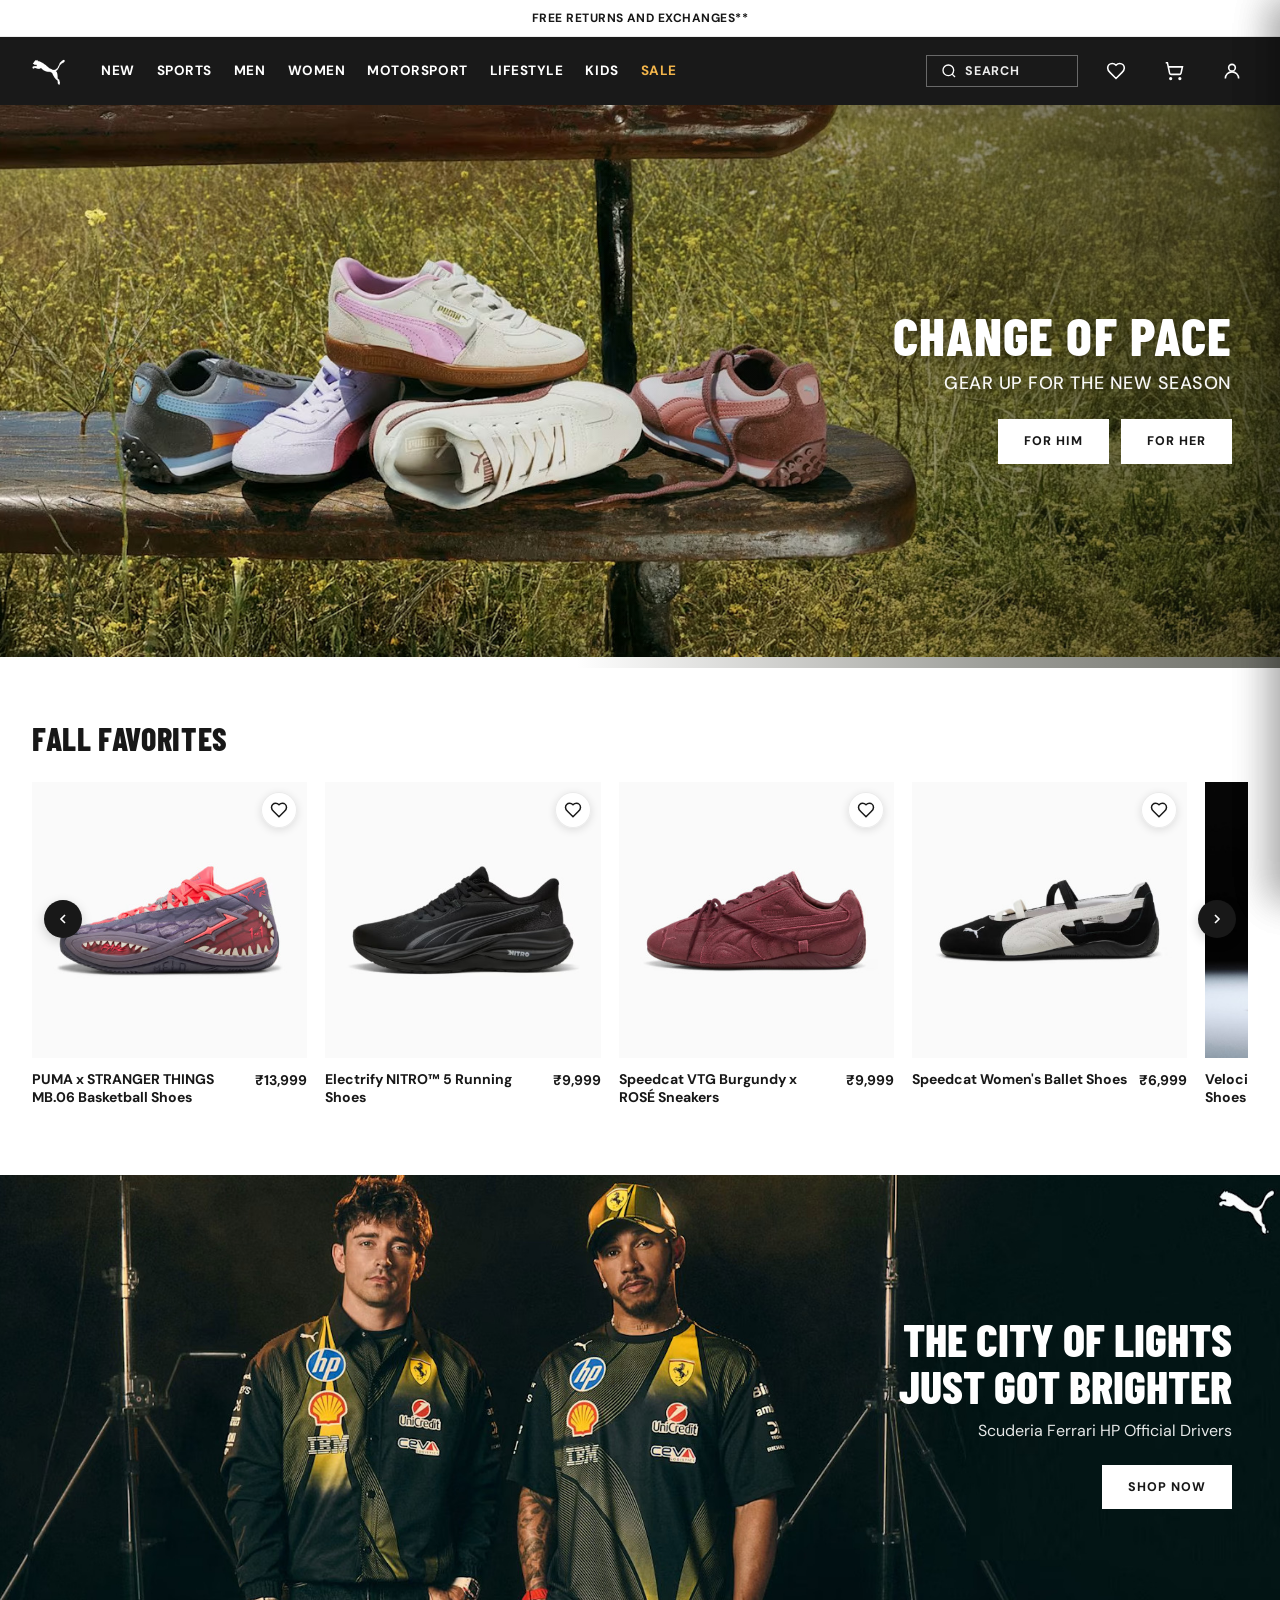
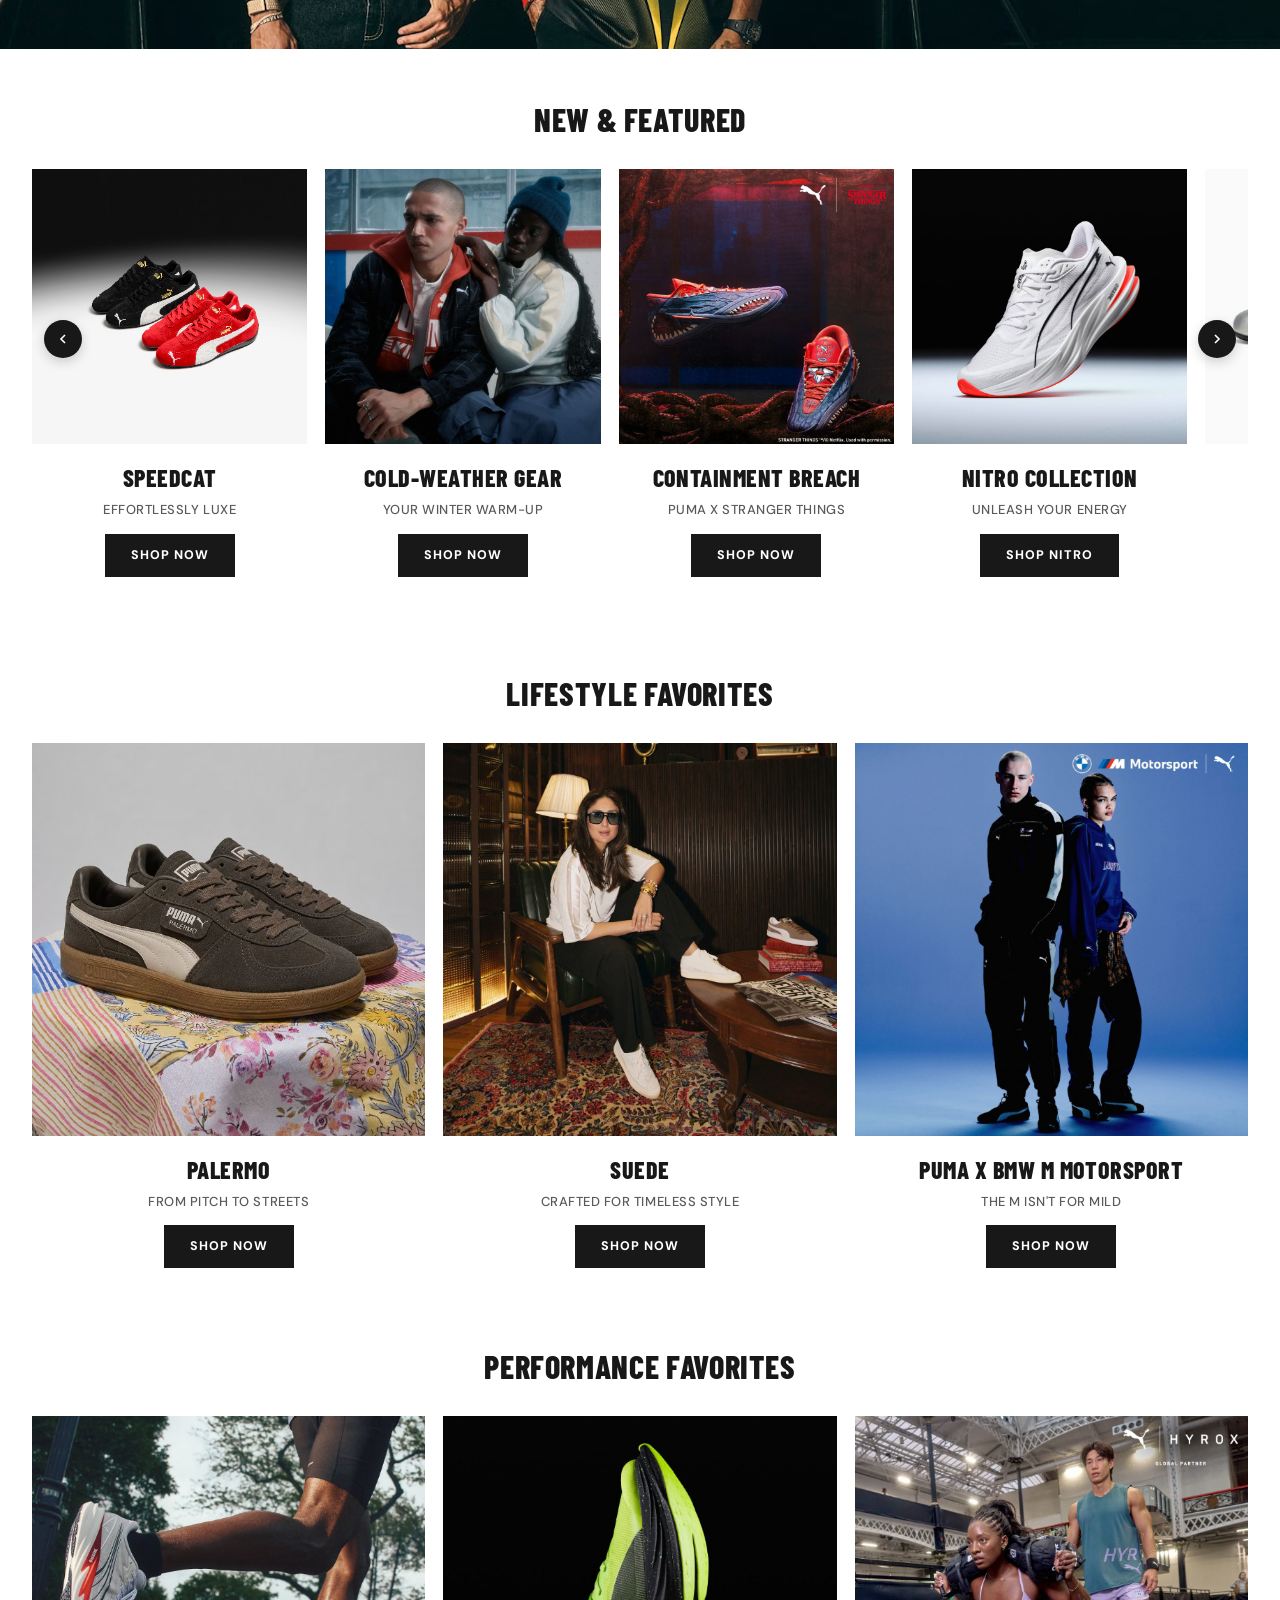
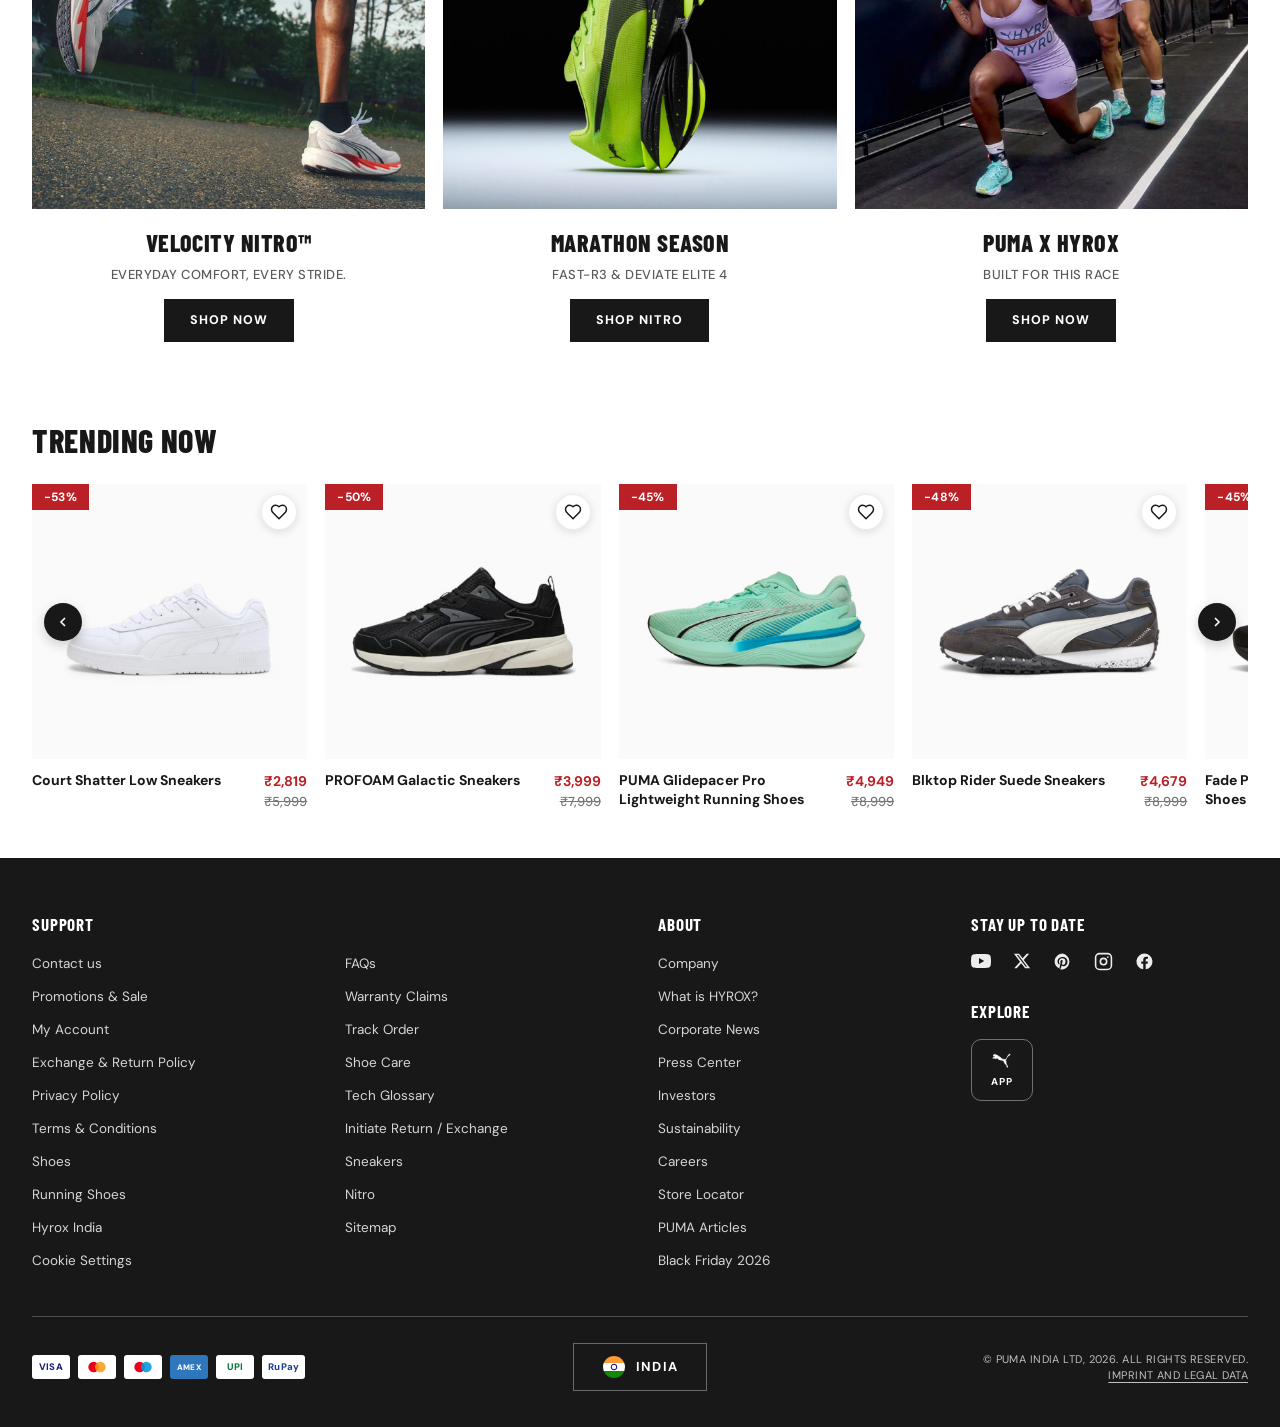
<file: index.html>
<!doctype html>
<html lang="en">

<head>
  <meta charset="UTF-8" />
  <meta name="viewport" content="width=device-width, initial-scale=1.0" />
  <title>PUMA India — Official Storefront Clone</title>
  <meta name="description"
    content="Responsive PUMA India e-commerce storefront clone built with semantic HTML and pure CSS, featuring campaign banners, product carousels, and interactive category filter sidebars." />
  <meta property="og:title" content="PUMA India — Official Storefront Clone" />
  <meta property="og:description"
    content="Responsive PUMA India e-commerce storefront clone built with semantic HTML and pure CSS, featuring campaign banners, product carousels, and interactive category filter sidebars." />
  <meta property="og:type" content="website" />
  <meta name="twitter:card" content="summary_large_image" />
  <link rel="preconnect" href="https://fonts.googleapis.com" />
  <link rel="preconnect" href="https://fonts.gstatic.com" crossorigin />
  <link
    href="https://fonts.googleapis.com/css2?family=Barlow+Condensed:wght@600;700;800&family=DM+Sans:wght@400;500;600;700&display=swap"
    rel="stylesheet" />
  <link rel="stylesheet" href="puma.css" />
</head>

<body>
  <!-- Mobile Drawer Toggle (Pure CSS Checkbox) -->
  <input type="checkbox" id="nav-drawer-toggle" class="sr-only" aria-hidden="true" />

  <!-- Slim Top Announcement Bar -->
  <div class="promo-bar">FREE RETURNS AND EXCHANGES**</div>

  <!-- ===================================================================
         1. Responsive Navigation Header
         =================================================================== -->
  <header class="site-header">
    <div class="header-inner">
      <div class="header-left">
        <label for="nav-drawer-toggle" class="mobile-menu-trigger" aria-label="Open navigation menu">
          <svg width="24" height="24" viewBox="0 0 24 24" fill="none" stroke="currentColor" stroke-width="2">
            <line x1="3" y1="6" x2="21" y2="6" />
            <line x1="3" y1="12" x2="21" y2="12" />
            <line x1="3" y1="18" x2="21" y2="18" />
          </svg>
        </label>

        <a href="#top" class="brand-logo" aria-label="PUMA Home">
          <img src="assets/aistudio/image_b6153493.png" alt="PUMA Logo" width="45" height="36" />
        </a>

        <nav class="primary-nav" aria-label="Main navigation">
          <div class="nav-item">
            <a href="new-season.html" class="nav-link">NEW</a>
            <div class="mega-menu">
              <div class="mega-grid--new">
                <ul class="mega-links">
                  <li><a href="new-season.html">Men's New Arrivals</a></li>
                  <li><a href="new-season.html">Women's New Arrivals</a></li>
                  <li><a href="new-season.html">Kid's New Arrivals</a></li>
                  <li><a href="new-season.html">NITRO ⚡</a></li>
                </ul>
                <ul class="mega-links">
                  <li><a href="new-season.html">SPEEDCAT</a></li>
                  <li><a href="new-season.html">PALERMO</a></li>
                  <li><a href="new-season.html">SUEDE</a></li>
                  <li><a href="new-season.html">PUMA PROJECT3</a></li>
                </ul>
                <ul class="mega-links">
                  <li><a href="new-season.html">PUMA x McLAREN RACING James Hunt Collection</a></li>
                  <li><a href="new-season.html">PUMA x STRANGER THINGS</a></li>
                </ul>
              </div>
            </div>
          </div>

          <div class="nav-item">
            <a href="sports.html" class="nav-link">SPORTS</a>
            <div class="mega-menu">
              <div class="mega-scroll-wrap">
                <div class="mega-grid--sports">
                  <div>
                    <div class="mega-heading">Running</div>
                    <ul class="mega-links">
                      <li><a href="sports.html">Shop All Running</a></li>
                      <li><a href="sports.html">NITRO™ ⚡</a></li>
                      <li><a href="sports.html">Carbon-Plated-Nitro</a></li>
                      <li><a href="sports.html">Road Running</a></li>
                      <li><a href="sports.html">Race Day</a></li>
                      <li><a href="sports.html">Trail Running</a></li>
                      <li><a href="sports.html">Track &amp; Field</a></li>
                      <li><a href="sports.html">Clothing</a></li>
                      <li><a href="sports.html">Accessories</a></li>
                      <li><a href="sports.html">Seasons Collection</a></li>
                      <li><a href="sports.html">Run Club</a></li>
                      <li><a href="sports.html">PUMA PROJECT3</a></li>
                    </ul>
                  </div>

                  <div>
                    <div class="mega-heading">Training</div>
                    <ul class="mega-links">
                      <li><a href="sports.html">Training Store</a></li>
                      <li><a href="sports.html">Gym Wear</a></li>
                      <li><a href="sports.html">PUMA x HYROX</a></li>
                      <li><a href="sports.html">Shoes</a></li>
                      <li><a href="sports.html">Gym Bags &amp; Accessories</a></li>
                      <li><a href="sports.html">Yoga</a></li>
                    </ul>
                  </div>

                  <div>
                    <div class="mega-heading">Football</div>
                    <ul class="mega-links">
                      <li><a href="sports.html">Football Store</a></li>
                      <li><a href="sports.html">Bengaluru FC</a></li>
                      <li><a href="sports.html">Manchester City FC</a></li>
                      <li><a href="sports.html">Portugal</a></li>
                      <li><a href="sports.html">AC Milan</a></li>
                      <li><a href="sports.html">BVB</a></li>
                      <li><a href="sports.html">Mumbai City FC</a></li>
                      <li><a href="sports.html">Firm/Artificial Ground Boots</a></li>
                      <li><a href="sports.html">Turf Trainers</a></li>
                      <li><a href="sports.html">Indoor Shoes</a></li>
                      <li><a href="sports.html">Clothing</a></li>
                      <li><a href="sports.html">Footballs &amp; Accessories</a></li>
                      <li><a href="sports.html">National Team Kits</a></li>
                    </ul>
                  </div>

                  <div>
                    <div class="mega-heading">Cricket</div>
                    <ul class="mega-links">
                      <li><a href="sports.html">PUMA x RCB</a></li>
                      <li><a href="sports.html">PUMA x DELHI CAPITALS</a></li>
                      <li><a href="sports.html">Cricket Shoes - Rubber</a></li>
                      <li><a href="sports.html">Cricket Shoes - Spike</a></li>
                      <li><a href="sports.html">Clothing</a></li>
                      <li><a href="sports.html">Cricket Gear &amp; Accessories</a></li>
                      <li><a href="sports.html">Cricket Store</a></li>
                    </ul>
                  </div>

                  <div>
                    <div class="mega-heading">Basketball</div>
                    <ul class="mega-links">
                      <li><a href="sports.html">Shoes</a></li>
                      <li><a href="sports.html">Clothing</a></li>
                    </ul>
                  </div>

                  <div>
                    <div class="mega-heading">Badminton</div>
                    <ul class="mega-links">
                      <li><a href="sports.html">Non-marking Shoes</a></li>
                      <li><a href="sports.html">Badminton Store</a></li>
                    </ul>
                  </div>

                  <div>
                    <div class="mega-heading">Running Guides</div>
                    <ul class="mega-links">
                      <li><a href="sports.html">Select Your First Running Shoes</a></li>
                      <li><a href="sports.html">Beginner's Guide to Running</a></li>
                      <li><a href="sports.html">10K Running Guide &amp; Training Plan</a></li>
                      <li><a href="sports.html">Marathon Running Shoes Guide</a></li>
                      <li><a href="sports.html">Carbon Plate Running Shoes Guide</a></li>
                      <li><a href="sports.html">Flat Feet Running Shoes Guide</a></li>
                      <li><a href="sports.html">Wide Feet Running Shoes Guide</a></li>
                    </ul>
                  </div>
                </div>
              </div>
            </div>
          </div>

          <!-- MEN -->
          <div class="nav-item">
            <a href="men.html" class="nav-link">MEN</a>
            <div class="mega-menu">
              <div class="mega-grid--5">
                <div>
                  <div class="mega-heading">Shoes</div>
                  <ul class="mega-links">
                    <li><a href="new-season.html">All Men's Shoes</a></li>
                    <li><a href="sports.html">Running Shoes</a></li>
                    <li><a href="new-season.html">NITRO™ Running ⚡</a></li>
                    <li><a href="new-season.html">Sneakers &amp; Classics</a></li>
                    <li><a href="new-season.html">Palermo</a></li>
                    <li><a href="new-season.html">Speedcat OG</a></li>
                    <li><a href="new-season.html">Suede</a></li>
                    <li><a href="sports.html">Training &amp; Gym Shoes</a></li>
                    <li><a href="sports.html">Football Boots</a></li>
                    <li><a href="sports.html">Cricket Shoes</a></li>
                    <li><a href="sports.html">Badminton &amp; Tennis</a></li>
                    <li><a href="new-season.html">Slides &amp; Sandals</a></li>
                  </ul>
                </div>

                <div>
                  <div class="mega-heading">Clothing</div>
                  <ul class="mega-links">
                    <li><a href="new-season.html">All Men's Clothing</a></li>
                    <li><a href="new-season.html">T-Shirts &amp; Polos</a></li>
                    <li><a href="new-season.html">Shorts</a></li>
                    <li><a href="new-season.html">Track Pants &amp; Joggers</a></li>
                    <li><a href="new-season.html">Sweatshirts &amp; Hoodies</a></li>
                    <li><a href="new-season.html">Jackets &amp; Windbreakers</a></li>
                    <li><a href="sports.html">Football Jerseys</a></li>
                    <li><a href="sports.html">Cricket Team Kits</a></li>
                    <li><a href="sports.html">Gym Wear &amp; Tanks</a></li>
                    <li><a href="new-season.html">Innerwear &amp; Loungewear</a></li>
                  </ul>
                </div>

                <div>
                  <div class="mega-heading">Sports</div>
                  <ul class="mega-links">
                    <li><a href="sports.html">Running Store</a></li>
                    <li><a href="sports.html">Training &amp; Gym</a></li>
                    <li><a href="sports.html">Football Store</a></li>
                    <li><a href="sports.html">Cricket Store</a></li>
                    <li><a href="sports.html">Basketball</a></li>
                    <li><a href="sports.html">Badminton</a></li>
                    <li><a href="sports.html">PUMA x HYROX</a></li>
                    <li><a href="motorsport.html">Motorsport Racing</a></li>
                  </ul>
                </div>

                <div>
                  <div class="mega-heading">Accessories</div>
                  <ul class="mega-links">
                    <li><a href="new-season.html">All Accessories</a></li>
                    <li><a href="new-season.html">Backpacks &amp; Bags</a></li>
                    <li><a href="new-season.html">Caps &amp; Beanies</a></li>
                    <li><a href="new-season.html">Socks (Multi-packs)</a></li>
                    <li><a href="new-season.html">Water Bottles &amp; Shakers</a></li>
                    <li><a href="new-season.html">Wallets &amp; Belts</a></li>
                    <li><a href="sports.html">Gym Gloves &amp; Gear</a></li>
                  </ul>
                </div>

                <div>
                  <div class="mega-heading">Featured</div>
                  <ul class="mega-links">
                    <li><a href="new-season.html">Men's New Arrivals</a></li>
                    <li><a href="new-season.html">Bestsellers</a></li>
                    <li><a href="new-season.html">Speedcat Collection</a></li>
                    <li><a href="new-season.html">PUMA x STRANGER THINGS</a></li>
                    <li><a href="new-season.html">PUMA x McLAREN RACING</a></li>
                    <li><a href="sports.html">PUMA x RCB Official</a></li>
                    <li><a href="sports.html">Manchester City FC Kits</a></li>
                    <li><a href="motorsport.html">Scuderia Ferrari HP</a></li>
                  </ul>
                </div>
              </div>
            </div>
          </div>

          <!-- WOMEN -->
          <div class="nav-item">
            <a href="women.html" class="nav-link">WOMEN</a>
            <div class="mega-menu">
              <div class="mega-grid--5">
                <div>
                  <div class="mega-heading">Shoes</div>
                  <ul class="mega-links">
                    <li><a href="new-season.html">All Women's Shoes</a></li>
                    <li><a href="sports.html">Running Shoes</a></li>
                    <li><a href="new-season.html">NITRO™ Running ⚡</a></li>
                    <li><a href="new-season.html">Speedcat &amp; Ballet</a></li>
                    <li><a href="new-season.html">Palermo</a></li>
                    <li><a href="new-season.html">Suede Classics</a></li>
                    <li><a href="new-season.html">Platform &amp; Chunky Sneakers</a></li>
                    <li><a href="sports.html">Walking &amp; Gym Shoes</a></li>
                    <li><a href="new-season.html">Slides &amp; Flip-Flops</a></li>
                    <li><a href="sports.html">Badminton &amp; Court</a></li>
                  </ul>
                </div>

                <div>
                  <div class="mega-heading">Clothing</div>
                  <ul class="mega-links">
                    <li><a href="new-season.html">All Women's Clothing</a></li>
                    <li><a href="new-season.html">T-Shirts &amp; Tops</a></li>
                    <li><a href="new-season.html">Sports Bras</a></li>
                    <li><a href="new-season.html">Leggings &amp; Tights</a></li>
                    <li><a href="new-season.html">Shorts &amp; Skirts</a></li>
                    <li><a href="new-season.html">Sweatshirts &amp; Hoodies</a></li>
                    <li><a href="new-season.html">Jackets &amp; Outerwear</a></li>
                    <li><a href="new-season.html">Tracksuits &amp; Loungewear</a></li>
                    <li><a href="new-season.html">Dresses &amp; Jumpsuits</a></li>
                  </ul>
                </div>

                <div>
                  <div class="mega-heading">Sports</div>
                  <ul class="mega-links">
                    <li><a href="sports.html">Running Store</a></li>
                    <li><a href="sports.html">Training &amp; Gym</a></li>
                    <li><a href="sports.html">Yoga &amp; Studio</a></li>
                    <li><a href="sports.html">Badminton</a></li>
                    <li><a href="sports.html">Walking &amp; Everyday</a></li>
                    <li><a href="sports.html">PUMA x HYROX</a></li>
                  </ul>
                </div>

                <div>
                  <div class="mega-heading">Accessories</div>
                  <ul class="mega-links">
                    <li><a href="new-season.html">All Women's Accessories</a></li>
                    <li><a href="new-season.html">Tote Bags &amp; Shoppers</a></li>
                    <li><a href="new-season.html">Backpacks &amp; Waist Bags</a></li>
                    <li><a href="new-season.html">Caps &amp; Headbands</a></li>
                    <li><a href="new-season.html">Socks &amp; Training Gloves</a></li>
                    <li><a href="sports.html">Yoga Mats &amp; Bottles</a></li>
                  </ul>
                </div>

                <div>
                  <div class="mega-heading">Featured</div>
                  <ul class="mega-links">
                    <li><a href="new-season.html">Women's New Arrivals</a></li>
                    <li><a href="new-season.html">Speedcat VTG x ROSÉ</a></li>
                    <li><a href="new-season.html">Palermo Pastel Pack</a></li>
                    <li><a href="new-season.html">Softride Comfort Series</a></li>
                    <li><a href="new-season.html">Studio Luxe Collection</a></li>
                    <li><a href="new-season.html">PUMA SELECT Women</a></li>
                  </ul>
                </div>
              </div>
            </div>
          </div>

          <!-- MOTORSPORT -->
          <div class="nav-item">
            <a href="motorsport.html" class="nav-link">MOTORSPORT</a>
            <div class="mega-menu">
              <div class="mega-grid">
                <div>
                  <div class="mega-heading">Teams &amp; Brands</div>
                  <ul class="mega-links">
                    <li><a href="motorsport.html">Scuderia Ferrari HP</a></li>
                    <li><a href="new-season.html">Mercedes-AMG PETRONAS F1</a></li>
                    <li><a href="new-season.html">BMW M Motorsport</a></li>
                    <li><a href="new-season.html">Porsche Legacy</a></li>
                    <li><a href="new-season.html">McLaren Racing</a></li>
                    <li><a href="new-season.html">Williams Racing</a></li>
                  </ul>
                </div>

                <div>
                  <div class="mega-heading">Footwear</div>
                  <ul class="mega-links">
                    <li><a href="new-season.html">Speedcat OG</a></li>
                    <li><a href="new-season.html">Speedcat Mid &amp; Low</a></li>
                    <li><a href="new-season.html">Neo Cat &amp; Drift Cat</a></li>
                    <li><a href="new-season.html">Future Cat Classics</a></li>
                    <li><a href="new-season.html">Kart Cat Track Shoes</a></li>
                    <li><a href="motorsport.html">Ferrari Official Footwear</a></li>
                    <li><a href="new-season.html">BMW M Motorsport Shoes</a></li>
                  </ul>
                </div>

                <div>
                  <div class="mega-heading">Apparel</div>
                  <ul class="mega-links">
                    <li><a href="new-season.html">F1 Team Replica Polos</a></li>
                    <li><a href="new-season.html">Graphic Tees &amp; Pit Shirts</a></li>
                    <li><a href="new-season.html">Track Jackets &amp; Sweaters</a></li>
                    <li><a href="new-season.html">Hoodies &amp; Zip-Ups</a></li>
                    <li><a href="new-season.html">Race Day Pants &amp; Shorts</a></li>
                    <li><a href="new-season.html">Team Caps &amp; Headwear</a></li>
                  </ul>
                </div>

                <div>
                  <div class="mega-heading">Exclusive Drops</div>
                  <ul class="mega-links">
                    <li><a href="new-season.html">James Hunt x McLaren Racing</a></li>
                    <li><a href="motorsport.html">Scuderia Ferrari Miami Special</a></li>
                    <li><a href="new-season.html">50 Years of BMW M</a></li>
                    <li><a href="new-season.html">Porsche 911 Turbo 50Y</a></li>
                    <li><a href="new-season.html">Motorsport Bags &amp; Backpacks</a></li>
                  </ul>
                </div>
              </div>
            </div>
          </div>

          <!-- LIFESTYLE -->
          <div class="nav-item">
            <a href="lifestyle.html" class="nav-link">LIFESTYLE</a>
            <div class="mega-menu">
              <div class="mega-grid">
                <div>
                  <div class="mega-heading">Iconic Silhouettes</div>
                  <ul class="mega-links">
                    <li><a href="new-season.html">Palermo</a></li>
                    <li><a href="new-season.html">Suede Classic</a></li>
                    <li><a href="new-season.html">Speedcat</a></li>
                    <li><a href="new-season.html">Slipstream</a></li>
                    <li><a href="new-season.html">CA Pro</a></li>
                    <li><a href="new-season.html">Clyde</a></li>
                    <li><a href="new-season.html">Easy Rider</a></li>
                    <li><a href="new-season.html">Blktop Rider</a></li>
                  </ul>
                </div>

                <div>
                  <div class="mega-heading">Footwear Styles</div>
                  <ul class="mega-links">
                    <li><a href="new-season.html">Retro Court Sneakers</a></li>
                    <li><a href="new-season.html">Platform &amp; Chunky Shoes</a></li>
                    <li><a href="new-season.html">Low Profile Terrace Shoes</a></li>
                    <li><a href="new-season.html">Suede &amp; Gum Sole</a></li>
                    <li><a href="new-season.html">Slip-Ons &amp; Slides</a></li>
                    <li><a href="new-season.html">Archive Reissues</a></li>
                  </ul>
                </div>

                <div>
                  <div class="mega-heading">Streetwear Apparel</div>
                  <ul class="mega-links">
                    <li><a href="new-season.html">Oversized Graphic Tees</a></li>
                    <li><a href="new-season.html">Cargo Pants &amp; Parachutes</a></li>
                    <li><a href="new-season.html">Archive Tracksuits &amp; T7</a></li>
                    <li><a href="new-season.html">Retro Sweatshirts &amp; Hoodies</a></li>
                    <li><a href="new-season.html">Varsity &amp; Bomber Jackets</a></li>
                    <li><a href="new-season.html">Street Caps &amp; Buckets</a></li>
                  </ul>
                </div>

                <div>
                  <div class="mega-heading">Collaborations</div>
                  <ul class="mega-links">
                    <li><a href="new-season.html">PUMA x STRANGER THINGS</a></li>
                    <li><a href="new-season.html">PUMA x ROSÉ</a></li>
                    <li><a href="new-season.html">PUMA SELECT</a></li>
                    <li><a href="new-season.html">PUMA PROJECT3</a></li>
                    <li><a href="new-season.html">PUMA x PALM TREE CREW</a></li>
                    <li><a href="new-season.html">PUMA x PLEASURES</a></li>
                  </ul>
                </div>
              </div>
            </div>
          </div>

          <!-- KIDS -->
          <div class="nav-item">
            <a href="kids.html" class="nav-link">KIDS</a>
            <div class="mega-menu">
              <div class="mega-grid">
                <div>
                  <div class="mega-heading">Boys (4-16 Y)</div>
                  <ul class="mega-links">
                    <li><a href="new-season.html">All Boys' Shoes</a></li>
                    <li><a href="new-season.html">Sneakers &amp; Classics</a></li>
                    <li><a href="sports.html">Running Shoes</a></li>
                    <li><a href="sports.html">Football Boots</a></li>
                    <li><a href="new-season.html">T-Shirts &amp; Polos</a></li>
                    <li><a href="new-season.html">Shorts &amp; Track Pants</a></li>
                    <li><a href="new-season.html">Hoodies &amp; Jackets</a></li>
                  </ul>
                </div>

                <div>
                  <div class="mega-heading">Girls (4-16 Y)</div>
                  <ul class="mega-links">
                    <li><a href="new-season.html">All Girls' Shoes</a></li>
                    <li><a href="new-season.html">Sneakers &amp; Lifestyle</a></li>
                    <li><a href="sports.html">Running Shoes</a></li>
                    <li><a href="new-season.html">Sandals &amp; Slides</a></li>
                    <li><a href="new-season.html">Tops &amp; T-Shirts</a></li>
                    <li><a href="new-season.html">Tights &amp; Shorts</a></li>
                    <li><a href="new-season.html">Tracksuits &amp; Sets</a></li>
                  </ul>
                </div>

                <div>
                  <div class="mega-heading">Infants (0-4 Y)</div>
                  <ul class="mega-links">
                    <li><a href="new-season.html">Infant Hook &amp; Loop Shoes</a></li>
                    <li><a href="new-season.html">First Walkers &amp; Crib</a></li>
                    <li><a href="new-season.html">Baby Clothing Sets</a></li>
                    <li><a href="new-season.html">Mini Suede &amp; Palermo</a></li>
                    <li><a href="new-season.html">Kids Softride</a></li>
                  </ul>
                </div>

                <div>
                  <div class="mega-heading">Popular</div>
                  <ul class="mega-links">
                    <li><a href="new-season.html">Back to School</a></li>
                    <li><a href="new-season.html">Softride Kids Comfort</a></li>
                    <li><a href="new-season.html">Character Collabs</a></li>
                    <li><a href="sports.html">Manchester City Kids Kits</a></li>
                    <li><a href="motorsport.html">Scuderia Ferrari Kids</a></li>
                    <li><a href="#trending-now">Kids Sale (Up to 50% Off)</a></li>
                  </ul>
                </div>
              </div>
            </div>
          </div>

          <!-- SALE -->
          <div class="nav-item">
            <a href="sale.html" class="nav-link nav-link--sale">SALE</a>
            <div class="mega-menu">
              <div class="mega-grid">
                <div>
                  <div class="mega-heading">Shop By Department</div>
                  <ul class="mega-links">
                    <li><a href="new-season.html">Men's Sale <span class="mega-badge-sale">UP TO 50%</span></a></li>
                    <li><a href="new-season.html">Women's Sale <span class="mega-badge-sale">UP TO 50%</span></a></li>
                    <li><a href="new-season.html">Kids' Sale <span class="mega-badge-sale">UP TO 60%</span></a></li>
                    <li><a href="new-season.html">Footwear Clearance</a></li>
                    <li><a href="new-season.html">Clothing Sale</a></li>
                    <li><a href="new-season.html">Accessories Under ₹999</a></li>
                    <li><a href="#trending-now">Deals of the Week</a></li>
                  </ul>
                </div>

                <div>
                  <div class="mega-heading">Shop By Discount</div>
                  <ul class="mega-links">
                    <li><a href="new-season.html">Flat 30% Off</a></li>
                    <li><a href="new-season.html">Flat 40% Off</a></li>
                    <li><a href="new-season.html">Flat 50% Off &amp; Above</a></li>
                    <li><a href="new-season.html">Extra 5% Off on Prepaid</a></li>
                    <li><a href="new-season.html">Buy 2 Get Extra 10%</a></li>
                    <li><a href="#trending-now">Outlet Specials</a></li>
                  </ul>
                </div>

                <div>
                  <div class="mega-heading">Shop By Price</div>
                  <ul class="mega-links">
                    <li><a href="new-season.html">Under ₹1,499</a></li>
                    <li><a href="new-season.html">Under ₹1,999 (Free Delivery)</a></li>
                    <li><a href="new-season.html">₹1,999 - ₹3,499</a></li>
                    <li><a href="new-season.html">₹3,499 - ₹5,999</a></li>
                    <li><a href="new-season.html">Premium Footwear Under ₹6,999</a></li>
                  </ul>
                </div>

                <div>
                  <div class="mega-heading">Trending Deals</div>
                  <ul class="mega-links">
                    <li><a href="new-season.html">Speedcat &amp; Terrace Deals</a></li>
                    <li><a href="sports.html">Running NITRO™ On Sale</a></li>
                    <li><a href="motorsport.html">Motorsport Clearance</a></li>
                    <li><a href="new-season.html">Winterwear Clearance</a></li>
                    <li><a href="#trending-now">Court Shatter Low (From ₹4,999)</a></li>
                    <li><a href="#trending-now">PROFOAM Galactic (From ₹4,499)</a></li>
                  </ul>
                </div>
              </div>
            </div>
          </div>
        </nav>
      </div>

      <div class="header-right">
        <form action="new-season.html" class="search-box" role="search">
          <svg width="16" height="16" viewBox="0 0 24 24" fill="none" stroke="currentColor" stroke-width="2"
            aria-hidden="true">
            <circle cx="11" cy="11" r="8" />
            <path d="m21 21-4.3-4.3" />
          </svg>
          <label for="header-search" class="sr-only">Search PUMA products</label>
          <input id="header-search" type="search" class="search-input" placeholder="SEARCH" />
        </form>

        <button type="button" class="icon-btn" id="wishlistButton" aria-label="Wishlist">
          <svg width="20" height="20" viewBox="0 0 24 24" fill="none" stroke="currentColor" stroke-width="1.9">
            <path
              d="M19 14c1.49-1.46 3-3.21 3-5.5A5.5 5.5 0 0 0 16.5 3c-1.76 0-3 .5-4.5 2-1.5-1.5-2.74-2-4.5-2A5.5 5.5 0 0 0 2 8.5c0 2.3 1.5 4.05 3 5.5l7 7Z" />
          </svg>
          <span class="badge-count" id="wishlistCount" data-empty="true">0</span>
        </button>

        <button type="button" class="icon-btn" id="cartButton" aria-label="Shopping Cart">
          <svg width="20" height="20" viewBox="0 0 24 24" fill="none" stroke="currentColor" stroke-width="1.9">
            <circle cx="8" cy="21" r="1" />
            <circle cx="19" cy="21" r="1" />
            <path d="M2.05 2.05h2l2.66 12.42a2 2 0 0 0 2 1.58h9.78a2 2 0 0 0 1.95-1.57l1.65-7.43H5.12" />
          </svg>
          <span class="badge-count" id="cartCount" data-empty="true">0</span>
        </button>

        <button type="button" class="icon-btn" id="accountButton" aria-label="My Account">
          <svg width="20" height="20" viewBox="0 0 24 24" fill="none" stroke="currentColor" stroke-width="1.9">
            <circle cx="12" cy="8" r="4" />
            <path d="M20 21a8 8 0 0 0-16 0" />
          </svg>
          <span class="account-dot" id="accountDot" aria-hidden="true"></span>
        </button>
      </div>
    </div>
  </header>

  <!-- Pure-CSS Slide-Out Mobile Navigation Drawer -->
  <div class="mobile-nav-drawer" aria-label="Mobile Navigation">
    <label for="nav-drawer-toggle" class="mobile-nav-backdrop" aria-label="Close navigation menu"></label>
    <div class="mobile-nav-panel">
      <div class="mobile-drawer-head">
        <span class="footer-col-title" style="margin: 0">PUMA MENU</span>
        <label for="nav-drawer-toggle" class="mobile-drawer-close" aria-label="Close menu">
          <svg width="24" height="24" viewBox="0 0 24 24" fill="none" stroke="currentColor" stroke-width="2">
            <path d="M18 6 6 18" />
            <path d="m6 6 12 12" />
          </svg>
        </label>
      </div>
      <nav class="mobile-drawer-links">
        <a href="new-season.html">NEW SEASON <span>&rsaquo;</span></a>
        <a href="sports.html">SPORTS <span>&rsaquo;</span></a>
        <a href="men.html">MEN <span>&rsaquo;</span></a>
        <a href="women.html">WOMEN <span>&rsaquo;</span></a>
        <a href="#fall-favorites">FALL FAVORITES <span>&rsaquo;</span></a>
        <a href="motorsport.html">MOTORSPORT &amp; FERRARI <span>&rsaquo;</span></a>
        <a href="lifestyle.html">LIFESTYLE FAVORITES <span>&rsaquo;</span></a>
        <a href="#performance-favorites">PERFORMANCE FAVORITES <span>&rsaquo;</span></a>
        <a href="sale.html">SALE (UP TO 55% OFF) <span>&rsaquo;</span></a>
      </nav>
    </div>
  </div>

  <main id="top">
    <!-- =================================================================
           Hero Banner ("CHANGE OF PACE")
           ================================================================= -->
    <section class="hero-banner" aria-label="Change of Pace Campaign">
      <img src="assets/puma/hero_banner.jpg"
        alt="PUMA Palermo and Easy Rider sneakers arranged on a wooden bench in a sunlit field" class="hero-media" />
      <div class="hero-scrim" aria-hidden="true"></div>
      <div class="hero-overlay">
        <div class="hero-content">
          <h1 class="hero-title">CHANGE OF PACE</h1>
          <p class="hero-subtitle">GEAR UP FOR THE NEW SEASON</p>
          <div class="hero-actions">
            <a href="men.html" class="btn-white">FOR HIM</a>
            <a href="new-season.html" class="btn-white">FOR HER</a>
          </div>
        </div>
      </div>
    </section>

    <!-- =================================================================
           2. FALL FAVORITES
           ================================================================= -->
    <section id="fall-favorites" class="store-section" aria-labelledby="fall-heading">
      <h2 id="fall-heading" class="section-heading">FALL FAVORITES</h2>
      <div class="carousel-wrap">
        <a href="#fall-card-1" class="carousel-arrow carousel-arrow--prev" aria-label="Previous Fall Favorites">
          <svg width="16" height="16" viewBox="0 0 24 24" fill="none" stroke="currentColor" stroke-width="2.4">
            <path d="m15 18-6-6 6-6" />
          </svg>
        </a>

        <div class="carousel-row">
          <article id="fall-card-1" class="shoe-card" data-id="fall-stranger-things">
            <div class="shoe-card-media">
              <img src="assets/puma/fall_stranger_things.jpg" alt="PUMA x STRANGER THINGS MB.06 Basketball Shoes" />
            </div>
            <div class="shoe-card-meta">
              <span class="shoe-card-title">PUMA x STRANGER THINGS MB.06 Basketball Shoes</span>
              <div class="shoe-card-prices">
                <span class="price-current">₹13,999</span>
              </div>
            </div>
          </article>

          <article class="shoe-card" data-id="fall-electrify-nitro">
            <div class="shoe-card-media">
              <img src="assets/puma/fall_electrify_nitro.jpg" alt="Electrify NITRO 5 Running Shoes in Triple Black" />
            </div>
            <div class="shoe-card-meta">
              <span class="shoe-card-title">Electrify NITRO™ 5 Running Shoes</span>
              <div class="shoe-card-prices">
                <span class="price-current">₹9,999</span>
              </div>
            </div>
          </article>

          <article class="shoe-card" data-id="fall-speedcat-burgundy">
            <div class="shoe-card-media">
              <img src="assets/puma/fall_speedcat_burgundy.jpg" alt="Speedcat VTG Burgundy x ROSÉ Suede Sneakers" />
            </div>
            <div class="shoe-card-meta">
              <span class="shoe-card-title">Speedcat VTG Burgundy x ROSÉ Sneakers</span>
              <div class="shoe-card-prices">
                <span class="price-current">₹9,999</span>
              </div>
            </div>
          </article>

          <article class="shoe-card" data-id="fall-speedcat-ballet">
            <div class="shoe-card-media">
              <img src="assets/puma/fall_speedcat_ballet.jpg" alt="Speedcat Women's Ballet Shoes in Black and White" />
            </div>
            <div class="shoe-card-meta">
              <span class="shoe-card-title">Speedcat Women's Ballet Shoes</span>
              <div class="shoe-card-prices">
                <span class="price-current">₹6,999</span>
              </div>
            </div>
          </article>

          <article id="fall-card-5" class="shoe-card" data-id="nf-nitro">
            <div class="shoe-card-media">
              <img src="assets/puma/nf_nitro.jpg" alt="Velocity NITRO White and Red Running Shoes" />
            </div>
            <div class="shoe-card-meta">
              <span class="shoe-card-title">Velocity NITRO™ 4 Running Shoes</span>
              <div class="shoe-card-prices">
                <span class="price-current">₹11,999</span>
              </div>
            </div>
          </article>
        </div>

        <a href="#fall-card-5" class="carousel-arrow carousel-arrow--next" aria-label="Scroll to next Fall Favorites">
          <svg width="16" height="16" viewBox="0 0 24 24" fill="none" stroke="currentColor" stroke-width="2.4">
            <path d="m9 18 6-6-6-6" />
          </svg>
        </a>
      </div>
    </section>

    <!-- =================================================================
           3. Scuderia Ferrari Banner
           ================================================================= -->
    <section id="ferrari-spotlight" class="ferrari-banner" aria-label="Scuderia Ferrari HP Official Drivers">
      <img src="assets/puma/ferrari_banner.jpg"
        alt="Charles Leclerc and Lewis Hamilton wearing Scuderia Ferrari HP official teamwear" class="ferrari-media" />
      <div class="ferrari-overlay">
        <div class="ferrari-content">
          <h2 class="ferrari-title">THE CITY OF LIGHTS JUST GOT BRIGHTER</h2>
          <p class="ferrari-subtitle">Scuderia Ferrari HP Official Drivers</p>
          <div class="ferrari-actions">
            <a href="new-season.html" class="btn-white">SHOP NOW</a>
          </div>
        </div>
      </div>
    </section>

    <!-- =================================================================
           4. NEW & FEATURED
           ================================================================= -->
    <section id="new-featured" class="store-section" aria-labelledby="nf-heading">
      <h2 id="nf-heading" class="section-heading section-heading--center">NEW &amp; FEATURED</h2>
      <div class="carousel-wrap">
        <a href="#nf-card-1" class="carousel-arrow carousel-arrow--prev" aria-label="Previous New &amp; Featured">
          <svg width="16" height="16" viewBox="0 0 24 24" fill="none" stroke="currentColor" stroke-width="2.4">
            <path d="m15 18-6-6 6-6" />
          </svg>
        </a>

        <div class="carousel-row">
          <article id="nf-card-1" class="editorial-card" data-id="nf-speedcat">
            <a href="new-season.html" class="editorial-card-media">
              <img src="assets/puma/nf_speedcat.jpg" alt="PUMA Speedcat OG in Red and Black Suede" />
            </a>
            <h3 class="editorial-card-title">SPEEDCAT</h3>
            <p class="editorial-card-sub">EFFORTLESSLY LUXE</p>
            <a href="new-season.html" class="btn-black editorial-card-cta">SHOP NOW</a>
          </article>

          <article class="editorial-card" data-id="nf-cold-weather">
            <a href="new-season.html" class="editorial-card-media">
              <img src="assets/puma/nf_cold_weather.jpg" alt="PUMA Cold-Weather Gear Winter Collection" />
            </a>
            <h3 class="editorial-card-title">COLD-WEATHER GEAR</h3>
            <p class="editorial-card-sub">YOUR WINTER WARM-UP</p>
            <a href="new-season.html" class="btn-black editorial-card-cta">SHOP NOW</a>
          </article>

          <article class="editorial-card" data-id="nf-containment">
            <a href="new-season.html" class="editorial-card-media">
              <img src="assets/puma/nf_containment.jpg" alt="Containment Breach PUMA x Stranger Things Shoe" />
            </a>
            <h3 class="editorial-card-title">CONTAINMENT BREACH</h3>
            <p class="editorial-card-sub">PUMA x STRANGER THINGS</p>
            <a href="new-season.html" class="btn-black editorial-card-cta">SHOP NOW</a>
          </article>

          <article class="editorial-card" data-id="nf-nitro">
            <a href="new-season.html" class="editorial-card-media">
              <img src="assets/puma/nf_nitro.jpg" alt="PUMA NITRO Collection Running Shoe" />
            </a>
            <h3 class="editorial-card-title">NITRO COLLECTION</h3>
            <p class="editorial-card-sub">UNLEASH YOUR ENERGY</p>
            <a href="new-season.html" class="btn-black editorial-card-cta">SHOP NITRO</a>
          </article>

          <article id="nf-card-5" class="editorial-card" data-id="ns-speedcat-metallic">
            <a href="new-season.html" class="editorial-card-media">
              <img src="assets/puma/ns_speedcat_metallic.jpg" alt="Speedcat Ballet Women's Metallic Shoes" />
            </a>
            <h3 class="editorial-card-title">SPEEDCAT BALLET</h3>
            <p class="editorial-card-sub">TRENDING SILHOUETTE</p>
            <a href="new-season.html" class="btn-black editorial-card-cta">SHOP NOW</a>
          </article>
        </div>

        <a href="#nf-card-5" class="carousel-arrow carousel-arrow--next" aria-label="Next New &amp; Featured">
          <svg width="16" height="16" viewBox="0 0 24 24" fill="none" stroke="currentColor" stroke-width="2.4">
            <path d="m9 18 6-6-6-6" />
          </svg>
        </a>
      </div>
    </section>

    <!-- =================================================================
           5. LIFESTYLE FAVORITES
           ================================================================= -->
    <section id="lifestyle-favorites" class="store-section" aria-labelledby="lifestyle-heading">
      <h2 id="lifestyle-heading" class="section-heading section-heading--center">LIFESTYLE FAVORITES</h2>
      <div class="editorial-grid-3">
        <article class="editorial-card" data-id="life-palermo">
          <a href="new-season.html" class="editorial-card-media">
            <img src="assets/puma/life_palermo.jpg" alt="PUMA Palermo Suede Sneakers in Espresso Brown" />
          </a>
          <h3 class="editorial-card-title">PALERMO</h3>
          <p class="editorial-card-sub">FROM PITCH TO STREETS</p>
          <a href="new-season.html" class="btn-black editorial-card-cta">SHOP NOW</a>
        </article>

        <article class="editorial-card" data-id="life-suede">
          <a href="new-season.html" class="editorial-card-media">
            <img src="assets/puma/life_suede.jpg" alt="PUMA Suede Classic Lifestyle Editorial" />
          </a>
          <h3 class="editorial-card-title">SUEDE</h3>
          <p class="editorial-card-sub">CRAFTED FOR TIMELESS STYLE</p>
          <a href="new-season.html" class="btn-black editorial-card-cta">SHOP NOW</a>
        </article>

        <article class="editorial-card" data-id="life-bmw">
          <a href="new-season.html" class="editorial-card-media">
            <img src="assets/puma/life_bmw.jpg" alt="PUMA x BMW M Motorsport Apparel and Footwear" />
          </a>
          <h3 class="editorial-card-title">PUMA X BMW M MOTORSPORT</h3>
          <p class="editorial-card-sub">THE M ISN'T FOR MILD</p>
          <a href="new-season.html" class="btn-black editorial-card-cta">SHOP NOW</a>
        </article>
      </div>
    </section>

    <!-- =================================================================
           6. PERFORMANCE FAVORITES
           ================================================================= -->
    <section id="performance-favorites" class="store-section" aria-labelledby="performance-heading">
      <h2 id="performance-heading" class="section-heading section-heading--center">PERFORMANCE FAVORITES</h2>
      <div class="editorial-grid-3">
        <article class="editorial-card" data-id="perf-velocity">
          <a href="sports.html" class="editorial-card-media">
            <img src="assets/puma/perf_velocity.jpg" alt="Runner wearing PUMA Velocity NITRO running shoes" />
          </a>
          <h3 class="editorial-card-title">VELOCITY NITRO™</h3>
          <p class="editorial-card-sub">EVERYDAY COMFORT, EVERY STRIDE.</p>
          <a href="sports.html" class="btn-black editorial-card-cta">SHOP NOW</a>
        </article>

        <article class="editorial-card" data-id="perf-marathon">
          <a href="sports.html" class="editorial-card-media">
            <img src="assets/puma/perf_marathon.jpg" alt="PUMA Fast-R3 and Deviate Elite 4 Marathon Shoes" />
          </a>
          <h3 class="editorial-card-title">MARATHON SEASON</h3>
          <p class="editorial-card-sub">FAST-R3 &amp; DEVIATE ELITE 4</p>
          <a href="sports.html" class="btn-black editorial-card-cta">SHOP NITRO</a>
        </article>

        <article class="editorial-card" data-id="perf-hyrox">
          <a href="sports.html" class="editorial-card-media">
            <img src="assets/puma/perf_hyrox.jpg" alt="Athletes training in PUMA x HYROX collection" />
          </a>
          <h3 class="editorial-card-title">PUMA X HYROX</h3>
          <p class="editorial-card-sub">BUILT FOR THIS RACE</p>
          <a href="sports.html" class="btn-black editorial-card-cta">SHOP NOW</a>
        </article>
      </div>
    </section>

    <!-- =================================================================
           7. TRENDING NOW
           ================================================================= -->
    <section id="trending-now" class="store-section" aria-labelledby="trending-heading">
      <h2 id="trending-heading" class="section-heading">TRENDING NOW</h2>
      <div class="carousel-wrap">
        <a href="#trend-card-1" class="carousel-arrow carousel-arrow--prev" aria-label="Previous trending products">
          <svg width="16" height="16" viewBox="0 0 24 24" fill="none" stroke="currentColor" stroke-width="2.4">
            <path d="m15 18-6-6 6-6" />
          </svg>
        </a>

        <div class="carousel-row">
          <article id="trend-card-1" class="shoe-card" data-id="trend-court-shatter">
            <div class="shoe-card-media">
              <span class="discount-tag">-53%</span>
              <img src="assets/puma/trend_court_shatter.jpg" alt="Court Shatter Low Sneakers in White" />
            </div>
            <div class="shoe-card-meta">
              <span class="shoe-card-title">Court Shatter Low Sneakers</span>
              <div class="shoe-card-prices">
                <span class="price-sale">₹2,819</span>
                <span class="price-old">₹5,999</span>
              </div>
            </div>
          </article>

          <article class="shoe-card" data-id="trend-profoam">
            <div class="shoe-card-media">
              <span class="discount-tag">-50%</span>
              <img src="assets/puma/trend_profoam.jpg" alt="PROFOAM Galactic Sneakers in Black" />
            </div>
            <div class="shoe-card-meta">
              <span class="shoe-card-title">PROFOAM Galactic Sneakers</span>
              <div class="shoe-card-prices">
                <span class="price-sale">₹3,999</span>
                <span class="price-old">₹7,999</span>
              </div>
            </div>
          </article>

          <article class="shoe-card" data-id="trend-glidepacer">
            <div class="shoe-card-media">
              <span class="discount-tag">-45%</span>
              <img src="assets/puma/trend_glidepacer.jpg" alt="PUMA Glidepacer Pro Lightweight Running Shoes in Mint" />
            </div>
            <div class="shoe-card-meta">
              <span class="shoe-card-title">PUMA Glidepacer Pro Lightweight Running Shoes</span>
              <div class="shoe-card-prices">
                <span class="price-sale">₹4,949</span>
                <span class="price-old">₹8,999</span>
              </div>
            </div>
          </article>

          <article class="shoe-card" data-id="trend-blktop">
            <div class="shoe-card-media">
              <span class="discount-tag">-48%</span>
              <img src="assets/puma/trend_blktop.jpg" alt="Blktop Rider Suede Sneakers in Charcoal" />
            </div>
            <div class="shoe-card-meta">
              <span class="shoe-card-title">Blktop Rider Suede Sneakers</span>
              <div class="shoe-card-prices">
                <span class="price-sale">₹4,679</span>
                <span class="price-old">₹8,999</span>
              </div>
            </div>
          </article>

          <article id="trend-card-5" class="shoe-card" data-id="fall-electrify-nitro">
            <div class="shoe-card-media">
              <span class="discount-tag">-45%</span>
              <img src="assets/puma/fall_electrify_nitro.jpg" alt="Fade NITRO Running Shoes in Black" />
            </div>
            <div class="shoe-card-meta">
              <span class="shoe-card-title">Fade Pro NITRO™ Running Shoes</span>
              <div class="shoe-card-prices">
                <span class="price-sale">₹5,499</span>
                <span class="price-old">₹9,999</span>
              </div>
            </div>
          </article>
        </div>

        <a href="#trend-card-5" class="carousel-arrow carousel-arrow--next" aria-label="Next trending products">
          <svg width="16" height="16" viewBox="0 0 24 24" fill="none" stroke="currentColor" stroke-width="2.4">
            <path d="m9 18 6-6-6-6" />
          </svg>
        </a>
      </div>
    </section>
  </main>

  <!-- ===================================================================
         8. Footer
         =================================================================== -->
  <footer id="footer-support" class="site-footer">
      <div class="footer-inner">
        <div class="footer-top-grid">
          <div>
            <h2 class="footer-col-title">SUPPORT</h2>
            <ul class="footer-links">
              <li><a href="index.html#footer-support">Contact us</a></li>
              <li><a href="sale.html">Promotions &amp; Sale</a></li>
              <li><a href="index.html#footer-support">My Account</a></li>
              <li><a href="index.html#footer-support">Exchange &amp; Return Policy</a></li>
              <li><a href="index.html#footer-support">Privacy Policy</a></li>
              <li><a href="index.html#footer-support">Terms &amp; Conditions</a></li>
              <li><a href="men.html">Shoes</a></li>
              <li><a href="sports.html">Running Shoes</a></li>
              <li><a href="sports.html">Hyrox India</a></li>
              <li><a href="index.html#footer-support">Cookie Settings</a></li>
            </ul>
          </div>

          <div>
            <h2 class="footer-col-title footer-col-title--spacer" aria-hidden="true">SUPPORT MORE</h2>
            <ul class="footer-links">
              <li><a href="index.html#footer-support">FAQs</a></li>
              <li><a href="index.html#footer-support">Warranty Claims</a></li>
              <li><a href="index.html#footer-support">Track Order</a></li>
              <li><a href="index.html#footer-support">Shoe Care</a></li>
              <li><a href="sports.html">Tech Glossary</a></li>
              <li><a href="index.html#footer-support">Initiate Return / Exchange</a></li>
              <li><a href="lifestyle.html">Sneakers</a></li>
              <li><a href="sports.html">Nitro</a></li>
              <li><a href="index.html">Sitemap</a></li>
            </ul>
          </div>

          <div>
            <h2 class="footer-col-title">ABOUT</h2>
            <ul class="footer-links">
              <li><a href="index.html#footer-support">Company</a></li>
              <li><a href="sports.html">What is HYROX?</a></li>
              <li><a href="index.html#footer-support">Corporate News</a></li>
              <li><a href="index.html#footer-support">Press Center</a></li>
              <li><a href="index.html#footer-support">Investors</a></li>
              <li><a href="index.html#footer-support">Sustainability</a></li>
              <li><a href="index.html#footer-support">Careers</a></li>
              <li><a href="index.html#footer-support">Store Locator</a></li>
              <li><a href="index.html#footer-support">PUMA Articles</a></li>
              <li><a href="index.html#trending-now">Black Friday 2026</a></li>
            </ul>
          </div>

          <div>
            <h2 class="footer-col-title">STAY UP TO DATE</h2>
            <div class="social-row">
              <a href="index.html#footer-support" class="social-link" aria-label="PUMA on YouTube">
                <svg width="20" height="20" viewBox="0 0 24 24" fill="currentColor">
                  <path d="M23.5 6.2a3 3 0 0 0-2.1-2.1C19.5 3.5 12 3.5 12 3.5s-7.5 0-9.4.6A3 3 0 0 0 .5 6.2 31.6 31.6 0 0 0 0 12a31.6 31.6 0 0 0 .5 5.8 3 3 0 0 0 2.1 2.1c1.9.6 9.4.6 9.4.6s7.5 0 9.4-.6a3 3 0 0 0 2.1-2.1A31.6 31.6 0 0 0 24 12a31.6 31.6 0 0 0-.5-5.8ZM9.6 15.6V8.4l6.3 3.6-6.3 3.6Z" />
                </svg>
              </a>
              <a href="index.html#footer-support" class="social-link" aria-label="PUMA on X">
                <svg width="18" height="18" viewBox="0 0 24 24" fill="currentColor">
                  <path d="M18.244 2.25h3.308l-7.227 8.26 8.502 11.24H16.17l-5.214-6.817L4.99 21.75H1.68l7.73-8.835L1.254 2.25H8.08l4.713 6.231zm-1.161 17.52h1.833L7.084 4.126H5.117z" />
                </svg>
              </a>
              <a href="index.html#footer-support" class="social-link" aria-label="PUMA on Pinterest">
                <svg width="19" height="19" viewBox="0 0 24 24" fill="currentColor">
                  <path d="M12 2a10 10 0 0 0-3.6 19.3c0-.8-.1-2 .1-2.9l1.1-4.6s-.3-.6-.3-1.4c0-1.3.8-2.3 1.7-2.3.8 0 1.2.6 1.2 1.3 0 .8-.5 2-.8 3.1-.2.9.5 1.7 1.4 1.7 1.7 0 3-1.8 3-4.3 0-2.3-1.6-3.9-4-3.9-2.7 0-4.3 2-4.3 4.2 0 .8.3 1.7.7 2.2.1.1.1.2.1.3l-.3 1.1c0 .2-.2.2-.3.1-1.2-.6-2-2.4-2-3.8 0-3.1 2.2-5.9 6.5-5.9 3.4 0 6.1 2.4 6.1 5.7 0 3.4-2.1 6.1-5.1 6.1-1 0-1.9-.5-2.3-1.1l-.6 2.4c-.2.9-.8 2-1.2 2.7A10 10 0 1 0 12 2Z" />
                </svg>
              </a>
              <a href="index.html#footer-support" class="social-link" aria-label="PUMA on Instagram">
                <svg width="19" height="19" viewBox="0 0 24 24" fill="none" stroke="currentColor" stroke-width="2">
                  <rect x="2" y="2" width="20" height="20" rx="5" />
                  <circle cx="12" cy="12" r="4" />
                  <circle cx="17.5" cy="6.5" r="1" fill="currentColor" stroke="none" />
                </svg>
              </a>
              <a href="index.html#footer-support" class="social-link" aria-label="PUMA on Facebook">
                <svg width="19" height="19" viewBox="0 0 24 24" fill="currentColor">
                  <path d="M12 2a10 10 0 0 0-1.6 19.9v-7H7.9V12h2.5V9.8c0-2.5 1.5-3.9 3.8-3.9 1.1 0 2.2.2 2.2.2v2.4h-1.3c-1.2 0-1.6.8-1.6 1.6V12h2.8l-.4 2.9h-2.4v7A10 10 0 0 0 12 2Z" />
                </svg>
              </a>
            </div>

            <h2 class="footer-col-title">EXPLORE</h2>
            <a href="index.html" class="explore-app-card" aria-label="PUMA App">
              <img src="assets/aistudio/image_b6153493.png" alt="PUMA" width="28" height="20" style="object-fit: contain; display: block;" />
              <span>APP</span>
            </a>
          </div>
        </div>

        <hr class="footer-divider" />

        <div class="footer-bottom">
          <div class="payment-badges" aria-label="Accepted payment methods">
            <span class="pay-chip" style="color: #1a1f71">VISA</span>
            <span class="pay-chip" style="gap: 0">
              <svg width="24" height="16" viewBox="0 0 36 22" aria-label="Mastercard">
                <circle cx="13" cy="11" r="8" fill="#eb001b" />
                <circle cx="23" cy="11" r="8" fill="#f79e1b" fill-opacity="0.88" />
              </svg>
            </span>
            <span class="pay-chip">
              <svg width="24" height="16" viewBox="0 0 36 22" aria-label="Maestro">
                <circle cx="13" cy="11" r="8" fill="#eb001b" />
                <circle cx="23" cy="11" r="8" fill="#0099df" fill-opacity="0.88" />
              </svg>
            </span>
            <span class="pay-chip" style="background: #2e77bc; color: #ffffff; font-size: 8px">AMEX</span>
            <span class="pay-chip" style="color: #097939">UPI</span>
            <span class="pay-chip" style="color: #1c3d8f">RuPay</span>
          </div>

          <a href="index.html#footer-support" class="region-selector">
            <svg width="24" height="24" viewBox="0 0 24 24" aria-hidden="true">
              <clipPath id="in-flag">
                <circle cx="12" cy="12" r="11" />
              </clipPath>
              <g clip-path="url(#in-flag)">
                <rect x="0" y="0" width="24" height="8" fill="#ff9933" />
                <rect x="0" y="8" width="24" height="8" fill="#ffffff" />
                <rect x="0" y="16" width="24" height="8" fill="#138808" />
                <circle cx="12" cy="12" r="2.8" fill="none" stroke="#000080" stroke-width="1" />
              </g>
            </svg>
            <span>INDIA</span>
          </a>

          <div class="footer-legal">
            <p>&copy; PUMA INDIA LTD, 2026. ALL RIGHTS RESERVED.</p>
            <p><a href="index.html#footer-support">IMPRINT AND LEGAL DATA</a></p>
          </div>
        </div>
      </div>
    </footer>

  <!-- Shared Backdrop -->
  <div class="drawer-backdrop" id="drawerBackdrop"></div>

  <!-- Shopping Bag Drawer -->
  <aside class="side-drawer" id="cartDrawer" aria-label="Shopping Cart" aria-hidden="true">
    <div class="side-drawer-head">
      <h2>Your Bag <span id="drawerCount">(0)</span></h2>
      <button class="side-drawer-close" type="button" data-close-drawer aria-label="Close cart">×</button>
    </div>
    <div class="side-drawer-body" id="cartBody"></div>
    <div class="side-drawer-foot" id="cartFooter" hidden></div>
  </aside>

  <!-- Wishlist Drawer -->
  <aside class="side-drawer" id="wishlistDrawer" aria-label="Wishlist" aria-hidden="true">
    <div class="side-drawer-head">
      <h2>Wishlist <span id="wishlistDrawerCount">(0)</span></h2>
      <button class="side-drawer-close" type="button" data-close-drawer aria-label="Close wishlist">×</button>
    </div>
    <div class="side-drawer-body" id="wishlistBody"></div>
  </aside>

  <!-- Product Quick-View Modal -->
  <div class="app-modal" id="productModal" role="dialog" aria-modal="true" aria-hidden="true">
    <div id="quickViewContent"></div>
  </div>

  <!-- Account Modal -->
  <div class="app-modal app-modal-compact" id="accountModal" role="dialog" aria-modal="true" aria-hidden="true">
    <div class="side-drawer-head">
      <h2>PUMA Account</h2>
      <button class="side-drawer-close" type="button" data-close-drawer aria-label="Close account modal">×</button>
    </div>
    <div style="padding: 24px;" id="accountBody"></div>
  </div>

  <!-- Toast Notification -->
  <div class="app-toast" id="toast" role="status" aria-live="polite"></div>

  <script src="app.js" defer></script>
</body>

</html>
</file>
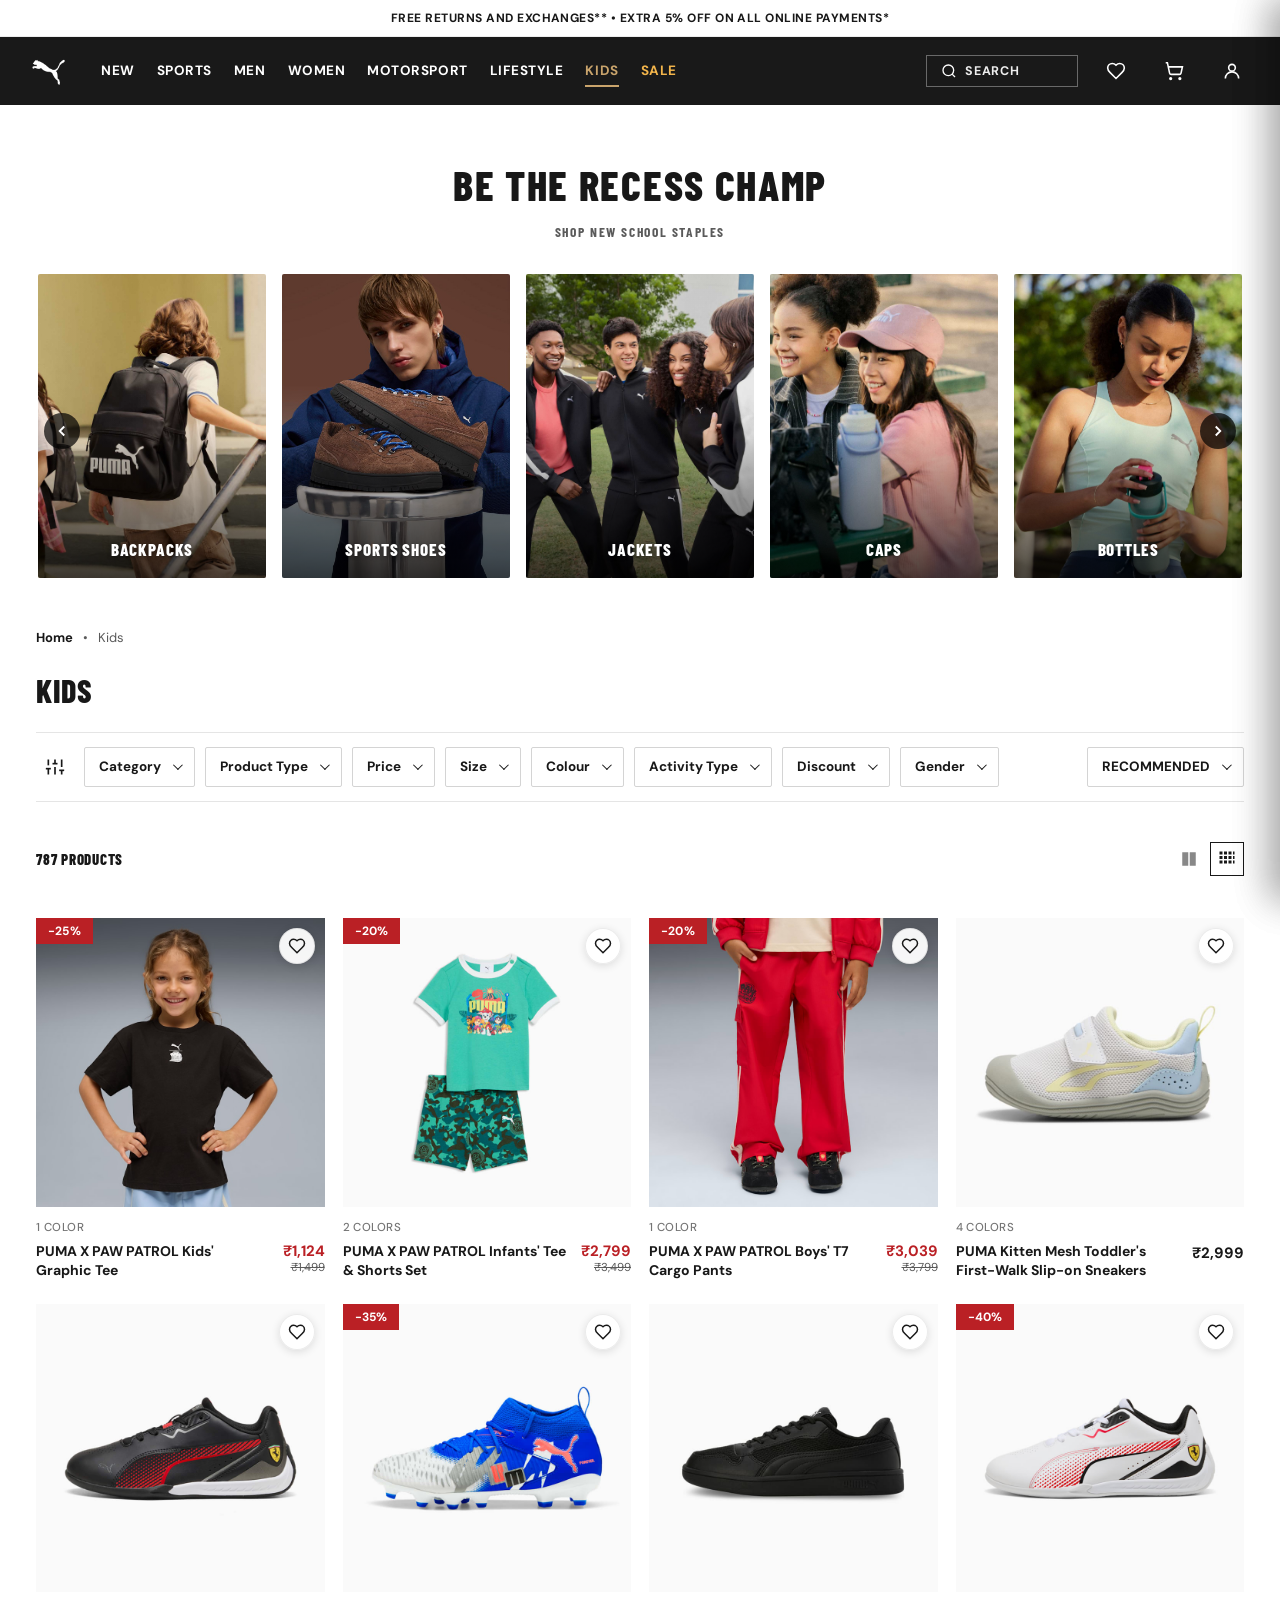
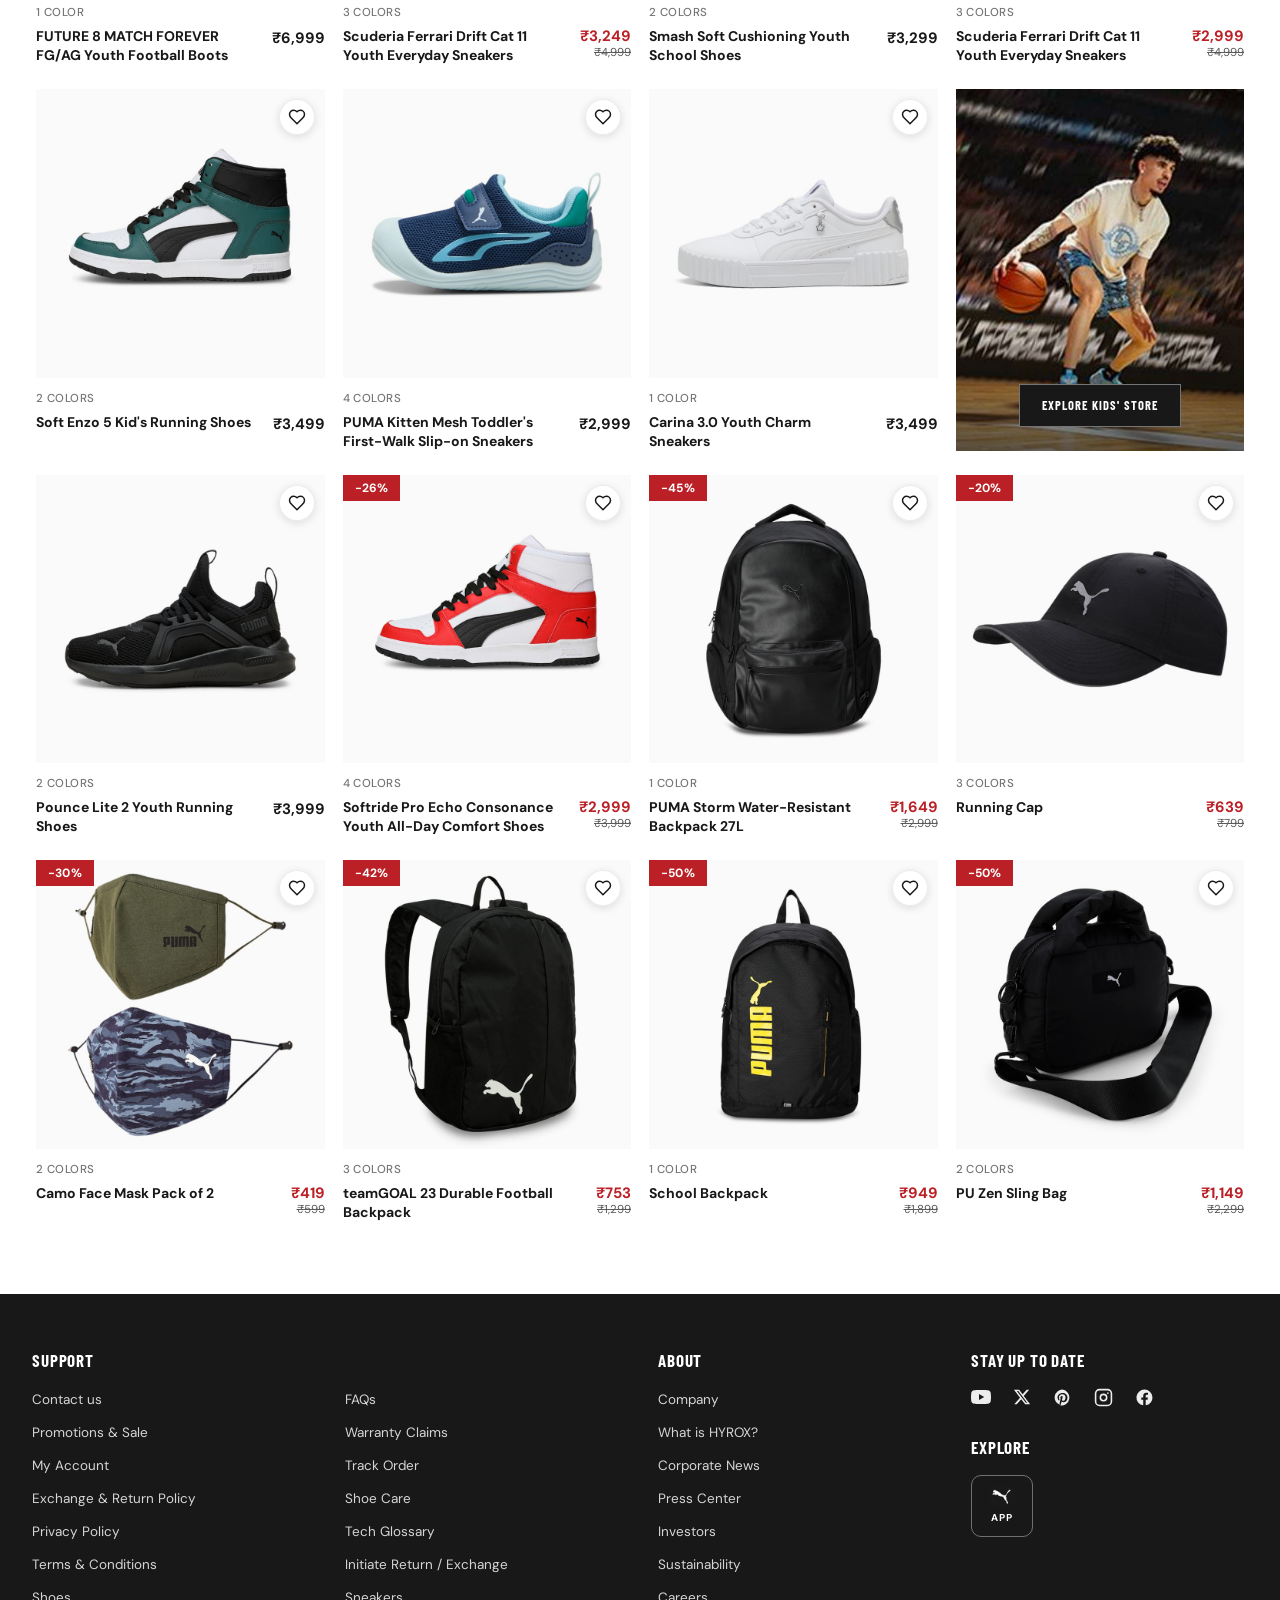
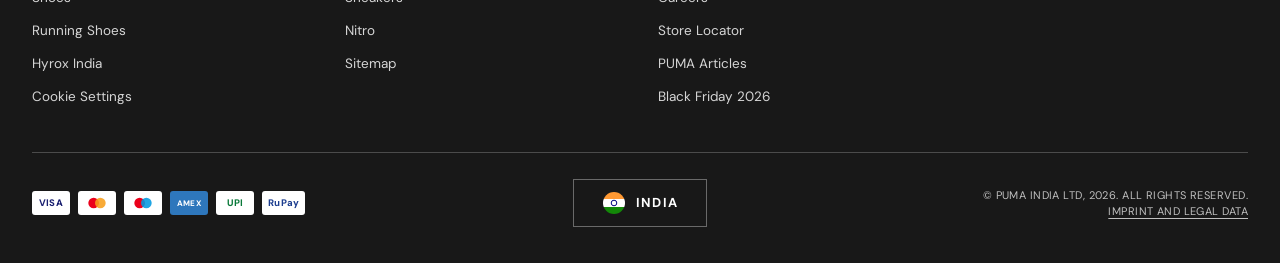
<file: kids.html>
<!DOCTYPE html>
<html lang="en">
  <head>
    <meta charset="UTF-8" />
    <meta name="viewport" content="width=device-width, initial-scale=1.0" />
    <title>PUMA Kids Shoes, Clothing &amp; Accessories | PUMA India</title>
    <meta
      name="description"
      content="Shop the official PUMA Kids collection in India. School backpacks, sports shoes, jackets, caps, Paw Patrol collaboration, Ferrari sneakers &amp; essentials."
    />
    <link rel="preconnect" href="https://fonts.googleapis.com" />
    <link rel="preconnect" href="https://fonts.gstatic.com" crossorigin />
    <link
      href="https://fonts.googleapis.com/css2?family=Barlow+Condensed:wght@600;700;800&family=DM+Sans:wght@400;500;600;700&display=swap"
      rel="stylesheet"
    />
    <link rel="stylesheet" href="puma.css" />
  </head>
  <body class="page-kids">
    <!-- Mobile Drawer Toggle (Pure CSS Checkbox) -->
    <input type="checkbox" id="nav-drawer-toggle" class="sr-only" aria-hidden="true" />

    <!-- Screen Reader Skip Link -->
    <a href="#main-content" class="skip-link">Skip to main content</a>

    <!-- Top Announcement Bar -->
    <div class="promo-bar">
      FREE RETURNS AND EXCHANGES** &bull; EXTRA 5% OFF ON ALL ONLINE PAYMENTS*
    </div>

    <!-- ===================================================================
         Responsive Navigation Header
         =================================================================== -->
    <header class="site-header">
      <div class="header-inner">
        <div class="header-left">
          <label for="nav-drawer-toggle" class="mobile-menu-trigger" aria-label="Open navigation menu">
            <svg width="24" height="24" viewBox="0 0 24 24" fill="none" stroke="currentColor" stroke-width="2">
              <line x1="3" y1="6" x2="21" y2="6" />
              <line x1="3" y1="12" x2="21" y2="12" />
              <line x1="3" y1="18" x2="21" y2="18" />
            </svg>
          </label>

          <a href="index.html" class="brand-logo" aria-label="PUMA Home">
            <img src="assets/aistudio/image_b6153493.png" alt="PUMA Logo" width="45" height="36" />
          </a>

          <nav class="primary-nav" aria-label="Main navigation">
            <div class="nav-item">
              <a href="new-season.html" class="nav-link">NEW</a>
              <div class="mega-menu">
                <div class="mega-grid--new">
                  <ul class="mega-links">
                    <li><a href="new-season.html">Men's New Arrivals</a></li>
                    <li><a href="new-season.html">Women's New Arrivals</a></li>
                    <li><a href="kids.html">Kid's New Arrivals</a></li>
                    <li><a href="new-season.html">NITRO ⚡</a></li>
                  </ul>
                  <ul class="mega-links">
                    <li><a href="new-season.html">SPEEDCAT</a></li>
                    <li><a href="lifestyle.html">PALERMO</a></li>
                    <li><a href="lifestyle.html">SUEDE</a></li>
                    <li><a href="new-season.html">PUMA PROJECT3</a></li>
                  </ul>
                  <ul class="mega-links">
                    <li><a href="motorsport.html">PUMA x McLAREN RACING</a></li>
                    <li><a href="new-season.html">PUMA x STRANGER THINGS</a></li>
                  </ul>
                </div>
              </div>
            </div>

            <div class="nav-item">
              <a href="sports.html" class="nav-link">SPORTS</a>
              <div class="mega-menu">
                <div class="mega-scroll-wrap">
                  <div class="mega-grid--sports">
                    <div>
                      <div class="mega-heading">Running</div>
                      <ul class="mega-links">
                        <li><a href="sports.html">Shop All Running</a></li>
                        <li><a href="sports.html">NITRO™ ⚡</a></li>
                        <li><a href="sports.html">Carbon-Plated-Nitro</a></li>
                        <li><a href="sports.html">Road Running</a></li>
                        <li><a href="sports.html">Race Day</a></li>
                        <li><a href="sports.html">Trail Running</a></li>
                        <li><a href="sports.html">Clothing</a></li>
                        <li><a href="sports.html">Accessories</a></li>
                      </ul>
                    </div>

                    <div>
                      <div class="mega-heading">Training</div>
                      <ul class="mega-links">
                        <li><a href="sports.html">Training Store</a></li>
                        <li><a href="sports.html">Gym Wear</a></li>
                        <li><a href="sports.html">PUMA x HYROX</a></li>
                        <li><a href="sports.html">Shoes</a></li>
                      </ul>
                    </div>

                    <div>
                      <div class="mega-heading">Football</div>
                      <ul class="mega-links">
                        <li><a href="sports.html">Football Store</a></li>
                        <li><a href="sports.html">Manchester City FC</a></li>
                        <li><a href="sports.html">AC Milan</a></li>
                        <li><a href="sports.html">BVB</a></li>
                        <li><a href="kids.html">Youth Football Boots</a></li>
                      </ul>
                    </div>

                    <div>
                      <div class="mega-heading">Cricket</div>
                      <ul class="mega-links">
                        <li><a href="sports.html">PUMA x RCB</a></li>
                        <li><a href="sports.html">PUMA x DELHI CAPITALS</a></li>
                        <li><a href="sports.html">Cricket Shoes</a></li>
                      </ul>
                    </div>
                  </div>
                </div>
              </div>
            </div>

            <!-- MEN -->
            <div class="nav-item">
              <a href="men.html" class="nav-link">MEN</a>
              <div class="mega-menu">
                <div class="mega-grid--5">
                  <div>
                    <div class="mega-heading">Shoes</div>
                    <ul class="mega-links">
                      <li><a href="men.html">All Men's Shoes</a></li>
                      <li><a href="sports.html">Running Shoes</a></li>
                      <li><a href="men.html">Sneakers &amp; Classics</a></li>
                      <li><a href="lifestyle.html">Palermo</a></li>
                      <li><a href="lifestyle.html">Speedcat OG</a></li>
                      <li><a href="lifestyle.html">Suede</a></li>
                    </ul>
                  </div>
                  <div>
                    <div class="mega-heading">Clothing</div>
                    <ul class="mega-links">
                      <li><a href="men.html">All Men's Clothing</a></li>
                      <li><a href="lifestyle.html">T7 Tracksuits</a></li>
                      <li><a href="men.html">T-Shirts &amp; Polos</a></li>
                      <li><a href="men.html">Shorts</a></li>
                    </ul>
                  </div>
                  <div>
                    <div class="mega-heading">Sports</div>
                    <ul class="mega-links">
                      <li><a href="sports.html">Running Store</a></li>
                      <li><a href="sports.html">Training &amp; Gym</a></li>
                      <li><a href="motorsport.html">Motorsport Racing</a></li>
                    </ul>
                  </div>
                  <div>
                    <div class="mega-heading">Accessories</div>
                    <ul class="mega-links">
                      <li><a href="men.html">Backpacks &amp; Bags</a></li>
                      <li><a href="men.html">Caps &amp; Beanies</a></li>
                    </ul>
                  </div>
                  <div>
                    <div class="mega-heading">Featured</div>
                    <ul class="mega-links">
                      <li><a href="lifestyle.html">Lifestyle Favorites</a></li>
                      <li><a href="motorsport.html">Scuderia Ferrari</a></li>
                      <li><a href="new-season.html">New Season Drops</a></li>
                    </ul>
                  </div>
                </div>
              </div>
            </div>

            <!-- WOMEN -->
            <div class="nav-item">
              <a href="women.html" class="nav-link">WOMEN</a>
              <div class="mega-menu">
                <div class="mega-grid--5">
                  <div>
                    <div class="mega-heading">Shoes</div>
                    <ul class="mega-links">
                      <li><a href="women.html">All Women's Shoes</a></li>
                      <li><a href="lifestyle.html">Speedcat Ballet</a></li>
                      <li><a href="lifestyle.html">Palermo</a></li>
                      <li><a href="lifestyle.html">Speedcat Etoile</a></li>
                    </ul>
                  </div>
                  <div>
                    <div class="mega-heading">Clothing</div>
                    <ul class="mega-links">
                      <li><a href="lifestyle.html">T7 Track Jackets</a></li>
                      <li><a href="lifestyle.html">Slim Fit Track Pants</a></li>
                      <li><a href="lifestyle.html">Pleated Midi Skirts</a></li>
                      <li><a href="women.html">Sports Bras &amp; Tights</a></li>
                    </ul>
                  </div>
                  <div>
                    <div class="mega-heading">Collections</div>
                    <ul class="mega-links">
                      <li><a href="lifestyle.html">Terrace Classics</a></li>
                      <li><a href="motorsport.html">Women's Motorsport</a></li>
                      <li><a href="women.html">PUMA x ROSÉ</a></li>
                    </ul>
                  </div>
                </div>
              </div>
            </div>

            <!-- MOTORSPORT -->
            <div class="nav-item">
              <a href="motorsport.html" class="nav-link">MOTORSPORT</a>
              <div class="mega-menu">
                <div class="mega-grid--5">
                  <div>
                    <div class="mega-heading">Formula 1® Teams</div>
                    <ul class="mega-links">
                      <li><a href="motorsport.html?team=ferrari">Scuderia Ferrari</a></li>
                      <li><a href="motorsport.html?team=mclaren">McLAREN Racing</a></li>
                      <li><a href="motorsport.html?team=aston-martin">Aston Martin Aramco F1®</a></li>
                      <li><a href="motorsport.html?team=bmw">BMW M Motorsport</a></li>
                    </ul>
                  </div>
                  <div>
                    <div class="mega-heading">Featured Gear</div>
                    <ul class="mega-links">
                      <li><a href="motorsport.html">Speedcat Racing Shoes</a></li>
                      <li><a href="motorsport.html">Team Graphic Tees</a></li>
                      <li><a href="motorsport.html">Track Jackets &amp; Caps</a></li>
                    </ul>
                  </div>
                </div>
              </div>
            </div>

            <!-- LIFESTYLE -->
            <div class="nav-item">
              <a href="lifestyle.html" class="nav-link">LIFESTYLE</a>
              <div class="mega-menu">
                <div class="mega-grid">
                  <div>
                    <div class="mega-heading">Iconic Silhouettes</div>
                    <ul class="mega-links">
                      <li><a href="lifestyle.html">Palermo Leather</a></li>
                      <li><a href="lifestyle.html">Speedcat OG &amp; Ballet</a></li>
                      <li><a href="lifestyle.html">Speedcat Etoile</a></li>
                      <li><a href="lifestyle.html">Suede Classic</a></li>
                      <li><a href="lifestyle.html">CA Pro</a></li>
                    </ul>
                  </div>

                  <div>
                    <div class="mega-heading">Footwear Styles</div>
                    <ul class="mega-links">
                      <li><a href="lifestyle.html">Low Profile Terrace Shoes</a></li>
                      <li><a href="lifestyle.html">Retro Court Sneakers</a></li>
                      <li><a href="lifestyle.html">Platform &amp; Chunky Shoes</a></li>
                      <li><a href="lifestyle.html">Ballet Sneakers</a></li>
                    </ul>
                  </div>

                  <div>
                    <div class="mega-heading">Streetwear Apparel</div>
                    <ul class="mega-links">
                      <li><a href="lifestyle.html">T7 ALWAYS ON Tracksuits</a></li>
                      <li><a href="lifestyle.html">Future Archive Sweaters</a></li>
                      <li><a href="lifestyle.html">Relaxed Cotton Shorts</a></li>
                      <li><a href="lifestyle.html">Midi Pleated Skirts</a></li>
                    </ul>
                  </div>

                  <div>
                    <div class="mega-heading">Collaborations</div>
                    <ul class="mega-links">
                      <li><a href="lifestyle.html">PUMA x ROSÉ</a></li>
                      <li><a href="lifestyle.html">PUMA SELECT</a></li>
                      <li><a href="lifestyle.html">PUMA PROJECT3</a></li>
                      <li><a href="lifestyle.html">PUMA Archive Reissues</a></li>
                    </ul>
                  </div>
                </div>
              </div>
            </div>

            <!-- KIDS (ACTIVE) -->
            <div class="nav-item">
              <a href="kids.html" class="nav-link nav-link--active">KIDS</a>
              <div class="mega-menu">
                <div class="mega-grid">
                  <div>
                    <div class="mega-heading">Boys' Gear</div>
                    <ul class="mega-links">
                      <li><a href="kids.html">Boys' Sports Shoes</a></li>
                      <li><a href="kids.html">Boys' T-Shirts &amp; Polos</a></li>
                      <li><a href="kids.html">T7 Tracksuits &amp; Cargo</a></li>
                      <li><a href="kids.html">Youth Football Boots</a></li>
                    </ul>
                  </div>
                  <div>
                    <div class="mega-heading">Girls' Gear</div>
                    <ul class="mega-links">
                      <li><a href="kids.html">Girls' Sneakers &amp; Slip-ons</a></li>
                      <li><a href="kids.html">Girls' Graphic Tees</a></li>
                      <li><a href="kids.html">Carina Youth Sneakers</a></li>
                      <li><a href="kids.html">Leggings &amp; Matching Sets</a></li>
                    </ul>
                  </div>
                  <div>
                    <div class="mega-heading">Infants &amp; Toddlers</div>
                    <ul class="mega-links">
                      <li><a href="kids.html">First-Walk Slip-on Shoes</a></li>
                      <li><a href="kids.html">Baby Matching Sets</a></li>
                      <li><a href="kids.html">PUMA x PAW PATROL</a></li>
                    </ul>
                  </div>
                  <div>
                    <div class="mega-heading">School &amp; Accessories</div>
                    <ul class="mega-links">
                      <li><a href="kids.html">School Backpacks</a></li>
                      <li><a href="kids.html">Water Bottles &amp; Caps</a></li>
                      <li><a href="kids.html">Face Masks &amp; Sling Bags</a></li>
                    </ul>
                  </div>
                </div>
              </div>
            </div>

            <!-- SALE -->
            <div class="nav-item">
              <a href="sale.html" class="nav-link nav-link--sale">SALE</a>
            </div>
          </nav>
        </div>

        <div class="header-right">
          <form action="#kidsCatRow" class="search-box" role="search">
            <svg width="16" height="16" viewBox="0 0 24 24" fill="none" stroke="currentColor" stroke-width="2" aria-hidden="true">
              <circle cx="11" cy="11" r="8" />
              <path d="m21 21-4.3-4.3" />
            </svg>
            <label for="kids-search" class="sr-only">Search Kids products</label>
            <input id="kids-search" type="search" class="search-input" placeholder="SEARCH" />
          </form>

          <button type="button" class="icon-btn" id="wishlistButton" aria-label="Wishlist">
            <svg width="20" height="20" viewBox="0 0 24 24" fill="none" stroke="currentColor" stroke-width="1.9">
              <path d="M19 14c1.49-1.46 3-3.21 3-5.5A5.5 5.5 0 0 0 16.5 3c-1.76 0-3 .5-4.5 2-1.5-1.5-2.74-2-4.5-2A5.5 5.5 0 0 0 2 8.5c0 2.3 1.5 4.05 3 5.5l7 7Z" />
            </svg>
            <span class="badge-count" id="wishlistCount" data-empty="true">0</span>
          </button>

          <button type="button" class="icon-btn" id="cartButton" aria-label="Shopping Cart">
            <svg width="20" height="20" viewBox="0 0 24 24" fill="none" stroke="currentColor" stroke-width="1.9">
              <circle cx="8" cy="21" r="1" />
              <circle cx="19" cy="21" r="1" />
              <path d="M2.05 2.05h2l2.66 12.42a2 2 0 0 0 2 1.58h9.78a2 2 0 0 0 1.95-1.57l1.65-7.43H5.12" />
            </svg>
            <span class="badge-count" id="cartCount" data-empty="true">0</span>
          </button>

          <button type="button" class="icon-btn" id="accountButton" aria-label="My Account">
            <svg width="20" height="20" viewBox="0 0 24 24" fill="none" stroke="currentColor" stroke-width="1.9">
              <circle cx="12" cy="8" r="4" />
              <path d="M20 21a8 8 0 0 0-16 0" />
            </svg>
            <span class="account-dot" id="accountDot" aria-hidden="true"></span>
          </button>
        </div>
      </div>
    </header>

    <!-- Slide-Out Mobile Navigation Drawer -->
    <div class="mobile-nav-drawer" aria-label="Mobile Navigation">
      <label for="nav-drawer-toggle" class="mobile-nav-backdrop" aria-label="Close navigation menu"></label>
      <div class="mobile-nav-panel">
        <div class="mobile-drawer-head">
          <span class="footer-col-title" style="margin: 0">PUMA MENU</span>
          <label for="nav-drawer-toggle" class="mobile-drawer-close" aria-label="Close menu">
            <svg width="24" height="24" viewBox="0 0 24 24" fill="none" stroke="currentColor" stroke-width="2">
              <path d="M18 6 6 18" />
              <path d="m6 6 12 12" />
            </svg>
          </label>
        </div>
        <nav class="mobile-drawer-links">
          <a href="new-season.html">NEW SEASON <span>&rsaquo;</span></a>
          <a href="sports.html">SPORTS <span>&rsaquo;</span></a>
          <a href="men.html">MEN <span>&rsaquo;</span></a>
          <a href="women.html">WOMEN <span>&rsaquo;</span></a>
          <a href="motorsport.html">MOTORSPORT <span>&rsaquo;</span></a>
          <a href="lifestyle.html">LIFESTYLE <span>&rsaquo;</span></a>
          <a href="kids.html" style="color: var(--accent-gold); font-weight: 800;">KIDS <span>&rsaquo;</span></a>
          <a href="sale.html" style="color: #f3b54b; font-weight: 800;">SALE <span>&rsaquo;</span></a>
          <a href="login.html">MY ACCOUNT / LOGIN <span>&rsaquo;</span></a>
        </nav>
      </div>
    </div>

    <!-- Main Content Area -->
    <main id="main-content" class="ns-page">
      <!-- Top Hero Category Showcase Carousel (BE THE RECESS CHAMP) -->
      <section class="kids-hero-section" aria-label="Kids Categories Carousel">
        <h1 class="kids-hero-title">BE THE RECESS CHAMP</h1>
        <p class="kids-hero-subtitle">SHOP NEW SCHOOL STAPLES</p>

        <div class="kids-carousel-wrap">
          <button class="kids-carousel-arrow prev" type="button" aria-label="Previous categories" onclick="document.getElementById('kidsCatRow').scrollBy({left: -220, behavior: 'smooth'})">
            <svg width="18" height="18" viewBox="0 0 24 24" fill="none" stroke="currentColor" stroke-width="2.5"><polyline points="15 18 9 12 15 6" /></svg>
          </button>

          <div class="kids-carousel-row" id="kidsCatRow">
            <a href="kids.html" class="kids-carousel-card">
              <img src="assets/puma/kids_cat_backpacks.jpg" alt="PUMA Kids Backpacks" />
              <div class="kids-carousel-overlay">
                <span class="kids-carousel-label">BACKPACKS</span>
              </div>
            </a>

            <a href="kids.html" class="kids-carousel-card">
              <img src="assets/puma/kids_cat_sports_shoes.jpg" alt="PUMA Kids Sports Shoes" />
              <div class="kids-carousel-overlay">
                <span class="kids-carousel-label">SPORTS SHOES</span>
              </div>
            </a>

            <a href="kids.html" class="kids-carousel-card">
              <img src="assets/puma/kids_cat_jackets.jpg" alt="PUMA Kids Jackets" />
              <div class="kids-carousel-overlay">
                <span class="kids-carousel-label">JACKETS</span>
              </div>
            </a>

            <a href="kids.html" class="kids-carousel-card">
              <img src="assets/puma/kids_cat_caps.jpg" alt="PUMA Kids Caps" />
              <div class="kids-carousel-overlay">
                <span class="kids-carousel-label">CAPS</span>
              </div>
            </a>

            <a href="kids.html" class="kids-carousel-card">
              <img src="assets/puma/kids_cat_bottles.jpg" alt="PUMA Kids Bottles" />
              <div class="kids-carousel-overlay">
                <span class="kids-carousel-label">BOTTLES</span>
              </div>
            </a>
          </div>

          <button class="kids-carousel-arrow next" type="button" aria-label="Next categories" onclick="document.getElementById('kidsCatRow').scrollBy({left: 220, behavior: 'smooth'})">
            <svg width="18" height="18" viewBox="0 0 24 24" fill="none" stroke="currentColor" stroke-width="2.5"><polyline points="9 18 15 12 9 6" /></svg>
          </button>
        </div>
      </section>

      <!-- Breadcrumbs & Page Heading -->
      <nav class="ns-breadcrumb" aria-label="Breadcrumb">
        <a href="index.html">Home</a>
        <span>&bull;</span>
        <span>Kids</span>
      </nav>

      <h2 class="ns-title" style="margin-bottom: 18px;">KIDS</h2>

      <!-- Radio Filters & Layout Toggles (Pure CSS State) -->
      <input type="radio" name="kids-cat" id="kids-cat-all" class="filter-radio-state" checked hidden />
      <input type="radio" name="kids-cat" id="kids-cat-shoes" class="filter-radio-state" hidden />
      <input type="radio" name="kids-cat" id="kids-cat-clothing" class="filter-radio-state" hidden />
      <input type="radio" name="kids-cat" id="kids-cat-accessories" class="filter-radio-state" hidden />

      <input type="radio" name="kids-grid-view" id="kids-grid-4" class="grid-view-radio" checked hidden />
      <input type="radio" name="kids-grid-view" id="kids-grid-2" class="grid-view-radio" hidden />
      <input type="checkbox" id="kids-sidebar-toggle" class="sidebar-toggle-state" hidden />

      <!-- Horizontal Filter & Sorting Bar -->
      <div class="ns-toolbar">
        <div class="ns-filter-pills">
          <label for="kids-sidebar-toggle" class="ns-sliders-btn" title="Toggle Filters Sidebar">
            <svg width="20" height="20" viewBox="0 0 24 24" fill="none" stroke="currentColor" stroke-width="2">
              <line x1="4" y1="21" x2="4" y2="14" />
              <line x1="4" y1="10" x2="4" y2="3" />
              <line x1="12" y1="21" x2="12" y2="12" />
              <line x1="12" y1="8" x2="12" y2="3" />
              <line x1="20" y1="21" x2="20" y2="16" />
              <line x1="20" y1="12" x2="20" y2="3" />
              <line x1="1" y1="14" x2="7" y2="14" />
              <line x1="9" y1="8" x2="15" y2="8" />
              <line x1="17" y1="16" x2="23" y2="16" />
            </svg>
          </label>

          <details class="ns-dropdown">
            <summary>Category</summary>
            <div class="ns-dropdown-panel">
              <label for="kids-cat-all" class="ns-drop-row">All Categories</label>
              <label for="kids-cat-shoes" class="ns-drop-row">Footwear &amp; Shoes</label>
              <label for="kids-cat-clothing" class="ns-drop-row">Kids' Clothing</label>
              <label for="kids-cat-accessories" class="ns-drop-row">Backpacks &amp; Caps</label>
            </div>
          </details>

          <details class="ns-dropdown">
            <summary>Product Type</summary>
            <div class="ns-dropdown-panel">
              <a href="kids.html" class="ns-drop-row">All Products</a>
              <a href="kids.html" class="ns-drop-row">Graphic Tees</a>
              <a href="kids.html" class="ns-drop-row">Shorts &amp; Outfits</a>
              <a href="kids.html" class="ns-drop-row">First-Walk Sneakers</a>
              <a href="kids.html" class="ns-drop-row">Football Cleats</a>
              <a href="kids.html" class="ns-drop-row">School Backpacks</a>
            </div>
          </details>

          <details class="ns-dropdown">
            <summary>Price</summary>
            <div class="ns-dropdown-panel">
              <span class="ns-drop-row">Under ₹1,500</span>
              <span class="ns-drop-row">₹1,500 - ₹3,000</span>
              <span class="ns-drop-row">₹3,000 - ₹5,000</span>
              <span class="ns-drop-row">Over ₹5,000</span>
            </div>
          </details>

          <details class="ns-dropdown">
            <summary>Size</summary>
            <div class="ns-dropdown-panel">
              <span class="ns-drop-row">Toddler (UK 10C - 13C)</span>
              <span class="ns-drop-row">Youth (UK 1 - 5)</span>
              <span class="ns-drop-row">Infants (0-2 Years)</span>
              <span class="ns-drop-row">Boys/Girls (3-12 Years)</span>
            </div>
          </details>

          <details class="ns-dropdown">
            <summary>Colour</summary>
            <div class="ns-dropdown-panel">
              <span class="ns-drop-row">Black</span>
              <span class="ns-drop-row">White</span>
              <span class="ns-drop-row">Red</span>
              <span class="ns-drop-row">Green</span>
              <span class="ns-drop-row">Blue / Mint</span>
            </div>
          </details>

          <details class="ns-dropdown">
            <summary>Activity Type</summary>
            <div class="ns-dropdown-panel">
              <span class="ns-drop-row">Lifestyle &amp; School</span>
              <span class="ns-drop-row">Running &amp; Athletic</span>
              <span class="ns-drop-row">Football &amp; Turf</span>
              <span class="ns-drop-row">Motorsport &amp; Racing</span>
            </div>
          </details>

          <details class="ns-dropdown">
            <summary>Discount</summary>
            <div class="ns-dropdown-panel">
              <span class="ns-drop-row">20% and above</span>
              <span class="ns-drop-row">30% and above</span>
              <span class="ns-drop-row">40% and above</span>
              <span class="ns-drop-row">50% and above</span>
            </div>
          </details>

          <details class="ns-dropdown">
            <summary>Gender</summary>
            <div class="ns-dropdown-panel">
              <span class="ns-drop-row">Unisex Kids</span>
              <span class="ns-drop-row">Boys</span>
              <span class="ns-drop-row">Girls</span>
              <span class="ns-drop-row">Infants / Toddlers</span>
            </div>
          </details>
        </div>

        <div class="ns-sort-group">
          <details class="ns-dropdown ns-sort-dropdown">
            <summary>RECOMMENDED</summary>
            <div class="ns-dropdown-panel ns-dropdown-panel--right">
              <span class="ns-drop-row active">RECOMMENDED</span>
              <span class="ns-drop-row">PRICE: LOW TO HIGH</span>
              <span class="ns-drop-row">PRICE: HIGH TO LOW</span>
              <span class="ns-drop-row">NEWEST FIRST</span>
              <span class="ns-drop-row">DISCOUNT</span>
            </div>
          </details>
        </div>
      </div>

      <!-- Count & Grid Layout Switcher Row -->
      <div class="ns-count-row ns-meta-bar" style="display: flex; align-items: center; justify-content: space-between; margin-top: 18px; margin-bottom: 24px;">
        <span class="ns-product-count" style="font-family: var(--font-display); font-size: 15px; font-weight: 800; letter-spacing: 0.05em; color: var(--text-primary);">
          787 PRODUCTS
        </span>

        <div class="ns-view-switchers" role="radiogroup" aria-label="Grid layout toggle">
          <label for="kids-grid-2" class="ns-view-btn" title="2-column grid" onclick="document.getElementById('kidsProductGrid').classList.add('grid-2-col'); document.getElementById('kidsProductGrid').style.gridTemplateColumns='repeat(2, minmax(0, 1fr))';">
            <svg width="18" height="18" viewBox="0 0 24 24" fill="currentColor">
              <rect x="3" y="3" width="8" height="18" />
              <rect x="13" y="3" width="8" height="18" />
            </svg>
          </label>
          <label for="kids-grid-4" class="ns-view-btn" title="4-column grid" onclick="document.getElementById('kidsProductGrid').classList.remove('grid-2-col'); document.getElementById('kidsProductGrid').style.gridTemplateColumns='repeat(4, minmax(0, 1fr))';">
            <svg width="18" height="18" viewBox="0 0 24 24" fill="currentColor">
              <rect x="2" y="2" width="4" height="4" />
              <rect x="8" y="2" width="4" height="4" />
              <rect x="14" y="2" width="4" height="4" />
              <rect x="20" y="2" width="2" height="4" />
              <rect x="2" y="8" width="4" height="4" />
              <rect x="8" y="8" width="4" height="4" />
              <rect x="14" y="8" width="4" height="4" />
              <rect x="20" y="8" width="2" height="4" />
              <rect x="2" y="14" width="4" height="4" />
              <rect x="8" y="14" width="4" height="4" />
              <rect x="14" y="14" width="4" height="4" />
              <rect x="20" y="14" width="2" height="4" />
            </svg>
          </label>
        </div>
      </div>

      <!-- Collapsible Left Product Filter Sidebar + Product Grid -->
      <div class="ns-catalog-wrap">
        <aside class="ns-sidebar" aria-label="Kids Product Filter Sidebar">
          <div class="filter-sidebar-top">
            <span class="filter-sidebar-title">Filter Results</span>
            <label for="kids-sidebar-toggle" class="filter-close-mobile" style="display: inline-flex" aria-label="Close sidebar">
              <svg width="18" height="18" viewBox="0 0 24 24" fill="none" stroke="currentColor" stroke-width="2">
                <path d="M18 6 6 18" />
                <path d="m6 6 12 12" />
              </svg>
            </label>
          </div>

          <details class="filter-group" open>
            <summary class="filter-group-header">Popular Collections</summary>
            <div class="filter-group-content">
              <label for="kids-cat-all" class="filter-row"><span class="filter-indicator"></span><span>All Kids' Gear</span></label>
              <label for="kids-cat-clothing" class="filter-row"><span class="filter-indicator"></span><span>PUMA x PAW PATROL</span></label>
              <label for="kids-cat-shoes" class="filter-row"><span class="filter-indicator"></span><span>Ferrari Drift Cat</span></label>
              <label for="kids-cat-shoes" class="filter-row"><span class="filter-indicator"></span><span>Kitten Mesh First-Walk</span></label>
              <label for="kids-cat-shoes" class="filter-row"><span class="filter-indicator"></span><span>SOFTRIDE Comfort</span></label>
            </div>
          </details>

          <details class="filter-group" open>
            <summary class="filter-group-header">Category</summary>
            <div class="filter-group-content">
              <label for="kids-cat-all" class="filter-row"><span class="filter-indicator"></span><span>All Categories</span></label>
              <label for="kids-cat-shoes" class="filter-row"><span class="filter-indicator"></span><span>Shoes &amp; Cleats</span></label>
              <label for="kids-cat-clothing" class="filter-row"><span class="filter-indicator"></span><span>Tees, Outfits &amp; Pants</span></label>
              <label for="kids-cat-accessories" class="filter-row"><span class="filter-indicator"></span><span>Backpacks &amp; Bags</span></label>
            </div>
          </details>
        </aside>

        <!-- Product Grid (20 Cards + 1 Editorial Card) -->
        <div class="ns-grid" id="kidsProductGrid">
          <!-- ==================== ROW 1 ==================== -->
          <!-- 1. PUMA X PAW PATROL Kids' Graphic Tee -->
          <article class="ns-card" data-id="kids-paw-patrol-tee" data-cat="clothing" data-type="t-shirts" data-color="black" data-price="under2k">
            <div class="shoe-card-media">
              <span class="discount-tag">-25%</span>
              <img src="assets/puma/kids_paw_patrol_tee.jpg" alt="PUMA X PAW PATROL Kids' Graphic Tee" />
            </div>
            <div class="ns-card-colors">1 COLOR</div>
            <div class="ns-card-row">
              <span class="ns-card-title">PUMA X PAW PATROL Kids' Graphic Tee</span>
              <div class="ns-card-prices">
                <span class="ns-price-current text-red">₹1,124</span>
                <del class="ns-price-old">₹1,499</del>
              </div>
            </div>
          </article>

          <!-- 2. PUMA X PAW PATROL Infants' Tee & Shorts Set -->
          <article class="ns-card" data-id="kids-paw-patrol-shorts-set" data-cat="clothing" data-type="sets" data-color="green" data-price="2k-4k">
            <div class="shoe-card-media">
              <span class="discount-tag">-20%</span>
              <img src="assets/puma/kids_paw_patrol_shorts_set.jpg" alt="PUMA X PAW PATROL Infants' Tee & Shorts Set" />
            </div>
            <div class="ns-card-colors">2 COLORS</div>
            <div class="ns-card-row">
              <span class="ns-card-title">PUMA X PAW PATROL Infants' Tee &amp; Shorts Set</span>
              <div class="ns-card-prices">
                <span class="ns-price-current text-red">₹2,799</span>
                <del class="ns-price-old">₹3,499</del>
              </div>
            </div>
          </article>

          <!-- 3. PUMA X PAW PATROL Boys' T7 Cargo Pants -->
          <article class="ns-card" data-id="kids-paw-patrol-cargo-pants" data-cat="clothing" data-type="pants" data-color="red" data-price="2k-4k">
            <div class="shoe-card-media">
              <span class="discount-tag">-20%</span>
              <img src="assets/puma/kids_paw_patrol_cargo_pants.jpg" alt="PUMA X PAW PATROL Boys' T7 Cargo Pants" />
            </div>
            <div class="ns-card-colors">1 COLOR</div>
            <div class="ns-card-row">
              <span class="ns-card-title">PUMA X PAW PATROL Boys' T7 Cargo Pants</span>
              <div class="ns-card-prices">
                <span class="ns-price-current text-red">₹3,039</span>
                <del class="ns-price-old">₹3,799</del>
              </div>
            </div>
          </article>

          <!-- 4. PUMA Kitten Mesh Toddler's First-Walk Slip-on Sneakers (White) -->
          <article class="ns-card" data-id="kids-kitten-mesh-white" data-cat="shoes" data-type="sneakers" data-color="white" data-price="2k-4k">
            <div class="shoe-card-media">
              <img src="assets/puma/kids_kitten_mesh_white.jpg" alt="PUMA Kitten Mesh Toddler's First-Walk Slip-on Sneakers" />
            </div>
            <div class="ns-card-colors">4 COLORS</div>
            <div class="ns-card-row">
              <span class="ns-card-title">PUMA Kitten Mesh Toddler's First-Walk Slip-on Sneakers</span>
              <span class="ns-price-current">₹2,999</span>
            </div>
          </article>

          <!-- ==================== ROW 2 ==================== -->
          <!-- 5. FUTURE 8 MATCH FOREVER FG/AG Youth Football Boots -->
          <article class="ns-card" data-id="kids-future-8-match" data-cat="shoes" data-type="football" data-color="blue" data-price="over5k">
            <div class="shoe-card-media">
              <img src="assets/puma/kids_future_8_match.jpg" alt="FUTURE 8 MATCH FOREVER FG/AG Youth Football Boots" />
            </div>
            <div class="ns-card-colors">1 COLOR</div>
            <div class="ns-card-row">
              <span class="ns-card-title">FUTURE 8 MATCH FOREVER FG/AG Youth Football Boots</span>
              <span class="ns-price-current">₹6,999</span>
            </div>
          </article>

          <!-- 6. Scuderia Ferrari Drift Cat 11 Youth Everyday Sneakers (Black) -->
          <article class="ns-card" data-id="kids-ferrari-drift-cat-black" data-cat="shoes" data-type="motorsport" data-color="black" data-price="2k-4k">
            <div class="shoe-card-media">
              <span class="discount-tag">-35%</span>
              <img src="assets/puma/kids_ferrari_drift_cat_black.jpg" alt="Scuderia Ferrari Drift Cat 11 Youth Everyday Sneakers" />
            </div>
            <div class="ns-card-colors">3 COLORS</div>
            <div class="ns-card-row">
              <span class="ns-card-title">Scuderia Ferrari Drift Cat 11 Youth Everyday Sneakers</span>
              <div class="ns-card-prices">
                <span class="ns-price-current text-red">₹3,249</span>
                <del class="ns-price-old">₹4,999</del>
              </div>
            </div>
          </article>

          <!-- 7. Smash Soft Cushioning Youth School Shoes -->
          <article class="ns-card" data-id="kids-smash-soft-school" data-cat="shoes" data-type="school" data-color="black" data-price="2k-4k">
            <div class="shoe-card-media">
              <img src="assets/puma/kids_smash_soft_school.jpg" alt="Smash Soft Cushioning Youth School Shoes" />
            </div>
            <div class="ns-card-colors">2 COLORS</div>
            <div class="ns-card-row">
              <span class="ns-card-title">Smash Soft Cushioning Youth School Shoes</span>
              <span class="ns-price-current">₹3,299</span>
            </div>
          </article>

          <!-- 8. Scuderia Ferrari Drift Cat 11 Youth Everyday Sneakers (White) -->
          <article class="ns-card" data-id="kids-ferrari-drift-cat-white" data-cat="shoes" data-type="motorsport" data-color="white" data-price="2k-4k">
            <div class="shoe-card-media">
              <span class="discount-tag">-40%</span>
              <img src="assets/puma/kids_ferrari_drift_cat_white.jpg" alt="Scuderia Ferrari Drift Cat 11 Youth Everyday Sneakers" />
            </div>
            <div class="ns-card-colors">3 COLORS</div>
            <div class="ns-card-row">
              <span class="ns-card-title">Scuderia Ferrari Drift Cat 11 Youth Everyday Sneakers</span>
              <div class="ns-card-prices">
                <span class="ns-price-current text-red">₹2,999</span>
                <del class="ns-price-old">₹4,999</del>
              </div>
            </div>
          </article>

          <!-- ==================== ROW 3 ==================== -->
          <!-- 9. Soft Enzo 5 Kid's Running Shoes -->
          <article class="ns-card" data-id="kids-soft-enzo-5-black" data-cat="shoes" data-type="running" data-color="black" data-price="2k-4k">
            <div class="shoe-card-media">
              <img src="assets/puma/kids_soft_enzo_5_black.jpg" alt="Soft Enzo 5 Kid's Running Shoes" />
            </div>
            <div class="ns-card-colors">2 COLORS</div>
            <div class="ns-card-row">
              <span class="ns-card-title">Soft Enzo 5 Kid's Running Shoes</span>
              <span class="ns-price-current">₹3,499</span>
            </div>
          </article>

          <!-- 10. PUMA Kitten Mesh Toddler's First-Walk Slip-on Sneakers (Blue) -->
          <article class="ns-card" data-id="kids-kitten-mesh-blue" data-cat="shoes" data-type="sneakers" data-color="blue" data-price="2k-4k">
            <div class="shoe-card-media">
              <img src="assets/puma/kids_kitten_mesh_blue.jpg" alt="PUMA Kitten Mesh Toddler's First-Walk Slip-on Sneakers" />
            </div>
            <div class="ns-card-colors">4 COLORS</div>
            <div class="ns-card-row">
              <span class="ns-card-title">PUMA Kitten Mesh Toddler's First-Walk Slip-on Sneakers</span>
              <span class="ns-price-current">₹2,999</span>
            </div>
          </article>

          <!-- 11. Carina 3.0 Youth Charm Sneakers -->
          <article class="ns-card" data-id="kids-carina-charm-white" data-cat="shoes" data-type="lifestyle" data-color="white" data-price="2k-4k">
            <div class="shoe-card-media">
              <img src="assets/puma/kids_carina_charm_white.jpg" alt="Carina 3.0 Youth Charm Sneakers" />
            </div>
            <div class="ns-card-colors">1 COLOR</div>
            <div class="ns-card-row">
              <span class="ns-card-title">Carina 3.0 Youth Charm Sneakers</span>
              <span class="ns-price-current">₹3,499</span>
            </div>
          </article>

          <!-- 12. Editorial Feature Card: Welcome Basketball Tryouts -->
          <article class="ns-card ns-editorial-card">
            <div class="shoe-card-media">
              <img src="assets/puma/kids_editorial_basketball.jpg" alt="Welcome Basketball Tryouts PUMA Kids Store" />
            </div>
            <div class="ns-editorial-overlay">
              <a href="kids.html" class="ns-editorial-btn">EXPLORE KIDS' STORE</a>
            </div>
          </article>

          <!-- ==================== ROW 4 ==================== -->
          <!-- 13. Pounce Lite 2 Youth Running Shoes -->
          <article class="ns-card" data-id="kids-pounce-lite-mint" data-cat="shoes" data-type="running" data-color="green" data-price="2k-4k">
            <div class="shoe-card-media">
              <img src="assets/puma/kids_pounce_lite_mint.jpg" alt="Pounce Lite 2 Youth Running Shoes" />
            </div>
            <div class="ns-card-colors">2 COLORS</div>
            <div class="ns-card-row">
              <span class="ns-card-title">Pounce Lite 2 Youth Running Shoes</span>
              <span class="ns-price-current">₹3,999</span>
            </div>
          </article>

          <!-- 14. Softride Pro Echo Consonance Youth All-Day Comfort Shoes -->
          <article class="ns-card" data-id="kids-softride-echo-black" data-cat="shoes" data-type="running" data-color="black" data-price="2k-4k">
            <div class="shoe-card-media">
              <span class="discount-tag">-26%</span>
              <img src="assets/puma/kids_softride_echo_black.jpg" alt="Softride Pro Echo Consonance Youth All-Day Comfort Shoes" />
            </div>
            <div class="ns-card-colors">4 COLORS</div>
            <div class="ns-card-row">
              <span class="ns-card-title">Softride Pro Echo Consonance Youth All-Day Comfort Shoes</span>
              <div class="ns-card-prices">
                <span class="ns-price-current text-red">₹2,999</span>
                <del class="ns-price-old">₹3,999</del>
              </div>
            </div>
          </article>

          <!-- 15. PUMA Storm Water-Resistant Backpack 27L -->
          <article class="ns-card" data-id="kids-storm-backpack-black" data-cat="accessories" data-type="backpacks" data-color="black" data-price="under2k">
            <div class="shoe-card-media">
              <span class="discount-tag">-45%</span>
              <img src="assets/puma/kids_storm_backpack_black.jpg" alt="PUMA Storm Water-Resistant Backpack 27L" />
            </div>
            <div class="ns-card-colors">1 COLOR</div>
            <div class="ns-card-row">
              <span class="ns-card-title">PUMA Storm Water-Resistant Backpack 27L</span>
              <div class="ns-card-prices">
                <span class="ns-price-current text-red">₹1,649</span>
                <del class="ns-price-old">₹2,999</del>
              </div>
            </div>
          </article>

          <!-- 16. Running Cap -->
          <article class="ns-card" data-id="kids-running-cap-black" data-cat="accessories" data-type="caps" data-color="black" data-price="under1k">
            <div class="shoe-card-media">
              <span class="discount-tag">-20%</span>
              <img src="assets/puma/kids_running_cap_black.jpg" alt="Running Cap" />
            </div>
            <div class="ns-card-colors">3 COLORS</div>
            <div class="ns-card-row">
              <span class="ns-card-title">Running Cap</span>
              <div class="ns-card-prices">
                <span class="ns-price-current text-red">₹639</span>
                <del class="ns-price-old">₹799</del>
              </div>
            </div>
          </article>

          <!-- ==================== ROW 5 ==================== -->
          <!-- 17. Camo Face Mask Pack of 2 -->
          <article class="ns-card" data-id="kids-camo-face-mask" data-cat="accessories" data-type="masks" data-color="green" data-price="under1k">
            <div class="shoe-card-media">
              <span class="discount-tag">-30%</span>
              <img src="assets/puma/kids_camo_face_mask.jpg" alt="Camo Face Mask Pack of 2" />
            </div>
            <div class="ns-card-colors">2 COLORS</div>
            <div class="ns-card-row">
              <span class="ns-card-title">Camo Face Mask Pack of 2</span>
              <div class="ns-card-prices">
                <span class="ns-price-current text-red">₹419</span>
                <del class="ns-price-old">₹599</del>
              </div>
            </div>
          </article>

          <!-- 18. teamGOAL 23 Durable Football Backpack -->
          <article class="ns-card" data-id="kids-teamgoal-backpack" data-cat="accessories" data-type="backpacks" data-color="black" data-price="under1k">
            <div class="shoe-card-media">
              <span class="discount-tag">-42%</span>
              <img src="assets/puma/kids_teamgoal_backpack.jpg" alt="teamGOAL 23 Durable Football Backpack" />
            </div>
            <div class="ns-card-colors">3 COLORS</div>
            <div class="ns-card-row">
              <span class="ns-card-title">teamGOAL 23 Durable Football Backpack</span>
              <div class="ns-card-prices">
                <span class="ns-price-current text-red">₹753</span>
                <del class="ns-price-old">₹1,299</del>
              </div>
            </div>
          </article>

          <!-- 19. School Backpack -->
          <article class="ns-card" data-id="kids-school-backpack-yellow" data-cat="accessories" data-type="backpacks" data-color="black" data-price="under1k">
            <div class="shoe-card-media">
              <span class="discount-tag">-50%</span>
              <img src="assets/puma/kids_school_backpack_yellow.jpg" alt="School Backpack" />
            </div>
            <div class="ns-card-colors">1 COLOR</div>
            <div class="ns-card-row">
              <span class="ns-card-title">School Backpack</span>
              <div class="ns-card-prices">
                <span class="ns-price-current text-red">₹949</span>
                <del class="ns-price-old">₹1,899</del>
              </div>
            </div>
          </article>

          <!-- 20. PU Zen Sling Bag -->
          <article class="ns-card" data-id="kids-zen-sling-bag" data-cat="accessories" data-type="bags" data-color="black" data-price="under2k">
            <div class="shoe-card-media">
              <span class="discount-tag">-50%</span>
              <img src="assets/puma/kids_zen_sling_bag.jpg" alt="PU Zen Sling Bag" />
            </div>
            <div class="ns-card-colors">2 COLORS</div>
            <div class="ns-card-row">
              <span class="ns-card-title">PU Zen Sling Bag</span>
              <div class="ns-card-prices">
                <span class="ns-price-current text-red">₹1,149</span>
                <del class="ns-price-old">₹2,299</del>
              </div>
            </div>
          </article>
        </div>
      </div>
    </main>

    <!-- ===================================================================
         OFFICIAL PUMA FOOTER
         =================================================================== -->
    <footer id="footer-support" class="site-footer">
      <div class="footer-inner">
        <div class="footer-top-grid">
          <div>
            <h2 class="footer-col-title">SUPPORT</h2>
            <ul class="footer-links">
              <li><a href="index.html#footer-support">Contact us</a></li>
              <li><a href="sale.html">Promotions &amp; Sale</a></li>
              <li><a href="index.html#footer-support">My Account</a></li>
              <li><a href="index.html#footer-support">Exchange &amp; Return Policy</a></li>
              <li><a href="index.html#footer-support">Privacy Policy</a></li>
              <li><a href="index.html#footer-support">Terms &amp; Conditions</a></li>
              <li><a href="kids.html">Shoes</a></li>
              <li><a href="sports.html">Running Shoes</a></li>
              <li><a href="sports.html">Hyrox India</a></li>
              <li><a href="index.html#footer-support">Cookie Settings</a></li>
            </ul>
          </div>

          <div>
            <h2 class="footer-col-title footer-col-title--spacer" aria-hidden="true">SUPPORT MORE</h2>
            <ul class="footer-links">
              <li><a href="index.html#footer-support">FAQs</a></li>
              <li><a href="index.html#footer-support">Warranty Claims</a></li>
              <li><a href="index.html#footer-support">Track Order</a></li>
              <li><a href="index.html#footer-support">Shoe Care</a></li>
              <li><a href="sports.html">Tech Glossary</a></li>
              <li><a href="index.html#footer-support">Initiate Return / Exchange</a></li>
              <li><a href="lifestyle.html">Sneakers</a></li>
              <li><a href="sports.html">Nitro</a></li>
              <li><a href="index.html">Sitemap</a></li>
            </ul>
          </div>

          <div>
            <h2 class="footer-col-title">ABOUT</h2>
            <ul class="footer-links">
              <li><a href="index.html#footer-support">Company</a></li>
              <li><a href="sports.html">What is HYROX?</a></li>
              <li><a href="index.html#footer-support">Corporate News</a></li>
              <li><a href="index.html#footer-support">Press Center</a></li>
              <li><a href="index.html#footer-support">Investors</a></li>
              <li><a href="index.html#footer-support">Sustainability</a></li>
              <li><a href="index.html#footer-support">Careers</a></li>
              <li><a href="index.html#footer-support">Store Locator</a></li>
              <li><a href="index.html#footer-support">PUMA Articles</a></li>
              <li><a href="index.html#trending-now">Black Friday 2026</a></li>
            </ul>
          </div>

          <div>
            <h2 class="footer-col-title">STAY UP TO DATE</h2>
            <div class="social-row">
              <a href="index.html#footer-support" class="social-link" aria-label="PUMA on YouTube">
                <svg width="20" height="20" viewBox="0 0 24 24" fill="currentColor">
                  <path d="M23.5 6.2a3 3 0 0 0-2.1-2.1C19.5 3.5 12 3.5 12 3.5s-7.5 0-9.4.6A3 3 0 0 0 .5 6.2 31.6 31.6 0 0 0 0 12a31.6 31.6 0 0 0 .5 5.8 3 3 0 0 0 2.1 2.1c1.9.6 9.4.6 9.4.6s7.5 0 9.4-.6a3 3 0 0 0 2.1-2.1A31.6 31.6 0 0 0 24 12a31.6 31.6 0 0 0-.5-5.8ZM9.6 15.6V8.4l6.3 3.6-6.3 3.6Z" />
                </svg>
              </a>
              <a href="index.html#footer-support" class="social-link" aria-label="PUMA on X">
                <svg width="18" height="18" viewBox="0 0 24 24" fill="currentColor">
                  <path d="M18.244 2.25h3.308l-7.227 8.26 8.502 11.24H16.17l-5.214-6.817L4.99 21.75H1.68l7.73-8.835L1.254 2.25H8.08l4.713 6.231zm-1.161 17.52h1.833L7.084 4.126H5.117z" />
                </svg>
              </a>
              <a href="index.html#footer-support" class="social-link" aria-label="PUMA on Pinterest">
                <svg width="19" height="19" viewBox="0 0 24 24" fill="currentColor">
                  <path d="M12 2a10 10 0 0 0-3.6 19.3c0-.8-.1-2 .1-2.9l1.1-4.6s-.3-.6-.3-1.4c0-1.3.8-2.3 1.7-2.3.8 0 1.2.6 1.2 1.3 0 .8-.5 2-.8 3.1-.2.9.5 1.7 1.4 1.7 1.7 0 3-1.8 3-4.3 0-2.3-1.6-3.9-4-3.9-2.7 0-4.3 2-4.3 4.2 0 .8.3 1.7.7 2.2.1.1.1.2.1.3l-.3 1.1c0 .2-.2.2-.3.1-1.2-.6-2-2.4-2-3.8 0-3.1 2.2-5.9 6.5-5.9 3.4 0 6.1 2.4 6.1 5.7 0 3.4-2.1 6.1-5.1 6.1-1 0-1.9-.5-2.3-1.1l-.6 2.4c-.2.9-.8 2-1.2 2.7A10 10 0 1 0 12 2Z" />
                </svg>
              </a>
              <a href="index.html#footer-support" class="social-link" aria-label="PUMA on Instagram">
                <svg width="19" height="19" viewBox="0 0 24 24" fill="none" stroke="currentColor" stroke-width="2">
                  <rect x="2" y="2" width="20" height="20" rx="5" />
                  <circle cx="12" cy="12" r="4" />
                  <circle cx="17.5" cy="6.5" r="1" fill="currentColor" stroke="none" />
                </svg>
              </a>
              <a href="index.html#footer-support" class="social-link" aria-label="PUMA on Facebook">
                <svg width="19" height="19" viewBox="0 0 24 24" fill="currentColor">
                  <path d="M12 2a10 10 0 0 0-1.6 19.9v-7H7.9V12h2.5V9.8c0-2.5 1.5-3.9 3.8-3.9 1.1 0 2.2.2 2.2.2v2.4h-1.3c-1.2 0-1.6.8-1.6 1.6V12h2.8l-.4 2.9h-2.4v7A10 10 0 0 0 12 2Z" />
                </svg>
              </a>
            </div>

            <h2 class="footer-col-title">EXPLORE</h2>
            <a href="index.html" class="explore-app-card" aria-label="PUMA App">
              <img src="assets/aistudio/image_b6153493.png" alt="PUMA" width="28" height="20" style="object-fit: contain; display: block;" />
              <span>APP</span>
            </a>
          </div>
        </div>

        <hr class="footer-divider" />

        <div class="footer-bottom">
          <div class="payment-badges" aria-label="Accepted payment methods">
            <span class="pay-chip" style="color: #1a1f71">VISA</span>
            <span class="pay-chip" style="gap: 0">
              <svg width="24" height="16" viewBox="0 0 36 22" aria-label="Mastercard">
                <circle cx="13" cy="11" r="8" fill="#eb001b" />
                <circle cx="23" cy="11" r="8" fill="#f79e1b" fill-opacity="0.88" />
              </svg>
            </span>
            <span class="pay-chip">
              <svg width="24" height="16" viewBox="0 0 36 22" aria-label="Maestro">
                <circle cx="13" cy="11" r="8" fill="#eb001b" />
                <circle cx="23" cy="11" r="8" fill="#0099df" fill-opacity="0.88" />
              </svg>
            </span>
            <span class="pay-chip" style="background: #2e77bc; color: #ffffff; font-size: 8px">AMEX</span>
            <span class="pay-chip" style="color: #097939">UPI</span>
            <span class="pay-chip" style="color: #1c3d8f">RuPay</span>
          </div>

          <a href="index.html#footer-support" class="region-selector">
            <svg width="24" height="24" viewBox="0 0 24 24" aria-hidden="true">
              <clipPath id="in-flag">
                <circle cx="12" cy="12" r="11" />
              </clipPath>
              <g clip-path="url(#in-flag)">
                <rect x="0" y="0" width="24" height="8" fill="#ff9933" />
                <rect x="0" y="8" width="24" height="8" fill="#ffffff" />
                <rect x="0" y="16" width="24" height="8" fill="#138808" />
                <circle cx="12" cy="12" r="2.8" fill="none" stroke="#000080" stroke-width="1" />
              </g>
            </svg>
            <span>INDIA</span>
          </a>

          <div class="footer-legal">
            <p>&copy; PUMA INDIA LTD, 2026. ALL RIGHTS RESERVED.</p>
            <p><a href="index.html#footer-support">IMPRINT AND LEGAL DATA</a></p>
          </div>
        </div>
      </div>
    </footer>

    <!-- Shared Backdrop -->
    <div class="drawer-backdrop" id="drawerBackdrop"></div>

    <!-- Shopping Bag Drawer -->
    <aside class="side-drawer" id="cartDrawer" aria-label="Shopping Cart" aria-hidden="true">
      <div class="side-drawer-head">
        <h2>Your Bag <span id="drawerCount">(0)</span></h2>
        <button class="side-drawer-close" type="button" data-close-drawer aria-label="Close cart">&times;</button>
      </div>
      <div class="side-drawer-body" id="cartBody"></div>
      <div class="side-drawer-foot" id="cartFooter" hidden></div>
    </aside>

    <!-- Wishlist Drawer -->
    <aside class="side-drawer" id="wishlistDrawer" aria-label="Wishlist" aria-hidden="true">
      <div class="side-drawer-head">
        <h2>Wishlist <span id="wishlistDrawerCount">(0)</span></h2>
        <button class="side-drawer-close" type="button" data-close-drawer aria-label="Close wishlist">&times;</button>
      </div>
      <div class="side-drawer-body" id="wishlistBody"></div>
    </aside>

    <!-- Product Quick-View Modal -->
    <div class="app-modal" id="productModal" role="dialog" aria-modal="true" aria-hidden="true">
      <div id="quickViewContent"></div>
    </div>

    <!-- Account Modal -->
    <div class="app-modal app-modal-compact" id="accountModal" role="dialog" aria-modal="true" aria-hidden="true">
      <div class="side-drawer-head">
        <h2>PUMA Account</h2>
        <button class="side-drawer-close" type="button" data-close-drawer aria-label="Close account modal">&times;</button>
      </div>
      <div style="padding: 24px;" id="accountBody"></div>
    </div>

    <!-- Toast Notification -->
    <div class="app-toast" id="toast" role="status" aria-live="polite"></div>

    <!-- Script Enhancements -->
    <script src="app.js" defer></script>
  </body>
</html>
</file>
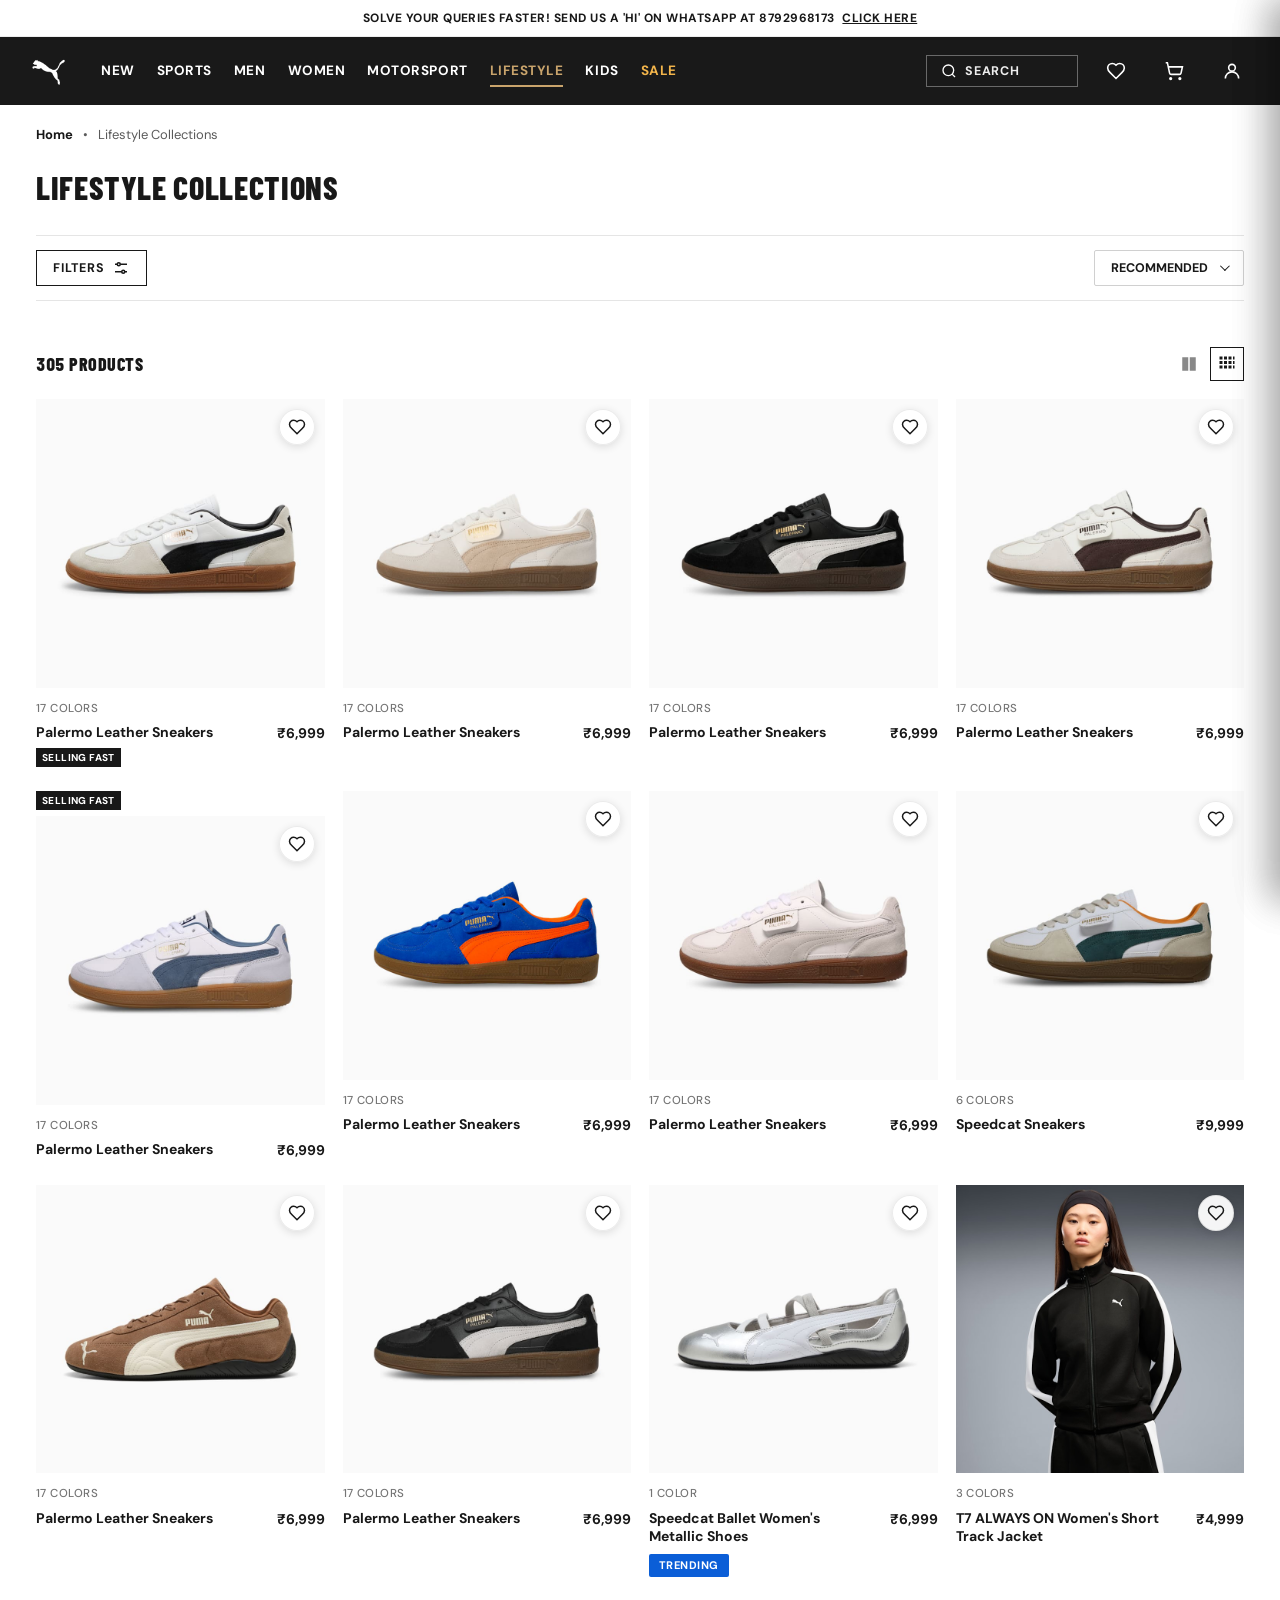
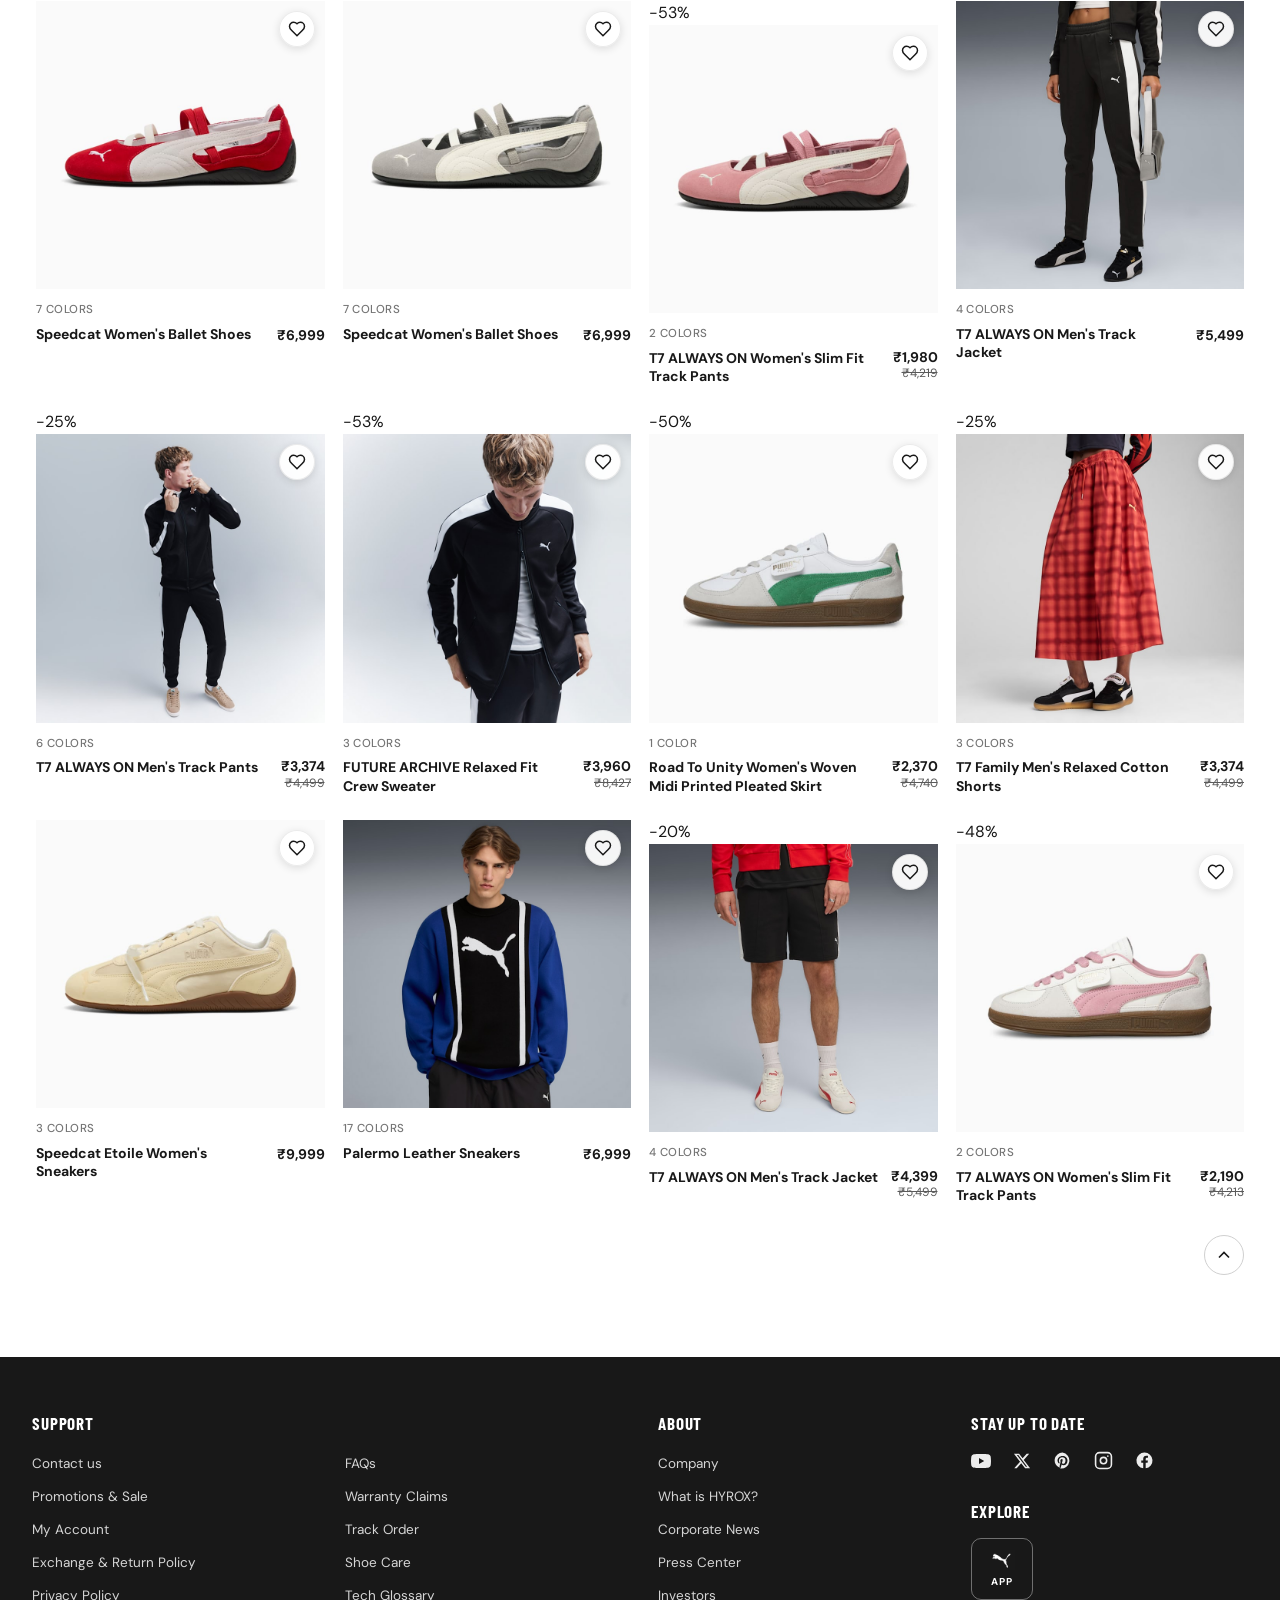
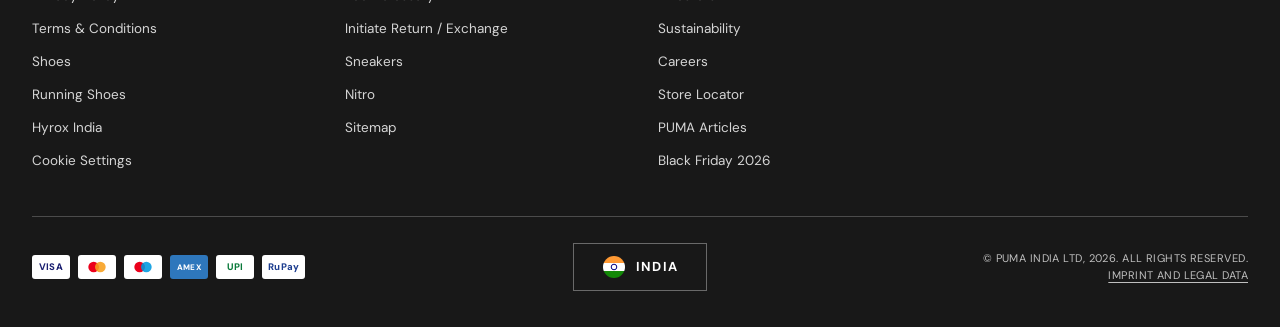
<file: lifestyle.html>
<!doctype html>
<html lang="en">
  <head>
    <meta charset="UTF-8" />
    <meta name="viewport" content="width=device-width, initial-scale=1.0" />
    <title>Buy Latest Lifestyle Footwear, Apparel &amp; Accessories Online | PUMA India</title>
    <meta
      name="description"
      content="Shop the official PUMA Lifestyle Collections. Discover classic Palermo, Speedcat OG, Suede, T7 track jackets and streetwear apparel at PUMA India."
    />
    <link rel="preconnect" href="https://fonts.googleapis.com" />
    <link rel="preconnect" href="https://fonts.gstatic.com" crossorigin />
    <link
      href="https://fonts.googleapis.com/css2?family=Barlow+Condensed:wght@600;700;800&family=DM+Sans:wght@400;500;600;700&display=swap"
      rel="stylesheet"
    />
    <link rel="stylesheet" href="puma.css" />
  </head>
  <body>
    <!-- Mobile Drawer Toggle (Pure CSS Checkbox) -->
    <input type="checkbox" id="nav-drawer-toggle" class="sr-only" aria-hidden="true" />

    <!-- Top Announcement Bar (Matches Screenshot 1) -->
    <div class="promo-bar">
      SOLVE YOUR QUERIES FASTER! SEND US A 'HI' ON WHATSAPP AT 8792968173 <a href="https://wa.me/918792968173" style="color: inherit; text-decoration: underline; font-weight: 700; margin-left: 4px;">CLICK HERE</a>
    </div>

    <!-- ===================================================================
         Responsive Navigation Header
         =================================================================== -->
    <header class="site-header">
      <div class="header-inner">
        <div class="header-left">
          <label for="nav-drawer-toggle" class="mobile-menu-trigger" aria-label="Open navigation menu">
            <svg width="24" height="24" viewBox="0 0 24 24" fill="none" stroke="currentColor" stroke-width="2">
              <line x1="3" y1="6" x2="21" y2="6" />
              <line x1="3" y1="12" x2="21" y2="12" />
              <line x1="3" y1="18" x2="21" y2="18" />
            </svg>
          </label>

          <a href="index.html" class="brand-logo" aria-label="PUMA Home">
            <img src="assets/aistudio/image_b6153493.png" alt="PUMA Logo" width="45" height="36" />
          </a>

          <nav class="primary-nav" aria-label="Main navigation">
            <div class="nav-item">
              <a href="new-season.html" class="nav-link">NEW</a>
              <div class="mega-menu">
                <div class="mega-grid--new">
                  <ul class="mega-links">
                    <li><a href="new-season.html">Men's New Arrivals</a></li>
                    <li><a href="new-season.html">Women's New Arrivals</a></li>
                    <li><a href="new-season.html">Kid's New Arrivals</a></li>
                    <li><a href="new-season.html">NITRO ⚡</a></li>
                  </ul>
                  <ul class="mega-links">
                    <li><a href="new-season.html">SPEEDCAT</a></li>
                    <li><a href="new-season.html">PALERMO</a></li>
                    <li><a href="new-season.html">SUEDE</a></li>
                    <li><a href="new-season.html">PUMA PROJECT3</a></li>
                  </ul>
                  <ul class="mega-links">
                    <li><a href="new-season.html">PUMA x McLAREN RACING</a></li>
                    <li><a href="new-season.html">PUMA x STRANGER THINGS</a></li>
                  </ul>
                </div>
              </div>
            </div>

            <div class="nav-item">
              <a href="sports.html" class="nav-link">SPORTS</a>
              <div class="mega-menu">
                <div class="mega-scroll-wrap">
                  <div class="mega-grid--sports">
                    <div>
                      <div class="mega-heading">Running</div>
                      <ul class="mega-links">
                        <li><a href="sports.html">Shop All Running</a></li>
                        <li><a href="sports.html">NITRO™ ⚡</a></li>
                        <li><a href="sports.html">Carbon-Plated-Nitro</a></li>
                        <li><a href="sports.html">Road Running</a></li>
                        <li><a href="sports.html">Race Day</a></li>
                        <li><a href="sports.html">Trail Running</a></li>
                        <li><a href="sports.html">Clothing</a></li>
                        <li><a href="sports.html">Accessories</a></li>
                      </ul>
                    </div>

                    <div>
                      <div class="mega-heading">Training</div>
                      <ul class="mega-links">
                        <li><a href="sports.html">Training Store</a></li>
                        <li><a href="sports.html">Gym Wear</a></li>
                        <li><a href="sports.html">PUMA x HYROX</a></li>
                        <li><a href="sports.html">Shoes</a></li>
                      </ul>
                    </div>

                    <div>
                      <div class="mega-heading">Football</div>
                      <ul class="mega-links">
                        <li><a href="sports.html">Football Store</a></li>
                        <li><a href="sports.html">Manchester City FC</a></li>
                        <li><a href="sports.html">AC Milan</a></li>
                        <li><a href="sports.html">BVB</a></li>
                      </ul>
                    </div>

                    <div>
                      <div class="mega-heading">Cricket</div>
                      <ul class="mega-links">
                        <li><a href="sports.html">PUMA x RCB</a></li>
                        <li><a href="sports.html">PUMA x DELHI CAPITALS</a></li>
                        <li><a href="sports.html">Cricket Shoes</a></li>
                      </ul>
                    </div>
                  </div>
                </div>
              </div>
            </div>

            <!-- MEN -->
            <div class="nav-item">
              <a href="men.html" class="nav-link">MEN</a>
              <div class="mega-menu">
                <div class="mega-grid--5">
                  <div>
                    <div class="mega-heading">Shoes</div>
                    <ul class="mega-links">
                      <li><a href="men.html">All Men's Shoes</a></li>
                      <li><a href="sports.html">Running Shoes</a></li>
                      <li><a href="men.html">Sneakers &amp; Classics</a></li>
                      <li><a href="lifestyle.html">Palermo</a></li>
                      <li><a href="lifestyle.html">Speedcat OG</a></li>
                      <li><a href="lifestyle.html">Suede</a></li>
                    </ul>
                  </div>
                  <div>
                    <div class="mega-heading">Clothing</div>
                    <ul class="mega-links">
                      <li><a href="men.html">All Men's Clothing</a></li>
                      <li><a href="lifestyle.html">T7 Tracksuits</a></li>
                      <li><a href="men.html">T-Shirts &amp; Polos</a></li>
                      <li><a href="men.html">Shorts</a></li>
                    </ul>
                  </div>
                  <div>
                    <div class="mega-heading">Sports</div>
                    <ul class="mega-links">
                      <li><a href="sports.html">Running Store</a></li>
                      <li><a href="sports.html">Training &amp; Gym</a></li>
                      <li><a href="motorsport.html">Motorsport Racing</a></li>
                    </ul>
                  </div>
                  <div>
                    <div class="mega-heading">Accessories</div>
                    <ul class="mega-links">
                      <li><a href="men.html">Backpacks &amp; Bags</a></li>
                      <li><a href="men.html">Caps &amp; Beanies</a></li>
                    </ul>
                  </div>
                  <div>
                    <div class="mega-heading">Featured</div>
                    <ul class="mega-links">
                      <li><a href="lifestyle.html">Lifestyle Favorites</a></li>
                      <li><a href="motorsport.html">Scuderia Ferrari</a></li>
                      <li><a href="new-season.html">New Season Drops</a></li>
                    </ul>
                  </div>
                </div>
              </div>
            </div>

            <!-- WOMEN -->
            <div class="nav-item">
              <a href="women.html" class="nav-link">WOMEN</a>
              <div class="mega-menu">
                <div class="mega-grid--5">
                  <div>
                    <div class="mega-heading">Shoes</div>
                    <ul class="mega-links">
                      <li><a href="women.html">All Women's Shoes</a></li>
                      <li><a href="lifestyle.html">Speedcat Ballet</a></li>
                      <li><a href="lifestyle.html">Palermo</a></li>
                      <li><a href="lifestyle.html">Speedcat Etoile</a></li>
                    </ul>
                  </div>
                  <div>
                    <div class="mega-heading">Clothing</div>
                    <ul class="mega-links">
                      <li><a href="lifestyle.html">T7 Track Jackets</a></li>
                      <li><a href="lifestyle.html">Slim Fit Track Pants</a></li>
                      <li><a href="lifestyle.html">Pleated Midi Skirts</a></li>
                    </ul>
                  </div>
                  <div>
                    <div class="mega-heading">Collections</div>
                    <ul class="mega-links">
                      <li><a href="lifestyle.html">Terrace Classics</a></li>
                      <li><a href="motorsport.html">Women's Motorsport</a></li>
                    </ul>
                  </div>
                </div>
              </div>
            </div>

            <!-- MOTORSPORT -->
            <div class="nav-item">
              <a href="motorsport.html" class="nav-link">MOTORSPORT</a>
              <div class="mega-menu">
                <div class="mega-grid--5">
                  <div>
                    <div class="mega-heading">Teams</div>
                    <ul class="mega-links">
                      <li><a href="motorsport.html">Scuderia Ferrari</a></li>
                      <li><a href="motorsport.html">McLAREN Racing</a></li>
                      <li><a href="motorsport.html">BMW M Motorsport</a></li>
                    </ul>
                  </div>
                </div>
              </div>
            </div>

            <!-- LIFESTYLE (ACTIVE) -->
            <div class="nav-item">
              <a href="lifestyle.html" class="nav-link nav-link--active">LIFESTYLE</a>
              <div class="mega-menu">
                <div class="mega-grid">
                  <div>
                    <div class="mega-heading">Iconic Silhouettes</div>
                    <ul class="mega-links">
                      <li><a href="lifestyle.html">Palermo Leather</a></li>
                      <li><a href="lifestyle.html">Speedcat OG &amp; Ballet</a></li>
                      <li><a href="lifestyle.html">Speedcat Etoile</a></li>
                      <li><a href="lifestyle.html">Suede Classic</a></li>
                      <li><a href="lifestyle.html">CA Pro</a></li>
                    </ul>
                  </div>

                  <div>
                    <div class="mega-heading">Footwear Styles</div>
                    <ul class="mega-links">
                      <li><a href="lifestyle.html">Low Profile Terrace Shoes</a></li>
                      <li><a href="lifestyle.html">Retro Court Sneakers</a></li>
                      <li><a href="lifestyle.html">Platform &amp; Chunky Shoes</a></li>
                      <li><a href="lifestyle.html">Ballet Sneakers</a></li>
                    </ul>
                  </div>

                  <div>
                    <div class="mega-heading">Streetwear Apparel</div>
                    <ul class="mega-links">
                      <li><a href="lifestyle.html">T7 ALWAYS ON Tracksuits</a></li>
                      <li><a href="lifestyle.html">Future Archive Sweaters</a></li>
                      <li><a href="lifestyle.html">Relaxed Cotton Shorts</a></li>
                      <li><a href="lifestyle.html">Midi Pleated Skirts</a></li>
                    </ul>
                  </div>

                  <div>
                    <div class="mega-heading">Collaborations</div>
                    <ul class="mega-links">
                      <li><a href="lifestyle.html">PUMA x ROSÉ</a></li>
                      <li><a href="lifestyle.html">PUMA SELECT</a></li>
                      <li><a href="lifestyle.html">PUMA PROJECT3</a></li>
                      <li><a href="lifestyle.html">PUMA Archive Reissues</a></li>
                    </ul>
                  </div>
                </div>
              </div>
            </div>

            <!-- KIDS -->
            <div class="nav-item">
              <a href="kids.html" class="nav-link">KIDS</a>
            </div>

            <!-- SALE -->
            <div class="nav-item">
              <a href="sale.html" class="nav-link nav-link--sale">SALE</a>
            </div>
          </nav>
        </div>

        <div class="header-right">
          <form action="#ls-grid" class="search-box" role="search">
            <svg width="16" height="16" viewBox="0 0 24 24" fill="none" stroke="currentColor" stroke-width="2" aria-hidden="true">
              <circle cx="11" cy="11" r="8" />
              <path d="m21 21-4.3-4.3" />
            </svg>
            <label for="ls-search" class="sr-only">Search Lifestyle products</label>
            <input id="ls-search" type="search" class="search-input" placeholder="SEARCH" />
          </form>

          <button type="button" class="icon-btn" id="wishlistButton" aria-label="Wishlist">
            <svg width="20" height="20" viewBox="0 0 24 24" fill="none" stroke="currentColor" stroke-width="1.9">
              <path d="M19 14c1.49-1.46 3-3.21 3-5.5A5.5 5.5 0 0 0 16.5 3c-1.76 0-3 .5-4.5 2-1.5-1.5-2.74-2-4.5-2A5.5 5.5 0 0 0 2 8.5c0 2.3 1.5 4.05 3 5.5l7 7Z" />
            </svg>
            <span class="badge-count" id="wishlistCount" data-empty="true">0</span>
          </button>

          <button type="button" class="icon-btn" id="cartButton" aria-label="Shopping Cart">
            <svg width="20" height="20" viewBox="0 0 24 24" fill="none" stroke="currentColor" stroke-width="1.9">
              <circle cx="8" cy="21" r="1" />
              <circle cx="19" cy="21" r="1" />
              <path d="M2.05 2.05h2l2.66 12.42a2 2 0 0 0 2 1.58h9.78a2 2 0 0 0 1.95-1.57l1.65-7.43H5.12" />
            </svg>
            <span class="badge-count" id="cartCount" data-empty="true">0</span>
          </button>

          <button type="button" class="icon-btn" id="accountButton" aria-label="My Account">
            <svg width="20" height="20" viewBox="0 0 24 24" fill="none" stroke="currentColor" stroke-width="1.9">
              <circle cx="12" cy="8" r="4" />
              <path d="M20 21a8 8 0 0 0-16 0" />
            </svg>
            <span class="account-dot" id="accountDot" aria-hidden="true"></span>
          </button>
        </div>
      </div>
    </header>

    <!-- Slide-Out Mobile Navigation Drawer -->
    <div class="mobile-nav-drawer" aria-label="Mobile Navigation">
      <label for="nav-drawer-toggle" class="mobile-nav-backdrop" aria-label="Close navigation menu"></label>
      <div class="mobile-nav-panel">
        <div class="mobile-drawer-head">
          <span class="footer-col-title" style="margin: 0">PUMA MENU</span>
          <label for="nav-drawer-toggle" class="mobile-drawer-close" aria-label="Close menu">
            <svg width="24" height="24" viewBox="0 0 24 24" fill="none" stroke="currentColor" stroke-width="2">
              <path d="M18 6 6 18" />
              <path d="m6 6 12 12" />
            </svg>
          </label>
        </div>
        <nav class="mobile-drawer-links">
          <a href="new-season.html">NEW SEASON <span>&rsaquo;</span></a>
          <a href="sports.html">SPORTS <span>&rsaquo;</span></a>
          <a href="men.html">MEN <span>&rsaquo;</span></a>
          <a href="women.html">WOMEN <span>&rsaquo;</span></a>
          <a href="motorsport.html">MOTORSPORT <span>&rsaquo;</span></a>
          <a href="lifestyle.html" style="color: var(--accent-gold); font-weight: 800;">LIFESTYLE <span>&rsaquo;</span></a>
          <a href="kids.html">KIDS <span>&rsaquo;</span></a>
          <a href="sale.html" style="color: #f3b54b; font-weight: 800;">SALE <span>&rsaquo;</span></a>
          <a href="login.html">MY ACCOUNT / LOGIN <span>&rsaquo;</span></a>
        </nav>
      </div>
    </div>

    <!-- ===================================================================
         LIFESTYLE MAIN CONTENT (Matches in.puma.com/in/en/lifestyle)
         =================================================================== -->
    <main class="ns-page">
      <!-- Breadcrumb (Matches Screenshot 1) -->
      <nav class="ns-breadcrumb" aria-label="Breadcrumb">
        <a href="index.html">Home</a>
        <span aria-hidden="true">&bull;</span>
        <span>Lifestyle Collections</span>
      </nav>

      <!-- Page Heading (Matches Screenshot 1) -->
      <h1 class="ns-title">LIFESTYLE COLLECTIONS</h1>

      <!-- Pure-CSS Filter Inputs -->
      <input type="checkbox" id="ls-sidebar-toggle" class="sr-only" aria-hidden="true" />

      <input type="radio" name="ls-grid-mode" id="ls-grid-2" class="sr-only" />
      <input type="radio" name="ls-grid-mode" id="ls-grid-4" class="sr-only" checked />

      <input type="radio" name="ls-cat" id="ls-cat-all" class="sr-only" checked />
      <input type="radio" name="ls-cat" id="ls-cat-shoes" class="sr-only" />
      <input type="radio" name="ls-cat" id="ls-cat-clothing" class="sr-only" />

      <!-- Filter Toolbar Row (Matches Screenshot 1: FILTERS button on left, RECOMMENDED on right) -->
      <div class="ns-toolbar" style="margin-bottom: 24px;">
        <div class="ns-filter-pills">
          <label for="ls-sidebar-toggle" id="lsFiltersBtn" class="button" style="background:#ffffff; border:1px solid #181818; color:#181818; padding:8px 16px; font-size:12.5px; font-weight:700; letter-spacing:0.06em; cursor:pointer; display:inline-flex; align-items:center; gap:8px;">
            <span>FILTERS</span>
            <svg width="18" height="18" viewBox="0 0 24 24" fill="none" stroke="currentColor" stroke-width="2">
              <line x1="4" y1="7" x2="20" y2="7" />
              <circle cx="9" cy="7" r="2" fill="#ffffff" />
              <line x1="4" y1="17" x2="20" y2="17" />
              <circle cx="15" cy="17" r="2" fill="#ffffff" />
            </svg>
          </label>
        </div>

        <div class="ns-sort-wrap">
          <details class="ns-dropdown">
            <summary style="border:1px solid #d0d0d0; padding:8px 16px; font-weight:700; font-size:12.5px;">RECOMMENDED</summary>
            <div class="ns-dropdown-panel" style="right: 0; left: auto;">
              <span class="filter-option-label">Price: Low to High</span>
              <span class="filter-option-label">Price: High to Low</span>
              <span class="filter-option-label">Newest First</span>
            </div>
          </details>
        </div>
      </div>

      <!-- Meta Bar: 305 PRODUCTS count & 2-col / 4-col switchers (Matches Screenshot 1) -->
      <div class="ns-meta-bar">
        <span class="ns-count">305 PRODUCTS</span>

        <div class="ns-view-switchers" role="radiogroup" aria-label="Grid layout toggle">
          <label for="ls-grid-2" class="ns-view-btn" title="2-column grid">
            <svg width="18" height="18" viewBox="0 0 24 24" fill="currentColor">
              <rect x="3" y="3" width="8" height="18" />
              <rect x="13" y="3" width="8" height="18" />
            </svg>
          </label>
          <label for="ls-grid-4" class="ns-view-btn" title="4-column grid">
            <svg width="18" height="18" viewBox="0 0 24 24" fill="currentColor">
              <rect x="2" y="2" width="4" height="4" />
              <rect x="8" y="2" width="4" height="4" />
              <rect x="14" y="2" width="4" height="4" />
              <rect x="20" y="2" width="2" height="4" />
              <rect x="2" y="8" width="4" height="4" />
              <rect x="8" y="8" width="4" height="4" />
              <rect x="14" y="8" width="4" height="4" />
              <rect x="20" y="8" width="2" height="4" />
              <rect x="2" y="14" width="4" height="4" />
              <rect x="8" y="14" width="4" height="4" />
              <rect x="14" y="14" width="4" height="4" />
              <rect x="20" y="14" width="2" height="4" />
            </svg>
          </label>
        </div>
      </div>

      <!-- Collapsible Left Product Filter Sidebar + Product Grid -->
      <div class="ns-catalog-wrap">
        <aside class="ns-sidebar" id="lifestyleSidebar" aria-label="Lifestyle Product Filter Sidebar">
          <div class="filter-sidebar-top" style="display: flex; align-items: center; justify-content: space-between; padding-bottom: 16px; border-bottom: 1px solid var(--border-subtle, #e0e0e0); margin-bottom: 16px;">
            <span class="filter-sidebar-title" style="font-family: var(--font-display, sans-serif); font-size: 16px; font-weight: 700; letter-spacing: 0.05em; text-transform: uppercase;">Filter Results</span>
            <button type="button" class="filter-close-btn" id="lsCloseSidebarBtn" style="background: transparent; border: none; cursor: pointer; display: inline-flex; align-items: center; justify-content: center; width: 32px; height: 32px; border-radius: 50%;" aria-label="Close sidebar">
              <svg width="20" height="20" viewBox="0 0 24 24" fill="none" stroke="currentColor" stroke-width="2">
                <path d="M18 6 6 18" />
                <path d="m6 6 12 12" />
              </svg>
            </button>
          </div>

          <!-- Filter Group 1: Silhouette -->
          <details class="filter-group" open>
            <summary class="filter-group-header">Iconic Silhouette</summary>
            <div class="filter-group-content">
              <span class="filter-row active"><span class="filter-indicator"></span><span>All Silhouettes</span></span>
              <span class="filter-row"><span class="filter-indicator"></span><span>Palermo</span></span>
              <span class="filter-row"><span class="filter-indicator"></span><span>Speedcat OG &amp; Ballet</span></span>
              <span class="filter-row"><span class="filter-indicator"></span><span>T7 ALWAYS ON Tracksuits</span></span>
            </div>
          </details>

          <!-- Filter Group 2: Category -->
          <details class="filter-group" open>
            <summary class="filter-group-header">Category</summary>
            <div class="filter-group-content">
              <span class="filter-row active"><span class="filter-indicator"></span><span>All Categories</span></span>
              <span class="filter-row"><span class="filter-indicator"></span><span>Footwear &amp; Sneakers</span></span>
              <span class="filter-row"><span class="filter-indicator"></span><span>Track Jackets &amp; Apparel</span></span>
            </div>
          </details>

          <!-- Filter Group 3: Price -->
          <details class="filter-group" open>
            <summary class="filter-group-header">Price</summary>
            <div class="filter-group-content">
              <span class="filter-row active"><span class="filter-indicator"></span><span>All Prices</span></span>
              <span class="filter-row"><span class="filter-indicator"></span><span>Under ₹4,000</span></span>
              <span class="filter-row"><span class="filter-indicator"></span><span>₹4,000 - ₹8,000</span></span>
              <span class="filter-row"><span class="filter-indicator"></span><span>Over ₹8,000</span></span>
            </div>
          </details>

          <!-- Filter Group 4: Colour -->
          <details class="filter-group" open>
            <summary class="filter-group-header">Colour</summary>
            <div class="filter-group-content">
              <span class="filter-row active"><span class="filter-indicator"></span><span>All Colours</span></span>
              <span class="filter-row"><span class="filter-indicator"></span><span>Black</span></span>
              <span class="filter-row"><span class="filter-indicator"></span><span>White</span></span>
              <span class="filter-row"><span class="filter-indicator"></span><span>Blue</span></span>
              <span class="filter-row"><span class="filter-indicator"></span><span>Green</span></span>
              <span class="filter-row"><span class="filter-indicator"></span><span>Pink</span></span>
              <span class="filter-row"><span class="filter-indicator"></span><span>Brown</span></span>
            </div>
          </details>
        </aside>

        <!-- ===================================================================
             LIFESTYLE PRODUCT GRID (Matches Screenshots 1, 2, 3, 4, 5, 6, 7)
             =================================================================== -->
        <section class="ns-grid" id="ls-grid" aria-label="Lifestyle Catalog Grid">

          <!-- ROW 1 (Screenshot 1 & 2) -->

          <!-- 1. Palermo Leather Sneakers - White/Black -->
          <article class="ns-card" data-id="ls-palermo-white-black" data-cat="shoes" data-type="palermo sneakers" data-color="white black">
            <div class="shoe-card-media">
              <img src="assets/puma/ls_palermo_white_black.jpg" alt="Palermo Leather Sneakers in White/Black" />
            </div>
            <div class="ns-card-colors">17 COLORS</div>
            <div class="ns-card-row">
              <span class="ns-card-title">Palermo Leather Sneakers</span>
              <span class="ns-card-price">₹6,999</span>
            </div>
            <span class="ns-selling-badge" style="background:#181818; color:#ffffff; font-size:10px; font-weight:800; padding:2px 6px; letter-spacing:0.04em; align-self:flex-start; margin-top:4px;">SELLING FAST</span>
          </article>

          <!-- 2. Palermo Leather Sneakers - White/Tan -->
          <article class="ns-card" data-id="ls-palermo-white-tan" data-cat="shoes" data-type="palermo sneakers" data-color="white beige">
            <div class="shoe-card-media">
              <img src="assets/puma/ls_palermo_white_tan.jpg" alt="Palermo Leather Sneakers in White/Tan" />
            </div>
            <div class="ns-card-colors">17 COLORS</div>
            <div class="ns-card-row">
              <span class="ns-card-title">Palermo Leather Sneakers</span>
              <span class="ns-card-price">₹6,999</span>
            </div>
          </article>

          <!-- 3. Palermo Leather Sneakers - White/Blue -->
          <article class="ns-card" data-id="ls-palermo-white-blue" data-cat="shoes" data-type="palermo sneakers" data-color="white blue">
            <div class="shoe-card-media">
              <img src="assets/puma/ls_palermo_white_blue.jpg" alt="Palermo Leather Sneakers in White/Blue" />
            </div>
            <div class="ns-card-colors">17 COLORS</div>
            <div class="ns-card-row">
              <span class="ns-card-title">Palermo Leather Sneakers</span>
              <span class="ns-card-price">₹6,999</span>
            </div>
          </article>

          <!-- 4. Palermo Leather Sneakers - Black/White -->
          <article class="ns-card" data-id="ls-palermo-black-white" data-cat="shoes" data-type="palermo sneakers" data-color="black white">
            <div class="shoe-card-media">
              <img src="assets/puma/ls_palermo_black_white.jpg" alt="Palermo Leather Sneakers in Black/White" />
            </div>
            <div class="ns-card-colors">17 COLORS</div>
            <div class="ns-card-row">
              <span class="ns-card-title">Palermo Leather Sneakers</span>
              <span class="ns-card-price">₹6,999</span>
            </div>
          </article>

          <!-- ROW 2 (Screenshot 3) -->

          <!-- 5. Palermo Leather Sneakers - All White -->
          <article class="ns-card" data-id="ls-palermo-all-white" data-cat="shoes" data-type="palermo sneakers" data-color="white">
            <span class="ns-selling-badge" style="background:#181818; color:#ffffff; font-size:10px; font-weight:800; padding:2px 6px; letter-spacing:0.04em; align-self:flex-start; margin-bottom:6px;">SELLING FAST</span>
            <div class="shoe-card-media">
              <img src="assets/puma/ls_palermo_all_white.jpg" alt="Palermo Leather Sneakers in All White" />
            </div>
            <div class="ns-card-colors">17 COLORS</div>
            <div class="ns-card-row">
              <span class="ns-card-title">Palermo Leather Sneakers</span>
              <span class="ns-card-price">₹6,999</span>
            </div>
          </article>

          <!-- 6. Palermo Leather Sneakers - White/Brown -->
          <article class="ns-card" data-id="ls-palermo-white-brown" data-cat="shoes" data-type="palermo sneakers" data-color="white brown">
            <div class="shoe-card-media">
              <img src="assets/puma/ls_palermo_white_brown.jpg" alt="Palermo Leather Sneakers in White/Brown" />
            </div>
            <div class="ns-card-colors">17 COLORS</div>
            <div class="ns-card-row">
              <span class="ns-card-title">Palermo Leather Sneakers</span>
              <span class="ns-card-price">₹6,999</span>
            </div>
          </article>

          <!-- 7. Palermo Leather Sneakers - White/Green -->
          <article class="ns-card" data-id="ls-palermo-white-green" data-cat="shoes" data-type="palermo sneakers" data-color="white green">
            <div class="shoe-card-media">
              <img src="assets/puma/ls_palermo_white_green.jpg" alt="Palermo Leather Sneakers in White/Green" />
            </div>
            <div class="ns-card-colors">17 COLORS</div>
            <div class="ns-card-row">
              <span class="ns-card-title">Palermo Leather Sneakers</span>
              <span class="ns-card-price">₹6,999</span>
            </div>
          </article>

          <!-- 8. Speedcat Sneakers - Brown Suede -->
          <article class="ns-card" data-id="ls-speedcat-brown-suede" data-cat="shoes" data-type="speedcat sneakers" data-color="brown">
            <div class="shoe-card-media">
              <img src="assets/puma/ls_speedcat_brown_suede.jpg" alt="Speedcat Sneakers in Brown Suede" />
            </div>
            <div class="ns-card-colors">6 COLORS</div>
            <div class="ns-card-row">
              <span class="ns-card-title">Speedcat Sneakers</span>
              <span class="ns-card-price">₹9,999</span>
            </div>
          </article>

          <!-- ROW 3 (Screenshot 4) -->

          <!-- 9. Palermo Leather Sneakers - Black/Gum -->
          <article class="ns-card" data-id="ls-palermo-black-gum" data-cat="shoes" data-type="palermo sneakers" data-color="black">
            <div class="shoe-card-media">
              <img src="assets/puma/ls_palermo_black_gum.jpg" alt="Palermo Leather Sneakers in Black/Gum" />
            </div>
            <div class="ns-card-colors">17 COLORS</div>
            <div class="ns-card-row">
              <span class="ns-card-title">Palermo Leather Sneakers</span>
              <span class="ns-card-price">₹6,999</span>
            </div>
          </article>

          <!-- 10. Palermo Leather Sneakers - White/Vibrant Green -->
          <article class="ns-card" data-id="ls-palermo-white-vibrant-green" data-cat="shoes" data-type="palermo sneakers" data-color="white green">
            <div class="shoe-card-media">
              <img src="assets/puma/ls_palermo_white_vibrant_green.jpg" alt="Palermo Leather Sneakers in White/Vibrant Green" />
            </div>
            <div class="ns-card-colors">17 COLORS</div>
            <div class="ns-card-row">
              <span class="ns-card-title">Palermo Leather Sneakers</span>
              <span class="ns-card-price">₹6,999</span>
            </div>
          </article>

          <!-- 11. Speedcat Ballet Women's Metallic Shoes -->
          <article class="ns-card" data-id="ls-speedcat-ballet-silver" data-cat="shoes" data-type="ballet sneakers" data-color="silver">
            <div class="shoe-card-media">
              <img src="assets/puma/ls_speedcat_ballet_silver.jpg" alt="Speedcat Ballet Women's Metallic Shoes in Silver" />
            </div>
            <div class="ns-card-colors">1 COLOR</div>
            <div class="ns-card-row">
              <span class="ns-card-title">Speedcat Ballet Women's Metallic Shoes</span>
              <span class="ns-card-price">₹6,999</span>
            </div>
            <span class="ns-trending-badge">TRENDING</span>
          </article>

          <!-- 12. T7 ALWAYS ON Women's Short Track Jacket -->
          <article class="ns-card" data-id="ls-t7-womens-short-jacket" data-cat="clothing" data-type="jackets" data-color="black">
            <div class="shoe-card-media">
              <img src="assets/puma/ls_t7_womens_short_jacket.jpg" alt="T7 ALWAYS ON Women's Short Track Jacket" />
            </div>
            <div class="ns-card-colors">3 COLORS</div>
            <div class="ns-card-row">
              <span class="ns-card-title">T7 ALWAYS ON Women's Short Track Jacket</span>
              <span class="ns-card-price">₹4,999</span>
            </div>
          </article>

          <!-- ROW 4 (Screenshot 5) -->

          <!-- 13. Speedcat Women's Ballet Shoes - Grey -->
          <article class="ns-card" data-id="ls-speedcat-ballet-grey" data-cat="shoes" data-type="ballet sneakers" data-color="grey">
            <div class="shoe-card-media">
              <img src="assets/puma/ls_speedcat_ballet_grey.jpg" alt="Speedcat Women's Ballet Shoes in Grey" />
            </div>
            <div class="ns-card-colors">7 COLORS</div>
            <div class="ns-card-row">
              <span class="ns-card-title">Speedcat Women's Ballet Shoes</span>
              <span class="ns-card-price">₹6,999</span>
            </div>
          </article>

          <!-- 14. Speedcat Women's Ballet Shoes - Pink -->
          <article class="ns-card" data-id="ls-speedcat-ballet-pink" data-cat="shoes" data-type="ballet sneakers" data-color="pink">
            <div class="shoe-card-media">
              <img src="assets/puma/ls_speedcat_ballet_pink.jpg" alt="Speedcat Women's Ballet Shoes in Pink" />
            </div>
            <div class="ns-card-colors">7 COLORS</div>
            <div class="ns-card-row">
              <span class="ns-card-title">Speedcat Women's Ballet Shoes</span>
              <span class="ns-card-price">₹6,999</span>
            </div>
          </article>

          <!-- 15. T7 ALWAYS ON Women's Slim Fit Track Pants -->
          <article class="ns-card" data-id="ls-t7-womens-track-pants" data-cat="clothing" data-type="trackpants" data-color="black">
            <span class="ns-badge-discount">-53%</span>
            <div class="shoe-card-media">
              <img src="assets/puma/ls_t7_womens_track_pants.jpg" alt="T7 ALWAYS ON Women's Slim Fit Track Pants" />
            </div>
            <div class="ns-card-colors">2 COLORS</div>
            <div class="ns-card-row">
              <span class="ns-card-title">T7 ALWAYS ON Women's Slim Fit Track Pants</span>
              <div class="ns-card-prices">
                <span class="ns-card-price">₹1,980</span>
                <span class="price-mrp" style="text-decoration:line-through; color:var(--text-secondary); font-size:12px; margin-left:6px;">₹4,219</span>
              </div>
            </div>
          </article>

          <!-- 16. T7 ALWAYS ON Men's Track Jacket -->
          <article class="ns-card" data-id="ls-t7-mens-track-jacket" data-cat="clothing" data-type="jackets" data-color="black">
            <div class="shoe-card-media">
              <img src="assets/puma/ls_t7_mens_track_jacket.jpg" alt="T7 ALWAYS ON Men's Track Jacket in Black" />
            </div>
            <div class="ns-card-colors">4 COLORS</div>
            <div class="ns-card-row">
              <span class="ns-card-title">T7 ALWAYS ON Men's Track Jacket</span>
              <span class="ns-card-price">₹5,499</span>
            </div>
          </article>

          <!-- ROW 5 (Screenshot 6) -->

          <!-- 17. T7 ALWAYS ON Men's Track Pants -->
          <article class="ns-card" data-id="ls-t7-mens-track-pants" data-cat="clothing" data-type="trackpants" data-color="black">
            <span class="ns-badge-discount">-25%</span>
            <div class="shoe-card-media">
              <img src="assets/puma/ls_t7_mens_track_pants.jpg" alt="T7 ALWAYS ON Men's Track Pants in Black" />
            </div>
            <div class="ns-card-colors">6 COLORS</div>
            <div class="ns-card-row">
              <span class="ns-card-title">T7 ALWAYS ON Men's Track Pants</span>
              <div class="ns-card-prices">
                <span class="ns-card-price">₹3,374</span>
                <span class="price-mrp" style="text-decoration:line-through; color:var(--text-secondary); font-size:12px; margin-left:6px;">₹4,499</span>
              </div>
            </div>
          </article>

          <!-- 18. FUTURE ARCHIVE Relaxed Fit Crew Sweater -->
          <article class="ns-card" data-id="ls-future-archive-sweater" data-cat="clothing" data-type="sweaters" data-color="blue black">
            <span class="ns-badge-discount">-53%</span>
            <div class="shoe-card-media">
              <img src="assets/puma/ls_future_archive_sweater.jpg" alt="FUTURE ARCHIVE Relaxed Fit Crew Sweater" />
            </div>
            <div class="ns-card-colors">3 COLORS</div>
            <div class="ns-card-row">
              <span class="ns-card-title">FUTURE ARCHIVE Relaxed Fit Crew Sweater</span>
              <div class="ns-card-prices">
                <span class="ns-card-price">₹3,960</span>
                <span class="price-mrp" style="text-decoration:line-through; color:var(--text-secondary); font-size:12px; margin-left:6px;">₹8,427</span>
              </div>
            </div>
          </article>

          <!-- 19. Road To Unity Women's Midi Pleated Skirt -->
          <article class="ns-card" data-id="ls-road-to-unity-skirt" data-cat="clothing" data-type="skirts" data-color="red">
            <span class="ns-badge-discount">-50%</span>
            <div class="shoe-card-media">
              <img src="assets/puma/ls_road_to_unity_skirt.jpg" alt="Road To Unity Women's Woven Midi Printed Pleated Skirt" />
            </div>
            <div class="ns-card-colors">1 COLOR</div>
            <div class="ns-card-row">
              <span class="ns-card-title">Road To Unity Women's Woven Midi Printed Pleated Skirt</span>
              <div class="ns-card-prices">
                <span class="ns-card-price">₹2,370</span>
                <span class="price-mrp" style="text-decoration:line-through; color:var(--text-secondary); font-size:12px; margin-left:6px;">₹4,740</span>
              </div>
            </div>
          </article>

          <!-- 20. T7 Family Men's Relaxed Cotton Shorts -->
          <article class="ns-card" data-id="ls-t7-relaxed-cotton-shorts" data-cat="clothing" data-type="shorts" data-color="black">
            <span class="ns-badge-discount">-25%</span>
            <div class="shoe-card-media">
              <img src="assets/puma/ls_t7_relaxed_cotton_shorts.jpg" alt="T7 Family Men's Relaxed Cotton Shorts" />
            </div>
            <div class="ns-card-colors">3 COLORS</div>
            <div class="ns-card-row">
              <span class="ns-card-title">T7 Family Men's Relaxed Cotton Shorts</span>
              <div class="ns-card-prices">
                <span class="ns-card-price">₹3,374</span>
                <span class="price-mrp" style="text-decoration:line-through; color:var(--text-secondary); font-size:12px; margin-left:6px;">₹4,499</span>
              </div>
            </div>
          </article>

          <!-- ROW 6 (Screenshot 7) -->

          <!-- 21. Speedcat Etoile Women's Sneakers - Butter Yellow -->
          <article class="ns-card" data-id="ls-speedcat-etoile-yellow" data-cat="shoes" data-type="speedcat sneakers" data-color="yellow">
            <div class="shoe-card-media">
              <img src="assets/puma/ls_speedcat_etoile_yellow.jpg" alt="Speedcat Etoile Women's Sneakers in Butter Yellow" />
            </div>
            <div class="ns-card-colors">3 COLORS</div>
            <div class="ns-card-row">
              <span class="ns-card-title">Speedcat Etoile Women's Sneakers</span>
              <span class="ns-card-price">₹9,999</span>
            </div>
          </article>

          <!-- 22. Palermo Leather Sneakers - White/Pink -->
          <article class="ns-card" data-id="ls-palermo-white-pink" data-cat="shoes" data-type="palermo sneakers" data-color="white pink">
            <div class="shoe-card-media">
              <img src="assets/puma/ls_palermo_white_pink.jpg" alt="Palermo Leather Sneakers in White/Pink" />
            </div>
            <div class="ns-card-colors">17 COLORS</div>
            <div class="ns-card-row">
              <span class="ns-card-title">Palermo Leather Sneakers</span>
              <span class="ns-card-price">₹6,999</span>
            </div>
          </article>

          <!-- 23. T7 ALWAYS ON Men's Track Jacket - Maroon -->
          <article class="ns-card" data-id="ls-t7-mens-maroon-jacket" data-cat="clothing" data-type="jackets" data-color="maroon brown">
            <span class="ns-badge-discount">-20%</span>
            <div class="shoe-card-media">
              <img src="assets/puma/ls_t7_mens_maroon_jacket.jpg" alt="T7 ALWAYS ON Men's Track Jacket in Maroon" />
            </div>
            <div class="ns-card-colors">4 COLORS</div>
            <div class="ns-card-row">
              <span class="ns-card-title">T7 ALWAYS ON Men's Track Jacket</span>
              <div class="ns-card-prices">
                <span class="ns-card-price">₹4,399</span>
                <span class="price-mrp" style="text-decoration:line-through; color:var(--text-secondary); font-size:12px; margin-left:6px;">₹5,499</span>
              </div>
            </div>
          </article>

          <!-- 24. T7 ALWAYS ON Women's Slim Fit Track Pants - Green -->
          <article class="ns-card" data-id="ls-t7-womens-green-pants" data-cat="clothing" data-type="trackpants" data-color="green">
            <span class="ns-badge-discount">-48%</span>
            <div class="shoe-card-media">
              <img src="assets/puma/ls_t7_womens_green_pants.jpg" alt="T7 ALWAYS ON Women's Slim Fit Track Pants in Green" />
            </div>
            <div class="ns-card-colors">2 COLORS</div>
            <div class="ns-card-row">
              <span class="ns-card-title">T7 ALWAYS ON Women's Slim Fit Track Pants</span>
              <div class="ns-card-prices">
                <span class="ns-card-price">₹2,190</span>
                <span class="price-mrp" style="text-decoration:line-through; color:var(--text-secondary); font-size:12px; margin-left:6px;">₹4,213</span>
              </div>
            </div>
          </article>
        </section>
      </div> <!-- /.ns-catalog-wrap -->

      <!-- Jump to Top Button (Matches Screenshot 7) -->
      <div style="text-align: right; padding: 30px 0 10px;">
        <a href="#top" class="icon-btn" style="background:#ffffff !important; border:1px solid #d0d0d0 !important; border-radius:50%; width:40px; height:40px; display:inline-flex; align-items:center; justify-content:center; text-decoration:none; color:#181818 !important;" title="Back to Top">
          <svg width="20" height="20" viewBox="0 0 24 24" fill="none" stroke="currentColor" stroke-width="2"><path d="m18 15-6-6-6 6"/></svg>
        </a>
      </div>
    </main>

    <!-- ===================================================================
         OFFICIAL PUMA FOOTER
         =================================================================== -->
    <footer id="footer-support" class="site-footer">
      <div class="footer-inner">
        <div class="footer-top-grid">
          <div>
            <h2 class="footer-col-title">SUPPORT</h2>
            <ul class="footer-links">
              <li><a href="index.html#footer-support">Contact us</a></li>
              <li><a href="sale.html">Promotions &amp; Sale</a></li>
              <li><a href="index.html#footer-support">My Account</a></li>
              <li><a href="index.html#footer-support">Exchange &amp; Return Policy</a></li>
              <li><a href="index.html#footer-support">Privacy Policy</a></li>
              <li><a href="index.html#footer-support">Terms &amp; Conditions</a></li>
              <li><a href="lifestyle.html">Shoes</a></li>
              <li><a href="sports.html">Running Shoes</a></li>
              <li><a href="sports.html">Hyrox India</a></li>
              <li><a href="index.html#footer-support">Cookie Settings</a></li>
            </ul>
          </div>

          <div>
            <h2 class="footer-col-title footer-col-title--spacer" aria-hidden="true">SUPPORT MORE</h2>
            <ul class="footer-links">
              <li><a href="index.html#footer-support">FAQs</a></li>
              <li><a href="index.html#footer-support">Warranty Claims</a></li>
              <li><a href="index.html#footer-support">Track Order</a></li>
              <li><a href="index.html#footer-support">Shoe Care</a></li>
              <li><a href="sports.html">Tech Glossary</a></li>
              <li><a href="index.html#footer-support">Initiate Return / Exchange</a></li>
              <li><a href="lifestyle.html">Sneakers</a></li>
              <li><a href="sports.html">Nitro</a></li>
              <li><a href="index.html">Sitemap</a></li>
            </ul>
          </div>

          <div>
            <h2 class="footer-col-title">ABOUT</h2>
            <ul class="footer-links">
              <li><a href="index.html#footer-support">Company</a></li>
              <li><a href="sports.html">What is HYROX?</a></li>
              <li><a href="index.html#footer-support">Corporate News</a></li>
              <li><a href="index.html#footer-support">Press Center</a></li>
              <li><a href="index.html#footer-support">Investors</a></li>
              <li><a href="index.html#footer-support">Sustainability</a></li>
              <li><a href="index.html#footer-support">Careers</a></li>
              <li><a href="index.html#footer-support">Store Locator</a></li>
              <li><a href="index.html#footer-support">PUMA Articles</a></li>
              <li><a href="index.html#trending-now">Black Friday 2026</a></li>
            </ul>
          </div>

          <div>
            <h2 class="footer-col-title">STAY UP TO DATE</h2>
            <div class="social-row">
              <a href="index.html#footer-support" class="social-link" aria-label="PUMA on YouTube">
                <svg width="20" height="20" viewBox="0 0 24 24" fill="currentColor">
                  <path d="M23.5 6.2a3 3 0 0 0-2.1-2.1C19.5 3.5 12 3.5 12 3.5s-7.5 0-9.4.6A3 3 0 0 0 .5 6.2 31.6 31.6 0 0 0 0 12a31.6 31.6 0 0 0 .5 5.8 3 3 0 0 0 2.1 2.1c1.9.6 9.4.6 9.4.6s7.5 0 9.4-.6a3 3 0 0 0 2.1-2.1A31.6 31.6 0 0 0 24 12a31.6 31.6 0 0 0-.5-5.8ZM9.6 15.6V8.4l6.3 3.6-6.3 3.6Z" />
                </svg>
              </a>
              <a href="index.html#footer-support" class="social-link" aria-label="PUMA on X">
                <svg width="18" height="18" viewBox="0 0 24 24" fill="currentColor">
                  <path d="M18.244 2.25h3.308l-7.227 8.26 8.502 11.24H16.17l-5.214-6.817L4.99 21.75H1.68l7.73-8.835L1.254 2.25H8.08l4.713 6.231zm-1.161 17.52h1.833L7.084 4.126H5.117z" />
                </svg>
              </a>
              <a href="index.html#footer-support" class="social-link" aria-label="PUMA on Pinterest">
                <svg width="19" height="19" viewBox="0 0 24 24" fill="currentColor">
                  <path d="M12 2a10 10 0 0 0-3.6 19.3c0-.8-.1-2 .1-2.9l1.1-4.6s-.3-.6-.3-1.4c0-1.3.8-2.3 1.7-2.3.8 0 1.2.6 1.2 1.3 0 .8-.5 2-.8 3.1-.2.9.5 1.7 1.4 1.7 1.7 0 3-1.8 3-4.3 0-2.3-1.6-3.9-4-3.9-2.7 0-4.3 2-4.3 4.2 0 .8.3 1.7.7 2.2.1.1.1.2.1.3l-.3 1.1c0 .2-.2.2-.3.1-1.2-.6-2-2.4-2-3.8 0-3.1 2.2-5.9 6.5-5.9 3.4 0 6.1 2.4 6.1 5.7 0 3.4-2.1 6.1-5.1 6.1-1 0-1.9-.5-2.3-1.1l-.6 2.4c-.2.9-.8 2-1.2 2.7A10 10 0 1 0 12 2Z" />
                </svg>
              </a>
              <a href="index.html#footer-support" class="social-link" aria-label="PUMA on Instagram">
                <svg width="19" height="19" viewBox="0 0 24 24" fill="none" stroke="currentColor" stroke-width="2">
                  <rect x="2" y="2" width="20" height="20" rx="5" />
                  <circle cx="12" cy="12" r="4" />
                  <circle cx="17.5" cy="6.5" r="1" fill="currentColor" stroke="none" />
                </svg>
              </a>
              <a href="index.html#footer-support" class="social-link" aria-label="PUMA on Facebook">
                <svg width="19" height="19" viewBox="0 0 24 24" fill="currentColor">
                  <path d="M12 2a10 10 0 0 0-1.6 19.9v-7H7.9V12h2.5V9.8c0-2.5 1.5-3.9 3.8-3.9 1.1 0 2.2.2 2.2.2v2.4h-1.3c-1.2 0-1.6.8-1.6 1.6V12h2.8l-.4 2.9h-2.4v7A10 10 0 0 0 12 2Z" />
                </svg>
              </a>
            </div>

            <h2 class="footer-col-title">EXPLORE</h2>
            <a href="index.html" class="explore-app-card" aria-label="PUMA App">
              <img src="assets/aistudio/image_b6153493.png" alt="PUMA" width="28" height="20" style="object-fit: contain; display: block;" />
              <span>APP</span>
            </a>
          </div>
        </div>

        <hr class="footer-divider" />

        <div class="footer-bottom">
          <div class="payment-badges" aria-label="Accepted payment methods">
            <span class="pay-chip" style="color: #1a1f71">VISA</span>
            <span class="pay-chip" style="gap: 0">
              <svg width="24" height="16" viewBox="0 0 36 22" aria-label="Mastercard">
                <circle cx="13" cy="11" r="8" fill="#eb001b" />
                <circle cx="23" cy="11" r="8" fill="#f79e1b" fill-opacity="0.88" />
              </svg>
            </span>
            <span class="pay-chip">
              <svg width="24" height="16" viewBox="0 0 36 22" aria-label="Maestro">
                <circle cx="13" cy="11" r="8" fill="#eb001b" />
                <circle cx="23" cy="11" r="8" fill="#0099df" fill-opacity="0.88" />
              </svg>
            </span>
            <span class="pay-chip" style="background: #2e77bc; color: #ffffff; font-size: 8px">AMEX</span>
            <span class="pay-chip" style="color: #097939">UPI</span>
            <span class="pay-chip" style="color: #1c3d8f">RuPay</span>
          </div>

          <a href="index.html#footer-support" class="region-selector">
            <svg width="24" height="24" viewBox="0 0 24 24" aria-hidden="true">
              <clipPath id="in-flag">
                <circle cx="12" cy="12" r="11" />
              </clipPath>
              <g clip-path="url(#in-flag)">
                <rect x="0" y="0" width="24" height="8" fill="#ff9933" />
                <rect x="0" y="8" width="24" height="8" fill="#ffffff" />
                <rect x="0" y="16" width="24" height="8" fill="#138808" />
                <circle cx="12" cy="12" r="2.8" fill="none" stroke="#000080" stroke-width="1" />
              </g>
            </svg>
            <span>INDIA</span>
          </a>

          <div class="footer-legal">
            <p>&copy; PUMA INDIA LTD, 2026. ALL RIGHTS RESERVED.</p>
            <p><a href="index.html#footer-support">IMPRINT AND LEGAL DATA</a></p>
          </div>
        </div>
      </div>
    </footer>

    <!-- Shared Backdrop -->
    <div class="drawer-backdrop" id="drawerBackdrop"></div>

    <!-- Shopping Bag Drawer -->
    <aside class="side-drawer" id="cartDrawer" aria-label="Shopping Cart" aria-hidden="true">
      <div class="side-drawer-head">
        <h2>Your Bag <span id="drawerCount">(0)</span></h2>
        <button class="side-drawer-close" type="button" data-close-drawer aria-label="Close cart">×</button>
      </div>
      <div class="side-drawer-body" id="cartBody"></div>
      <div class="side-drawer-foot" id="cartFooter" hidden></div>
    </aside>

    <!-- Wishlist Drawer -->
    <aside class="side-drawer" id="wishlistDrawer" aria-label="Wishlist" aria-hidden="true">
      <div class="side-drawer-head">
        <h2>Wishlist <span id="wishlistDrawerCount">(0)</span></h2>
        <button class="side-drawer-close" type="button" data-close-drawer aria-label="Close wishlist">×</button>
      </div>
      <div class="side-drawer-body" id="wishlistBody"></div>
    </aside>

    <!-- Product Quick-View Modal -->
    <div class="app-modal" id="productModal" role="dialog" aria-modal="true" aria-hidden="true">
      <div id="quickViewContent"></div>
    </div>

    <!-- Account Modal -->
    <div class="app-modal app-modal-compact" id="accountModal" role="dialog" aria-modal="true" aria-hidden="true">
      <div class="side-drawer-head">
        <h2>PUMA Account</h2>
        <button class="side-drawer-close" type="button" data-close-drawer aria-label="Close account modal">×</button>
      </div>
      <div style="padding: 24px;" id="accountBody"></div>
    </div>

    <!-- Toast Notification -->
    <div class="app-toast" id="toast" role="status" aria-live="polite"></div>

    <!-- Script -->
    <script src="app.js" defer></script>
  </body>
</html>
</file>
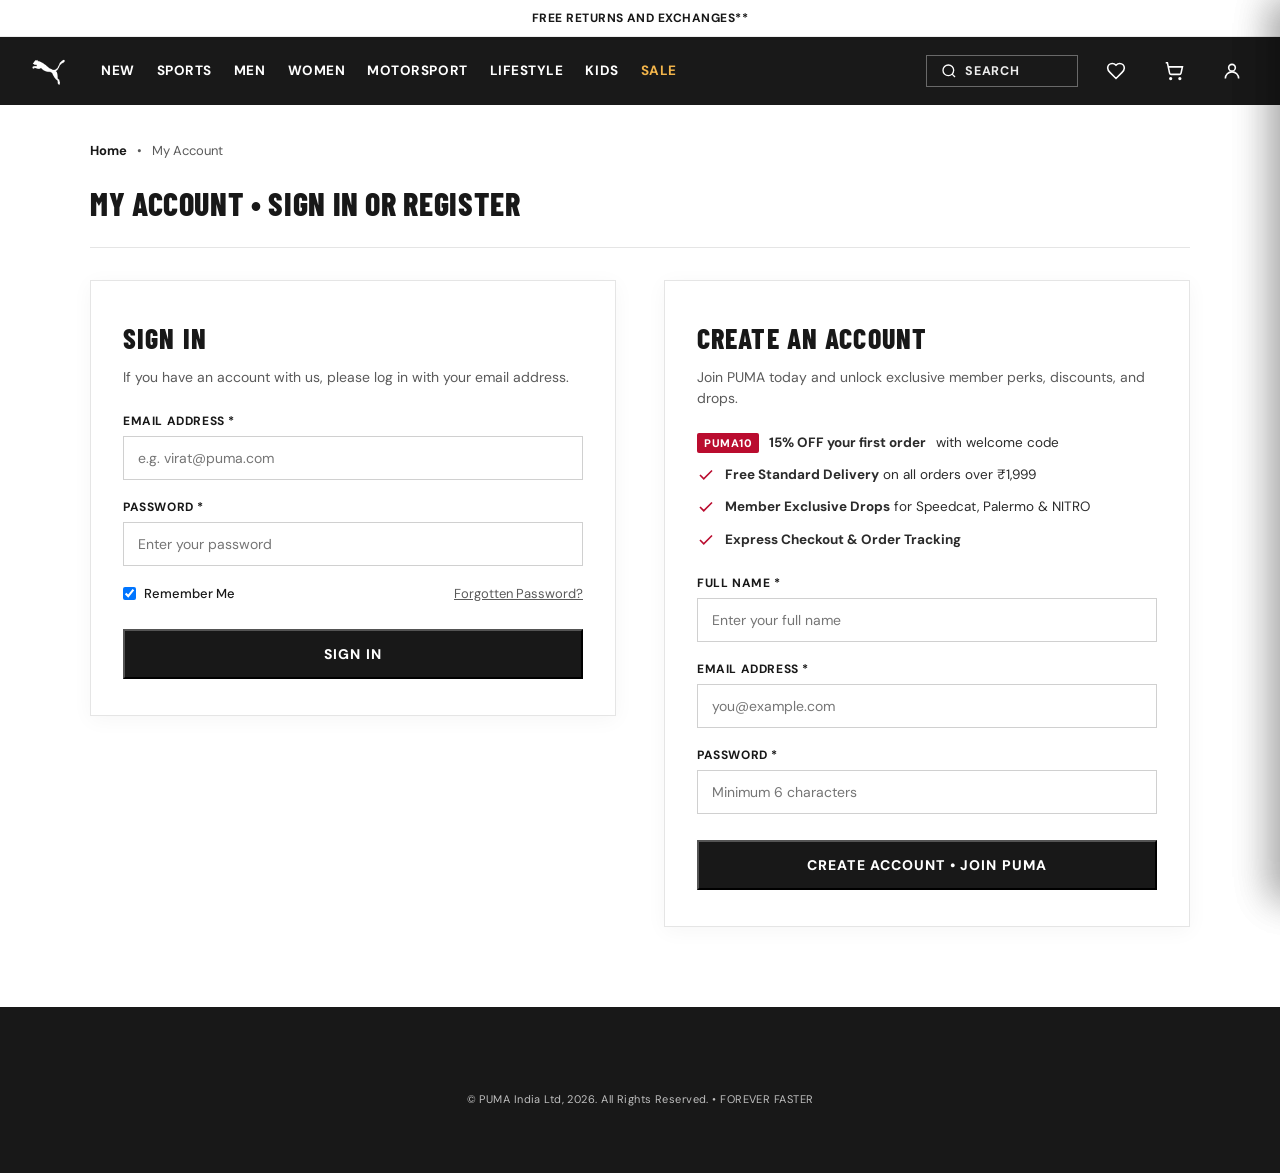
<file: login.html>
<!doctype html>
<html lang="en">
  <head>
    <meta charset="UTF-8" />
    <meta name="viewport" content="width=device-width, initial-scale=1.0" />
    <title>My Account — Sign In &amp; Register | PUMA India</title>
    <meta
      name="description"
      content="Sign in or create your official PUMA India account. Get 15% off your first order, exclusive access to Speedcat, Palermo &amp; NITRO drops, and fast checkout."
    />
    <link rel="preconnect" href="https://fonts.googleapis.com" />
    <link rel="preconnect" href="https://fonts.gstatic.com" crossorigin />
    <link
      href="https://fonts.googleapis.com/css2?family=Barlow+Condensed:wght@600;700;800&family=DM+Sans:wght@400;500;600;700&display=swap"
      rel="stylesheet"
    />
    <link rel="stylesheet" href="puma.css" />
    <style>
      .auth-container {
        max-width: 1140px;
        margin: 0 auto;
        padding: 36px 20px 80px;
      }
      .auth-header {
        margin-bottom: 32px;
        border-bottom: 1px solid var(--border-subtle);
        padding-bottom: 20px;
      }
      .auth-grid {
        display: grid;
        grid-template-columns: 1fr 1fr;
        gap: 48px;
        align-items: start;
      }
      .auth-card {
        background: #ffffff;
        border: 1px solid var(--border-subtle);
        padding: 36px 32px;
        box-shadow: 0 4px 20px rgba(0, 0, 0, 0.04);
      }
      .auth-card h2 {
        font-family: var(--font-display);
        font-size: 28px;
        font-weight: 800;
        letter-spacing: 0.04em;
        text-transform: uppercase;
        margin: 0 0 8px;
        color: var(--text-primary);
      }
      .auth-card p.auth-sub {
        font-size: 14px;
        color: var(--text-secondary);
        margin: 0 0 24px;
        line-height: 1.5;
      }
      .auth-form {
        display: flex;
        flex-direction: column;
        gap: 18px;
      }
      .auth-field {
        display: flex;
        flex-direction: column;
        gap: 6px;
      }
      .auth-field label {
        font-size: 12px;
        font-weight: 700;
        text-transform: uppercase;
        letter-spacing: 0.05em;
        color: var(--text-primary);
      }
      .auth-field input {
        width: 100%;
        padding: 12px 14px;
        border: 1.5px solid #d0d0d0;
        font-family: inherit;
        font-size: 14px;
        transition: border-color 160ms ease;
      }
      .auth-field input:focus {
        outline: none;
        border-color: #181818;
      }
      .auth-perks-list {
        list-style: none;
        padding: 0;
        margin: 0 0 24px;
        display: flex;
        flex-direction: column;
        gap: 12px;
      }
      .auth-perks-list li {
        font-size: 13.5px;
        display: flex;
        align-items: center;
        gap: 10px;
        color: #2b2b2b;
      }
      .auth-perks-badge {
        display: inline-block;
        background: #ba0c2f;
        color: #ffffff;
        font-size: 11px;
        font-weight: 800;
        padding: 2px 7px;
        border-radius: 2px;
        letter-spacing: 0.05em;
      }
      .profile-view {
        background: #f7f7f7;
        border: 1px solid var(--border-subtle);
        padding: 40px;
        max-width: 640px;
        margin: 0 auto;
        text-align: center;
      }
      @media (max-width: 768px) {
        .auth-grid {
          grid-template-columns: 1fr;
          gap: 32px;
        }
        .auth-card {
          padding: 24px 20px;
        }
      }
    </style>
  </head>
  <body>
    <!-- Mobile Drawer Toggle (Pure CSS Checkbox) -->
    <input type="checkbox" id="nav-drawer-toggle" class="sr-only" aria-hidden="true" />

    <!-- Slim Top Announcement Bar -->
    <div class="promo-bar">FREE RETURNS AND EXCHANGES**</div>

    <!-- ===================================================================
         Responsive Navigation Header
         =================================================================== -->
    <header class="site-header">
      <div class="header-inner">
        <div class="header-left">
          <label for="nav-drawer-toggle" class="mobile-menu-trigger" aria-label="Open navigation menu">
            <svg width="24" height="24" viewBox="0 0 24 24" fill="none" stroke="currentColor" stroke-width="2">
              <line x1="3" y1="6" x2="21" y2="6" />
              <line x1="3" y1="12" x2="21" y2="12" />
              <line x1="3" y1="18" x2="21" y2="18" />
            </svg>
          </label>

          <a href="index.html" class="brand-logo" aria-label="PUMA Home">
            <img src="assets/aistudio/image_b6153493.png" alt="PUMA Logo" width="45" height="36" />
          </a>

          <nav class="primary-nav" aria-label="Main navigation">
          <div class="nav-item">
            <a href="new-season.html" class="nav-link">NEW</a>
            <div class="mega-menu">
              <div class="mega-grid--new">
                <ul class="mega-links">
                  <li><a href="new-season.html">Men's New Arrivals</a></li>
                  <li><a href="new-season.html">Women's New Arrivals</a></li>
                  <li><a href="new-season.html">Kid's New Arrivals</a></li>
                  <li><a href="new-season.html">NITRO ⚡</a></li>
                </ul>
                <ul class="mega-links">
                  <li><a href="new-season.html">SPEEDCAT</a></li>
                  <li><a href="new-season.html">PALERMO</a></li>
                  <li><a href="new-season.html">SUEDE</a></li>
                  <li><a href="new-season.html">PUMA PROJECT3</a></li>
                </ul>
                <ul class="mega-links">
                  <li><a href="new-season.html">PUMA x McLAREN RACING James Hunt Collection</a></li>
                  <li><a href="new-season.html">PUMA x STRANGER THINGS</a></li>
                </ul>
              </div>
            </div>
          </div>

          <div class="nav-item">
            <a href="sports.html" class="nav-link">SPORTS</a>
            <div class="mega-menu">
              <div class="mega-scroll-wrap">
                <div class="mega-grid--sports">
                  <div>
                    <div class="mega-heading">Running</div>
                    <ul class="mega-links">
                      <li><a href="sports.html">Shop All Running</a></li>
                      <li><a href="sports.html">NITRO™ ⚡</a></li>
                      <li><a href="sports.html">Carbon-Plated-Nitro</a></li>
                      <li><a href="sports.html">Road Running</a></li>
                      <li><a href="sports.html">Race Day</a></li>
                      <li><a href="sports.html">Trail Running</a></li>
                      <li><a href="sports.html">Track &amp; Field</a></li>
                      <li><a href="sports.html">Clothing</a></li>
                      <li><a href="sports.html">Accessories</a></li>
                      <li><a href="sports.html">Seasons Collection</a></li>
                      <li><a href="sports.html">Run Club</a></li>
                      <li><a href="sports.html">PUMA PROJECT3</a></li>
                    </ul>
                  </div>

                  <div>
                    <div class="mega-heading">Training</div>
                    <ul class="mega-links">
                      <li><a href="sports.html">Training Store</a></li>
                      <li><a href="sports.html">Gym Wear</a></li>
                      <li><a href="sports.html">PUMA x HYROX</a></li>
                      <li><a href="sports.html">Shoes</a></li>
                      <li><a href="sports.html">Gym Bags &amp; Accessories</a></li>
                      <li><a href="sports.html">Yoga</a></li>
                    </ul>
                  </div>

                  <div>
                    <div class="mega-heading">Football</div>
                    <ul class="mega-links">
                      <li><a href="sports.html">Football Store</a></li>
                      <li><a href="sports.html">Bengaluru FC</a></li>
                      <li><a href="sports.html">Manchester City FC</a></li>
                      <li><a href="sports.html">Portugal</a></li>
                      <li><a href="sports.html">AC Milan</a></li>
                      <li><a href="sports.html">BVB</a></li>
                      <li><a href="sports.html">Mumbai City FC</a></li>
                      <li><a href="sports.html">Firm/Artificial Ground Boots</a></li>
                      <li><a href="sports.html">Turf Trainers</a></li>
                      <li><a href="sports.html">Indoor Shoes</a></li>
                      <li><a href="sports.html">Clothing</a></li>
                      <li><a href="sports.html">Footballs &amp; Accessories</a></li>
                      <li><a href="sports.html">National Team Kits</a></li>
                    </ul>
                  </div>

                  <div>
                    <div class="mega-heading">Cricket</div>
                    <ul class="mega-links">
                      <li><a href="sports.html">PUMA x RCB</a></li>
                      <li><a href="sports.html">PUMA x DELHI CAPITALS</a></li>
                      <li><a href="sports.html">Cricket Shoes - Rubber</a></li>
                      <li><a href="sports.html">Cricket Shoes - Spike</a></li>
                      <li><a href="sports.html">Clothing</a></li>
                      <li><a href="sports.html">Cricket Gear &amp; Accessories</a></li>
                      <li><a href="sports.html">Cricket Store</a></li>
                    </ul>
                  </div>

                  <div>
                    <div class="mega-heading">Basketball</div>
                    <ul class="mega-links">
                      <li><a href="sports.html">Shoes</a></li>
                      <li><a href="sports.html">Clothing</a></li>
                    </ul>
                  </div>

                  <div>
                    <div class="mega-heading">Badminton</div>
                    <ul class="mega-links">
                      <li><a href="sports.html">Non-marking Shoes</a></li>
                      <li><a href="sports.html">Badminton Store</a></li>
                    </ul>
                  </div>

                  <div>
                    <div class="mega-heading">Running Guides</div>
                    <ul class="mega-links">
                      <li><a href="sports.html">Select Your First Running Shoes</a></li>
                      <li><a href="sports.html">Beginner's Guide to Running</a></li>
                      <li><a href="sports.html">10K Running Guide &amp; Training Plan</a></li>
                      <li><a href="sports.html">Marathon Running Shoes Guide</a></li>
                      <li><a href="sports.html">Carbon Plate Running Shoes Guide</a></li>
                      <li><a href="sports.html">Flat Feet Running Shoes Guide</a></li>
                      <li><a href="sports.html">Wide Feet Running Shoes Guide</a></li>
                    </ul>
                  </div>
                </div>
              </div>
            </div>
          </div>

          <!-- MEN -->
          <div class="nav-item">
            <a href="men.html" class="nav-link">MEN</a>
            <div class="mega-menu">
              <div class="mega-grid--5">
                <div>
                  <div class="mega-heading">Shoes</div>
                  <ul class="mega-links">
                    <li><a href="new-season.html">All Men's Shoes</a></li>
                    <li><a href="sports.html">Running Shoes</a></li>
                    <li><a href="new-season.html">NITRO™ Running ⚡</a></li>
                    <li><a href="new-season.html">Sneakers &amp; Classics</a></li>
                    <li><a href="new-season.html">Palermo</a></li>
                    <li><a href="new-season.html">Speedcat OG</a></li>
                    <li><a href="new-season.html">Suede</a></li>
                    <li><a href="sports.html">Training &amp; Gym Shoes</a></li>
                    <li><a href="sports.html">Football Boots</a></li>
                    <li><a href="sports.html">Cricket Shoes</a></li>
                    <li><a href="sports.html">Badminton &amp; Tennis</a></li>
                    <li><a href="new-season.html">Slides &amp; Sandals</a></li>
                  </ul>
                </div>

                <div>
                  <div class="mega-heading">Clothing</div>
                  <ul class="mega-links">
                    <li><a href="new-season.html">All Men's Clothing</a></li>
                    <li><a href="new-season.html">T-Shirts &amp; Polos</a></li>
                    <li><a href="new-season.html">Shorts</a></li>
                    <li><a href="new-season.html">Track Pants &amp; Joggers</a></li>
                    <li><a href="new-season.html">Sweatshirts &amp; Hoodies</a></li>
                    <li><a href="new-season.html">Jackets &amp; Windbreakers</a></li>
                    <li><a href="sports.html">Football Jerseys</a></li>
                    <li><a href="sports.html">Cricket Team Kits</a></li>
                    <li><a href="sports.html">Gym Wear &amp; Tanks</a></li>
                    <li><a href="new-season.html">Innerwear &amp; Loungewear</a></li>
                  </ul>
                </div>

                <div>
                  <div class="mega-heading">Sports</div>
                  <ul class="mega-links">
                    <li><a href="sports.html">Running Store</a></li>
                    <li><a href="sports.html">Training &amp; Gym</a></li>
                    <li><a href="sports.html">Football Store</a></li>
                    <li><a href="sports.html">Cricket Store</a></li>
                    <li><a href="sports.html">Basketball</a></li>
                    <li><a href="sports.html">Badminton</a></li>
                    <li><a href="sports.html">PUMA x HYROX</a></li>
                    <li><a href="motorsport.html">Motorsport Racing</a></li>
                  </ul>
                </div>

                <div>
                  <div class="mega-heading">Accessories</div>
                  <ul class="mega-links">
                    <li><a href="new-season.html">All Accessories</a></li>
                    <li><a href="new-season.html">Backpacks &amp; Bags</a></li>
                    <li><a href="new-season.html">Caps &amp; Beanies</a></li>
                    <li><a href="new-season.html">Socks (Multi-packs)</a></li>
                    <li><a href="new-season.html">Water Bottles &amp; Shakers</a></li>
                    <li><a href="new-season.html">Wallets &amp; Belts</a></li>
                    <li><a href="sports.html">Gym Gloves &amp; Gear</a></li>
                  </ul>
                </div>

                <div>
                  <div class="mega-heading">Featured</div>
                  <ul class="mega-links">
                    <li><a href="new-season.html">Men's New Arrivals</a></li>
                    <li><a href="new-season.html">Bestsellers</a></li>
                    <li><a href="new-season.html">Speedcat Collection</a></li>
                    <li><a href="new-season.html">PUMA x STRANGER THINGS</a></li>
                    <li><a href="new-season.html">PUMA x McLAREN RACING</a></li>
                    <li><a href="sports.html">PUMA x RCB Official</a></li>
                    <li><a href="sports.html">Manchester City FC Kits</a></li>
                    <li><a href="motorsport.html">Scuderia Ferrari HP</a></li>
                  </ul>
                </div>
              </div>
            </div>
          </div>

          <!-- WOMEN -->
          <div class="nav-item">
            <a href="women.html" class="nav-link">WOMEN</a>
            <div class="mega-menu">
              <div class="mega-grid--5">
                <div>
                  <div class="mega-heading">Shoes</div>
                  <ul class="mega-links">
                    <li><a href="new-season.html">All Women's Shoes</a></li>
                    <li><a href="sports.html">Running Shoes</a></li>
                    <li><a href="new-season.html">NITRO™ Running ⚡</a></li>
                    <li><a href="new-season.html">Speedcat &amp; Ballet</a></li>
                    <li><a href="new-season.html">Palermo</a></li>
                    <li><a href="new-season.html">Suede Classics</a></li>
                    <li><a href="new-season.html">Platform &amp; Chunky Sneakers</a></li>
                    <li><a href="sports.html">Walking &amp; Gym Shoes</a></li>
                    <li><a href="new-season.html">Slides &amp; Flip-Flops</a></li>
                    <li><a href="sports.html">Badminton &amp; Court</a></li>
                  </ul>
                </div>

                <div>
                  <div class="mega-heading">Clothing</div>
                  <ul class="mega-links">
                    <li><a href="new-season.html">All Women's Clothing</a></li>
                    <li><a href="new-season.html">T-Shirts &amp; Tops</a></li>
                    <li><a href="new-season.html">Sports Bras</a></li>
                    <li><a href="new-season.html">Leggings &amp; Tights</a></li>
                    <li><a href="new-season.html">Shorts &amp; Skirts</a></li>
                    <li><a href="new-season.html">Sweatshirts &amp; Hoodies</a></li>
                    <li><a href="new-season.html">Jackets &amp; Outerwear</a></li>
                    <li><a href="new-season.html">Tracksuits &amp; Loungewear</a></li>
                    <li><a href="new-season.html">Dresses &amp; Jumpsuits</a></li>
                  </ul>
                </div>

                <div>
                  <div class="mega-heading">Sports</div>
                  <ul class="mega-links">
                    <li><a href="sports.html">Running Store</a></li>
                    <li><a href="sports.html">Training &amp; Gym</a></li>
                    <li><a href="sports.html">Yoga &amp; Studio</a></li>
                    <li><a href="sports.html">Badminton</a></li>
                    <li><a href="sports.html">Walking &amp; Everyday</a></li>
                    <li><a href="sports.html">PUMA x HYROX</a></li>
                  </ul>
                </div>

                <div>
                  <div class="mega-heading">Accessories</div>
                  <ul class="mega-links">
                    <li><a href="new-season.html">All Women's Accessories</a></li>
                    <li><a href="new-season.html">Tote Bags &amp; Shoppers</a></li>
                    <li><a href="new-season.html">Backpacks &amp; Waist Bags</a></li>
                    <li><a href="new-season.html">Caps &amp; Headbands</a></li>
                    <li><a href="new-season.html">Socks &amp; Training Gloves</a></li>
                    <li><a href="sports.html">Yoga Mats &amp; Bottles</a></li>
                  </ul>
                </div>

                <div>
                  <div class="mega-heading">Featured</div>
                  <ul class="mega-links">
                    <li><a href="new-season.html">Women's New Arrivals</a></li>
                    <li><a href="new-season.html">Speedcat VTG x ROSÉ</a></li>
                    <li><a href="new-season.html">Palermo Pastel Pack</a></li>
                    <li><a href="new-season.html">Softride Comfort Series</a></li>
                    <li><a href="new-season.html">Studio Luxe Collection</a></li>
                    <li><a href="new-season.html">PUMA SELECT Women</a></li>
                  </ul>
                </div>
              </div>
            </div>
          </div>

          <!-- MOTORSPORT -->
          <div class="nav-item">
            <a href="motorsport.html" class="nav-link">MOTORSPORT</a>
            <div class="mega-menu">
              <div class="mega-grid">
                <div>
                  <div class="mega-heading">Teams &amp; Brands</div>
                  <ul class="mega-links">
                    <li><a href="motorsport.html">Scuderia Ferrari HP</a></li>
                    <li><a href="new-season.html">Mercedes-AMG PETRONAS F1</a></li>
                    <li><a href="new-season.html">BMW M Motorsport</a></li>
                    <li><a href="new-season.html">Porsche Legacy</a></li>
                    <li><a href="new-season.html">McLaren Racing</a></li>
                    <li><a href="new-season.html">Williams Racing</a></li>
                  </ul>
                </div>

                <div>
                  <div class="mega-heading">Footwear</div>
                  <ul class="mega-links">
                    <li><a href="new-season.html">Speedcat OG</a></li>
                    <li><a href="new-season.html">Speedcat Mid &amp; Low</a></li>
                    <li><a href="new-season.html">Neo Cat &amp; Drift Cat</a></li>
                    <li><a href="new-season.html">Future Cat Classics</a></li>
                    <li><a href="new-season.html">Kart Cat Track Shoes</a></li>
                    <li><a href="motorsport.html">Ferrari Official Footwear</a></li>
                    <li><a href="new-season.html">BMW M Motorsport Shoes</a></li>
                  </ul>
                </div>

                <div>
                  <div class="mega-heading">Apparel</div>
                  <ul class="mega-links">
                    <li><a href="new-season.html">F1 Team Replica Polos</a></li>
                    <li><a href="new-season.html">Graphic Tees &amp; Pit Shirts</a></li>
                    <li><a href="new-season.html">Track Jackets &amp; Sweaters</a></li>
                    <li><a href="new-season.html">Hoodies &amp; Zip-Ups</a></li>
                    <li><a href="new-season.html">Race Day Pants &amp; Shorts</a></li>
                    <li><a href="new-season.html">Team Caps &amp; Headwear</a></li>
                  </ul>
                </div>

                <div>
                  <div class="mega-heading">Exclusive Drops</div>
                  <ul class="mega-links">
                    <li><a href="new-season.html">James Hunt x McLaren Racing</a></li>
                    <li><a href="motorsport.html">Scuderia Ferrari Miami Special</a></li>
                    <li><a href="new-season.html">50 Years of BMW M</a></li>
                    <li><a href="new-season.html">Porsche 911 Turbo 50Y</a></li>
                    <li><a href="new-season.html">Motorsport Bags &amp; Backpacks</a></li>
                  </ul>
                </div>
              </div>
            </div>
          </div>

          <!-- LIFESTYLE -->
          <div class="nav-item">
            <a href="lifestyle.html" class="nav-link">LIFESTYLE</a>
            <div class="mega-menu">
              <div class="mega-grid">
                <div>
                  <div class="mega-heading">Iconic Silhouettes</div>
                  <ul class="mega-links">
                    <li><a href="new-season.html">Palermo</a></li>
                    <li><a href="new-season.html">Suede Classic</a></li>
                    <li><a href="new-season.html">Speedcat</a></li>
                    <li><a href="new-season.html">Slipstream</a></li>
                    <li><a href="new-season.html">CA Pro</a></li>
                    <li><a href="new-season.html">Clyde</a></li>
                    <li><a href="new-season.html">Easy Rider</a></li>
                    <li><a href="new-season.html">Blktop Rider</a></li>
                  </ul>
                </div>

                <div>
                  <div class="mega-heading">Footwear Styles</div>
                  <ul class="mega-links">
                    <li><a href="new-season.html">Retro Court Sneakers</a></li>
                    <li><a href="new-season.html">Platform &amp; Chunky Shoes</a></li>
                    <li><a href="new-season.html">Low Profile Terrace Shoes</a></li>
                    <li><a href="new-season.html">Suede &amp; Gum Sole</a></li>
                    <li><a href="new-season.html">Slip-Ons &amp; Slides</a></li>
                    <li><a href="new-season.html">Archive Reissues</a></li>
                  </ul>
                </div>

                <div>
                  <div class="mega-heading">Streetwear Apparel</div>
                  <ul class="mega-links">
                    <li><a href="new-season.html">Oversized Graphic Tees</a></li>
                    <li><a href="new-season.html">Cargo Pants &amp; Parachutes</a></li>
                    <li><a href="new-season.html">Archive Tracksuits &amp; T7</a></li>
                    <li><a href="new-season.html">Retro Sweatshirts &amp; Hoodies</a></li>
                    <li><a href="new-season.html">Varsity &amp; Bomber Jackets</a></li>
                    <li><a href="new-season.html">Street Caps &amp; Buckets</a></li>
                  </ul>
                </div>

                <div>
                  <div class="mega-heading">Collaborations</div>
                  <ul class="mega-links">
                    <li><a href="new-season.html">PUMA x STRANGER THINGS</a></li>
                    <li><a href="new-season.html">PUMA x ROSÉ</a></li>
                    <li><a href="new-season.html">PUMA SELECT</a></li>
                    <li><a href="new-season.html">PUMA PROJECT3</a></li>
                    <li><a href="new-season.html">PUMA x PALM TREE CREW</a></li>
                    <li><a href="new-season.html">PUMA x PLEASURES</a></li>
                  </ul>
                </div>
              </div>
            </div>
          </div>

          <!-- KIDS -->
          <div class="nav-item">
            <a href="kids.html" class="nav-link">KIDS</a>
            <div class="mega-menu">
              <div class="mega-grid">
                <div>
                  <div class="mega-heading">Boys (4-16 Y)</div>
                  <ul class="mega-links">
                    <li><a href="new-season.html">All Boys' Shoes</a></li>
                    <li><a href="new-season.html">Sneakers &amp; Classics</a></li>
                    <li><a href="sports.html">Running Shoes</a></li>
                    <li><a href="sports.html">Football Boots</a></li>
                    <li><a href="new-season.html">T-Shirts &amp; Polos</a></li>
                    <li><a href="new-season.html">Shorts &amp; Track Pants</a></li>
                    <li><a href="new-season.html">Hoodies &amp; Jackets</a></li>
                  </ul>
                </div>

                <div>
                  <div class="mega-heading">Girls (4-16 Y)</div>
                  <ul class="mega-links">
                    <li><a href="new-season.html">All Girls' Shoes</a></li>
                    <li><a href="new-season.html">Sneakers &amp; Lifestyle</a></li>
                    <li><a href="sports.html">Running Shoes</a></li>
                    <li><a href="new-season.html">Sandals &amp; Slides</a></li>
                    <li><a href="new-season.html">Tops &amp; T-Shirts</a></li>
                    <li><a href="new-season.html">Tights &amp; Shorts</a></li>
                    <li><a href="new-season.html">Tracksuits &amp; Sets</a></li>
                  </ul>
                </div>

                <div>
                  <div class="mega-heading">Infants (0-4 Y)</div>
                  <ul class="mega-links">
                    <li><a href="new-season.html">Infant Hook &amp; Loop Shoes</a></li>
                    <li><a href="new-season.html">First Walkers &amp; Crib</a></li>
                    <li><a href="new-season.html">Baby Clothing Sets</a></li>
                    <li><a href="new-season.html">Mini Suede &amp; Palermo</a></li>
                    <li><a href="new-season.html">Kids Softride</a></li>
                  </ul>
                </div>

                <div>
                  <div class="mega-heading">Popular</div>
                  <ul class="mega-links">
                    <li><a href="new-season.html">Back to School</a></li>
                    <li><a href="new-season.html">Softride Kids Comfort</a></li>
                    <li><a href="new-season.html">Character Collabs</a></li>
                    <li><a href="sports.html">Manchester City Kids Kits</a></li>
                    <li><a href="motorsport.html">Scuderia Ferrari Kids</a></li>
                    <li><a href="sale.html">Kids Sale (Up to 50% Off)</a></li>
                  </ul>
                </div>
              </div>
            </div>
          </div>

          <!-- SALE -->
          <div class="nav-item">
            <a href="sale.html" class="nav-link nav-link--sale">SALE</a>
            <div class="mega-menu">
              <div class="mega-grid">
                <div>
                  <div class="mega-heading">Shop By Department</div>
                  <ul class="mega-links">
                    <li><a href="new-season.html">Men's Sale <span class="mega-badge-sale">UP TO 50%</span></a></li>
                    <li><a href="new-season.html">Women's Sale <span class="mega-badge-sale">UP TO 50%</span></a></li>
                    <li><a href="new-season.html">Kids' Sale <span class="mega-badge-sale">UP TO 60%</span></a></li>
                    <li><a href="new-season.html">Footwear Clearance</a></li>
                    <li><a href="new-season.html">Clothing Sale</a></li>
                    <li><a href="new-season.html">Accessories Under ₹999</a></li>
                    <li><a href="sale.html">Deals of the Week</a></li>
                  </ul>
                </div>

                <div>
                  <div class="mega-heading">Shop By Discount</div>
                  <ul class="mega-links">
                    <li><a href="new-season.html">Flat 30% Off</a></li>
                    <li><a href="new-season.html">Flat 40% Off</a></li>
                    <li><a href="new-season.html">Flat 50% Off &amp; Above</a></li>
                    <li><a href="new-season.html">Extra 5% Off on Prepaid</a></li>
                    <li><a href="new-season.html">Buy 2 Get Extra 10%</a></li>
                    <li><a href="sale.html">Outlet Specials</a></li>
                  </ul>
                </div>

                <div>
                  <div class="mega-heading">Shop By Price</div>
                  <ul class="mega-links">
                    <li><a href="new-season.html">Under ₹1,499</a></li>
                    <li><a href="new-season.html">Under ₹1,999 (Free Delivery)</a></li>
                    <li><a href="new-season.html">₹1,999 - ₹3,499</a></li>
                    <li><a href="new-season.html">₹3,499 - ₹5,999</a></li>
                    <li><a href="new-season.html">Premium Footwear Under ₹6,999</a></li>
                  </ul>
                </div>

                <div>
                  <div class="mega-heading">Trending Deals</div>
                  <ul class="mega-links">
                    <li><a href="new-season.html">Speedcat &amp; Terrace Deals</a></li>
                    <li><a href="sports.html">Running NITRO™ On Sale</a></li>
                    <li><a href="motorsport.html">Motorsport Clearance</a></li>
                    <li><a href="new-season.html">Winterwear Clearance</a></li>
                    <li><a href="sale.html">Court Shatter Low (From ₹4,999)</a></li>
                    <li><a href="sale.html">PROFOAM Galactic (From ₹4,499)</a></li>
                  </ul>
                </div>
              </div>
            </div>
          </div>
        </nav>
        </div>

        <div class="header-right">
          <form action="new-season.html" class="search-box" role="search">
            <svg width="16" height="16" viewBox="0 0 24 24" fill="none" stroke="currentColor" stroke-width="2" aria-hidden="true">
              <circle cx="11" cy="11" r="8" />
              <path d="m21 21-4.3-4.3" />
            </svg>
            <label for="login-search" class="sr-only">Search PUMA products</label>
            <input id="login-search" type="search" class="search-input" placeholder="SEARCH" />
          </form>

          <button type="button" class="icon-btn" id="wishlistButton" aria-label="Wishlist">
            <svg width="20" height="20" viewBox="0 0 24 24" fill="none" stroke="currentColor" stroke-width="1.9">
              <path d="M19 14c1.49-1.46 3-3.21 3-5.5A5.5 5.5 0 0 0 16.5 3c-1.76 0-3 .5-4.5 2-1.5-1.5-2.74-2-4.5-2A5.5 5.5 0 0 0 2 8.5c0 2.3 1.5 4.05 3 5.5l7 7Z" />
            </svg>
            <span class="badge-count" id="wishlistCount" data-empty="true">0</span>
          </button>

          <button type="button" class="icon-btn" id="cartButton" aria-label="Shopping Cart">
            <svg width="20" height="20" viewBox="0 0 24 24" fill="none" stroke="currentColor" stroke-width="1.9">
              <circle cx="8" cy="21" r="1" />
              <circle cx="19" cy="21" r="1" />
              <path d="M2.05 2.05h2l2.66 12.42a2 2 0 0 0 2 1.58h9.78a2 2 0 0 0 1.95-1.57l1.65-7.43H5.12" />
            </svg>
            <span class="badge-count" id="cartCount" data-empty="true">0</span>
          </button>

          <a href="login.html" class="icon-btn" id="accountButton" aria-label="My Account" style="color: var(--accent-gold);">
            <svg width="20" height="20" viewBox="0 0 24 24" fill="none" stroke="currentColor" stroke-width="1.9">
              <circle cx="12" cy="8" r="4" />
              <path d="M20 21a8 8 0 0 0-16 0" />
            </svg>
            <span class="account-dot" id="accountDot" aria-hidden="true"></span>
          </a>
        </div>
      </div>
    </header>

    <!-- Main Content -->
    <main class="auth-container">
      <nav class="ns-breadcrumb" aria-label="Breadcrumb">
        <a href="index.html">Home</a>
        <span aria-hidden="true">&bull;</span>
        <span>My Account</span>
      </nav>

      <div class="auth-header">
        <h1 class="ns-title" style="margin: 0;">MY ACCOUNT &bull; SIGN IN OR REGISTER</h1>
      </div>

      <!-- Logged In Profile View (shown when logged in) -->
      <div id="loggedInView" class="profile-view" style="display: none;">
        <span class="auth-perks-badge" style="margin-bottom: 12px;">ACTIVE MEMBER</span>
        <h2 id="profileNameDisplay" style="font-family: var(--font-display); font-size: 32px; font-weight: 800; text-transform: uppercase; margin: 0 0 6px;">
          WELCOME, PUMA MEMBER
        </h2>
        <p id="profileEmailDisplay" style="font-size: 15px; color: var(--text-secondary); margin: 0 0 28px;">
          member@example.com
        </p>
        <div style="display: flex; gap: 14px; justify-content: center; flex-wrap: wrap;">
          <a href="men.html" class="btn-black" style="padding: 12px 28px;">SHOP MEN</a>
          <a href="women.html" class="btn-black" style="padding: 12px 28px;">SHOP WOMEN</a>
          <button type="button" class="btn-outline" id="pageSignOutBtn" style="padding: 12px 28px;">SIGN OUT</button>
        </div>
      </div>

      <!-- Dual Column Auth Forms (shown when logged out) -->
      <div id="loggedOutView" class="auth-grid">
        <!-- Sign In Card -->
        <section class="auth-card" aria-labelledby="signInHeading">
          <h2 id="signInHeading">SIGN IN</h2>
          <p class="auth-sub">If you have an account with us, please log in with your email address.</p>
          <form class="auth-form" id="pageLoginForm">
            <div class="auth-field">
              <label for="pageLoginEmail">Email Address *</label>
              <input type="email" id="pageLoginEmail" placeholder="e.g. virat@puma.com" required autocomplete="email" />
            </div>
            <div class="auth-field">
              <label for="pageLoginPassword">Password *</label>
              <input type="password" id="pageLoginPassword" placeholder="Enter your password" required autocomplete="current-password" />
            </div>
            <div style="display: flex; justify-content: space-between; align-items: center; font-size: 13px;">
              <label style="display: flex; align-items: center; gap: 8px; cursor: pointer; text-transform: none; font-weight: 500;">
                <input type="checkbox" id="rememberMe" checked /> Remember Me
              </label>
              <a href="#" style="color: var(--text-secondary); text-decoration: underline;" onclick="alert('Password reset instructions sent to your email.'); return false;">Forgotten Password?</a>
            </div>
            <button type="submit" class="btn-black btn-full" style="padding: 14px; font-size: 14px; margin-top: 8px;">
              SIGN IN
            </button>
          </form>
        </section>

        <!-- Create Account Card -->
        <section class="auth-card" aria-labelledby="createHeading">
          <h2 id="createHeading">CREATE AN ACCOUNT</h2>
          <p class="auth-sub">Join PUMA today and unlock exclusive member perks, discounts, and drops.</p>
          
          <ul class="auth-perks-list">
            <li>
              <span class="auth-perks-badge">PUMA10</span>
              <strong>15% OFF your first order</strong> with welcome code
            </li>
            <li>
              <svg width="18" height="18" viewBox="0 0 24 24" fill="none" stroke="#ba0c2f" stroke-width="2.2"><path d="M20 6 9 17l-5-5"/></svg>
              <span><strong>Free Standard Delivery</strong> on all orders over ₹1,999</span>
            </li>
            <li>
              <svg width="18" height="18" viewBox="0 0 24 24" fill="none" stroke="#ba0c2f" stroke-width="2.2"><path d="M20 6 9 17l-5-5"/></svg>
              <span><strong>Member Exclusive Drops</strong> for Speedcat, Palermo &amp; NITRO</span>
            </li>
            <li>
              <svg width="18" height="18" viewBox="0 0 24 24" fill="none" stroke="#ba0c2f" stroke-width="2.2"><path d="M20 6 9 17l-5-5"/></svg>
              <span><strong>Express Checkout &amp; Order Tracking</strong></span>
            </li>
          </ul>

          <form class="auth-form" id="pageRegisterForm">
            <div class="auth-field">
              <label for="pageRegName">Full Name *</label>
              <input type="text" id="pageRegName" placeholder="Enter your full name" required autocomplete="name" />
            </div>
            <div class="auth-field">
              <label for="pageRegEmail">Email Address *</label>
              <input type="email" id="pageRegEmail" placeholder="you@example.com" required autocomplete="email" />
            </div>
            <div class="auth-field">
              <label for="pageRegPassword">Password *</label>
              <input type="password" id="pageRegPassword" placeholder="Minimum 6 characters" minlength="6" required autocomplete="new-password" />
            </div>
            <button type="submit" class="btn-black btn-full" style="padding: 14px; font-size: 14px; margin-top: 8px;">
              CREATE ACCOUNT &bull; JOIN PUMA
            </button>
          </form>
        </section>
      </div>
    </main>

    <!-- Official PUMA Footer -->
    <footer class="site-footer">
      <div class="footer-legal" style="padding: 30px 20px; text-align: center;">
        <span>&copy; PUMA India Ltd, 2026. All Rights Reserved. &bull; FOREVER FASTER</span>
      </div>
    </footer>

    <!-- Shared Backdrop -->
    <div class="drawer-backdrop" id="drawerBackdrop"></div>

    <!-- Shopping Bag Drawer -->
    <aside class="side-drawer" id="cartDrawer" aria-label="Shopping Cart" aria-hidden="true">
      <div class="side-drawer-head">
        <h2>Your Bag <span id="drawerCount">(0)</span></h2>
        <button class="side-drawer-close" type="button" data-close-drawer aria-label="Close cart">×</button>
      </div>
      <div class="side-drawer-body" id="cartBody"></div>
      <div class="side-drawer-foot" id="cartFooter" hidden></div>
    </aside>

    <!-- Wishlist Drawer -->
    <aside class="side-drawer" id="wishlistDrawer" aria-label="Wishlist" aria-hidden="true">
      <div class="side-drawer-head">
        <h2>Wishlist <span id="wishlistDrawerCount">(0)</span></h2>
        <button class="side-drawer-close" type="button" data-close-drawer aria-label="Close wishlist">×</button>
      </div>
      <div class="side-drawer-body" id="wishlistBody"></div>
    </aside>

    <!-- Product Quick-View Modal -->
    <div class="app-modal" id="productModal" role="dialog" aria-modal="true" aria-hidden="true">
      <div id="quickViewContent"></div>
    </div>

    <!-- Account Modal -->
    <div class="app-modal app-modal-compact" id="accountModal" role="dialog" aria-modal="true" aria-hidden="true">
      <div class="side-drawer-head">
        <h2>PUMA Account</h2>
        <button class="side-drawer-close" type="button" data-close-drawer aria-label="Close account modal">×</button>
      </div>
      <div style="padding: 24px;" id="accountBody"></div>
    </div>

    <!-- Toast Notification -->
    <div class="app-toast" id="toast" role="status" aria-live="polite"></div>

    <script src="app.js" defer></script>
    <script>
      // Auth Page Logic Syncing with localStorage
      function updateAuthPageUI() {
        let user = null;
        try {
          const raw = localStorage.getItem('puma_user');
          if (raw) user = JSON.parse(raw);
        } catch(e) {}

        const loggedIn = document.getElementById('loggedInView');
        const loggedOut = document.getElementById('loggedOutView');
        const nameDisp = document.getElementById('profileNameDisplay');
        const emailDisp = document.getElementById('profileEmailDisplay');

        if (user && user.name) {
          if (loggedIn) loggedIn.style.display = 'block';
          if (loggedOut) loggedOut.style.display = 'none';
          if (nameDisp) nameDisp.textContent = 'WELCOME, ' + user.name.toUpperCase();
          if (emailDisp) emailDisp.textContent = user.email || '';
        } else {
          if (loggedIn) loggedIn.style.display = 'none';
          if (loggedOut) loggedOut.style.display = 'grid';
        }
      }

      document.addEventListener('DOMContentLoaded', () => {
        updateAuthPageUI();

        // Sign In Form
        const loginForm = document.getElementById('pageLoginForm');
        if (loginForm) {
          loginForm.addEventListener('submit', (e) => {
            e.preventDefault();
            const email = document.getElementById('pageLoginEmail').value.trim();
            const name = email.split('@')[0].toUpperCase();
            const userObj = { name, email };
            localStorage.setItem('puma_user', JSON.stringify(userObj));
            updateAuthPageUI();
            alert('Welcome back, ' + name + '! You are now signed in to PUMA.');
            window.location.href = 'index.html';
          });
        }

        // Register Form
        const regForm = document.getElementById('pageRegisterForm');
        if (regForm) {
          regForm.addEventListener('submit', (e) => {
            e.preventDefault();
            const name = document.getElementById('pageRegName').value.trim();
            const email = document.getElementById('pageRegEmail').value.trim();
            const userObj = { name, email };
            localStorage.setItem('puma_user', JSON.stringify(userObj));
            updateAuthPageUI();
            alert('🎉 Welcome to PUMA, ' + name + '! Your account has been created with code PUMA10 unlocked.');
            window.location.href = 'index.html';
          });
        }

        // Sign Out Button
        const signOutBtn = document.getElementById('pageSignOutBtn');
        if (signOutBtn) {
          signOutBtn.addEventListener('click', () => {
            localStorage.removeItem('puma_user');
            updateAuthPageUI();
            alert('You have signed out of your PUMA account.');
          });
        }
      });
    </script>
  </body>
</html>
</file>
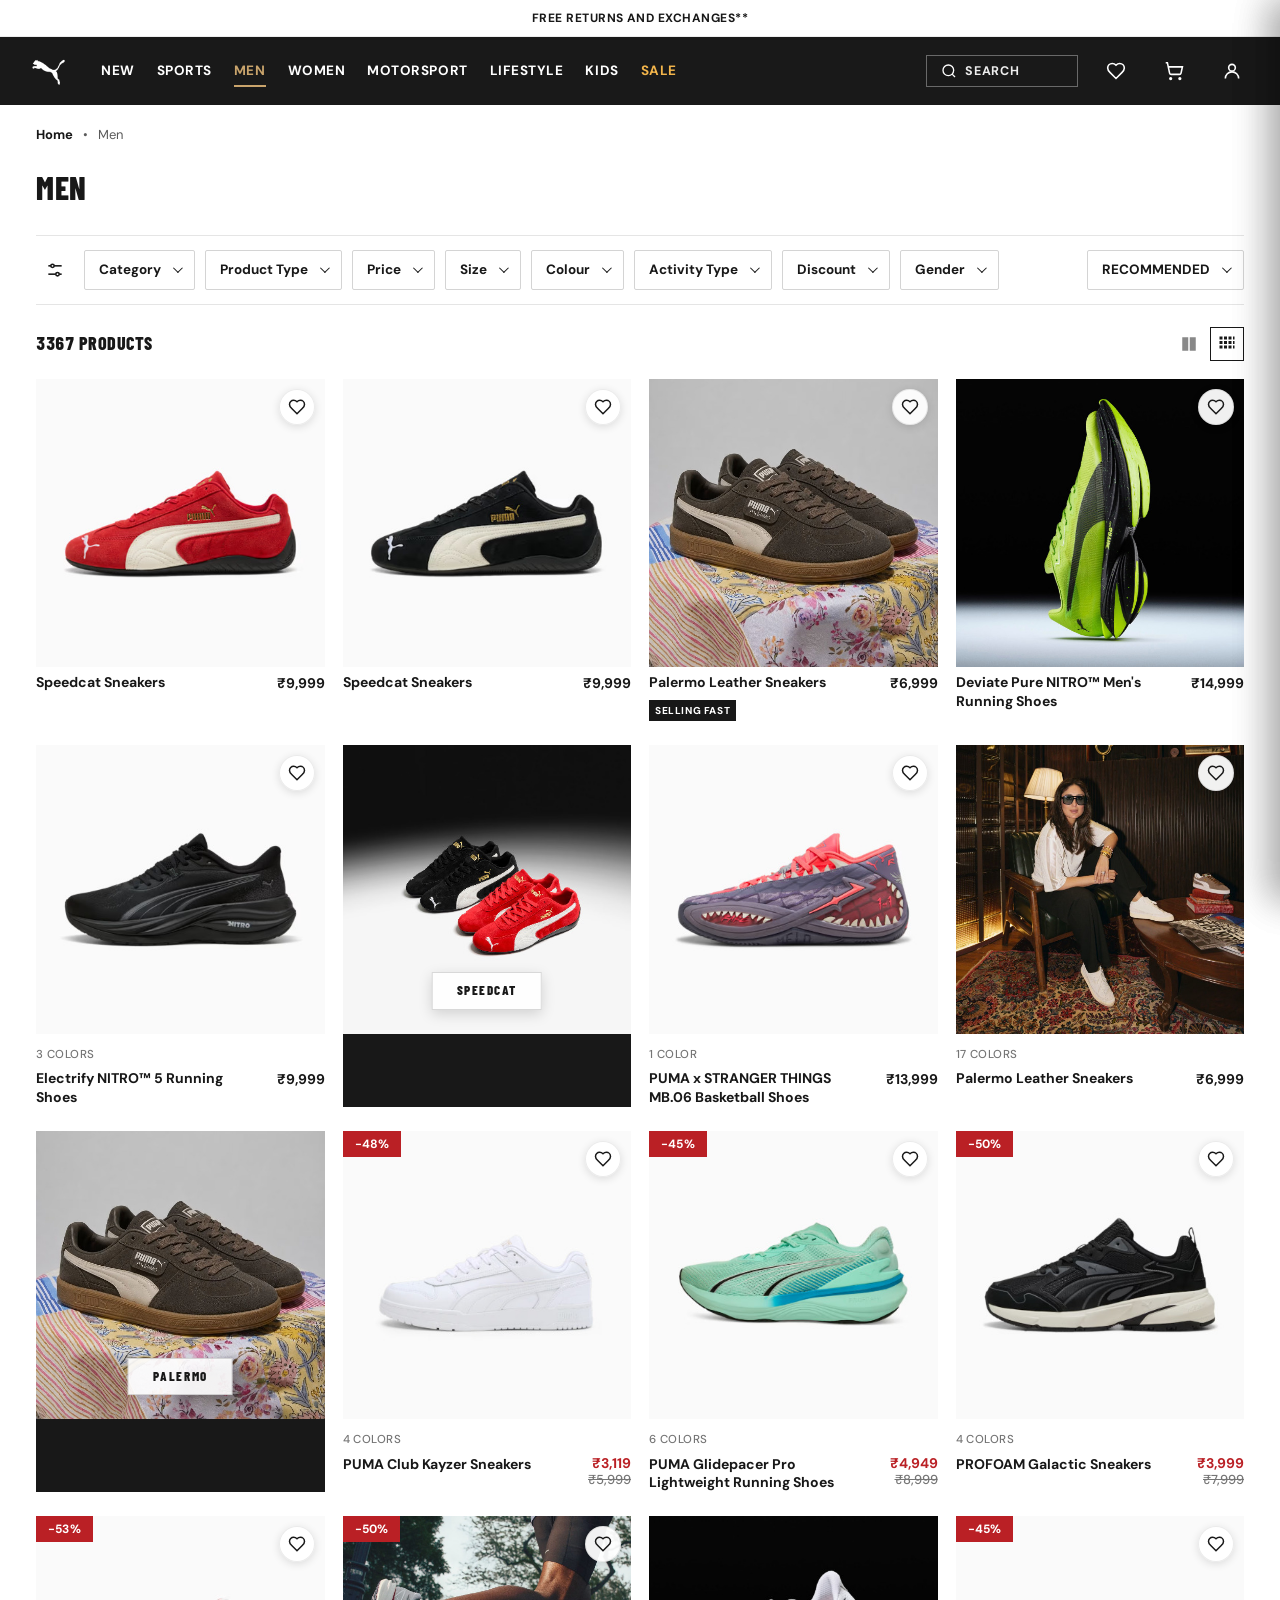
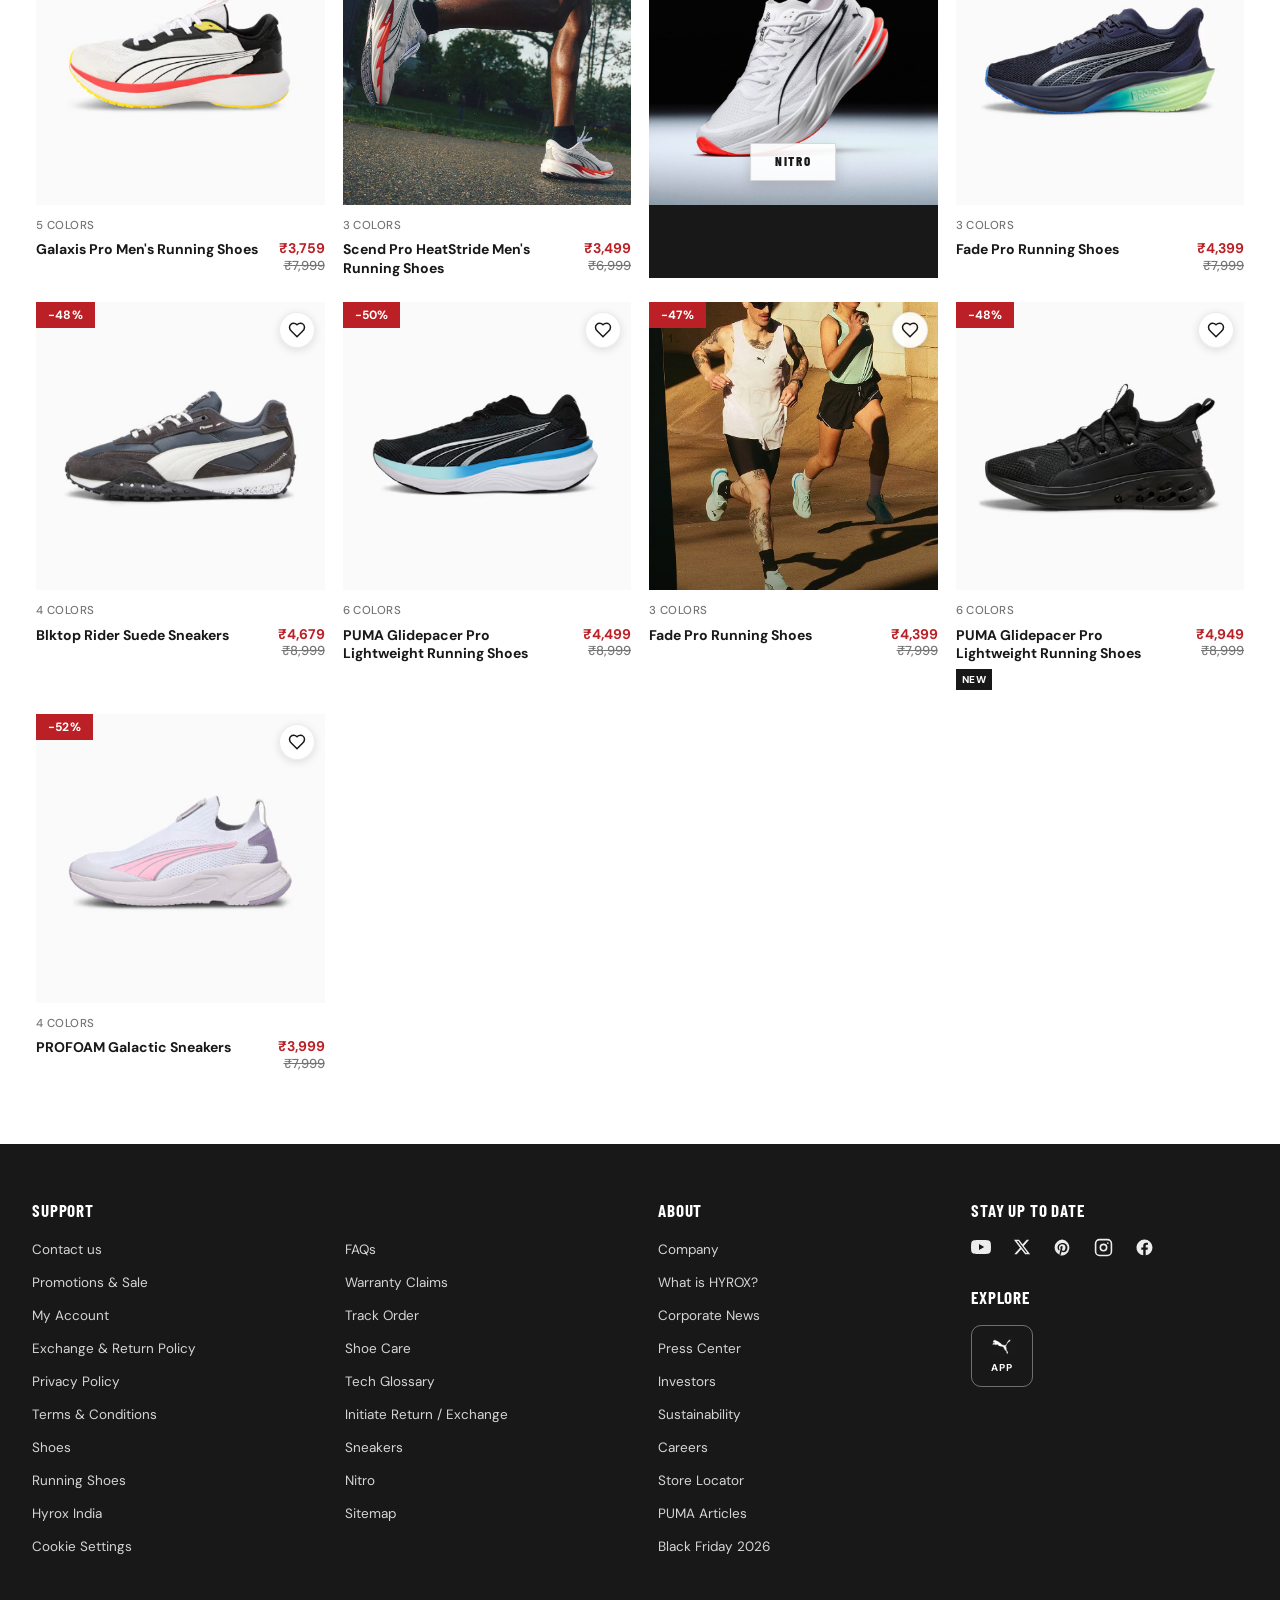
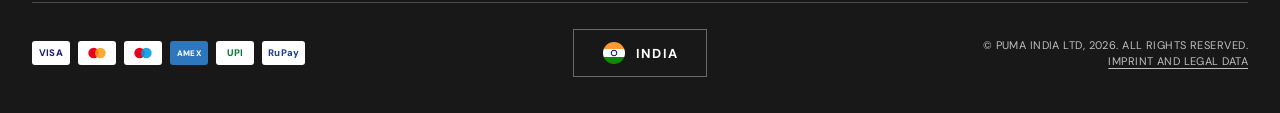
<file: men.html>
<!doctype html>
<html lang="en">
  <head>
    <meta charset="UTF-8" />
    <meta name="viewport" content="width=device-width, initial-scale=1.0" />
    <title>Men's Shoes, Clothing &amp; Accessories — PUMA India</title>
    <meta
      name="description"
      content="Shop Men's Running Shoes, Speedcat Sneakers, Palermo, NITRO Footwear, Gym Apparel and Accessories at the official PUMA India online store."
    />
    <link rel="preconnect" href="https://fonts.googleapis.com" />
    <link rel="preconnect" href="https://fonts.gstatic.com" crossorigin />
    <link
      href="https://fonts.googleapis.com/css2?family=Barlow+Condensed:wght@600;700;800&family=DM+Sans:wght@400;500;600;700&display=swap"
      rel="stylesheet"
    />
    <link rel="stylesheet" href="puma.css" />
  </head>
  <body>
    <!-- Mobile Drawer Toggle (Pure CSS Checkbox) -->
    <input type="checkbox" id="nav-drawer-toggle" class="sr-only" aria-hidden="true" />

    <!-- Slim Top Announcement Bar -->
    <div class="promo-bar">FREE RETURNS AND EXCHANGES**</div>

    <!-- ===================================================================
         Responsive Navigation Header
         =================================================================== -->
    <header class="site-header">
      <div class="header-inner">
        <div class="header-left">
          <label for="nav-drawer-toggle" class="mobile-menu-trigger" aria-label="Open navigation menu">
            <svg width="24" height="24" viewBox="0 0 24 24" fill="none" stroke="currentColor" stroke-width="2">
              <line x1="3" y1="6" x2="21" y2="6" />
              <line x1="3" y1="12" x2="21" y2="12" />
              <line x1="3" y1="18" x2="21" y2="18" />
            </svg>
          </label>

          <a href="index.html" class="brand-logo" aria-label="PUMA Home">
            <img src="assets/aistudio/image_b6153493.png" alt="PUMA Logo" width="45" height="36" />
          </a>

          <nav class="primary-nav" aria-label="Main navigation">
            <div class="nav-item">
              <a href="new-season.html" class="nav-link">NEW</a>
              <div class="mega-menu">
                <div class="mega-grid--new">
                  <ul class="mega-links">
                    <li><a href="new-season.html">Men's New Arrivals</a></li>
                    <li><a href="new-season.html">Women's New Arrivals</a></li>
                    <li><a href="new-season.html">Kid's New Arrivals</a></li>
                    <li><a href="new-season.html">NITRO ⚡</a></li>
                  </ul>
                  <ul class="mega-links">
                    <li><a href="new-season.html">SPEEDCAT</a></li>
                    <li><a href="new-season.html">PALERMO</a></li>
                    <li><a href="new-season.html">SUEDE</a></li>
                    <li><a href="new-season.html">PUMA PROJECT3</a></li>
                  </ul>
                  <ul class="mega-links">
                    <li><a href="new-season.html">PUMA x McLAREN RACING James Hunt Collection</a></li>
                    <li><a href="new-season.html">PUMA x STRANGER THINGS</a></li>
                  </ul>
                </div>
              </div>
            </div>

            <div class="nav-item">
              <a href="sports.html" class="nav-link">SPORTS</a>
              <div class="mega-menu">
                <div class="mega-scroll-wrap">
                  <div class="mega-grid--sports">
                    <div>
                      <div class="mega-heading">Running</div>
                      <ul class="mega-links">
                        <li><a href="sports.html">Shop All Running</a></li>
                        <li><a href="sports.html">NITRO™ ⚡</a></li>
                        <li><a href="sports.html">Carbon-Plated-Nitro</a></li>
                        <li><a href="sports.html">Road Running</a></li>
                        <li><a href="sports.html">Race Day</a></li>
                        <li><a href="sports.html">Trail Running</a></li>
                        <li><a href="sports.html">Track &amp; Field</a></li>
                        <li><a href="sports.html">Clothing</a></li>
                        <li><a href="sports.html">Accessories</a></li>
                        <li><a href="sports.html">Seasons Collection</a></li>
                        <li><a href="sports.html">Run Club</a></li>
                        <li><a href="sports.html">PUMA PROJECT3</a></li>
                      </ul>
                    </div>

                    <div>
                      <div class="mega-heading">Training</div>
                      <ul class="mega-links">
                        <li><a href="sports.html">Training Store</a></li>
                        <li><a href="sports.html">Gym Wear</a></li>
                        <li><a href="sports.html">PUMA x HYROX</a></li>
                        <li><a href="sports.html">Shoes</a></li>
                        <li><a href="sports.html">Gym Bags &amp; Accessories</a></li>
                        <li><a href="sports.html">Yoga</a></li>
                      </ul>
                    </div>

                    <div>
                      <div class="mega-heading">Football</div>
                      <ul class="mega-links">
                        <li><a href="sports.html">Football Store</a></li>
                        <li><a href="sports.html">Bengaluru FC</a></li>
                        <li><a href="sports.html">Manchester City FC</a></li>
                        <li><a href="sports.html">Portugal</a></li>
                        <li><a href="sports.html">AC Milan</a></li>
                        <li><a href="sports.html">BVB</a></li>
                        <li><a href="sports.html">Mumbai City FC</a></li>
                      </ul>
                    </div>

                    <div>
                      <div class="mega-heading">Cricket</div>
                      <ul class="mega-links">
                        <li><a href="sports.html">PUMA x RCB</a></li>
                        <li><a href="sports.html">PUMA x DELHI CAPITALS</a></li>
                        <li><a href="sports.html">Cricket Shoes - Rubber</a></li>
                        <li><a href="sports.html">Cricket Shoes - Spike</a></li>
                        <li><a href="sports.html">Clothing</a></li>
                        <li><a href="sports.html">Cricket Gear &amp; Accessories</a></li>
                        <li><a href="sports.html">Cricket Store</a></li>
                      </ul>
                    </div>

                    <div>
                      <div class="mega-heading">Basketball</div>
                      <ul class="mega-links">
                        <li><a href="sports.html">Shoes</a></li>
                        <li><a href="sports.html">Clothing</a></li>
                      </ul>
                    </div>

                    <div>
                      <div class="mega-heading">Badminton</div>
                      <ul class="mega-links">
                        <li><a href="sports.html">Non-marking Shoes</a></li>
                        <li><a href="sports.html">Badminton Store</a></li>
                      </ul>
                    </div>

                    <div>
                      <div class="mega-heading">Running Guides</div>
                      <ul class="mega-links">
                        <li><a href="sports.html">Select Your First Running Shoes</a></li>
                        <li><a href="sports.html">Beginner's Guide to Running</a></li>
                        <li><a href="sports.html">10K Running Guide &amp; Training Plan</a></li>
                        <li><a href="sports.html">Marathon Running Shoes Guide</a></li>
                        <li><a href="sports.html">Carbon Plate Running Shoes Guide</a></li>
                        <li><a href="sports.html">Flat Feet Running Shoes Guide</a></li>
                        <li><a href="sports.html">Wide Feet Running Shoes Guide</a></li>
                      </ul>
                    </div>
                  </div>
                </div>
              </div>
            </div>

            <!-- MEN (ACTIVE) -->
            <div class="nav-item">
              <a href="men.html" class="nav-link nav-link--active">MEN</a>
              <div class="mega-menu">
                <div class="mega-grid--5">
                  <div>
                    <div class="mega-heading">Shoes</div>
                    <ul class="mega-links">
                      <li><a href="men.html">All Men's Shoes</a></li>
                      <li><a href="sports.html">Running Shoes</a></li>
                      <li><a href="men.html">NITRO™ Running ⚡</a></li>
                      <li><a href="men.html">Sneakers &amp; Classics</a></li>
                      <li><a href="men.html">Palermo</a></li>
                      <li><a href="men.html">Speedcat OG</a></li>
                      <li><a href="men.html">Suede</a></li>
                      <li><a href="sports.html">Training &amp; Gym Shoes</a></li>
                      <li><a href="sports.html">Football Boots</a></li>
                      <li><a href="sports.html">Cricket Shoes</a></li>
                      <li><a href="sports.html">Badminton &amp; Tennis</a></li>
                      <li><a href="men.html">Slides &amp; Sandals</a></li>
                    </ul>
                  </div>

                  <div>
                    <div class="mega-heading">Clothing</div>
                    <ul class="mega-links">
                      <li><a href="men.html">All Men's Clothing</a></li>
                      <li><a href="men.html">T-Shirts &amp; Polos</a></li>
                      <li><a href="men.html">Shorts</a></li>
                      <li><a href="men.html">Track Pants &amp; Joggers</a></li>
                      <li><a href="men.html">Sweatshirts &amp; Hoodies</a></li>
                      <li><a href="men.html">Jackets &amp; Windbreakers</a></li>
                      <li><a href="sports.html">Football Jerseys</a></li>
                      <li><a href="sports.html">Cricket Team Kits</a></li>
                      <li><a href="sports.html">Gym Wear &amp; Tanks</a></li>
                      <li><a href="men.html">Innerwear &amp; Loungewear</a></li>
                    </ul>
                  </div>

                  <div>
                    <div class="mega-heading">Sports</div>
                    <ul class="mega-links">
                      <li><a href="sports.html">Running Store</a></li>
                      <li><a href="sports.html">Training &amp; Gym</a></li>
                      <li><a href="sports.html">Football Store</a></li>
                      <li><a href="sports.html">Cricket Store</a></li>
                      <li><a href="sports.html">Basketball</a></li>
                      <li><a href="sports.html">Badminton</a></li>
                      <li><a href="sports.html">PUMA x HYROX</a></li>
                      <li><a href="motorsport.html">Motorsport Racing</a></li>
                    </ul>
                  </div>

                  <div>
                    <div class="mega-heading">Accessories</div>
                    <ul class="mega-links">
                      <li><a href="men.html">All Accessories</a></li>
                      <li><a href="men.html">Backpacks &amp; Bags</a></li>
                      <li><a href="men.html">Caps &amp; Beanies</a></li>
                      <li><a href="men.html">Socks (Multi-packs)</a></li>
                      <li><a href="men.html">Water Bottles &amp; Shakers</a></li>
                      <li><a href="men.html">Wallets &amp; Belts</a></li>
                      <li><a href="sports.html">Gym Gloves &amp; Gear</a></li>
                    </ul>
                  </div>

                  <div>
                    <div class="mega-heading">Featured</div>
                    <ul class="mega-links">
                      <li><a href="men.html">Men's New Arrivals</a></li>
                      <li><a href="men.html">Bestsellers</a></li>
                      <li><a href="men.html">Speedcat Collection</a></li>
                      <li><a href="men.html">PUMA x STRANGER THINGS</a></li>
                      <li><a href="men.html">PUMA x McLAREN RACING</a></li>
                      <li><a href="sports.html">PUMA x RCB Official</a></li>
                      <li><a href="sports.html">Manchester City FC Kits</a></li>
                      <li><a href="motorsport.html">Scuderia Ferrari HP</a></li>
                    </ul>
                  </div>
                </div>
              </div>
            </div>

            <!-- WOMEN -->
            <div class="nav-item">
              <a href="women.html" class="nav-link">WOMEN</a>
              <div class="mega-menu">
                <div class="mega-grid--5">
                  <div>
                    <div class="mega-heading">Shoes</div>
                    <ul class="mega-links">
                      <li><a href="new-season.html">All Women's Shoes</a></li>
                      <li><a href="sports.html">Running Shoes</a></li>
                      <li><a href="new-season.html">NITRO™ Running ⚡</a></li>
                      <li><a href="new-season.html">Speedcat &amp; Ballet</a></li>
                      <li><a href="new-season.html">Palermo</a></li>
                      <li><a href="new-season.html">Suede Classics</a></li>
                      <li><a href="new-season.html">Platform &amp; Chunky Sneakers</a></li>
                      <li><a href="sports.html">Walking &amp; Gym Shoes</a></li>
                      <li><a href="new-season.html">Slides &amp; Flip-Flops</a></li>
                      <li><a href="sports.html">Badminton &amp; Court</a></li>
                    </ul>
                  </div>

                  <div>
                    <div class="mega-heading">Clothing</div>
                    <ul class="mega-links">
                      <li><a href="new-season.html">All Women's Clothing</a></li>
                      <li><a href="new-season.html">T-Shirts &amp; Tops</a></li>
                      <li><a href="new-season.html">Sports Bras</a></li>
                      <li><a href="new-season.html">Leggings &amp; Tights</a></li>
                      <li><a href="new-season.html">Shorts &amp; Skirts</a></li>
                      <li><a href="new-season.html">Sweatshirts &amp; Hoodies</a></li>
                      <li><a href="new-season.html">Jackets &amp; Outerwear</a></li>
                      <li><a href="new-season.html">Tracksuits &amp; Loungewear</a></li>
                      <li><a href="new-season.html">Dresses &amp; Jumpsuits</a></li>
                    </ul>
                  </div>

                  <div>
                    <div class="mega-heading">Sports</div>
                    <ul class="mega-links">
                      <li><a href="sports.html">Running Store</a></li>
                      <li><a href="sports.html">Training &amp; Gym</a></li>
                      <li><a href="sports.html">Yoga &amp; Studio</a></li>
                      <li><a href="sports.html">Badminton</a></li>
                      <li><a href="sports.html">Walking &amp; Everyday</a></li>
                      <li><a href="sports.html">PUMA x HYROX</a></li>
                    </ul>
                  </div>

                  <div>
                    <div class="mega-heading">Accessories</div>
                    <ul class="mega-links">
                      <li><a href="new-season.html">All Women's Accessories</a></li>
                      <li><a href="new-season.html">Tote Bags &amp; Shoppers</a></li>
                      <li><a href="new-season.html">Backpacks &amp; Waist Bags</a></li>
                      <li><a href="new-season.html">Caps &amp; Headbands</a></li>
                      <li><a href="new-season.html">Socks &amp; Training Gloves</a></li>
                      <li><a href="sports.html">Yoga Mats &amp; Bottles</a></li>
                    </ul>
                  </div>

                  <div>
                    <div class="mega-heading">Featured</div>
                    <ul class="mega-links">
                      <li><a href="new-season.html">Women's New Arrivals</a></li>
                      <li><a href="new-season.html">Speedcat VTG x ROSÉ</a></li>
                      <li><a href="new-season.html">Palermo Pastel Pack</a></li>
                      <li><a href="new-season.html">Softride Comfort Series</a></li>
                      <li><a href="new-season.html">Studio Luxe Collection</a></li>
                      <li><a href="new-season.html">PUMA SELECT Women</a></li>
                    </ul>
                  </div>
                </div>
              </div>
            </div>

            <!-- MOTORSPORT -->
            <div class="nav-item">
              <a href="motorsport.html" class="nav-link">MOTORSPORT</a>
              <div class="mega-menu">
                <div class="mega-grid">
                  <div>
                    <div class="mega-heading">Teams &amp; Brands</div>
                    <ul class="mega-links">
                      <li><a href="motorsport.html">Scuderia Ferrari HP</a></li>
                      <li><a href="men.html">Mercedes-AMG PETRONAS F1</a></li>
                      <li><a href="men.html">BMW M Motorsport</a></li>
                      <li><a href="men.html">Porsche Legacy</a></li>
                      <li><a href="men.html">McLaren Racing</a></li>
                      <li><a href="men.html">Williams Racing</a></li>
                    </ul>
                  </div>

                  <div>
                    <div class="mega-heading">Footwear</div>
                    <ul class="mega-links">
                      <li><a href="men.html">Speedcat OG</a></li>
                      <li><a href="men.html">Speedcat Mid &amp; Low</a></li>
                      <li><a href="men.html">Neo Cat &amp; Drift Cat</a></li>
                      <li><a href="men.html">Future Cat Classics</a></li>
                      <li><a href="men.html">Kart Cat Track Shoes</a></li>
                      <li><a href="motorsport.html">Ferrari Official Footwear</a></li>
                      <li><a href="men.html">BMW M Motorsport Shoes</a></li>
                    </ul>
                  </div>

                  <div>
                    <div class="mega-heading">Apparel</div>
                    <ul class="mega-links">
                      <li><a href="men.html">F1 Team Replica Polos</a></li>
                      <li><a href="men.html">Graphic Tees &amp; Pit Shirts</a></li>
                      <li><a href="men.html">Track Jackets &amp; Sweaters</a></li>
                      <li><a href="men.html">Hoodies &amp; Zip-Ups</a></li>
                      <li><a href="men.html">Race Day Pants &amp; Shorts</a></li>
                      <li><a href="men.html">Team Caps &amp; Headwear</a></li>
                    </ul>
                  </div>

                  <div>
                    <div class="mega-heading">Exclusive Drops</div>
                    <ul class="mega-links">
                      <li><a href="men.html">James Hunt x McLaren Racing</a></li>
                      <li><a href="motorsport.html">Scuderia Ferrari Miami Special</a></li>
                      <li><a href="men.html">50 Years of BMW M</a></li>
                      <li><a href="men.html">Porsche 911 Turbo 50Y</a></li>
                      <li><a href="men.html">Motorsport Bags &amp; Backpacks</a></li>
                    </ul>
                  </div>
                </div>
              </div>
            </div>

            <!-- LIFESTYLE -->
            <div class="nav-item">
              <a href="lifestyle.html" class="nav-link">LIFESTYLE</a>
              <div class="mega-menu">
                <div class="mega-grid">
                  <div>
                    <div class="mega-heading">Iconic Silhouettes</div>
                    <ul class="mega-links">
                      <li><a href="men.html">Palermo</a></li>
                      <li><a href="men.html">Suede Classic</a></li>
                      <li><a href="men.html">Speedcat</a></li>
                      <li><a href="men.html">Slipstream</a></li>
                      <li><a href="men.html">CA Pro</a></li>
                      <li><a href="men.html">Clyde</a></li>
                      <li><a href="men.html">Easy Rider</a></li>
                      <li><a href="men.html">Blktop Rider</a></li>
                    </ul>
                  </div>

                  <div>
                    <div class="mega-heading">Footwear Styles</div>
                    <ul class="mega-links">
                      <li><a href="men.html">Retro Court Sneakers</a></li>
                      <li><a href="men.html">Platform &amp; Chunky Shoes</a></li>
                      <li><a href="men.html">Low Profile Terrace Shoes</a></li>
                      <li><a href="men.html">Suede &amp; Gum Sole</a></li>
                      <li><a href="men.html">Slip-Ons &amp; Slides</a></li>
                      <li><a href="men.html">Archive Reissues</a></li>
                    </ul>
                  </div>

                  <div>
                    <div class="mega-heading">Streetwear Apparel</div>
                    <ul class="mega-links">
                      <li><a href="men.html">Oversized Graphic Tees</a></li>
                      <li><a href="men.html">Cargo Pants &amp; Parachutes</a></li>
                      <li><a href="men.html">Archive Tracksuits &amp; T7</a></li>
                      <li><a href="men.html">Retro Sweatshirts &amp; Hoodies</a></li>
                      <li><a href="men.html">Varsity &amp; Bomber Jackets</a></li>
                      <li><a href="men.html">Street Caps &amp; Buckets</a></li>
                    </ul>
                  </div>

                  <div>
                    <div class="mega-heading">Collaborations</div>
                    <ul class="mega-links">
                      <li><a href="men.html">PUMA x STRANGER THINGS</a></li>
                      <li><a href="men.html">PUMA x ROSÉ</a></li>
                      <li><a href="men.html">PUMA SELECT</a></li>
                      <li><a href="men.html">PUMA PROJECT3</a></li>
                      <li><a href="men.html">PUMA x PALM TREE CREW</a></li>
                      <li><a href="men.html">PUMA x PLEASURES</a></li>
                    </ul>
                  </div>
                </div>
              </div>
            </div>

            <!-- KIDS -->
            <div class="nav-item">
              <a href="kids.html" class="nav-link">KIDS</a>
              <div class="mega-menu">
                <div class="mega-grid">
                  <div>
                    <div class="mega-heading">Boys (4-16 Y)</div>
                    <ul class="mega-links">
                      <li><a href="new-season.html">All Boys' Shoes</a></li>
                      <li><a href="new-season.html">Sneakers &amp; Classics</a></li>
                      <li><a href="sports.html">Running Shoes</a></li>
                      <li><a href="sports.html">Football Boots</a></li>
                      <li><a href="new-season.html">T-Shirts &amp; Polos</a></li>
                      <li><a href="new-season.html">Shorts &amp; Track Pants</a></li>
                      <li><a href="new-season.html">Hoodies &amp; Jackets</a></li>
                    </ul>
                  </div>

                  <div>
                    <div class="mega-heading">Girls (4-16 Y)</div>
                    <ul class="mega-links">
                      <li><a href="new-season.html">All Girls' Shoes</a></li>
                      <li><a href="new-season.html">Sneakers &amp; Lifestyle</a></li>
                      <li><a href="sports.html">Running Shoes</a></li>
                      <li><a href="new-season.html">Sandals &amp; Slides</a></li>
                      <li><a href="new-season.html">Tops &amp; T-Shirts</a></li>
                      <li><a href="new-season.html">Tights &amp; Shorts</a></li>
                      <li><a href="new-season.html">Tracksuits &amp; Sets</a></li>
                    </ul>
                  </div>

                  <div>
                    <div class="mega-heading">Infants (0-4 Y)</div>
                    <ul class="mega-links">
                      <li><a href="new-season.html">Infant Hook &amp; Loop Shoes</a></li>
                      <li><a href="new-season.html">First Walkers &amp; Crib</a></li>
                      <li><a href="new-season.html">Baby Clothing Sets</a></li>
                      <li><a href="new-season.html">Mini Suede &amp; Palermo</a></li>
                      <li><a href="new-season.html">Kids Softride</a></li>
                    </ul>
                  </div>

                  <div>
                    <div class="mega-heading">Popular</div>
                    <ul class="mega-links">
                      <li><a href="new-season.html">Back to School</a></li>
                      <li><a href="new-season.html">Softride Kids Comfort</a></li>
                      <li><a href="new-season.html">Character Collabs</a></li>
                      <li><a href="sports.html">Manchester City Kids Kits</a></li>
                      <li><a href="motorsport.html">Scuderia Ferrari Kids</a></li>
                      <li><a href="index.html#trending-now">Kids Sale (Up to 50% Off)</a></li>
                    </ul>
                  </div>
                </div>
              </div>
            </div>

            <!-- SALE -->
            <div class="nav-item">
              <a href="sale.html" class="nav-link nav-link--sale">SALE</a>
              <div class="mega-menu">
                <div class="mega-grid">
                  <div>
                    <div class="mega-heading">Shop By Department</div>
                    <ul class="mega-links">
                      <li><a href="men.html">Men's Sale <span class="mega-badge-sale">UP TO 50%</span></a></li>
                      <li><a href="new-season.html">Women's Sale <span class="mega-badge-sale">UP TO 50%</span></a></li>
                      <li><a href="new-season.html">Kids' Sale <span class="mega-badge-sale">UP TO 60%</span></a></li>
                      <li><a href="men.html">Footwear Clearance</a></li>
                      <li><a href="men.html">Clothing Sale</a></li>
                      <li><a href="men.html">Accessories Under ₹999</a></li>
                      <li><a href="index.html#trending-now">Deals of the Week</a></li>
                    </ul>
                  </div>

                  <div>
                    <div class="mega-heading">Shop By Discount</div>
                    <ul class="mega-links">
                      <li><a href="men.html">Flat 30% Off</a></li>
                      <li><a href="men.html">Flat 40% Off</a></li>
                      <li><a href="men.html">Flat 50% Off &amp; Above</a></li>
                      <li><a href="men.html">Extra 5% Off on Prepaid</a></li>
                      <li><a href="men.html">Buy 2 Get Extra 10%</a></li>
                      <li><a href="index.html#trending-now">Outlet Specials</a></li>
                    </ul>
                  </div>

                  <div>
                    <div class="mega-heading">Shop By Price</div>
                    <ul class="mega-links">
                      <li><a href="men.html">Under ₹1,499</a></li>
                      <li><a href="men.html">Under ₹1,999 (Free Delivery)</a></li>
                      <li><a href="men.html">₹1,999 - ₹3,499</a></li>
                      <li><a href="men.html">₹3,499 - ₹5,999</a></li>
                      <li><a href="men.html">Premium Footwear Under ₹6,999</a></li>
                    </ul>
                  </div>

                  <div>
                    <div class="mega-heading">Trending Deals</div>
                    <ul class="mega-links">
                      <li><a href="men.html">Speedcat &amp; Terrace Deals</a></li>
                      <li><a href="sports.html">Running NITRO™ On Sale</a></li>
                      <li><a href="motorsport.html">Motorsport Clearance</a></li>
                      <li><a href="men.html">Winterwear Clearance</a></li>
                      <li><a href="index.html#trending-now">Court Shatter Low (From ₹4,999)</a></li>
                      <li><a href="index.html#trending-now">PROFOAM Galactic (From ₹4,499)</a></li>
                    </ul>
                  </div>
                </div>
              </div>
            </div>
          </nav>
        </div>

        <div class="header-right">
          <form action="#men-grid" class="search-box" role="search">
            <svg width="16" height="16" viewBox="0 0 24 24" fill="none" stroke="currentColor" stroke-width="2" aria-hidden="true">
              <circle cx="11" cy="11" r="8" />
              <path d="m21 21-4.3-4.3" />
            </svg>
            <label for="men-search" class="sr-only">Search PUMA products</label>
            <input id="men-search" type="search" class="search-input" placeholder="SEARCH" />
          </form>

          <button type="button" class="icon-btn" id="wishlistButton" aria-label="Wishlist">
            <svg width="20" height="20" viewBox="0 0 24 24" fill="none" stroke="currentColor" stroke-width="1.9">
              <path d="M19 14c1.49-1.46 3-3.21 3-5.5A5.5 5.5 0 0 0 16.5 3c-1.76 0-3 .5-4.5 2-1.5-1.5-2.74-2-4.5-2A5.5 5.5 0 0 0 2 8.5c0 2.3 1.5 4.05 3 5.5l7 7Z" />
            </svg>
            <span class="badge-count" id="wishlistCount" data-empty="true">0</span>
          </button>

          <button type="button" class="icon-btn" id="cartButton" aria-label="Shopping Cart">
            <svg width="20" height="20" viewBox="0 0 24 24" fill="none" stroke="currentColor" stroke-width="1.9">
              <circle cx="8" cy="21" r="1" />
              <circle cx="19" cy="21" r="1" />
              <path d="M2.05 2.05h2l2.66 12.42a2 2 0 0 0 2 1.58h9.78a2 2 0 0 0 1.95-1.57l1.65-7.43H5.12" />
            </svg>
            <span class="badge-count" id="cartCount" data-empty="true">0</span>
          </button>

          <button type="button" class="icon-btn" id="accountButton" aria-label="My Account">
            <svg width="20" height="20" viewBox="0 0 24 24" fill="none" stroke="currentColor" stroke-width="1.9">
              <circle cx="12" cy="8" r="4" />
              <path d="M20 21a8 8 0 0 0-16 0" />
            </svg>
            <span class="account-dot" id="accountDot" aria-hidden="true"></span>
          </button>
        </div>
      </div>
    </header>

    <!-- Pure-CSS Slide-Out Mobile Navigation Drawer -->
    <div class="mobile-nav-drawer" aria-label="Mobile Navigation">
      <label for="nav-drawer-toggle" class="mobile-nav-backdrop" aria-label="Close navigation menu"></label>
      <div class="mobile-nav-panel">
        <div class="mobile-drawer-head">
          <span class="footer-col-title" style="margin: 0">PUMA MENU</span>
          <label for="nav-drawer-toggle" class="mobile-drawer-close" aria-label="Close menu">
            <svg width="24" height="24" viewBox="0 0 24 24" fill="none" stroke="currentColor" stroke-width="2">
              <path d="M18 6 6 18" />
              <path d="m6 6 12 12" />
            </svg>
          </label>
        </div>
        <nav class="mobile-drawer-links">
          <a href="new-season.html">NEW SEASON <span>&rsaquo;</span></a>
          <a href="sports.html">SPORTS <span>&rsaquo;</span></a>
          <a href="men.html">MEN <span>&rsaquo;</span></a>
          <a href="women.html">WOMEN <span>&rsaquo;</span></a>
          <a href="motorsport.html">MOTORSPORT &amp; FERRARI <span>&rsaquo;</span></a>
          <a href="lifestyle.html">LIFESTYLE FAVORITES <span>&rsaquo;</span></a>
          <a href="index.html#performance-favorites">PERFORMANCE FAVORITES <span>&rsaquo;</span></a>
          <a href="sale.html">SALE (UP TO 55% OFF) <span>&rsaquo;</span></a>
        </nav>
      </div>
    </div>

    <!-- ===================================================================
         MEN PAGE CONTENT (Matches in.puma.com/in/en/mens)
         =================================================================== -->
    <main class="ns-page">
      <nav class="ns-breadcrumb" aria-label="Breadcrumb">
        <a href="index.html">Home</a>
        <span aria-hidden="true">&bull;</span>
        <span>Men</span>
      </nav>

      <h1 class="ns-title">MEN</h1>

      <!-- Pure-CSS Filter & Grid Mode Inputs -->
      <input type="checkbox" id="men-sidebar-toggle" class="sr-only" aria-hidden="true" />

      <input type="radio" name="men-grid-mode" id="men-grid-2" class="sr-only" />
      <input type="radio" name="men-grid-mode" id="men-grid-4" class="sr-only" checked />

      <input type="radio" name="men-cat" id="men-cat-all" class="sr-only" checked />
      <input type="radio" name="men-cat" id="men-cat-shoes" class="sr-only" />
      <input type="radio" name="men-cat" id="men-cat-clothing" class="sr-only" />
      <input type="radio" name="men-cat" id="men-cat-accessories" class="sr-only" />

      <input type="radio" name="men-type" id="men-type-all" class="sr-only" checked />
      <input type="radio" name="men-type" id="men-type-sneakers" class="sr-only" />
      <input type="radio" name="men-type" id="men-type-running" class="sr-only" />
      <input type="radio" name="men-type" id="men-type-training" class="sr-only" />

      <input type="radio" name="men-act" id="men-act-all" class="sr-only" checked />
      <input type="radio" name="men-act" id="men-act-running" class="sr-only" />
      <input type="radio" name="men-act" id="men-act-lifestyle" class="sr-only" />
      <input type="radio" name="men-act" id="men-act-motorsport" class="sr-only" />

      <input type="radio" name="men-price" id="men-price-all" class="sr-only" checked />
      <input type="radio" name="men-price" id="men-price-under4k" class="sr-only" />
      <input type="radio" name="men-price" id="men-price-4k8k" class="sr-only" />
      <input type="radio" name="men-price" id="men-price-over8k" class="sr-only" />

      <input type="radio" name="men-col" id="men-col-all" class="sr-only" checked />
      <input type="radio" name="men-col" id="men-col-black" class="sr-only" />
      <input type="radio" name="men-col" id="men-col-white" class="sr-only" />
      <input type="radio" name="men-col" id="men-col-red" class="sr-only" />

      <!-- Filter Toolbar Row (Matches Screenshot 1) -->
      <div class="ns-toolbar">
        <div class="ns-filter-pills">
          <label for="men-sidebar-toggle" class="ns-sliders-btn" title="Toggle Filter Sidebar" aria-label="Toggle Filter Sidebar">
            <svg width="20" height="20" viewBox="0 0 24 24" fill="none" stroke="currentColor" stroke-width="1.9">
              <line x1="4" y1="7" x2="20" y2="7" />
              <circle cx="9" cy="7" r="2" fill="#ffffff" />
              <line x1="4" y1="17" x2="20" y2="17" />
              <circle cx="15" cy="17" r="2" fill="#ffffff" />
            </svg>
          </label>

          <details class="ns-dropdown">
            <summary>Category</summary>
            <div class="ns-dropdown-panel">
              <label for="men-cat-all" class="filter-option-label">All Categories</label>
              <label for="men-cat-shoes" class="filter-option-label">Shoes</label>
              <label for="men-cat-clothing" class="filter-option-label">Clothing</label>
              <label for="men-cat-accessories" class="filter-option-label">Accessories</label>
            </div>
          </details>

          <details class="ns-dropdown">
            <summary>Product Type</summary>
            <div class="ns-dropdown-panel">
              <label for="men-type-all" class="filter-option-label">All Product Types</label>
              <label for="men-type-sneakers" class="filter-option-label">Sneakers</label>
              <label for="men-type-running" class="filter-option-label">Running Shoes</label>
              <label for="men-type-training" class="filter-option-label">Training Shoes</label>
            </div>
          </details>

          <details class="ns-dropdown">
            <summary>Price</summary>
            <div class="ns-dropdown-panel">
              <label for="men-price-all" class="filter-option-label">All Prices</label>
              <label for="men-price-under4k" class="filter-option-label">Under ₹4,000</label>
              <label for="men-price-4k8k" class="filter-option-label">₹4,000 - ₹8,000</label>
              <label for="men-price-over8k" class="filter-option-label">Over ₹8,000</label>
            </div>
          </details>

          <details class="ns-dropdown">
            <summary>Size</summary>
            <div class="ns-dropdown-panel">
              <span class="filter-option-label">UK 6</span>
              <span class="filter-option-label">UK 7</span>
              <span class="filter-option-label">UK 8</span>
              <span class="filter-option-label">UK 9</span>
              <span class="filter-option-label">UK 10</span>
              <span class="filter-option-label">UK 11</span>
            </div>
          </details>

          <details class="ns-dropdown">
            <summary>Colour</summary>
            <div class="ns-dropdown-panel">
              <label for="men-col-all" class="filter-option-label">All Colours</label>
              <label for="men-col-black" class="filter-option-label">Black</label>
              <label for="men-col-white" class="filter-option-label">White</label>
              <label for="men-col-red" class="filter-option-label">Red</label>
            </div>
          </details>

          <details class="ns-dropdown">
            <summary>Activity Type</summary>
            <div class="ns-dropdown-panel">
              <label for="men-act-all" class="filter-option-label">All Activities</label>
              <label for="men-act-running" class="filter-option-label">Running</label>
              <label for="men-act-lifestyle" class="filter-option-label">Lifestyle</label>
              <label for="men-act-motorsport" class="filter-option-label">Motorsport</label>
            </div>
          </details>

          <details class="ns-dropdown">
            <summary>Discount</summary>
            <div class="ns-dropdown-panel">
              <span class="filter-option-label">All Discounts</span>
              <span class="filter-option-label">30% and Above</span>
              <span class="filter-option-label">40% and Above</span>
              <span class="filter-option-label">50% and Above</span>
            </div>
          </details>

          <details class="ns-dropdown">
            <summary>Gender</summary>
            <div class="ns-dropdown-panel">
              <span class="filter-option-label" style="font-weight: 700;">Men (Selected)</span>
            </div>
          </details>
        </div>

        <details class="ns-dropdown ns-sort-dropdown">
          <summary>RECOMMENDED</summary>
          <div class="ns-dropdown-panel" style="right: 0; left: auto">
            <span class="filter-option-label" style="font-weight: 700">Recommended</span>
            <span class="filter-option-label">Price: Low to High</span>
            <span class="filter-option-label">Price: High to Low</span>
            <span class="filter-option-label">Newest Arrivals</span>
          </div>
        </details>
      </div>

      <!-- Meta Bar: 3367 PRODUCTS count & 2-col / 4-col switchers -->
      <div class="ns-meta-bar">
        <span class="ns-count">3367 PRODUCTS</span>

        <div class="ns-view-switchers" role="radiogroup" aria-label="Grid layout toggle">
          <label for="men-grid-2" class="ns-view-btn" title="2-column grid">
            <svg width="18" height="18" viewBox="0 0 24 24" fill="currentColor">
              <rect x="3" y="3" width="8" height="18" />
              <rect x="13" y="3" width="8" height="18" />
            </svg>
          </label>
          <label for="men-grid-4" class="ns-view-btn" title="4-column grid">
            <svg width="18" height="18" viewBox="0 0 24 24" fill="currentColor">
              <rect x="2" y="2" width="4" height="4" />
              <rect x="8" y="2" width="4" height="4" />
              <rect x="14" y="2" width="4" height="4" />
              <rect x="20" y="2" width="2" height="4" />
              <rect x="2" y="8" width="4" height="4" />
              <rect x="8" y="8" width="4" height="4" />
              <rect x="14" y="8" width="4" height="4" />
              <rect x="20" y="8" width="2" height="4" />
              <rect x="2" y="14" width="4" height="4" />
              <rect x="8" y="14" width="4" height="4" />
              <rect x="14" y="14" width="4" height="4" />
              <rect x="20" y="14" width="2" height="4" />
            </svg>
          </label>
        </div>
      </div>

      <!-- Collapsible Left Product Filter Sidebar + Product Grid -->
      <div class="ns-catalog-wrap">
        <aside class="ns-sidebar" aria-label="Men Product Filter Sidebar">
          <div class="filter-sidebar-top">
            <span class="filter-sidebar-title">Filter Results</span>
            <label for="men-sidebar-toggle" class="filter-close-mobile" style="display: inline-flex" aria-label="Close sidebar">
              <svg width="18" height="18" viewBox="0 0 24 24" fill="none" stroke="currentColor" stroke-width="2">
                <path d="M18 6 6 18" />
                <path d="m6 6 12 12" />
              </svg>
            </label>
          </div>

          <details class="filter-group" open>
            <summary class="filter-group-header">Category</summary>
            <div class="filter-group-content">
              <label for="men-cat-all" class="filter-row">
                <span class="filter-indicator"></span>
                <span>All Categories</span>
              </label>
              <label for="men-cat-shoes" class="filter-row">
                <span class="filter-indicator"></span>
                <span>Shoes</span>
              </label>
              <label for="men-cat-clothing" class="filter-row">
                <span class="filter-indicator"></span>
                <span>Clothing</span>
              </label>
              <label for="men-cat-accessories" class="filter-row">
                <span class="filter-indicator"></span>
                <span>Accessories</span>
              </label>
            </div>
          </details>

          <details class="filter-group" open>
            <summary class="filter-group-header">Product Type</summary>
            <div class="filter-group-content">
              <label for="men-type-all" class="filter-row">
                <span class="filter-indicator"></span>
                <span>All Product Types</span>
              </label>
              <label for="men-type-sneakers" class="filter-row">
                <span class="filter-indicator"></span>
                <span>Sneakers</span>
              </label>
              <label for="men-type-running" class="filter-row">
                <span class="filter-indicator"></span>
                <span>Running Shoes</span>
              </label>
              <label for="men-type-training" class="filter-row">
                <span class="filter-indicator"></span>
                <span>Training Shoes</span>
              </label>
            </div>
          </details>

          <details class="filter-group" open>
            <summary class="filter-group-header">Activity</summary>
            <div class="filter-group-content">
              <label for="men-act-all" class="filter-row">
                <span class="filter-indicator"></span>
                <span>All Activities</span>
              </label>
              <label for="men-act-running" class="filter-row">
                <span class="filter-indicator"></span>
                <span>Running</span>
              </label>
              <label for="men-act-lifestyle" class="filter-row">
                <span class="filter-indicator"></span>
                <span>Lifestyle</span>
              </label>
              <label for="men-act-motorsport" class="filter-row">
                <span class="filter-indicator"></span>
                <span>Motorsport</span>
              </label>
            </div>
          </details>

          <details class="filter-group" open>
            <summary class="filter-group-header">Price</summary>
            <div class="filter-group-content">
              <label for="men-price-all" class="filter-row">
                <span class="filter-indicator"></span>
                <span>All Prices</span>
              </label>
              <label for="men-price-under4k" class="filter-row">
                <span class="filter-indicator"></span>
                <span>Under ₹4,000</span>
              </label>
              <label for="men-price-4k8k" class="filter-row">
                <span class="filter-indicator"></span>
                <span>₹4,000 - ₹8,000</span>
              </label>
              <label for="men-price-over8k" class="filter-row">
                <span class="filter-indicator"></span>
                <span>Over ₹8,000</span>
              </label>
            </div>
          </details>

          <details class="filter-group" open>
            <summary class="filter-group-header">Colour</summary>
            <div class="filter-group-content">
              <label for="men-col-all" class="filter-row">
                <span class="filter-indicator"></span>
                <span>All Colours</span>
              </label>
              <label for="men-col-black" class="filter-row">
                <span class="filter-indicator"></span>
                <span>Puma Black</span>
              </label>
              <label for="men-col-white" class="filter-row">
                <span class="filter-indicator"></span>
                <span>Puma White</span>
              </label>
              <label for="men-col-red" class="filter-row">
                <span class="filter-indicator"></span>
                <span>For All Time Red</span>
              </label>
            </div>
          </details>
        </aside>

        <!-- Product Grid (Exact items & editorial banners from Screenshots 1 to 5) -->
        <section class="ns-grid" id="men-grid" aria-label="Men's Product Catalog">
          
          <!-- Row 1 (Screenshot 1) -->
          <article class="ns-card" data-id="men-speedcat-red" data-cat="shoes" data-type="sneakers" data-act="lifestyle motorsport" data-price="over8k" data-color="red">
            <div class="shoe-card-media">
              <img src="assets/puma/ns_speedcat_red.jpg" alt="Speedcat Sneakers in Red Suede" />
            </div>
            <div class="ns-card-row">
              <span class="ns-card-title">Speedcat Sneakers</span>
              <span class="ns-card-price">₹9,999</span>
            </div>
          </article>

          <article class="ns-card" data-id="men-speedcat-black" data-cat="shoes" data-type="sneakers" data-act="lifestyle motorsport" data-price="over8k" data-color="black">
            <div class="shoe-card-media">
              <img src="assets/puma/ns_speedcat_black.jpg" alt="Speedcat Sneakers in Black Suede" />
            </div>
            <div class="ns-card-row">
              <span class="ns-card-title">Speedcat Sneakers</span>
              <span class="ns-card-price">₹9,999</span>
            </div>
          </article>

          <article class="ns-card" data-id="men-palermo-white-black" data-cat="shoes" data-type="sneakers" data-act="lifestyle" data-price="4k8k" data-color="white">
            <div class="shoe-card-media">
              <img src="assets/puma/life_palermo.jpg" alt="Palermo Leather Sneakers in White, Black and Gum" />
            </div>
            <div class="ns-card-row">
              <span class="ns-card-title">Palermo Leather Sneakers</span>
              <span class="ns-card-price">₹6,999</span>
            </div>
            <span class="selling-fast-badge">SELLING FAST</span>
          </article>

          <article class="ns-card" data-id="men-deviate-nitro" data-cat="shoes" data-type="running" data-act="running" data-price="over8k" data-color="black">
            <div class="shoe-card-media">
              <img src="assets/puma/perf_marathon.jpg" alt="Deviate Pure NITRO Men's Running Shoes" />
            </div>
            <div class="ns-card-row">
              <span class="ns-card-title">Deviate Pure NITRO™ Men's Running Shoes</span>
              <span class="ns-card-price">₹14,999</span>
            </div>
          </article>

          <!-- Row 2 (Screenshot 2) -->
          <article class="ns-card" data-id="men-electrify-nitro" data-cat="shoes" data-type="running" data-act="running" data-price="over8k" data-color="black">
            <div class="shoe-card-media">
              <img src="assets/puma/fall_electrify_nitro.jpg" alt="Electrify NITRO 5 Running Shoes in Triple Black" />
            </div>
            <div class="ns-card-colors">3 COLORS</div>
            <div class="ns-card-row">
              <span class="ns-card-title">Electrify NITRO™ 5 Running Shoes</span>
              <span class="ns-card-price">₹9,999</span>
            </div>
          </article>

          <!-- In-Grid Editorial Feature 1: SPEEDCAT -->
          <article class="grid-editorial-card">
            <div class="grid-editorial-media">
              <img src="assets/puma/nf_speedcat.jpg" alt="PUMA Speedcat Editorial Feature" />
              <span class="grid-editorial-badge">SPEEDCAT</span>
            </div>
          </article>

          <article class="ns-card" data-id="men-stranger-things" data-cat="shoes" data-type="sneakers" data-act="lifestyle" data-price="over8k" data-color="red">
            <div class="shoe-card-media">
              <img src="assets/puma/fall_stranger_things.jpg" alt="PUMA x STRANGER THINGS MB.06 Basketball Shoes" />
            </div>
            <div class="ns-card-colors">1 COLOR</div>
            <div class="ns-card-row">
              <span class="ns-card-title">PUMA x STRANGER THINGS MB.06 Basketball Shoes</span>
              <span class="ns-card-price">₹13,999</span>
            </div>
          </article>

          <article class="ns-card" data-id="men-palermo-green" data-cat="shoes" data-type="sneakers" data-act="lifestyle" data-price="4k8k" data-color="white">
            <div class="shoe-card-media">
              <img src="assets/puma/life_suede.jpg" alt="Palermo Leather Sneakers in White and Green" />
            </div>
            <div class="ns-card-colors">17 COLORS</div>
            <div class="ns-card-row">
              <span class="ns-card-title">Palermo Leather Sneakers</span>
              <span class="ns-card-price">₹6,999</span>
            </div>
          </article>

          <!-- Row 3 (Screenshot 3) -->
          <!-- In-Grid Editorial Feature 2: PALERMO -->
          <article class="grid-editorial-card">
            <div class="grid-editorial-media">
              <img src="assets/puma/life_palermo.jpg" alt="PUMA Palermo Terrace Heritage" />
              <span class="grid-editorial-badge">PALERMO</span>
            </div>
          </article>

          <article class="ns-card" data-id="men-club-kayzer" data-cat="shoes" data-type="sneakers" data-act="lifestyle" data-price="under4k" data-color="white">
            <div class="shoe-card-media">
              <span class="discount-tag">-48%</span>
              <img src="assets/puma/trend_court_shatter.jpg" alt="PUMA Club Kayzer Sneakers in White" />
            </div>
            <div class="ns-card-colors">4 COLORS</div>
            <div class="ns-card-row">
              <span class="ns-card-title">PUMA Club Kayzer Sneakers</span>
              <div class="ns-card-prices">
                <span class="price-sale">₹3,119</span>
                <span class="price-old">₹5,999</span>
              </div>
            </div>
          </article>

          <article class="ns-card" data-id="men-glidepacer-black-blue" data-cat="shoes" data-type="running" data-act="running" data-price="4k8k" data-color="black">
            <div class="shoe-card-media">
              <span class="discount-tag">-45%</span>
              <img src="assets/puma/trend_glidepacer.jpg" alt="PUMA Glidepacer Pro Lightweight Running Shoes in Black and Blue" />
            </div>
            <div class="ns-card-colors">6 COLORS</div>
            <div class="ns-card-row">
              <span class="ns-card-title">PUMA Glidepacer Pro Lightweight Running Shoes</span>
              <div class="ns-card-prices">
                <span class="price-sale">₹4,949</span>
                <span class="price-old">₹8,999</span>
              </div>
            </div>
          </article>

          <article class="ns-card" data-id="men-profoam-galactic" data-cat="shoes" data-type="running" data-act="running" data-price="under4k" data-color="black">
            <div class="shoe-card-media">
              <span class="discount-tag">-50%</span>
              <img src="assets/puma/trend_profoam.jpg" alt="PROFOAM Galactic Sneakers in Triple Black" />
            </div>
            <div class="ns-card-colors">4 COLORS</div>
            <div class="ns-card-row">
              <span class="ns-card-title">PROFOAM Galactic Sneakers</span>
              <div class="ns-card-prices">
                <span class="price-sale">₹3,999</span>
                <span class="price-old">₹7,999</span>
              </div>
            </div>
          </article>

          <!-- Row 4 (Screenshot 3 & 4) -->
          <article class="ns-card" data-id="men-galaxis-pro" data-cat="shoes" data-type="running" data-act="running" data-price="under4k" data-color="white">
            <div class="shoe-card-media">
              <span class="discount-tag">-53%</span>
              <img src="assets/puma/sp_galaxis.jpg" alt="Galaxis Pro Men's Running Shoes in White, Red and Yellow" />
            </div>
            <div class="ns-card-colors">5 COLORS</div>
            <div class="ns-card-row">
              <span class="ns-card-title">Galaxis Pro Men's Running Shoes</span>
              <div class="ns-card-prices">
                <span class="price-sale">₹3,759</span>
                <span class="price-old">₹7,999</span>
              </div>
            </div>
          </article>

          <article class="ns-card" data-id="men-scend-pro" data-cat="shoes" data-type="running" data-act="running" data-price="under4k" data-color="black">
            <div class="shoe-card-media">
              <span class="discount-tag">-50%</span>
              <img src="assets/puma/perf_velocity.jpg" alt="Scend Pro HeatStride Men's Running Shoes in Black" />
            </div>
            <div class="ns-card-colors">3 COLORS</div>
            <div class="ns-card-row">
              <span class="ns-card-title">Scend Pro HeatStride Men's Running Shoes</span>
              <div class="ns-card-prices">
                <span class="price-sale">₹3,499</span>
                <span class="price-old">₹6,999</span>
              </div>
            </div>
          </article>

          <!-- In-Grid Editorial Feature 3: NITRO -->
          <article class="grid-editorial-card">
            <div class="grid-editorial-media">
              <img src="assets/puma/nf_nitro.jpg" alt="PUMA NITRO Running Innovations" />
              <span class="grid-editorial-badge">NITRO</span>
            </div>
          </article>

          <article class="ns-card" data-id="men-fade-pro" data-cat="shoes" data-type="running" data-act="running" data-price="4k8k" data-color="black">
            <div class="shoe-card-media">
              <span class="discount-tag">-45%</span>
              <img src="assets/puma/sp_fade_pro.jpg" alt="Fade Pro Running Shoes in Deep Navy and Green" />
            </div>
            <div class="ns-card-colors">3 COLORS</div>
            <div class="ns-card-row">
              <span class="ns-card-title">Fade Pro Running Shoes</span>
              <div class="ns-card-prices">
                <span class="price-sale">₹4,399</span>
                <span class="price-old">₹7,999</span>
              </div>
            </div>
          </article>

          <!-- Row 5 (Screenshot 4 & 5) -->
          <article class="ns-card" data-id="men-blktop-rider" data-cat="shoes" data-type="sneakers" data-act="lifestyle" data-price="4k8k" data-color="white">
            <div class="shoe-card-media">
              <span class="discount-tag">-48%</span>
              <img src="assets/puma/trend_blktop.jpg" alt="Blktop Rider Suede Sneakers in White, Teal and Orange" />
            </div>
            <div class="ns-card-colors">4 COLORS</div>
            <div class="ns-card-row">
              <span class="ns-card-title">Blktop Rider Suede Sneakers</span>
              <div class="ns-card-prices">
                <span class="price-sale">₹4,679</span>
                <span class="price-old">₹8,999</span>
              </div>
            </div>
          </article>

          <article class="ns-card" data-id="men-glidepacer-blue" data-cat="shoes" data-type="running" data-act="running" data-price="4k8k" data-color="blue">
            <div class="shoe-card-media">
              <span class="discount-tag">-50%</span>
              <img src="assets/puma/sp_glidepacer.jpg" alt="PUMA Glidepacer Pro Lightweight Running Shoes in Slate Blue" />
            </div>
            <div class="ns-card-colors">6 COLORS</div>
            <div class="ns-card-row">
              <span class="ns-card-title">PUMA Glidepacer Pro Lightweight Running Shoes</span>
              <div class="ns-card-prices">
                <span class="price-sale">₹4,499</span>
                <span class="price-old">₹8,999</span>
              </div>
            </div>
          </article>

          <article class="ns-card" data-id="men-fade-white-cyan" data-cat="shoes" data-type="running" data-act="running" data-price="4k8k" data-color="white">
            <div class="shoe-card-media">
              <span class="discount-tag">-47%</span>
              <img src="assets/puma/sp_running.jpg" alt="Fade Pro Running Shoes in White and Gradient Cyan" />
            </div>
            <div class="ns-card-colors">3 COLORS</div>
            <div class="ns-card-row">
              <span class="ns-card-title">Fade Pro Running Shoes</span>
              <div class="ns-card-prices">
                <span class="price-sale">₹4,399</span>
                <span class="price-old">₹7,999</span>
              </div>
            </div>
          </article>

          <article class="ns-card" data-id="men-glidepacer-mint" data-cat="shoes" data-type="running" data-act="running" data-price="4k8k" data-color="white">
            <div class="shoe-card-media">
              <span class="discount-tag">-48%</span>
              <img src="assets/puma/sp_softride_freq.jpg" alt="PUMA Glidepacer Pro Lightweight Running Shoes in Mint Green" />
            </div>
            <div class="ns-card-colors">6 COLORS</div>
            <div class="ns-card-row">
              <span class="ns-card-title">PUMA Glidepacer Pro Lightweight Running Shoes</span>
              <div class="ns-card-prices">
                <span class="price-sale">₹4,949</span>
                <span class="price-old">₹8,999</span>
              </div>
            </div>
            <span class="selling-fast-badge">NEW</span>
          </article>

          <article class="ns-card" data-id="men-profoam-grey" data-cat="shoes" data-type="running" data-act="running" data-price="under4k" data-color="white">
            <div class="shoe-card-media">
              <span class="discount-tag">-52%</span>
              <img src="assets/puma/ns_softride.jpg" alt="PROFOAM Galactic Sneakers in Light Grey" />
            </div>
            <div class="ns-card-colors">4 COLORS</div>
            <div class="ns-card-row">
              <span class="ns-card-title">PROFOAM Galactic Sneakers</span>
              <div class="ns-card-prices">
                <span class="price-sale">₹3,999</span>
                <span class="price-old">₹7,999</span>
              </div>
            </div>
          </article>

        </section>
      </div>
    </main>

    <!-- ===================================================================
         Footer
         =================================================================== -->
    <footer id="footer-support" class="site-footer">
      <div class="footer-inner">
        <div class="footer-top-grid">
          <div>
            <h2 class="footer-col-title">SUPPORT</h2>
            <ul class="footer-links">
              <li><a href="index.html#footer-support">Contact us</a></li>
              <li><a href="sale.html">Promotions &amp; Sale</a></li>
              <li><a href="index.html#footer-support">My Account</a></li>
              <li><a href="index.html#footer-support">Exchange &amp; Return Policy</a></li>
              <li><a href="index.html#footer-support">Privacy Policy</a></li>
              <li><a href="index.html#footer-support">Terms &amp; Conditions</a></li>
              <li><a href="men.html">Shoes</a></li>
              <li><a href="sports.html">Running Shoes</a></li>
              <li><a href="sports.html">Hyrox India</a></li>
              <li><a href="index.html#footer-support">Cookie Settings</a></li>
            </ul>
          </div>

          <div>
            <h2 class="footer-col-title footer-col-title--spacer" aria-hidden="true">SUPPORT MORE</h2>
            <ul class="footer-links">
              <li><a href="index.html#footer-support">FAQs</a></li>
              <li><a href="index.html#footer-support">Warranty Claims</a></li>
              <li><a href="index.html#footer-support">Track Order</a></li>
              <li><a href="index.html#footer-support">Shoe Care</a></li>
              <li><a href="sports.html">Tech Glossary</a></li>
              <li><a href="index.html#footer-support">Initiate Return / Exchange</a></li>
              <li><a href="lifestyle.html">Sneakers</a></li>
              <li><a href="sports.html">Nitro</a></li>
              <li><a href="index.html">Sitemap</a></li>
            </ul>
          </div>

          <div>
            <h2 class="footer-col-title">ABOUT</h2>
            <ul class="footer-links">
              <li><a href="index.html#footer-support">Company</a></li>
              <li><a href="sports.html">What is HYROX?</a></li>
              <li><a href="index.html#footer-support">Corporate News</a></li>
              <li><a href="index.html#footer-support">Press Center</a></li>
              <li><a href="index.html#footer-support">Investors</a></li>
              <li><a href="index.html#footer-support">Sustainability</a></li>
              <li><a href="index.html#footer-support">Careers</a></li>
              <li><a href="index.html#footer-support">Store Locator</a></li>
              <li><a href="index.html#footer-support">PUMA Articles</a></li>
              <li><a href="index.html#trending-now">Black Friday 2026</a></li>
            </ul>
          </div>

          <div>
            <h2 class="footer-col-title">STAY UP TO DATE</h2>
            <div class="social-row">
              <a href="index.html#footer-support" class="social-link" aria-label="PUMA on YouTube">
                <svg width="20" height="20" viewBox="0 0 24 24" fill="currentColor">
                  <path d="M23.5 6.2a3 3 0 0 0-2.1-2.1C19.5 3.5 12 3.5 12 3.5s-7.5 0-9.4.6A3 3 0 0 0 .5 6.2 31.6 31.6 0 0 0 0 12a31.6 31.6 0 0 0 .5 5.8 3 3 0 0 0 2.1 2.1c1.9.6 9.4.6 9.4.6s7.5 0 9.4-.6a3 3 0 0 0 2.1-2.1A31.6 31.6 0 0 0 24 12a31.6 31.6 0 0 0-.5-5.8ZM9.6 15.6V8.4l6.3 3.6-6.3 3.6Z" />
                </svg>
              </a>
              <a href="index.html#footer-support" class="social-link" aria-label="PUMA on X">
                <svg width="18" height="18" viewBox="0 0 24 24" fill="currentColor">
                  <path d="M18.244 2.25h3.308l-7.227 8.26 8.502 11.24H16.17l-5.214-6.817L4.99 21.75H1.68l7.73-8.835L1.254 2.25H8.08l4.713 6.231zm-1.161 17.52h1.833L7.084 4.126H5.117z" />
                </svg>
              </a>
              <a href="index.html#footer-support" class="social-link" aria-label="PUMA on Pinterest">
                <svg width="19" height="19" viewBox="0 0 24 24" fill="currentColor">
                  <path d="M12 2a10 10 0 0 0-3.6 19.3c0-.8-.1-2 .1-2.9l1.1-4.6s-.3-.6-.3-1.4c0-1.3.8-2.3 1.7-2.3.8 0 1.2.6 1.2 1.3 0 .8-.5 2-.8 3.1-.2.9.5 1.7 1.4 1.7 1.7 0 3-1.8 3-4.3 0-2.3-1.6-3.9-4-3.9-2.7 0-4.3 2-4.3 4.2 0 .8.3 1.7.7 2.2.1.1.1.2.1.3l-.3 1.1c0 .2-.2.2-.3.1-1.2-.6-2-2.4-2-3.8 0-3.1 2.2-5.9 6.5-5.9 3.4 0 6.1 2.4 6.1 5.7 0 3.4-2.1 6.1-5.1 6.1-1 0-1.9-.5-2.3-1.1l-.6 2.4c-.2.9-.8 2-1.2 2.7A10 10 0 1 0 12 2Z" />
                </svg>
              </a>
              <a href="index.html#footer-support" class="social-link" aria-label="PUMA on Instagram">
                <svg width="19" height="19" viewBox="0 0 24 24" fill="none" stroke="currentColor" stroke-width="2">
                  <rect x="2" y="2" width="20" height="20" rx="5" />
                  <circle cx="12" cy="12" r="4" />
                  <circle cx="17.5" cy="6.5" r="1" fill="currentColor" stroke="none" />
                </svg>
              </a>
              <a href="index.html#footer-support" class="social-link" aria-label="PUMA on Facebook">
                <svg width="19" height="19" viewBox="0 0 24 24" fill="currentColor">
                  <path d="M12 2a10 10 0 0 0-1.6 19.9v-7H7.9V12h2.5V9.8c0-2.5 1.5-3.9 3.8-3.9 1.1 0 2.2.2 2.2.2v2.4h-1.3c-1.2 0-1.6.8-1.6 1.6V12h2.8l-.4 2.9h-2.4v7A10 10 0 0 0 12 2Z" />
                </svg>
              </a>
            </div>

            <h2 class="footer-col-title">EXPLORE</h2>
            <a href="index.html" class="explore-app-card" aria-label="PUMA App">
              <img src="assets/aistudio/image_b6153493.png" alt="PUMA" width="28" height="20" style="object-fit: contain; display: block;" />
              <span>APP</span>
            </a>
          </div>
        </div>

        <hr class="footer-divider" />

        <div class="footer-bottom">
          <div class="payment-badges" aria-label="Accepted payment methods">
            <span class="pay-chip" style="color: #1a1f71">VISA</span>
            <span class="pay-chip" style="gap: 0">
              <svg width="24" height="16" viewBox="0 0 36 22" aria-label="Mastercard">
                <circle cx="13" cy="11" r="8" fill="#eb001b" />
                <circle cx="23" cy="11" r="8" fill="#f79e1b" fill-opacity="0.88" />
              </svg>
            </span>
            <span class="pay-chip">
              <svg width="24" height="16" viewBox="0 0 36 22" aria-label="Maestro">
                <circle cx="13" cy="11" r="8" fill="#eb001b" />
                <circle cx="23" cy="11" r="8" fill="#0099df" fill-opacity="0.88" />
              </svg>
            </span>
            <span class="pay-chip" style="background: #2e77bc; color: #ffffff; font-size: 8px">AMEX</span>
            <span class="pay-chip" style="color: #097939">UPI</span>
            <span class="pay-chip" style="color: #1c3d8f">RuPay</span>
          </div>

          <a href="index.html#footer-support" class="region-selector">
            <svg width="24" height="24" viewBox="0 0 24 24" aria-hidden="true">
              <clipPath id="in-flag">
                <circle cx="12" cy="12" r="11" />
              </clipPath>
              <g clip-path="url(#in-flag)">
                <rect x="0" y="0" width="24" height="8" fill="#ff9933" />
                <rect x="0" y="8" width="24" height="8" fill="#ffffff" />
                <rect x="0" y="16" width="24" height="8" fill="#138808" />
                <circle cx="12" cy="12" r="2.8" fill="none" stroke="#000080" stroke-width="1" />
              </g>
            </svg>
            <span>INDIA</span>
          </a>

          <div class="footer-legal">
            <p>&copy; PUMA INDIA LTD, 2026. ALL RIGHTS RESERVED.</p>
            <p><a href="index.html#footer-support">IMPRINT AND LEGAL DATA</a></p>
          </div>
        </div>
      </div>
    </footer>

    <!-- Shared Backdrop -->
    <div class="drawer-backdrop" id="drawerBackdrop"></div>

    <!-- Shopping Bag Drawer -->
    <aside class="side-drawer" id="cartDrawer" aria-label="Shopping Cart" aria-hidden="true">
      <div class="side-drawer-head">
        <h2>Your Bag <span id="drawerCount">(0)</span></h2>
        <button class="side-drawer-close" type="button" data-close-drawer aria-label="Close cart">×</button>
      </div>
      <div class="side-drawer-body" id="cartBody"></div>
      <div class="side-drawer-foot" id="cartFooter" hidden></div>
    </aside>

    <!-- Wishlist Drawer -->
    <aside class="side-drawer" id="wishlistDrawer" aria-label="Wishlist" aria-hidden="true">
      <div class="side-drawer-head">
        <h2>Wishlist <span id="wishlistDrawerCount">(0)</span></h2>
        <button class="side-drawer-close" type="button" data-close-drawer aria-label="Close wishlist">×</button>
      </div>
      <div class="side-drawer-body" id="wishlistBody"></div>
    </aside>

    <!-- Product Quick-View Modal -->
    <div class="app-modal" id="productModal" role="dialog" aria-modal="true" aria-hidden="true">
      <div id="quickViewContent"></div>
    </div>

    <!-- Account Modal -->
    <div class="app-modal app-modal-compact" id="accountModal" role="dialog" aria-modal="true" aria-hidden="true">
      <div class="side-drawer-head">
        <h2>PUMA Account</h2>
        <button class="side-drawer-close" type="button" data-close-drawer aria-label="Close account modal">×</button>
      </div>
      <div style="padding: 24px;" id="accountBody"></div>
    </div>

    <!-- Toast Notification -->
    <div class="app-toast" id="toast" role="status" aria-live="polite"></div>

    <script src="app.js" defer></script>
  </body>
</html>
</file>
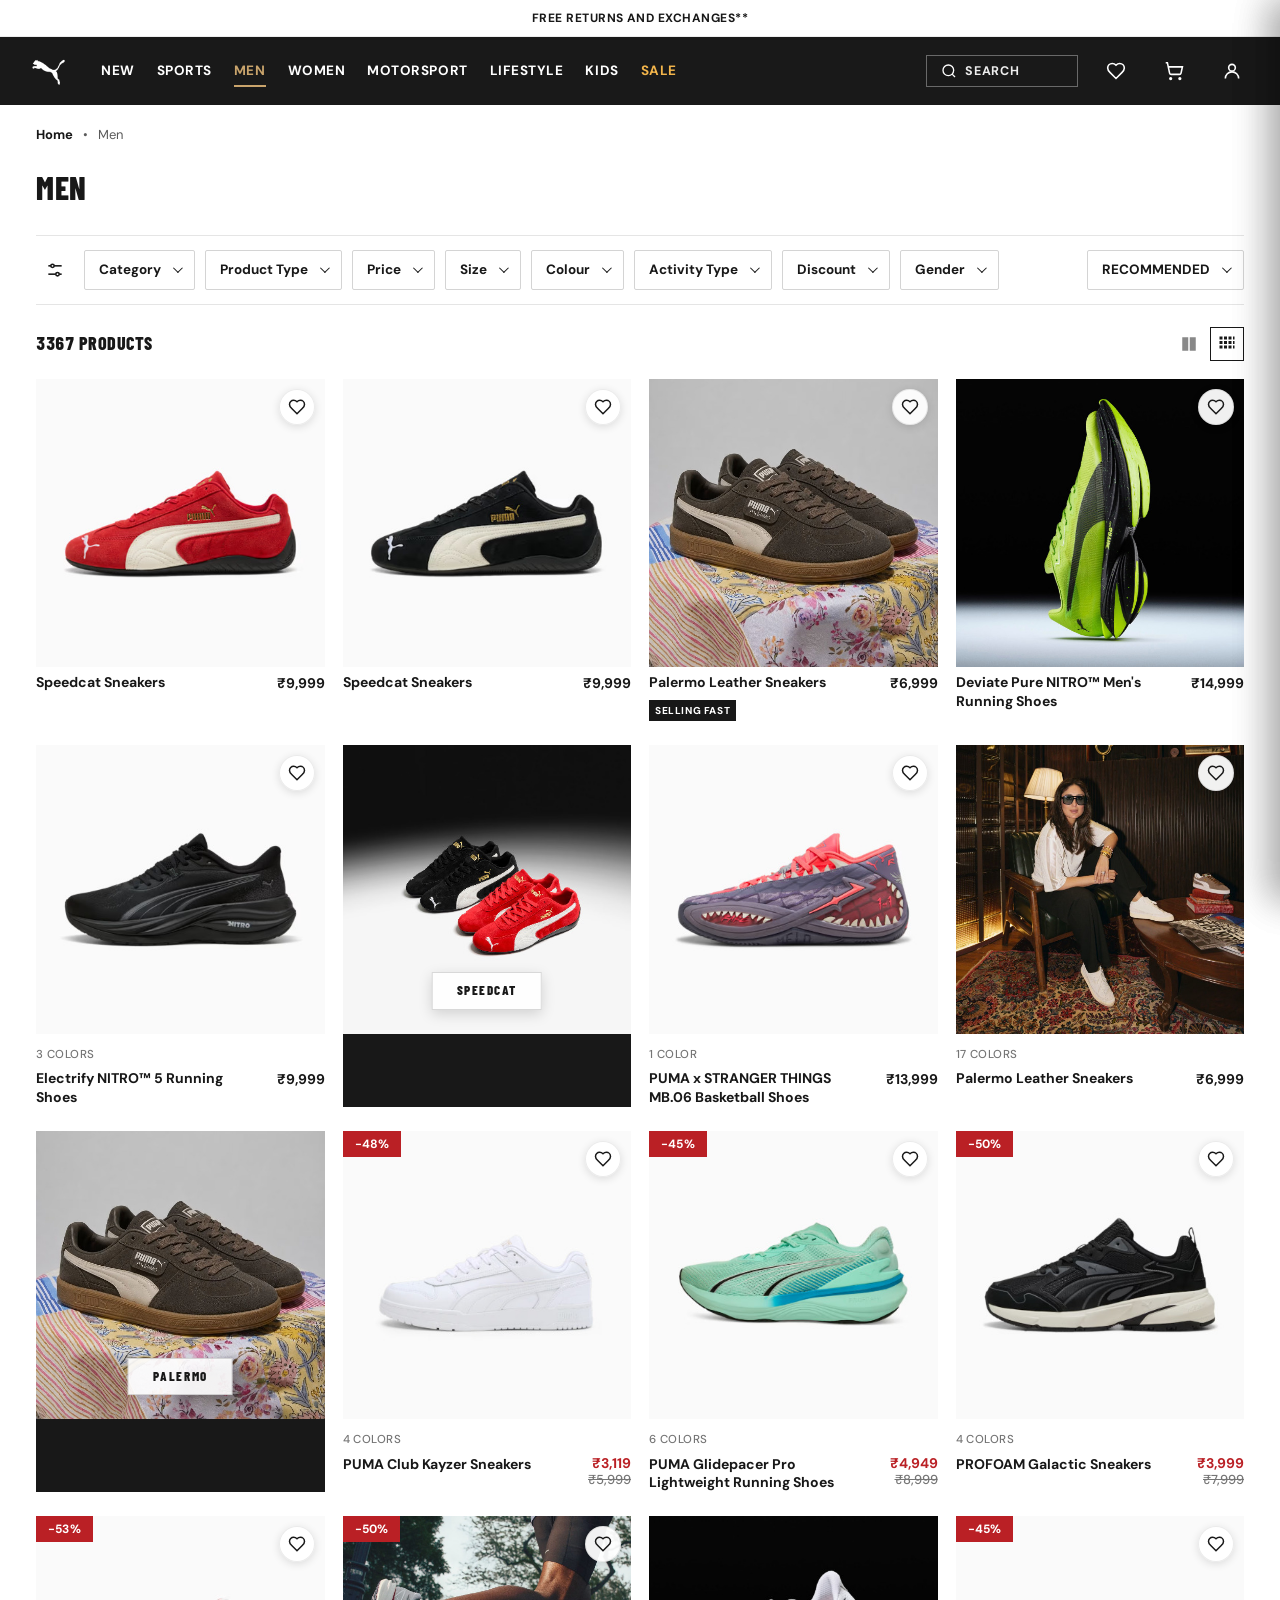
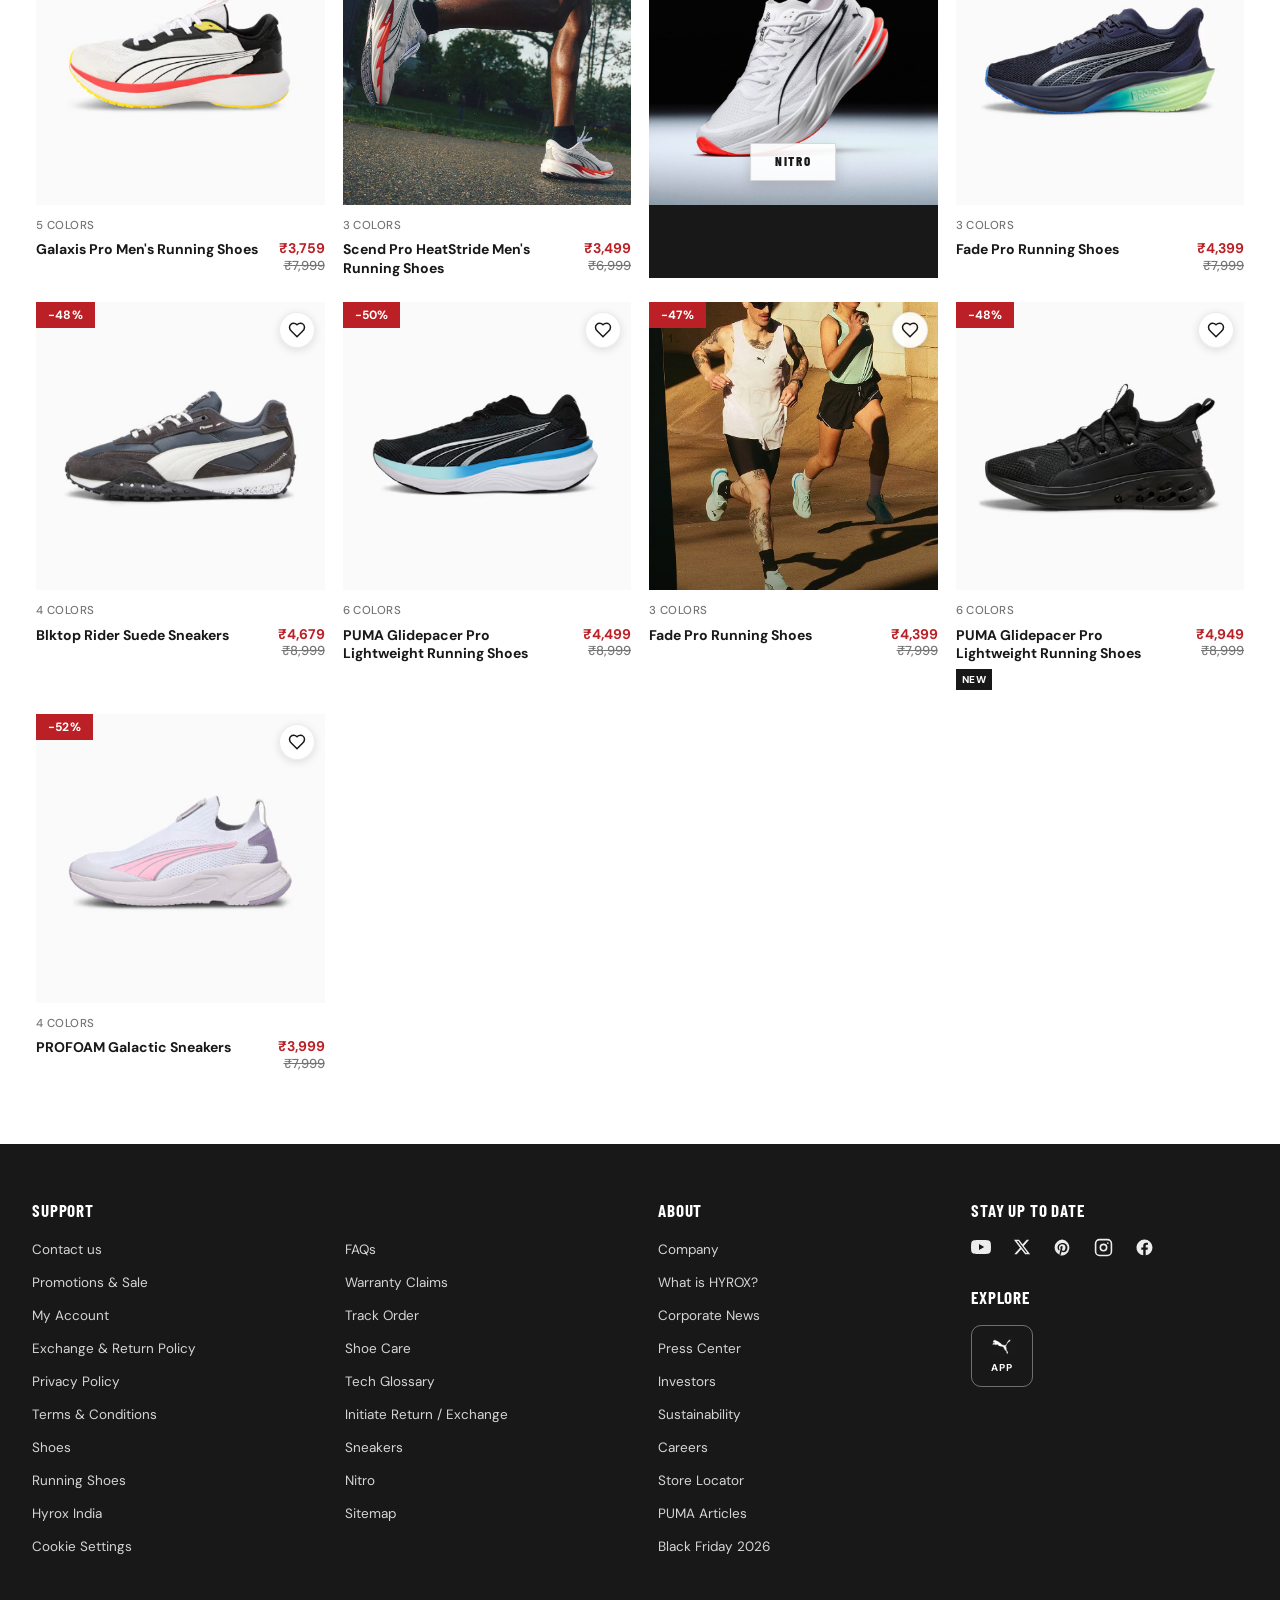
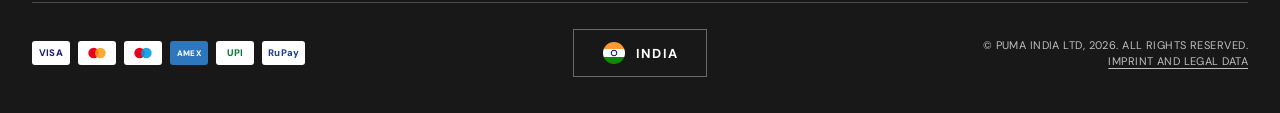
<file: mens.html>
<!doctype html>
<html lang="en">
  <head>
    <meta charset="UTF-8" />
    <meta http-equiv="refresh" content="0; url=men.html" />
    <title>Redirecting to Men's Collection — PUMA India</title>
    <script>
      window.location.href = "men.html";
    </script>
  </head>
  <body>
    <p>Redirecting to <a href="men.html">Men's Collection</a>...</p>
  </body>
</html>
</file>
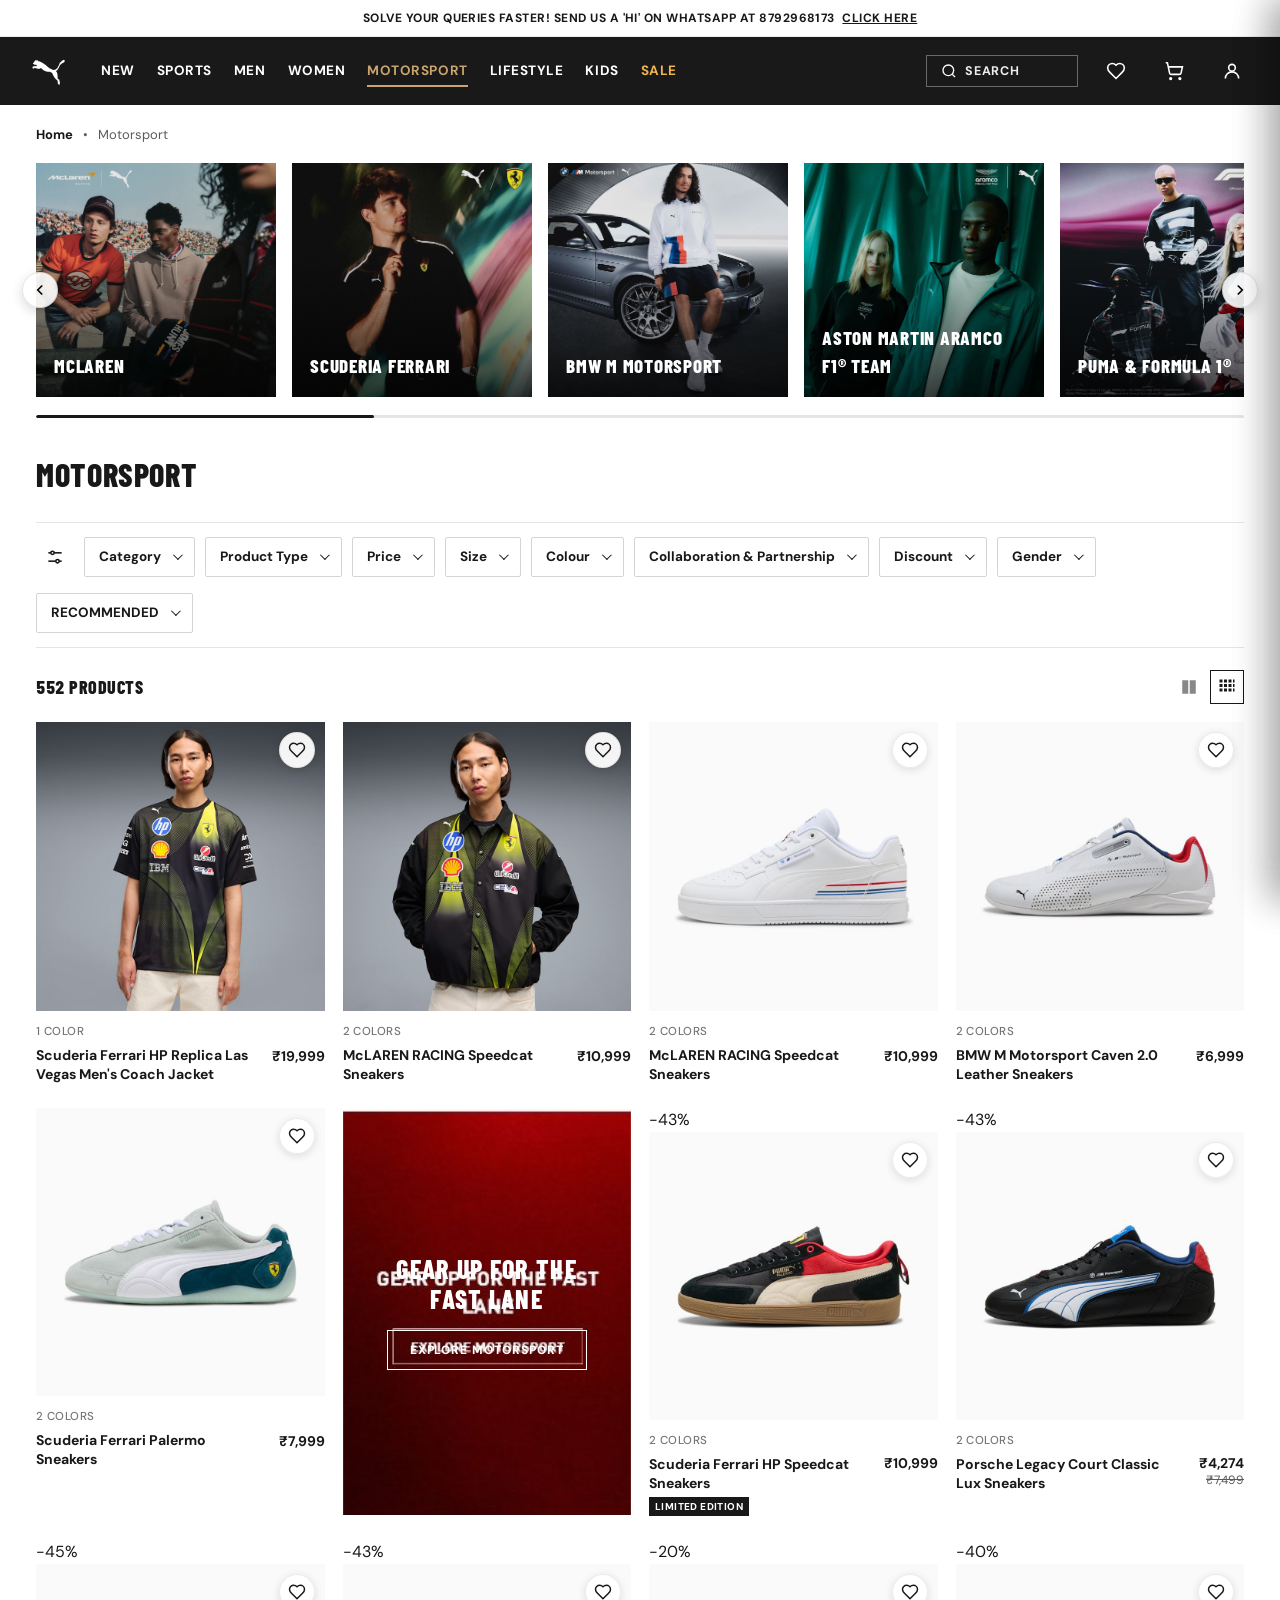
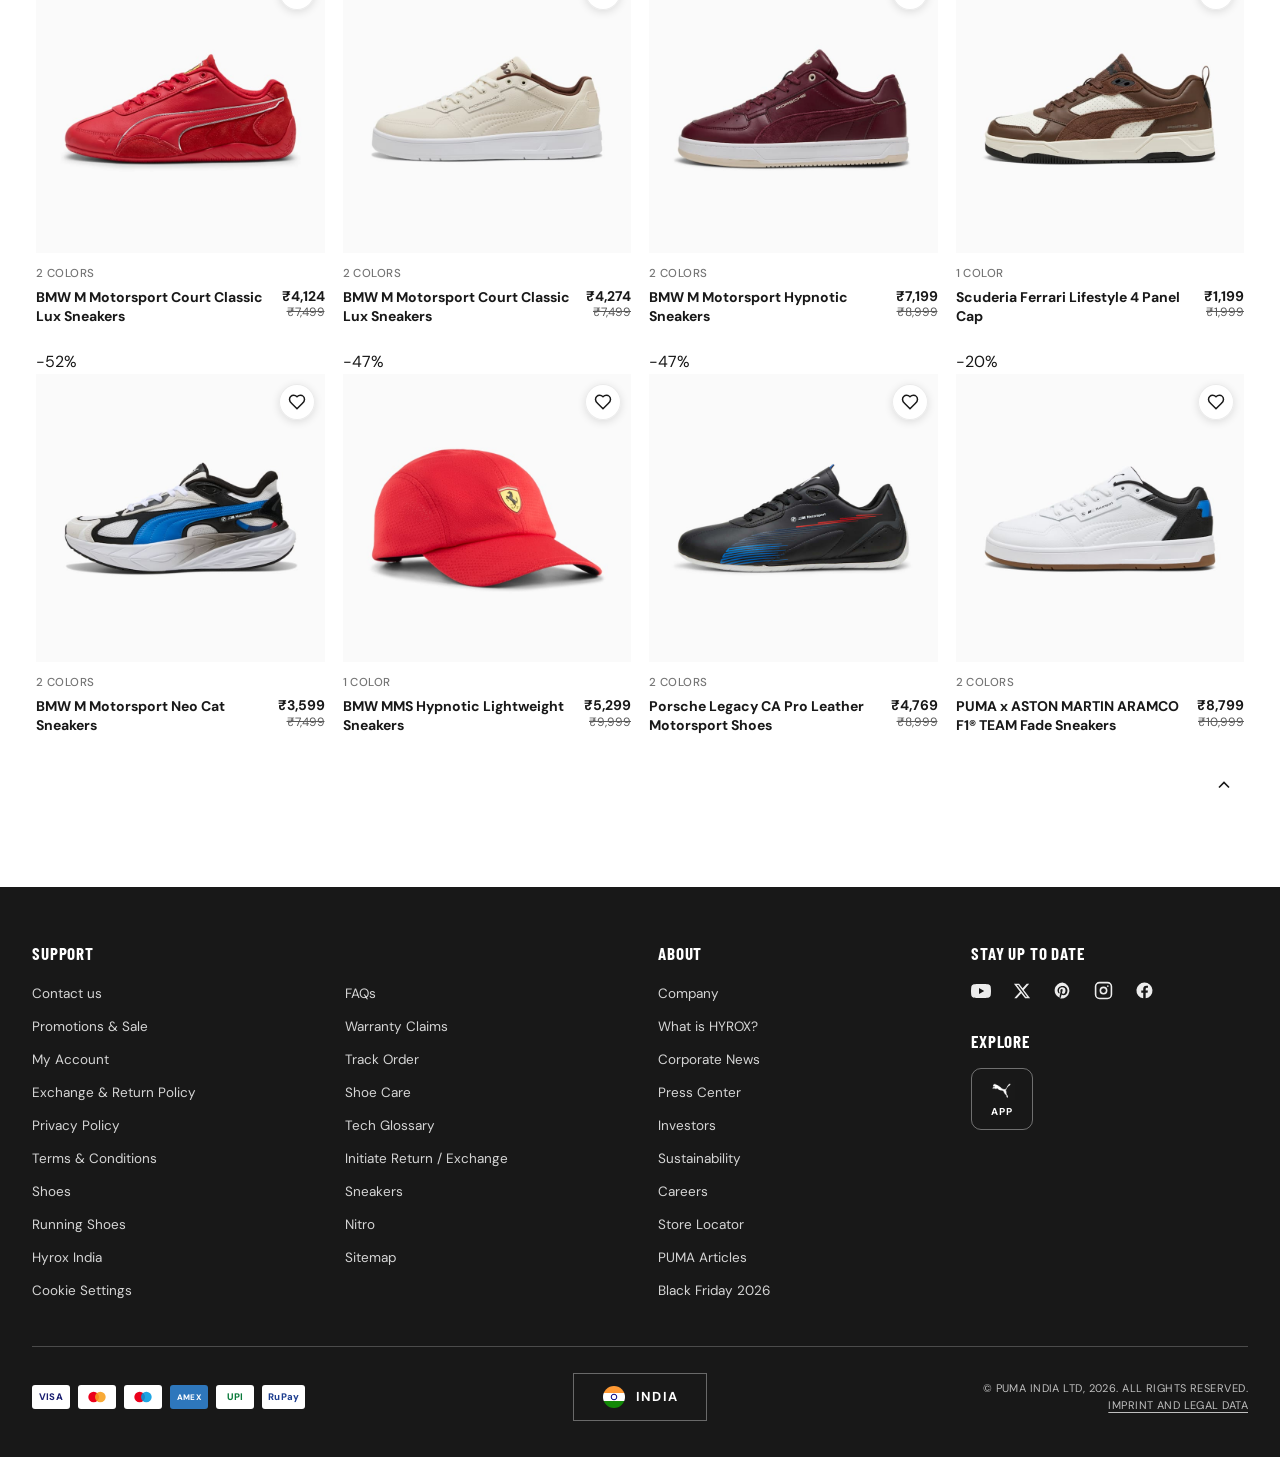
<file: motorsport.html>
<!doctype html>
<html lang="en">
  <head>
    <meta charset="UTF-8" />
    <meta name="viewport" content="width=device-width, initial-scale=1.0" />
    <title>PUMA Motorsport | Formula 1®, Ferrari, BMW M &amp; McLaren Official Store</title>
    <meta
      name="description"
      content="Shop official PUMA Motorsport gear, Formula 1® collections, Scuderia Ferrari jackets, BMW M Motorsport sneakers, McLaren Speedcat and Porsche Legacy styles."
    />
    <link rel="preconnect" href="https://fonts.googleapis.com" />
    <link rel="preconnect" href="https://fonts.gstatic.com" crossorigin />
    <link
      href="https://fonts.googleapis.com/css2?family=Barlow+Condensed:wght@600;700;800&family=DM+Sans:wght@400;500;600;700&display=swap"
      rel="stylesheet"
    />
    <link rel="stylesheet" href="puma.css" />
    <style>
      /* Motorsport Showcase Carousel */
      .ms-showcase-section {
        margin: 16px 0 32px;
        position: relative;
      }
      .ms-showcase-row {
        display: grid;
        grid-auto-flow: column;
        grid-auto-columns: minmax(240px, 1fr);
        gap: 16px;
        overflow-x: auto;
        scroll-snap-type: x mandatory;
        scroll-behavior: smooth;
        scrollbar-width: none;
        padding-bottom: 8px;
      }
      .ms-showcase-row::-webkit-scrollbar {
        display: none;
      }
      .ms-showcase-card {
        position: relative;
        overflow: hidden;
        aspect-ratio: 4 / 3.9;
        background-color: #181818;
        scroll-snap-align: start;
        text-decoration: none;
        display: block;
        cursor: pointer;
      }
      .ms-showcase-card img {
        width: 100%;
        height: 100%;
        object-fit: cover;
        display: block;
        transition: transform 300ms ease;
      }
      .ms-showcase-card:hover img {
        transform: scale(1.04);
      }
      .ms-showcase-overlay {
        position: absolute;
        inset: 0;
        background: linear-gradient(180deg, rgba(0,0,0,0.1) 40%, rgba(0,0,0,0.75) 100%);
        display: flex;
        align-items: flex-end;
        padding: 16px 18px;
      }
      .ms-showcase-title {
        color: #ffffff;
        font-family: var(--font-display);
        font-size: 19px;
        font-weight: 800;
        letter-spacing: 0.04em;
        text-transform: uppercase;
        margin: 0;
      }
      .ms-showcase-arrow {
        position: absolute;
        top: 50%;
        transform: translateY(-50%);
        width: 36px;
        height: 36px;
        background: rgba(255, 255, 255, 0.9);
        border: 1px solid rgba(0, 0, 0, 0.1);
        border-radius: 50%;
        display: flex;
        align-items: center;
        justify-content: center;
        cursor: pointer;
        z-index: 10;
        box-shadow: 0 4px 12px rgba(0,0,0,0.15);
        transition: background 150ms ease, transform 150ms ease;
      }
      .ms-showcase-arrow:hover {
        background: #ffffff;
        transform: translateY(-50%) scale(1.08);
      }
      .ms-showcase-arrow--prev {
        left: -14px;
      }
      .ms-showcase-arrow--next {
        right: -14px;
      }
      .ms-progress-bar {
        height: 3px;
        width: 100%;
        background-color: #e5e5e5;
        border-radius: 2px;
        margin-top: 10px;
        position: relative;
        overflow: hidden;
      }
      .ms-progress-fill {
        height: 100%;
        width: 28%;
        background-color: #181818;
        border-radius: 2px;
        transition: width 200ms ease;
      }
      /* Feature Tile in Grid */
      .ms-editorial-tile {
        position: relative;
        background: url('assets/puma/ms_gear_up_banner.jpg') center/cover no-repeat;
        min-height: 340px;
        display: flex;
        flex-direction: column;
        justify-content: center;
        align-items: center;
        text-align: center;
        padding: 24px;
        color: #ffffff;
        border: 1px solid rgba(255, 255, 255, 0.1);
      }
      .ms-editorial-tile h3 {
        font-family: var(--font-display);
        font-size: 26px;
        font-weight: 800;
        letter-spacing: 0.05em;
        text-transform: uppercase;
        margin: 0 0 16px;
        line-height: 1.15;
      }
      .ms-editorial-tile .btn-outline-white {
        display: inline-block;
        padding: 10px 22px;
        border: 1.5px solid #ffffff;
        color: #ffffff;
        font-size: 12px;
        font-weight: 800;
        letter-spacing: 0.08em;
        text-transform: uppercase;
        text-decoration: none;
        transition: background 150ms ease, color 150ms ease;
      }
      .ms-editorial-tile .btn-outline-white:hover {
        background: #ffffff;
        color: #181818;
      }
    </style>
  </head>
  <body>
    <!-- Mobile Drawer Toggle (Pure CSS Checkbox) -->
    <input type="checkbox" id="nav-drawer-toggle" class="sr-only" aria-hidden="true" />

    <!-- Top Announcement Bar (Matches Screenshot 1 & 2) -->
    <div class="promo-bar">
      SOLVE YOUR QUERIES FASTER! SEND US A 'HI' ON WHATSAPP AT 8792968173 <a href="https://wa.me/918792968173" style="color: inherit; text-decoration: underline; font-weight: 700; margin-left: 4px;">CLICK HERE</a>
    </div>

    <!-- ===================================================================
         Responsive Navigation Header
         =================================================================== -->
    <header class="site-header">
      <div class="header-inner">
        <div class="header-left">
          <label for="nav-drawer-toggle" class="mobile-menu-trigger" aria-label="Open navigation menu">
            <svg width="24" height="24" viewBox="0 0 24 24" fill="none" stroke="currentColor" stroke-width="2">
              <line x1="3" y1="6" x2="21" y2="6" />
              <line x1="3" y1="12" x2="21" y2="12" />
              <line x1="3" y1="18" x2="21" y2="18" />
            </svg>
          </label>

          <a href="index.html" class="brand-logo" aria-label="PUMA Home">
            <img src="assets/aistudio/image_b6153493.png" alt="PUMA Logo" width="45" height="36" />
          </a>

          <nav class="primary-nav" aria-label="Main navigation">
            <div class="nav-item">
              <a href="new-season.html" class="nav-link">NEW</a>
              <div class="mega-menu">
                <div class="mega-grid--new">
                  <ul class="mega-links">
                    <li><a href="new-season.html">Men's New Arrivals</a></li>
                    <li><a href="new-season.html">Women's New Arrivals</a></li>
                    <li><a href="new-season.html">Kid's New Arrivals</a></li>
                    <li><a href="new-season.html">NITRO ⚡</a></li>
                  </ul>
                  <ul class="mega-links">
                    <li><a href="new-season.html">SPEEDCAT</a></li>
                    <li><a href="new-season.html">PALERMO</a></li>
                    <li><a href="new-season.html">SUEDE</a></li>
                    <li><a href="new-season.html">PUMA PROJECT3</a></li>
                  </ul>
                  <ul class="mega-links">
                    <li><a href="new-season.html">PUMA x McLAREN RACING James Hunt Collection</a></li>
                    <li><a href="new-season.html">PUMA x STRANGER THINGS</a></li>
                  </ul>
                </div>
              </div>
            </div>

            <div class="nav-item">
              <a href="sports.html" class="nav-link">SPORTS</a>
              <div class="mega-menu">
                <div class="mega-scroll-wrap">
                  <div class="mega-grid--sports">
                    <div>
                      <div class="mega-heading">Running</div>
                      <ul class="mega-links">
                        <li><a href="sports.html">Shop All Running</a></li>
                        <li><a href="sports.html">NITRO™ ⚡</a></li>
                        <li><a href="sports.html">Carbon-Plated-Nitro</a></li>
                        <li><a href="sports.html">Road Running</a></li>
                        <li><a href="sports.html">Race Day</a></li>
                        <li><a href="sports.html">Trail Running</a></li>
                        <li><a href="sports.html">Track &amp; Field</a></li>
                        <li><a href="sports.html">Clothing</a></li>
                        <li><a href="sports.html">Accessories</a></li>
                      </ul>
                    </div>

                    <div>
                      <div class="mega-heading">Training</div>
                      <ul class="mega-links">
                        <li><a href="sports.html">Training Store</a></li>
                        <li><a href="sports.html">Gym Wear</a></li>
                        <li><a href="sports.html">PUMA x HYROX</a></li>
                        <li><a href="sports.html">Shoes</a></li>
                        <li><a href="sports.html">Gym Bags &amp; Accessories</a></li>
                      </ul>
                    </div>

                    <div>
                      <div class="mega-heading">Football</div>
                      <ul class="mega-links">
                        <li><a href="sports.html">Football Store</a></li>
                        <li><a href="sports.html">Manchester City FC</a></li>
                        <li><a href="sports.html">AC Milan</a></li>
                        <li><a href="sports.html">BVB</a></li>
                        <li><a href="sports.html">National Team Kits</a></li>
                      </ul>
                    </div>

                    <div>
                      <div class="mega-heading">Cricket</div>
                      <ul class="mega-links">
                        <li><a href="sports.html">PUMA x RCB</a></li>
                        <li><a href="sports.html">PUMA x DELHI CAPITALS</a></li>
                        <li><a href="sports.html">Cricket Shoes</a></li>
                        <li><a href="sports.html">Cricket Gear &amp; Accessories</a></li>
                      </ul>
                    </div>
                  </div>
                </div>
              </div>
            </div>

            <!-- MEN -->
            <div class="nav-item">
              <a href="men.html" class="nav-link">MEN</a>
              <div class="mega-menu">
                <div class="mega-grid--5">
                  <div>
                    <div class="mega-heading">Shoes</div>
                    <ul class="mega-links">
                      <li><a href="men.html">All Men's Shoes</a></li>
                      <li><a href="sports.html">Running Shoes</a></li>
                      <li><a href="men.html">Sneakers &amp; Classics</a></li>
                      <li><a href="men.html">Palermo</a></li>
                      <li><a href="men.html">Speedcat OG</a></li>
                      <li><a href="men.html">Suede</a></li>
                    </ul>
                  </div>
                  <div>
                    <div class="mega-heading">Clothing</div>
                    <ul class="mega-links">
                      <li><a href="men.html">All Men's Clothing</a></li>
                      <li><a href="men.html">T-Shirts &amp; Polos</a></li>
                      <li><a href="men.html">Shorts</a></li>
                      <li><a href="men.html">Track Pants &amp; Joggers</a></li>
                      <li><a href="men.html">Jackets &amp; Windbreakers</a></li>
                    </ul>
                  </div>
                  <div>
                    <div class="mega-heading">Sports</div>
                    <ul class="mega-links">
                      <li><a href="sports.html">Running Store</a></li>
                      <li><a href="sports.html">Football Store</a></li>
                      <li><a href="sports.html">Cricket Store</a></li>
                      <li><a href="motorsport.html">Motorsport Racing</a></li>
                    </ul>
                  </div>
                  <div>
                    <div class="mega-heading">Accessories</div>
                    <ul class="mega-links">
                      <li><a href="men.html">Backpacks &amp; Bags</a></li>
                      <li><a href="men.html">Caps &amp; Beanies</a></li>
                      <li><a href="men.html">Socks</a></li>
                    </ul>
                  </div>
                  <div>
                    <div class="mega-heading">Featured</div>
                    <ul class="mega-links">
                      <li><a href="men.html">Men's New Arrivals</a></li>
                      <li><a href="motorsport.html">Scuderia Ferrari HP</a></li>
                      <li><a href="motorsport.html">BMW M Motorsport</a></li>
                      <li><a href="motorsport.html">McLAREN RACING</a></li>
                    </ul>
                  </div>
                </div>
              </div>
            </div>

            <!-- WOMEN -->
            <div class="nav-item">
              <a href="women.html" class="nav-link">WOMEN</a>
              <div class="mega-menu">
                <div class="mega-grid--5">
                  <div>
                    <div class="mega-heading">Shoes</div>
                    <ul class="mega-links">
                      <li><a href="women.html">All Women's Shoes</a></li>
                      <li><a href="women.html">Speedcat Ballet</a></li>
                      <li><a href="women.html">Palermo</a></li>
                      <li><a href="women.html">Suede Classics</a></li>
                    </ul>
                  </div>
                  <div>
                    <div class="mega-heading">Clothing</div>
                    <ul class="mega-links">
                      <li><a href="women.html">Tops &amp; T-Shirts</a></li>
                      <li><a href="women.html">Leggings &amp; Tights</a></li>
                    </ul>
                  </div>
                  <div>
                    <div class="mega-heading">Collections</div>
                    <ul class="mega-links">
                      <li><a href="motorsport.html">Women's Motorsport</a></li>
                      <li><a href="women.html">Speedcat Ballet</a></li>
                    </ul>
                  </div>
                </div>
              </div>
            </div>

            <!-- MOTORSPORT (ACTIVE) -->
            <div class="nav-item">
              <a href="motorsport.html" class="nav-link nav-link--active">MOTORSPORT</a>
              <div class="mega-menu">
                <div class="mega-grid--5">
                  <div>
                    <div class="mega-heading">Formula 1® Teams</div>
                    <ul class="mega-links">
                      <li><a href="motorsport.html?team=ferrari">Scuderia Ferrari</a></li>
                      <li><a href="motorsport.html?team=mclaren">McLAREN Racing</a></li>
                      <li><a href="motorsport.html?team=aston-martin">Aston Martin Aramco F1®</a></li>
                      <li><a href="motorsport.html?team=f1">PUMA &amp; Formula 1®</a></li>
                    </ul>
                  </div>

                  <div>
                    <div class="mega-heading">Manufacturers</div>
                    <ul class="mega-links">
                      <li><a href="motorsport.html?team=bmw">BMW M Motorsport</a></li>
                      <li><a href="motorsport.html?team=porsche">Porsche Legacy</a></li>
                      <li><a href="motorsport.html?team=mercedes">Mercedes-AMG PETRONAS</a></li>
                    </ul>
                  </div>

                  <div>
                    <div class="mega-heading">Shoes</div>
                    <ul class="mega-links">
                      <li><a href="motorsport.html">All Motorsport Shoes</a></li>
                      <li><a href="motorsport.html">Speedcat Racing</a></li>
                      <li><a href="motorsport.html">Neo Cat Driving Shoes</a></li>
                      <li><a href="motorsport.html">Caven &amp; Court Classic</a></li>
                      <li><a href="motorsport.html">Palermo Motorsport</a></li>
                    </ul>
                  </div>

                  <div>
                    <div class="mega-heading">Clothing</div>
                    <ul class="mega-links">
                      <li><a href="motorsport.html">Team Replica Jackets</a></li>
                      <li><a href="motorsport.html">Team T-Shirts &amp; Polos</a></li>
                      <li><a href="motorsport.html">Hoodies &amp; Sweatshirts</a></li>
                      <li><a href="motorsport.html">Track Pants &amp; Shorts</a></li>
                    </ul>
                  </div>

                  <div>
                    <div class="mega-heading">Accessories</div>
                    <ul class="mega-links">
                      <li><a href="motorsport.html">Official Team Caps</a></li>
                      <li><a href="motorsport.html">Backpacks &amp; Waistbags</a></li>
                      <li><a href="motorsport.html">Driver Signed Editions</a></li>
                    </ul>
                  </div>
                </div>
              </div>
            </div>

            <!-- LIFESTYLE -->
            <div class="nav-item">
              <a href="lifestyle.html" class="nav-link">LIFESTYLE</a>
            </div>

            <!-- KIDS -->
            <div class="nav-item">
              <a href="kids.html" class="nav-link">KIDS</a>
            </div>

            <!-- SALE -->
            <div class="nav-item">
              <a href="sale.html" class="nav-link nav-link--sale">SALE</a>
            </div>
          </nav>
        </div>

        <div class="header-right">
          <form action="#ms-grid" class="search-box" role="search">
            <svg width="16" height="16" viewBox="0 0 24 24" fill="none" stroke="currentColor" stroke-width="2" aria-hidden="true">
              <circle cx="11" cy="11" r="8" />
              <path d="m21 21-4.3-4.3" />
            </svg>
            <label for="ms-search" class="sr-only">Search Motorsport products</label>
            <input id="ms-search" type="search" class="search-input" placeholder="SEARCH" />
          </form>

          <button type="button" class="icon-btn" id="wishlistButton" aria-label="Wishlist">
            <svg width="20" height="20" viewBox="0 0 24 24" fill="none" stroke="currentColor" stroke-width="1.9">
              <path d="M19 14c1.49-1.46 3-3.21 3-5.5A5.5 5.5 0 0 0 16.5 3c-1.76 0-3 .5-4.5 2-1.5-1.5-2.74-2-4.5-2A5.5 5.5 0 0 0 2 8.5c0 2.3 1.5 4.05 3 5.5l7 7Z" />
            </svg>
            <span class="badge-count" id="wishlistCount" data-empty="true">0</span>
          </button>

          <button type="button" class="icon-btn" id="cartButton" aria-label="Shopping Cart">
            <svg width="20" height="20" viewBox="0 0 24 24" fill="none" stroke="currentColor" stroke-width="1.9">
              <circle cx="8" cy="21" r="1" />
              <circle cx="19" cy="21" r="1" />
              <path d="M2.05 2.05h2l2.66 12.42a2 2 0 0 0 2 1.58h9.78a2 2 0 0 0 1.95-1.57l1.65-7.43H5.12" />
            </svg>
            <span class="badge-count" id="cartCount" data-empty="true">0</span>
          </button>

          <button type="button" class="icon-btn" id="accountButton" aria-label="My Account">
            <svg width="20" height="20" viewBox="0 0 24 24" fill="none" stroke="currentColor" stroke-width="1.9">
              <circle cx="12" cy="8" r="4" />
              <path d="M20 21a8 8 0 0 0-16 0" />
            </svg>
            <span class="account-dot" id="accountDot" aria-hidden="true"></span>
          </button>
        </div>
      </div>
    </header>

    <!-- Slide-Out Mobile Navigation Drawer -->
    <div class="mobile-nav-drawer" aria-label="Mobile Navigation">
      <label for="nav-drawer-toggle" class="mobile-nav-backdrop" aria-label="Close navigation menu"></label>
      <div class="mobile-nav-panel">
        <div class="mobile-drawer-head">
          <span class="footer-col-title" style="margin: 0">PUMA MENU</span>
          <label for="nav-drawer-toggle" class="mobile-drawer-close" aria-label="Close menu">
            <svg width="24" height="24" viewBox="0 0 24 24" fill="none" stroke="currentColor" stroke-width="2">
              <path d="M18 6 6 18" />
              <path d="m6 6 12 12" />
            </svg>
          </label>
        </div>
        <nav class="mobile-drawer-links">
          <a href="new-season.html">NEW SEASON <span>&rsaquo;</span></a>
          <a href="sports.html">SPORTS <span>&rsaquo;</span></a>
          <a href="men.html">MEN <span>&rsaquo;</span></a>
          <a href="women.html">WOMEN <span>&rsaquo;</span></a>
          <a href="motorsport.html" style="color: var(--accent-gold); font-weight: 800;">MOTORSPORT <span>&rsaquo;</span></a>
          <a href="lifestyle.html">LIFESTYLE <span>&rsaquo;</span></a>
          <a href="kids.html">KIDS <span>&rsaquo;</span></a>
          <a href="sale.html" style="color: #f3b54b; font-weight: 800;">SALE <span>&rsaquo;</span></a>
          <a href="login.html">MY ACCOUNT / LOGIN <span>&rsaquo;</span></a>
        </nav>
      </div>
    </div>

    <!-- ===================================================================
         MOTORSPORT MAIN CONTENT (Matches in.puma.com/in/en/motorsport)
         =================================================================== -->
    <main class="ns-page">
      <!-- Breadcrumb -->
      <nav class="ns-breadcrumb" aria-label="Breadcrumb">
        <a href="index.html">Home</a>
        <span aria-hidden="true">&bull;</span>
        <span>Motorsport</span>
      </nav>

      <!-- 1. Top Carousel / Team Showcase Banners (Matches Screenshot 1 & 2) -->
      <section class="ms-showcase-section" aria-label="Motorsport Teams Carousel">
        <button class="ms-showcase-arrow ms-showcase-arrow--prev" id="msPrevBtn" type="button" aria-label="Previous Team">
          <svg width="18" height="18" viewBox="0 0 24 24" fill="none" stroke="currentColor" stroke-width="2.2"><path d="m15 18-6-6 6-6"/></svg>
        </button>
        <button class="ms-showcase-arrow ms-showcase-arrow--next" id="msNextBtn" type="button" aria-label="Next Team">
          <svg width="18" height="18" viewBox="0 0 24 24" fill="none" stroke="currentColor" stroke-width="2.2"><path d="m9 18 6-6-6-6"/></svg>
        </button>

        <div class="ms-showcase-row" id="msShowcaseRow">
          <!-- Card 1: McLaren -->
          <a href="#ms-grid" class="ms-showcase-card" data-team-filter="mclaren">
            <img src="assets/puma/ms_showcase_mclaren.jpg" alt="McLAREN Racing" />
            <div class="ms-showcase-overlay">
              <h2 class="ms-showcase-title">MCLAREN</h2>
            </div>
          </a>

          <!-- Card 2: Scuderia Ferrari -->
          <a href="#ms-grid" class="ms-showcase-card" data-team-filter="ferrari">
            <img src="assets/puma/ms_showcase_ferrari.jpg" alt="Scuderia Ferrari" />
            <div class="ms-showcase-overlay">
              <h2 class="ms-showcase-title">SCUDERIA FERRARI</h2>
            </div>
          </a>

          <!-- Card 3: BMW M Motorsport -->
          <a href="#ms-grid" class="ms-showcase-card" data-team-filter="bmw">
            <img src="assets/puma/ms_showcase_bmw.jpg" alt="BMW M Motorsport" />
            <div class="ms-showcase-overlay">
              <h2 class="ms-showcase-title">BMW M MOTORSPORT</h2>
            </div>
          </a>

          <!-- Card 4: Aston Martin Aramco F1 Team -->
          <a href="#ms-grid" class="ms-showcase-card" data-team-filter="aston-martin">
            <img src="assets/puma/ms_showcase_aston_martin.jpg" alt="Aston Martin Aramco F1 Team" />
            <div class="ms-showcase-overlay">
              <h2 class="ms-showcase-title">ASTON MARTIN ARAMCO F1® TEAM</h2>
            </div>
          </a>

          <!-- Card 5: PUMA & Formula 1 -->
          <a href="#ms-grid" class="ms-showcase-card" data-team-filter="f1">
            <img src="assets/puma/ms_showcase_f1.jpg" alt="PUMA & Formula 1" />
            <div class="ms-showcase-overlay">
              <h2 class="ms-showcase-title">PUMA &amp; FORMULA 1®</h2>
            </div>
          </a>
        </div>

        <!-- Scroll Indicator Bar -->
        <div class="ms-progress-bar">
          <div class="ms-progress-fill" id="msProgressFill"></div>
        </div>
      </section>

      <!-- Page Heading (Matches Screenshot 1 & 2) -->
      <h1 class="ns-title">MOTORSPORT</h1>

      <!-- Pure-CSS Filter Inputs -->
      <input type="checkbox" id="ms-sidebar-toggle" class="sr-only" aria-hidden="true" />

      <input type="radio" name="ms-grid-mode" id="ms-grid-2" class="sr-only" />
      <input type="radio" name="ms-grid-mode" id="ms-grid-4" class="sr-only" checked />

      <input type="radio" name="ms-cat" id="ms-cat-all" class="sr-only" checked />
      <input type="radio" name="ms-cat" id="ms-cat-shoes" class="sr-only" />
      <input type="radio" name="ms-cat" id="ms-cat-clothing" class="sr-only" />
      <input type="radio" name="ms-cat" id="ms-cat-accessories" class="sr-only" />

      <input type="radio" name="ms-type" id="ms-type-all" class="sr-only" checked />
      <input type="radio" name="ms-type" id="ms-type-sneakers" class="sr-only" />
      <input type="radio" name="ms-type" id="ms-type-speedcat" class="sr-only" />
      <input type="radio" name="ms-type" id="ms-type-jackets" class="sr-only" />

      <input type="radio" name="ms-team" id="ms-team-all" class="sr-only" checked />
      <input type="radio" name="ms-team" id="ms-team-ferrari" class="sr-only" />
      <input type="radio" name="ms-team" id="ms-team-bmw" class="sr-only" />
      <input type="radio" name="ms-team" id="ms-team-mclaren" class="sr-only" />
      <input type="radio" name="ms-team" id="ms-team-porsche" class="sr-only" />
      <input type="radio" name="ms-team" id="ms-team-aston-martin" class="sr-only" />

      <!-- Filter Toolbar Row (Matches Screenshot 1 & 2) -->
      <div class="ns-toolbar">
        <div class="ns-filter-pills">
          <label for="ms-sidebar-toggle" class="ns-sliders-btn" title="Toggle Filter Sidebar" aria-label="Toggle Filter Sidebar">
            <svg width="20" height="20" viewBox="0 0 24 24" fill="none" stroke="currentColor" stroke-width="1.9">
              <line x1="4" y1="7" x2="20" y2="7" />
              <circle cx="9" cy="7" r="2" fill="#ffffff" />
              <line x1="4" y1="17" x2="20" y2="17" />
              <circle cx="15" cy="17" r="2" fill="#ffffff" />
            </svg>
          </label>

          <details class="ns-dropdown">
            <summary>Category</summary>
            <div class="ns-dropdown-panel">
              <label for="ms-cat-all" class="filter-option-label">All Categories</label>
              <label for="ms-cat-shoes" class="filter-option-label">Shoes</label>
              <label for="ms-cat-clothing" class="filter-option-label">Clothing</label>
              <label for="ms-cat-accessories" class="filter-option-label">Accessories</label>
            </div>
          </details>

          <details class="ns-dropdown">
            <summary>Product Type</summary>
            <div class="ns-dropdown-panel">
              <label for="ms-type-all" class="filter-option-label">All Product Types</label>
              <label for="ms-type-sneakers" class="filter-option-label">Sneakers</label>
              <label for="ms-type-speedcat" class="filter-option-label">Speedcat</label>
              <label for="ms-type-jackets" class="filter-option-label">Jackets &amp; Outerwear</label>
            </div>
          </details>

          <details class="ns-dropdown">
            <summary>Price</summary>
            <div class="ns-dropdown-panel">
              <span class="filter-option-label">Under ₹4,000</span>
              <span class="filter-option-label">₹4,000 - ₹8,000</span>
              <span class="filter-option-label">Over ₹8,000</span>
            </div>
          </details>

          <details class="ns-dropdown">
            <summary>Size</summary>
            <div class="ns-dropdown-panel">
              <span class="filter-option-label">UK 6</span>
              <span class="filter-option-label">UK 7</span>
              <span class="filter-option-label">UK 8</span>
              <span class="filter-option-label">UK 9</span>
              <span class="filter-option-label">UK 10</span>
              <span class="filter-option-label">UK 11</span>
            </div>
          </details>

          <details class="ns-dropdown">
            <summary>Colour</summary>
            <div class="ns-dropdown-panel">
              <span class="filter-option-label">Black</span>
              <span class="filter-option-label">Red</span>
              <span class="filter-option-label">White</span>
              <span class="filter-option-label">Orange</span>
              <span class="filter-option-label">Green</span>
            </div>
          </details>

          <!-- Motorsport Specific: Collaboration & Partnership Filter (Matches Screenshot 1 & 2) -->
          <details class="ns-dropdown">
            <summary>Collaboration &amp; Partnership</summary>
            <div class="ns-dropdown-panel">
              <label for="ms-team-all" class="filter-option-label">All Partnerships</label>
              <label for="ms-team-ferrari" class="filter-option-label">Scuderia Ferrari</label>
              <label for="ms-team-bmw" class="filter-option-label">BMW M Motorsport</label>
              <label for="ms-team-mclaren" class="filter-option-label">McLAREN Racing</label>
              <label for="ms-team-porsche" class="filter-option-label">Porsche Legacy</label>
              <label for="ms-team-aston-martin" class="filter-option-label">Aston Martin F1®</label>
            </div>
          </details>

          <details class="ns-dropdown">
            <summary>Discount</summary>
            <div class="ns-dropdown-panel">
              <span class="filter-option-label">20% and above</span>
              <span class="filter-option-label">40% and above</span>
              <span class="filter-option-label">50% and above</span>
            </div>
          </details>

          <details class="ns-dropdown">
            <summary>Gender</summary>
            <div class="ns-dropdown-panel">
              <span class="filter-option-label">Men</span>
              <span class="filter-option-label">Women</span>
              <span class="filter-option-label">Unisex</span>
            </div>
          </details>
        </div>

        <div class="ns-sort-wrap">
          <details class="ns-dropdown">
            <summary>RECOMMENDED</summary>
            <div class="ns-dropdown-panel" style="right: 0; left: auto;">
              <span class="filter-option-label">Price: Low to High</span>
              <span class="filter-option-label">Price: High to Low</span>
              <span class="filter-option-label">Newest First</span>
            </div>
          </details>
        </div>
      </div>

      <!-- Meta Bar: 552 PRODUCTS count & 2-col / 4-col switchers -->
      <div class="ns-meta-bar">
        <span class="ns-count">552 PRODUCTS</span>

        <div class="ns-view-switchers" role="radiogroup" aria-label="Grid layout toggle">
          <label for="ms-grid-2" class="ns-view-btn" title="2-column grid">
            <svg width="18" height="18" viewBox="0 0 24 24" fill="currentColor">
              <rect x="3" y="3" width="8" height="18" />
              <rect x="13" y="3" width="8" height="18" />
            </svg>
          </label>
          <label for="ms-grid-4" class="ns-view-btn" title="4-column grid">
            <svg width="18" height="18" viewBox="0 0 24 24" fill="currentColor">
              <rect x="2" y="2" width="4" height="4" />
              <rect x="8" y="2" width="4" height="4" />
              <rect x="14" y="2" width="4" height="4" />
              <rect x="20" y="2" width="2" height="4" />
              <rect x="2" y="8" width="4" height="4" />
              <rect x="8" y="8" width="4" height="4" />
              <rect x="14" y="8" width="4" height="4" />
              <rect x="20" y="8" width="2" height="4" />
              <rect x="2" y="14" width="4" height="4" />
              <rect x="8" y="14" width="4" height="4" />
              <rect x="14" y="14" width="4" height="4" />
              <rect x="20" y="14" width="2" height="4" />
            </svg>
          </label>
        </div>
      </div>

      <!-- Collapsible Left Product Filter Sidebar + Product Grid -->
      <div class="ns-catalog-wrap">
        <aside class="ns-sidebar" aria-label="Motorsport Product Filter Sidebar">
          <div class="filter-sidebar-top">
            <span class="filter-sidebar-title">Filter Results</span>
            <label for="ms-sidebar-toggle" class="filter-close-mobile" style="display: inline-flex" aria-label="Close sidebar">
              <svg width="18" height="18" viewBox="0 0 24 24" fill="none" stroke="currentColor" stroke-width="2">
                <path d="M18 6 6 18" />
                <path d="m6 6 12 12" />
              </svg>
            </label>
          </div>

          <details class="filter-group" open>
            <summary class="filter-group-header">Motorsport Team / Partner</summary>
            <div class="filter-group-content">
              <label for="ms-team-all" class="filter-row"><span class="filter-indicator"></span><span>All Teams</span></label>
              <label for="ms-team-ferrari" class="filter-row"><span class="filter-indicator"></span><span>Scuderia Ferrari</span></label>
              <label for="ms-team-bmw" class="filter-row"><span class="filter-indicator"></span><span>BMW M Motorsport</span></label>
              <label for="ms-team-mclaren" class="filter-row"><span class="filter-indicator"></span><span>McLAREN Racing</span></label>
              <label for="ms-team-porsche" class="filter-row"><span class="filter-indicator"></span><span>Porsche Legacy</span></label>
              <label for="ms-team-aston-martin" class="filter-row"><span class="filter-indicator"></span><span>Aston Martin Aramco F1®</span></label>
            </div>
          </details>

          <details class="filter-group" open>
            <summary class="filter-group-header">Category</summary>
            <div class="filter-group-content">
              <label for="ms-cat-all" class="filter-row"><span class="filter-indicator"></span><span>All Categories</span></label>
              <label for="ms-cat-shoes" class="filter-row"><span class="filter-indicator"></span><span>Footwear &amp; Sneakers</span></label>
              <label for="ms-cat-clothing" class="filter-row"><span class="filter-indicator"></span><span>Outerwear &amp; Apparel</span></label>
              <label for="ms-cat-accessories" class="filter-row"><span class="filter-indicator"></span><span>Headwear &amp; Caps</span></label>
            </div>
          </details>

          <details class="filter-group" open>
            <summary class="filter-group-header">Product Silhouette</summary>
            <div class="filter-group-content">
              <label for="ms-type-all" class="filter-row"><span class="filter-indicator"></span><span>All Silhouettes</span></label>
              <label for="ms-type-sneakers" class="filter-row"><span class="filter-indicator"></span><span>Sneakers</span></label>
              <label for="ms-type-speedcat" class="filter-row"><span class="filter-indicator"></span><span>Speedcat Motorsport</span></label>
              <label for="ms-type-jackets" class="filter-row"><span class="filter-indicator"></span><span>Replica Jackets</span></label>
            </div>
          </details>
        </aside>

        <!-- Product Cards Grid (4 columns) -->
        <section class="ns-grid" id="ms-grid" aria-label="Motorsport Catalog Grid">

        <!-- ROW 1 (Screenshot 3 & 4) -->

        <!-- 1. Ferrari Las Vegas Coach Jacket -->
        <article class="ns-card" data-id="ms-ferrari-vegas-jacket" data-cat="clothing" data-type="jackets" data-team="ferrari" data-color="black">
          <div class="shoe-card-media">
            <img src="assets/puma/ms_ferrari_vegas_jacket.jpg" alt="Scuderia Ferrari HP Replica Las Vegas Men's Coach Jacket" />
          </div>
          <div class="ns-card-colors">1 COLOR</div>
          <div class="ns-card-row">
            <span class="ns-card-title">Scuderia Ferrari HP Replica Las Vegas Men's Coach Jacket</span>
            <span class="ns-card-price">₹19,999</span>
          </div>
        </article>

        <!-- 2. McLaren Speedcat Black/Orange -->
        <article class="ns-card" data-id="ms-mclaren-speedcat-orange" data-cat="shoes" data-type="speedcat sneakers" data-team="mclaren" data-color="orange black">
          <div class="shoe-card-media">
            <img src="assets/puma/ms_mclaren_speedcat_orange.jpg" alt="McLAREN RACING Speedcat Sneakers in Black/Orange" />
          </div>
          <div class="ns-card-colors">2 COLORS</div>
          <div class="ns-card-row">
            <span class="ns-card-title">McLAREN RACING Speedcat Sneakers</span>
            <span class="ns-card-price">₹10,999</span>
          </div>
        </article>

        <!-- 3. McLaren Speedcat Cream/Burgundy -->
        <article class="ns-card" data-id="ms-mclaren-speedcat-burgundy" data-cat="shoes" data-type="speedcat sneakers" data-team="mclaren" data-color="white red">
          <div class="shoe-card-media">
            <img src="assets/puma/ms_mclaren_speedcat_burgundy.jpg" alt="McLAREN RACING Speedcat Sneakers in Cream/Burgundy" />
          </div>
          <div class="ns-card-colors">2 COLORS</div>
          <div class="ns-card-row">
            <span class="ns-card-title">McLAREN RACING Speedcat Sneakers</span>
            <span class="ns-card-price">₹10,999</span>
          </div>
        </article>

        <!-- 4. BMW Caven 2.0 Leather -->
        <article class="ns-card" data-id="ms-bmw-caven-leather" data-cat="shoes" data-type="sneakers" data-team="bmw" data-color="black">
          <div class="shoe-card-media">
            <img src="assets/puma/ms_bmw_caven_leather.jpg" alt="BMW M Motorsport Caven 2.0 Leather Sneakers" />
          </div>
          <div class="ns-card-colors">2 COLORS</div>
          <div class="ns-card-row">
            <span class="ns-card-title">BMW M Motorsport Caven 2.0 Leather Sneakers</span>
            <span class="ns-card-price">₹6,999</span>
          </div>
        </article>

        <!-- ROW 2 (Screenshot 5) -->

        <!-- 5. Ferrari Palermo Sneakers -->
        <article class="ns-card" data-id="ms-ferrari-palermo" data-cat="shoes" data-type="sneakers" data-team="ferrari" data-color="black red">
          <div class="shoe-card-media">
            <img src="assets/puma/ms_ferrari_palermo.jpg" alt="Scuderia Ferrari Palermo Sneakers" />
          </div>
          <div class="ns-card-colors">2 COLORS</div>
          <div class="ns-card-row">
            <span class="ns-card-title">Scuderia Ferrari Palermo Sneakers</span>
            <span class="ns-card-price">₹7,999</span>
          </div>
        </article>

        <!-- 6. Feature Banner Tile: GEAR UP FOR THE FAST LANE -->
        <div class="ms-editorial-tile">
          <h3>GEAR UP FOR THE FAST LANE</h3>
          <a href="#ms-grid" class="btn-outline-white">EXPLORE MOTORSPORT</a>
        </div>

        <!-- 7. Ferrari HP Speedcat Red (Limited Edition) -->
        <article class="ns-card" data-id="ms-ferrari-hp-speedcat-red" data-cat="shoes" data-type="speedcat sneakers" data-team="ferrari" data-color="red">
          <span class="ns-badge-discount">-43%</span>
          <div class="shoe-card-media">
            <img src="assets/puma/ms_ferrari_hp_speedcat_red.jpg" alt="Scuderia Ferrari HP Speedcat Sneakers in Rosso Corsa Red" />
          </div>
          <div class="ns-card-colors">2 COLORS</div>
          <div class="ns-card-row">
            <span class="ns-card-title">Scuderia Ferrari HP Speedcat Sneakers</span>
            <div class="ns-card-prices">
              <span class="ns-card-price">₹10,999</span>
            </div>
          </div>
          <span class="ns-selling-badge" style="background:#181818; color:#ffffff; font-size:10px; font-weight:800; padding:2px 6px; letter-spacing:0.04em; align-self:flex-start; margin-top:4px;">LIMITED EDITION</span>
        </article>

        <!-- 8. Porsche Legacy Court Classic Lux -->
        <article class="ns-card" data-id="ms-porsche-court-classic" data-cat="shoes" data-type="sneakers" data-team="porsche" data-color="white">
          <span class="ns-badge-discount">-43%</span>
          <div class="shoe-card-media">
            <img src="assets/puma/ms_porsche_court_classic.jpg" alt="Porsche Legacy Court Classic Lux Sneakers" />
          </div>
          <div class="ns-card-colors">2 COLORS</div>
          <div class="ns-card-row">
            <span class="ns-card-title">Porsche Legacy Court Classic Lux Sneakers</span>
            <div class="ns-card-prices">
              <span class="ns-card-price">₹4,274</span>
              <span class="price-mrp" style="text-decoration:line-through; color:var(--text-secondary); font-size:12px; margin-left:6px;">₹7,499</span>
            </div>
          </div>
        </article>

        <!-- ROW 3 (Screenshot 6) -->

        <!-- 9. BMW Court Classic Lux Black -->
        <article class="ns-card" data-id="ms-bmw-court-classic-black" data-cat="shoes" data-type="sneakers" data-team="bmw" data-color="black">
          <span class="ns-badge-discount">-45%</span>
          <div class="shoe-card-media">
            <img src="assets/puma/ms_bmw_court_classic_black.jpg" alt="BMW M Motorsport Court Classic Lux Sneakers in Black" />
          </div>
          <div class="ns-card-colors">2 COLORS</div>
          <div class="ns-card-row">
            <span class="ns-card-title">BMW M Motorsport Court Classic Lux Sneakers</span>
            <div class="ns-card-prices">
              <span class="ns-card-price">₹4,124</span>
              <span class="price-mrp" style="text-decoration:line-through; color:var(--text-secondary); font-size:12px; margin-left:6px;">₹7,499</span>
            </div>
          </div>
        </article>

        <!-- 10. BMW Court Classic Lux White -->
        <article class="ns-card" data-id="ms-bmw-court-classic-white" data-cat="shoes" data-type="sneakers" data-team="bmw" data-color="white">
          <span class="ns-badge-discount">-43%</span>
          <div class="shoe-card-media">
            <img src="assets/puma/ms_bmw_court_classic_white.jpg" alt="BMW M Motorsport Court Classic Lux Sneakers in White" />
          </div>
          <div class="ns-card-colors">2 COLORS</div>
          <div class="ns-card-row">
            <span class="ns-card-title">BMW M Motorsport Court Classic Lux Sneakers</span>
            <div class="ns-card-prices">
              <span class="ns-card-price">₹4,274</span>
              <span class="price-mrp" style="text-decoration:line-through; color:var(--text-secondary); font-size:12px; margin-left:6px;">₹7,499</span>
            </div>
          </div>
        </article>

        <!-- 11. BMW Hypnotic Sneakers Black -->
        <article class="ns-card" data-id="ms-bmw-hypnotic-black" data-cat="shoes" data-type="sneakers" data-team="bmw" data-color="black">
          <span class="ns-badge-discount">-20%</span>
          <div class="shoe-card-media">
            <img src="assets/puma/ms_bmw_hypnotic_black.jpg" alt="BMW M Motorsport Hypnotic Sneakers" />
          </div>
          <div class="ns-card-colors">2 COLORS</div>
          <div class="ns-card-row">
            <span class="ns-card-title">BMW M Motorsport Hypnotic Sneakers</span>
            <div class="ns-card-prices">
              <span class="ns-card-price">₹7,199</span>
              <span class="price-mrp" style="text-decoration:line-through; color:var(--text-secondary); font-size:12px; margin-left:6px;">₹8,999</span>
            </div>
          </div>
        </article>

        <!-- 12. Ferrari 4 Panel Cap -->
        <article class="ns-card" data-id="ms-ferrari-4panel-cap" data-cat="accessories" data-type="caps" data-team="ferrari" data-color="red">
          <span class="ns-badge-discount">-40%</span>
          <div class="shoe-card-media">
            <img src="assets/puma/ms_ferrari_4panel_cap.jpg" alt="Scuderia Ferrari Lifestyle 4 Panel Cap in Red" />
          </div>
          <div class="ns-card-colors">1 COLOR</div>
          <div class="ns-card-row">
            <span class="ns-card-title">Scuderia Ferrari Lifestyle 4 Panel Cap</span>
            <div class="ns-card-prices">
              <span class="ns-card-price">₹1,199</span>
              <span class="price-mrp" style="text-decoration:line-through; color:var(--text-secondary); font-size:12px; margin-left:6px;">₹1,999</span>
            </div>
          </div>
        </article>

        <!-- ROW 4 (Screenshot 7) -->

        <!-- 13. BMW Neo Cat Sneakers -->
        <article class="ns-card" data-id="ms-bmw-neo-cat" data-cat="shoes" data-type="sneakers" data-team="bmw" data-color="black">
          <span class="ns-badge-discount">-52%</span>
          <div class="shoe-card-media">
            <img src="assets/puma/ms_bmw_neo_cat.jpg" alt="BMW M Motorsport Neo Cat Sneakers" />
          </div>
          <div class="ns-card-colors">2 COLORS</div>
          <div class="ns-card-row">
            <span class="ns-card-title">BMW M Motorsport Neo Cat Sneakers</span>
            <div class="ns-card-prices">
              <span class="ns-card-price">₹3,599</span>
              <span class="price-mrp" style="text-decoration:line-through; color:var(--text-secondary); font-size:12px; margin-left:6px;">₹7,499</span>
            </div>
          </div>
        </article>

        <!-- 14. BMW MMS Hypnotic Lightweight -->
        <article class="ns-card" data-id="ms-bmw-hypnotic-lightweight" data-cat="shoes" data-type="sneakers" data-team="bmw" data-color="white">
          <span class="ns-badge-discount">-47%</span>
          <div class="shoe-card-media">
            <img src="assets/puma/ms_bmw_hypnotic_lightweight.jpg" alt="BMW MMS Hypnotic Lightweight Sneakers" />
          </div>
          <div class="ns-card-colors">1 COLOR</div>
          <div class="ns-card-row">
            <span class="ns-card-title">BMW MMS Hypnotic Lightweight Sneakers</span>
            <div class="ns-card-prices">
              <span class="ns-card-price">₹5,299</span>
              <span class="price-mrp" style="text-decoration:line-through; color:var(--text-secondary); font-size:12px; margin-left:6px;">₹9,999</span>
            </div>
          </div>
        </article>

        <!-- 15. Porsche CA Pro Leather -->
        <article class="ns-card" data-id="ms-porsche-capro" data-cat="shoes" data-type="sneakers" data-team="porsche" data-color="white">
          <span class="ns-badge-discount">-47%</span>
          <div class="shoe-card-media">
            <img src="assets/puma/ms_porsche_capro.jpg" alt="Porsche Legacy CA Pro Leather Motorsport Shoes" />
          </div>
          <div class="ns-card-colors">2 COLORS</div>
          <div class="ns-card-row">
            <span class="ns-card-title">Porsche Legacy CA Pro Leather Motorsport Shoes</span>
            <div class="ns-card-prices">
              <span class="ns-card-price">₹4,769</span>
              <span class="price-mrp" style="text-decoration:line-through; color:var(--text-secondary); font-size:12px; margin-left:6px;">₹8,999</span>
            </div>
          </div>
        </article>

        <!-- 16. Aston Martin F1 Fade Sneakers -->
        <article class="ns-card" data-id="ms-aston-martin-fade" data-cat="shoes" data-type="sneakers" data-team="aston-martin" data-color="black green">
          <span class="ns-badge-discount">-20%</span>
          <div class="shoe-card-media">
            <img src="assets/puma/ms_aston_martin_fade.jpg" alt="PUMA x ASTON MARTIN ARAMCO F1® TEAM Fade Sneakers" />
          </div>
          <div class="ns-card-colors">2 COLORS</div>
          <div class="ns-card-row">
            <span class="ns-card-title">PUMA x ASTON MARTIN ARAMCO F1® TEAM Fade Sneakers</span>
            <div class="ns-card-prices">
              <span class="ns-card-price">₹8,799</span>
              <span class="price-mrp" style="text-decoration:line-through; color:var(--text-secondary); font-size:12px; margin-left:6px;">₹10,999</span>
            </div>
          </div>
        </article>
      </section>
    </div> <!-- /.ns-catalog-wrap -->

      <!-- Bottom Jump to Top Button (Matches Screenshot 3-7) -->
      <div style="text-align: right; padding: 30px 0 10px;">
        <a href="#top" class="icon-btn" style="background:#ffffff; border:1px solid #d0d0d0; border-radius:50%; width:40px; height:40px; display:inline-flex; align-items:center; justify-content:center; text-decoration:none; color:#181818;" title="Back to Top">
          <svg width="20" height="20" viewBox="0 0 24 24" fill="none" stroke="currentColor" stroke-width="2"><path d="m18 15-6-6-6 6"/></svg>
        </a>
      </div>
    </main>

    <!-- ===================================================================
         OFFICIAL PUMA FOOTER
         =================================================================== -->
    <footer id="footer-support" class="site-footer">
      <div class="footer-inner">
        <div class="footer-top-grid">
          <div>
            <h2 class="footer-col-title">SUPPORT</h2>
            <ul class="footer-links">
              <li><a href="index.html#footer-support">Contact us</a></li>
              <li><a href="sale.html">Promotions &amp; Sale</a></li>
              <li><a href="index.html#footer-support">My Account</a></li>
              <li><a href="index.html#footer-support">Exchange &amp; Return Policy</a></li>
              <li><a href="index.html#footer-support">Privacy Policy</a></li>
              <li><a href="index.html#footer-support">Terms &amp; Conditions</a></li>
              <li><a href="motorsport.html">Shoes</a></li>
              <li><a href="sports.html">Running Shoes</a></li>
              <li><a href="sports.html">Hyrox India</a></li>
              <li><a href="index.html#footer-support">Cookie Settings</a></li>
            </ul>
          </div>

          <div>
            <h2 class="footer-col-title footer-col-title--spacer" aria-hidden="true">SUPPORT MORE</h2>
            <ul class="footer-links">
              <li><a href="index.html#footer-support">FAQs</a></li>
              <li><a href="index.html#footer-support">Warranty Claims</a></li>
              <li><a href="index.html#footer-support">Track Order</a></li>
              <li><a href="index.html#footer-support">Shoe Care</a></li>
              <li><a href="sports.html">Tech Glossary</a></li>
              <li><a href="index.html#footer-support">Initiate Return / Exchange</a></li>
              <li><a href="lifestyle.html">Sneakers</a></li>
              <li><a href="sports.html">Nitro</a></li>
              <li><a href="index.html">Sitemap</a></li>
            </ul>
          </div>

          <div>
            <h2 class="footer-col-title">ABOUT</h2>
            <ul class="footer-links">
              <li><a href="index.html#footer-support">Company</a></li>
              <li><a href="sports.html">What is HYROX?</a></li>
              <li><a href="index.html#footer-support">Corporate News</a></li>
              <li><a href="index.html#footer-support">Press Center</a></li>
              <li><a href="index.html#footer-support">Investors</a></li>
              <li><a href="index.html#footer-support">Sustainability</a></li>
              <li><a href="index.html#footer-support">Careers</a></li>
              <li><a href="index.html#footer-support">Store Locator</a></li>
              <li><a href="index.html#footer-support">PUMA Articles</a></li>
              <li><a href="index.html#trending-now">Black Friday 2026</a></li>
            </ul>
          </div>

          <div>
            <h2 class="footer-col-title">STAY UP TO DATE</h2>
            <div class="social-row">
              <a href="index.html#footer-support" class="social-link" aria-label="PUMA on YouTube">
                <svg width="20" height="20" viewBox="0 0 24 24" fill="currentColor">
                  <path d="M23.5 6.2a3 3 0 0 0-2.1-2.1C19.5 3.5 12 3.5 12 3.5s-7.5 0-9.4.6A3 3 0 0 0 .5 6.2 31.6 31.6 0 0 0 0 12a31.6 31.6 0 0 0 .5 5.8 3 3 0 0 0 2.1 2.1c1.9.6 9.4.6 9.4.6s7.5 0 9.4-.6a3 3 0 0 0 2.1-2.1A31.6 31.6 0 0 0 24 12a31.6 31.6 0 0 0-.5-5.8ZM9.6 15.6V8.4l6.3 3.6-6.3 3.6Z" />
                </svg>
              </a>
              <a href="index.html#footer-support" class="social-link" aria-label="PUMA on X">
                <svg width="18" height="18" viewBox="0 0 24 24" fill="currentColor">
                  <path d="M18.244 2.25h3.308l-7.227 8.26 8.502 11.24H16.17l-5.214-6.817L4.99 21.75H1.68l7.73-8.835L1.254 2.25H8.08l4.713 6.231zm-1.161 17.52h1.833L7.084 4.126H5.117z" />
                </svg>
              </a>
              <a href="index.html#footer-support" class="social-link" aria-label="PUMA on Pinterest">
                <svg width="19" height="19" viewBox="0 0 24 24" fill="currentColor">
                  <path d="M12 2a10 10 0 0 0-3.6 19.3c0-.8-.1-2 .1-2.9l1.1-4.6s-.3-.6-.3-1.4c0-1.3.8-2.3 1.7-2.3.8 0 1.2.6 1.2 1.3 0 .8-.5 2-.8 3.1-.2.9.5 1.7 1.4 1.7 1.7 0 3-1.8 3-4.3 0-2.3-1.6-3.9-4-3.9-2.7 0-4.3 2-4.3 4.2 0 .8.3 1.7.7 2.2.1.1.1.2.1.3l-.3 1.1c0 .2-.2.2-.3.1-1.2-.6-2-2.4-2-3.8 0-3.1 2.2-5.9 6.5-5.9 3.4 0 6.1 2.4 6.1 5.7 0 3.4-2.1 6.1-5.1 6.1-1 0-1.9-.5-2.3-1.1l-.6 2.4c-.2.9-.8 2-1.2 2.7A10 10 0 1 0 12 2Z" />
                </svg>
              </a>
              <a href="index.html#footer-support" class="social-link" aria-label="PUMA on Instagram">
                <svg width="19" height="19" viewBox="0 0 24 24" fill="none" stroke="currentColor" stroke-width="2">
                  <rect x="2" y="2" width="20" height="20" rx="5" />
                  <circle cx="12" cy="12" r="4" />
                  <circle cx="17.5" cy="6.5" r="1" fill="currentColor" stroke="none" />
                </svg>
              </a>
              <a href="index.html#footer-support" class="social-link" aria-label="PUMA on Facebook">
                <svg width="19" height="19" viewBox="0 0 24 24" fill="currentColor">
                  <path d="M12 2a10 10 0 0 0-1.6 19.9v-7H7.9V12h2.5V9.8c0-2.5 1.5-3.9 3.8-3.9 1.1 0 2.2.2 2.2.2v2.4h-1.3c-1.2 0-1.6.8-1.6 1.6V12h2.8l-.4 2.9h-2.4v7A10 10 0 0 0 12 2Z" />
                </svg>
              </a>
            </div>

            <h2 class="footer-col-title">EXPLORE</h2>
            <a href="index.html" class="explore-app-card" aria-label="PUMA App">
              <img src="assets/aistudio/image_b6153493.png" alt="PUMA" width="28" height="20" style="object-fit: contain; display: block;" />
              <span>APP</span>
            </a>
          </div>
        </div>

        <hr class="footer-divider" />

        <div class="footer-bottom">
          <div class="payment-badges" aria-label="Accepted payment methods">
            <span class="pay-chip" style="color: #1a1f71">VISA</span>
            <span class="pay-chip" style="gap: 0">
              <svg width="24" height="16" viewBox="0 0 36 22" aria-label="Mastercard">
                <circle cx="13" cy="11" r="8" fill="#eb001b" />
                <circle cx="23" cy="11" r="8" fill="#f79e1b" fill-opacity="0.88" />
              </svg>
            </span>
            <span class="pay-chip">
              <svg width="24" height="16" viewBox="0 0 36 22" aria-label="Maestro">
                <circle cx="13" cy="11" r="8" fill="#eb001b" />
                <circle cx="23" cy="11" r="8" fill="#0099df" fill-opacity="0.88" />
              </svg>
            </span>
            <span class="pay-chip" style="background: #2e77bc; color: #ffffff; font-size: 8px">AMEX</span>
            <span class="pay-chip" style="color: #097939">UPI</span>
            <span class="pay-chip" style="color: #1c3d8f">RuPay</span>
          </div>

          <a href="index.html#footer-support" class="region-selector">
            <svg width="24" height="24" viewBox="0 0 24 24" aria-hidden="true">
              <clipPath id="in-flag">
                <circle cx="12" cy="12" r="11" />
              </clipPath>
              <g clip-path="url(#in-flag)">
                <rect x="0" y="0" width="24" height="8" fill="#ff9933" />
                <rect x="0" y="8" width="24" height="8" fill="#ffffff" />
                <rect x="0" y="16" width="24" height="8" fill="#138808" />
                <circle cx="12" cy="12" r="2.8" fill="none" stroke="#000080" stroke-width="1" />
              </g>
            </svg>
            <span>INDIA</span>
          </a>

          <div class="footer-legal">
            <p>&copy; PUMA INDIA LTD, 2026. ALL RIGHTS RESERVED.</p>
            <p><a href="index.html#footer-support">IMPRINT AND LEGAL DATA</a></p>
          </div>
        </div>
      </div>
    </footer>

    <!-- Shared Backdrop -->
    <div class="drawer-backdrop" id="drawerBackdrop"></div>

    <!-- Shopping Bag Drawer -->
    <aside class="side-drawer" id="cartDrawer" aria-label="Shopping Cart" aria-hidden="true">
      <div class="side-drawer-head">
        <h2>Your Bag <span id="drawerCount">(0)</span></h2>
        <button class="side-drawer-close" type="button" data-close-drawer aria-label="Close cart">×</button>
      </div>
      <div class="side-drawer-body" id="cartBody"></div>
      <div class="side-drawer-foot" id="cartFooter" hidden></div>
    </aside>

    <!-- Wishlist Drawer -->
    <aside class="side-drawer" id="wishlistDrawer" aria-label="Wishlist" aria-hidden="true">
      <div class="side-drawer-head">
        <h2>Wishlist <span id="wishlistDrawerCount">(0)</span></h2>
        <button class="side-drawer-close" type="button" data-close-drawer aria-label="Close wishlist">×</button>
      </div>
      <div class="side-drawer-body" id="wishlistBody"></div>
    </aside>

    <!-- Product Quick-View Modal -->
    <div class="app-modal" id="productModal" role="dialog" aria-modal="true" aria-hidden="true">
      <div id="quickViewContent"></div>
    </div>

    <!-- Account Modal -->
    <div class="app-modal app-modal-compact" id="accountModal" role="dialog" aria-modal="true" aria-hidden="true">
      <div class="side-drawer-head">
        <h2>PUMA Account</h2>
        <button class="side-drawer-close" type="button" data-close-drawer aria-label="Close account modal">×</button>
      </div>
      <div style="padding: 24px;" id="accountBody"></div>
    </div>

    <!-- Toast Notification -->
    <div class="app-toast" id="toast" role="status" aria-live="polite"></div>

    <!-- Script -->
    <script src="app.js" defer></script>
    <script>
      // Top Showcase Carousel Interactive Scroll
      document.addEventListener('DOMContentLoaded', function () {
        const row = document.getElementById('msShowcaseRow');
        const prev = document.getElementById('msPrevBtn');
        const next = document.getElementById('msNextBtn');
        const fill = document.getElementById('msProgressFill');

        if (row && prev && next) {
          prev.addEventListener('click', function () {
            row.scrollBy({ left: -260, behavior: 'smooth' });
          });
          next.addEventListener('click', function () {
            row.scrollBy({ left: 260, behavior: 'smooth' });
          });
          row.addEventListener('scroll', function () {
            const max = row.scrollWidth - row.clientWidth;
            if (max > 0 && fill) {
              const pct = 28 + (row.scrollLeft / max) * 72;
              fill.style.width = Math.min(100, pct) + '%';
            }
          });
        }
      });
    </script>
  </body>
</html>
</file>
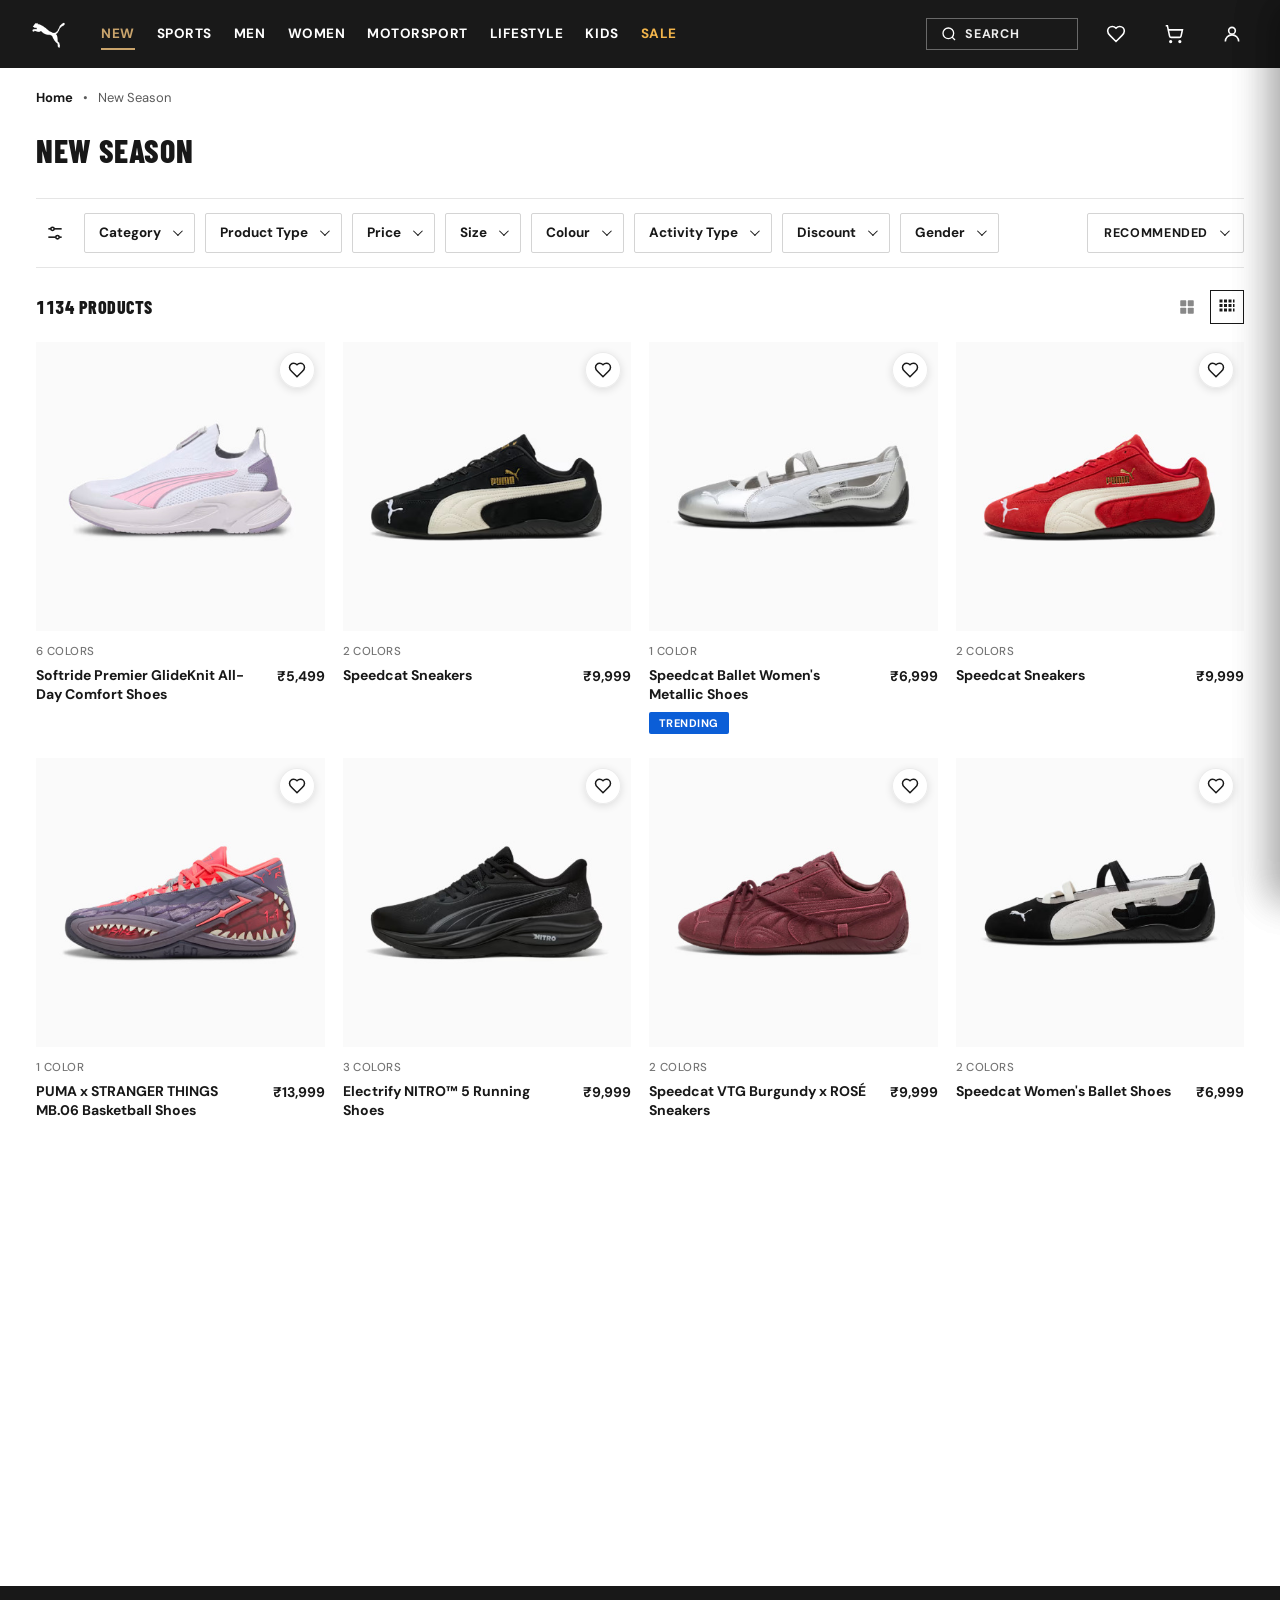
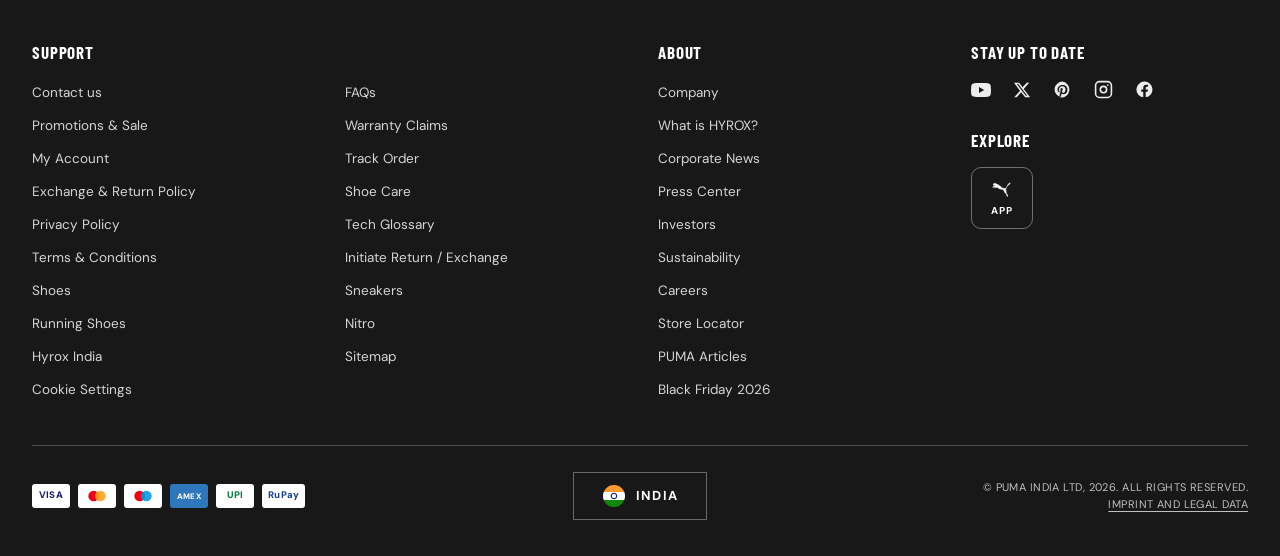
<file: new-season.html>
<!doctype html>
<html lang="en">
  <head>
    <meta charset="UTF-8" />
    <meta name="viewport" content="width=device-width, initial-scale=1.0" />
    <title>New Season — PUMA India Storefront Clone</title>
    <meta
      name="description"
      content="PUMA India New Season arrivals featuring Softride Premier GlideKnit, Speedcat Sneakers, and Speedcat Ballet Metallic Shoes with interactive pure-CSS filtering."
    />
    <link rel="preconnect" href="https://fonts.googleapis.com" />
    <link rel="preconnect" href="https://fonts.gstatic.com" crossorigin />
    <link
      href="https://fonts.googleapis.com/css2?family=Barlow+Condensed:wght@600;700;800&family=DM+Sans:wght@400;500;600;700&display=swap"
      rel="stylesheet"
    />
    <link rel="stylesheet" href="puma.css" />
  </head>
  <body>
    <input type="checkbox" id="nav-drawer-toggle" class="sr-only" aria-hidden="true" />

    <!-- Responsive Navigation Header -->
    <header class="site-header">
      <div class="header-inner">
        <div class="header-left">
          <label for="nav-drawer-toggle" class="mobile-menu-trigger" aria-label="Open navigation menu">
            <svg width="24" height="24" viewBox="0 0 24 24" fill="none" stroke="currentColor" stroke-width="2">
              <line x1="3" y1="6" x2="21" y2="6" />
              <line x1="3" y1="12" x2="21" y2="12" />
              <line x1="3" y1="18" x2="21" y2="18" />
            </svg>
          </label>

          <a href="index.html" class="brand-logo" aria-label="PUMA Home">
            <img src="assets/aistudio/image_b6153493.png" alt="PUMA Logo" width="45" height="36" />
          </a>

          <nav class="primary-nav" aria-label="Main navigation">
            <div class="nav-item">
              <a href="new-season.html" class="nav-link nav-link--active" aria-current="page">NEW</a>
              <div class="mega-menu">
                <div class="mega-grid--new">
                  <ul class="mega-links">
                    <li><a href="new-season.html">Men's New Arrivals</a></li>
                    <li><a href="new-season.html">Women's New Arrivals</a></li>
                    <li><a href="new-season.html">Kid's New Arrivals</a></li>
                    <li><a href="new-season.html">NITRO ⚡</a></li>
                  </ul>
                  <ul class="mega-links">
                    <li><a href="new-season.html">SPEEDCAT</a></li>
                    <li><a href="new-season.html">PALERMO</a></li>
                    <li><a href="new-season.html">SUEDE</a></li>
                    <li><a href="new-season.html">PUMA PROJECT3</a></li>
                  </ul>
                  <ul class="mega-links">
                    <li><a href="new-season.html">PUMA x McLAREN RACING James Hunt Collection</a></li>
                    <li><a href="new-season.html">PUMA x STRANGER THINGS</a></li>
                  </ul>
                </div>
              </div>
            </div>

            <div class="nav-item">
              <a href="sports.html" class="nav-link">SPORTS</a>
              <div class="mega-menu">
                <div class="mega-scroll-wrap">
                  <div class="mega-grid--sports">
                    <div>
                      <div class="mega-heading">Running</div>
                      <ul class="mega-links">
                        <li><a href="sports.html">Shop All Running</a></li>
                        <li><a href="sports.html">NITRO™ ⚡</a></li>
                        <li><a href="sports.html">Carbon-Plated-Nitro</a></li>
                        <li><a href="sports.html">Road Running</a></li>
                        <li><a href="sports.html">Race Day</a></li>
                        <li><a href="sports.html">Trail Running</a></li>
                        <li><a href="sports.html">Track &amp; Field</a></li>
                        <li><a href="sports.html">Clothing</a></li>
                        <li><a href="sports.html">Accessories</a></li>
                        <li><a href="sports.html">Seasons Collection</a></li>
                        <li><a href="sports.html">Run Club</a></li>
                        <li><a href="sports.html">PUMA PROJECT3</a></li>
                      </ul>
                    </div>

                    <div>
                      <div class="mega-heading">Training</div>
                      <ul class="mega-links">
                        <li><a href="sports.html">Training Store</a></li>
                        <li><a href="sports.html">Gym Wear</a></li>
                        <li><a href="sports.html">PUMA x HYROX</a></li>
                        <li><a href="sports.html">Shoes</a></li>
                        <li><a href="sports.html">Gym Bags &amp; Accessories</a></li>
                        <li><a href="sports.html">Yoga</a></li>
                      </ul>
                    </div>

                    <div>
                      <div class="mega-heading">Football</div>
                      <ul class="mega-links">
                        <li><a href="sports.html">Football Store</a></li>
                        <li><a href="sports.html">Bengaluru FC</a></li>
                        <li><a href="sports.html">Manchester City FC</a></li>
                        <li><a href="sports.html">Portugal</a></li>
                        <li><a href="sports.html">AC Milan</a></li>
                        <li><a href="sports.html">BVB</a></li>
                        <li><a href="sports.html">Mumbai City FC</a></li>
                        <li><a href="sports.html">Firm/Artificial Ground Boots</a></li>
                        <li><a href="sports.html">Turf Trainers</a></li>
                        <li><a href="sports.html">Indoor Shoes</a></li>
                        <li><a href="sports.html">Clothing</a></li>
                        <li><a href="sports.html">Footballs &amp; Accessories</a></li>
                        <li><a href="sports.html">National Team Kits</a></li>
                      </ul>
                    </div>

                    <div>
                      <div class="mega-heading">Cricket</div>
                      <ul class="mega-links">
                        <li><a href="sports.html">PUMA x RCB</a></li>
                        <li><a href="sports.html">PUMA x DELHI CAPITALS</a></li>
                        <li><a href="sports.html">Cricket Shoes - Rubber</a></li>
                        <li><a href="sports.html">Cricket Shoes - Spike</a></li>
                        <li><a href="sports.html">Clothing</a></li>
                        <li><a href="sports.html">Cricket Gear &amp; Accessories</a></li>
                        <li><a href="sports.html">Cricket Store</a></li>
                      </ul>
                    </div>

                    <div>
                      <div class="mega-heading">Basketball</div>
                      <ul class="mega-links">
                        <li><a href="sports.html">Shoes</a></li>
                        <li><a href="sports.html">Clothing</a></li>
                      </ul>
                    </div>

                    <div>
                      <div class="mega-heading">Badminton</div>
                      <ul class="mega-links">
                        <li><a href="sports.html">Non-marking Shoes</a></li>
                        <li><a href="sports.html">Badminton Store</a></li>
                      </ul>
                    </div>

                    <div>
                      <div class="mega-heading">Running Guides</div>
                      <ul class="mega-links">
                        <li><a href="sports.html">Select Your First Running Shoes</a></li>
                        <li><a href="sports.html">Beginner's Guide to Running</a></li>
                        <li><a href="sports.html">10K Running Guide &amp; Training Plan</a></li>
                        <li><a href="sports.html">Marathon Running Shoes Guide</a></li>
                        <li><a href="sports.html">Carbon Plate Running Shoes Guide</a></li>
                        <li><a href="sports.html">Flat Feet Running Shoes Guide</a></li>
                        <li><a href="sports.html">Wide Feet Running Shoes Guide</a></li>
                      </ul>
                    </div>
                  </div>
                </div>
              </div>
            </div>
            <!-- MEN -->
            <div class="nav-item">
              <a href="men.html" class="nav-link">MEN</a>
              <div class="mega-menu">
                <div class="mega-grid--5">
                  <div>
                    <div class="mega-heading">Shoes</div>
                    <ul class="mega-links">
                      <li><a href="new-season.html">All Men's Shoes</a></li>
                      <li><a href="sports.html">Running Shoes</a></li>
                      <li><a href="new-season.html">NITRO™ Running ⚡</a></li>
                      <li><a href="new-season.html">Sneakers &amp; Classics</a></li>
                      <li><a href="new-season.html">Palermo</a></li>
                      <li><a href="new-season.html">Speedcat OG</a></li>
                      <li><a href="new-season.html">Suede</a></li>
                      <li><a href="sports.html">Training &amp; Gym Shoes</a></li>
                      <li><a href="sports.html">Football Boots</a></li>
                      <li><a href="sports.html">Cricket Shoes</a></li>
                      <li><a href="sports.html">Badminton &amp; Tennis</a></li>
                      <li><a href="new-season.html">Slides &amp; Sandals</a></li>
                    </ul>
                  </div>

                  <div>
                    <div class="mega-heading">Clothing</div>
                    <ul class="mega-links">
                      <li><a href="new-season.html">All Men's Clothing</a></li>
                      <li><a href="new-season.html">T-Shirts &amp; Polos</a></li>
                      <li><a href="new-season.html">Shorts</a></li>
                      <li><a href="new-season.html">Track Pants &amp; Joggers</a></li>
                      <li><a href="new-season.html">Sweatshirts &amp; Hoodies</a></li>
                      <li><a href="new-season.html">Jackets &amp; Windbreakers</a></li>
                      <li><a href="sports.html">Football Jerseys</a></li>
                      <li><a href="sports.html">Cricket Team Kits</a></li>
                      <li><a href="sports.html">Gym Wear &amp; Tanks</a></li>
                      <li><a href="new-season.html">Innerwear &amp; Loungewear</a></li>
                    </ul>
                  </div>

                  <div>
                    <div class="mega-heading">Sports</div>
                    <ul class="mega-links">
                      <li><a href="sports.html">Running Store</a></li>
                      <li><a href="sports.html">Training &amp; Gym</a></li>
                      <li><a href="sports.html">Football Store</a></li>
                      <li><a href="sports.html">Cricket Store</a></li>
                      <li><a href="sports.html">Basketball</a></li>
                      <li><a href="sports.html">Badminton</a></li>
                      <li><a href="sports.html">PUMA x HYROX</a></li>
                      <li><a href="motorsport.html">Motorsport Racing</a></li>
                    </ul>
                  </div>

                  <div>
                    <div class="mega-heading">Accessories</div>
                    <ul class="mega-links">
                      <li><a href="new-season.html">All Accessories</a></li>
                      <li><a href="new-season.html">Backpacks &amp; Bags</a></li>
                      <li><a href="new-season.html">Caps &amp; Beanies</a></li>
                      <li><a href="new-season.html">Socks (Multi-packs)</a></li>
                      <li><a href="new-season.html">Water Bottles &amp; Shakers</a></li>
                      <li><a href="new-season.html">Wallets &amp; Belts</a></li>
                      <li><a href="sports.html">Gym Gloves &amp; Gear</a></li>
                    </ul>
                  </div>

                  <div>
                    <div class="mega-heading">Featured</div>
                    <ul class="mega-links">
                      <li><a href="new-season.html">Men's New Arrivals</a></li>
                      <li><a href="new-season.html">Bestsellers</a></li>
                      <li><a href="new-season.html">Speedcat Collection</a></li>
                      <li><a href="new-season.html">PUMA x STRANGER THINGS</a></li>
                      <li><a href="new-season.html">PUMA x McLAREN RACING</a></li>
                      <li><a href="sports.html">PUMA x RCB Official</a></li>
                      <li><a href="sports.html">Manchester City FC Kits</a></li>
                      <li><a href="motorsport.html">Scuderia Ferrari HP</a></li>
                    </ul>
                  </div>
                </div>
              </div>
            </div>

            <!-- WOMEN -->
            <div class="nav-item">
              <a href="women.html" class="nav-link">WOMEN</a>
              <div class="mega-menu">
                <div class="mega-grid--5">
                  <div>
                    <div class="mega-heading">Shoes</div>
                    <ul class="mega-links">
                      <li><a href="new-season.html">All Women's Shoes</a></li>
                      <li><a href="sports.html">Running Shoes</a></li>
                      <li><a href="new-season.html">NITRO™ Running ⚡</a></li>
                      <li><a href="new-season.html">Speedcat &amp; Ballet</a></li>
                      <li><a href="new-season.html">Palermo</a></li>
                      <li><a href="new-season.html">Suede Classics</a></li>
                      <li><a href="new-season.html">Platform &amp; Chunky Sneakers</a></li>
                      <li><a href="sports.html">Walking &amp; Gym Shoes</a></li>
                      <li><a href="new-season.html">Slides &amp; Flip-Flops</a></li>
                      <li><a href="sports.html">Badminton &amp; Court</a></li>
                    </ul>
                  </div>

                  <div>
                    <div class="mega-heading">Clothing</div>
                    <ul class="mega-links">
                      <li><a href="new-season.html">All Women's Clothing</a></li>
                      <li><a href="new-season.html">T-Shirts &amp; Tops</a></li>
                      <li><a href="new-season.html">Sports Bras</a></li>
                      <li><a href="new-season.html">Leggings &amp; Tights</a></li>
                      <li><a href="new-season.html">Shorts &amp; Skirts</a></li>
                      <li><a href="new-season.html">Sweatshirts &amp; Hoodies</a></li>
                      <li><a href="new-season.html">Jackets &amp; Outerwear</a></li>
                      <li><a href="new-season.html">Tracksuits &amp; Loungewear</a></li>
                      <li><a href="new-season.html">Dresses &amp; Jumpsuits</a></li>
                    </ul>
                  </div>

                  <div>
                    <div class="mega-heading">Sports</div>
                    <ul class="mega-links">
                      <li><a href="sports.html">Running Store</a></li>
                      <li><a href="sports.html">Training &amp; Gym</a></li>
                      <li><a href="sports.html">Yoga &amp; Studio</a></li>
                      <li><a href="sports.html">Badminton</a></li>
                      <li><a href="sports.html">Walking &amp; Everyday</a></li>
                      <li><a href="sports.html">PUMA x HYROX</a></li>
                    </ul>
                  </div>

                  <div>
                    <div class="mega-heading">Accessories</div>
                    <ul class="mega-links">
                      <li><a href="new-season.html">All Women's Accessories</a></li>
                      <li><a href="new-season.html">Tote Bags &amp; Shoppers</a></li>
                      <li><a href="new-season.html">Backpacks &amp; Waist Bags</a></li>
                      <li><a href="new-season.html">Caps &amp; Headbands</a></li>
                      <li><a href="new-season.html">Socks &amp; Training Gloves</a></li>
                      <li><a href="sports.html">Yoga Mats &amp; Bottles</a></li>
                    </ul>
                  </div>

                  <div>
                    <div class="mega-heading">Featured</div>
                    <ul class="mega-links">
                      <li><a href="new-season.html">Women's New Arrivals</a></li>
                      <li><a href="new-season.html">Speedcat VTG x ROSÉ</a></li>
                      <li><a href="new-season.html">Palermo Pastel Pack</a></li>
                      <li><a href="new-season.html">Softride Comfort Series</a></li>
                      <li><a href="new-season.html">Studio Luxe Collection</a></li>
                      <li><a href="new-season.html">PUMA SELECT Women</a></li>
                    </ul>
                  </div>
                </div>
              </div>
            </div>

            <!-- MOTORSPORT -->
            <div class="nav-item">
              <a href="motorsport.html" class="nav-link">MOTORSPORT</a>
              <div class="mega-menu">
                <div class="mega-grid">
                  <div>
                    <div class="mega-heading">Teams &amp; Brands</div>
                    <ul class="mega-links">
                      <li><a href="motorsport.html">Scuderia Ferrari HP</a></li>
                      <li><a href="new-season.html">Mercedes-AMG PETRONAS F1</a></li>
                      <li><a href="new-season.html">BMW M Motorsport</a></li>
                      <li><a href="new-season.html">Porsche Legacy</a></li>
                      <li><a href="new-season.html">McLaren Racing</a></li>
                      <li><a href="new-season.html">Williams Racing</a></li>
                    </ul>
                  </div>

                  <div>
                    <div class="mega-heading">Footwear</div>
                    <ul class="mega-links">
                      <li><a href="new-season.html">Speedcat OG</a></li>
                      <li><a href="new-season.html">Speedcat Mid &amp; Low</a></li>
                      <li><a href="new-season.html">Neo Cat &amp; Drift Cat</a></li>
                      <li><a href="new-season.html">Future Cat Classics</a></li>
                      <li><a href="new-season.html">Kart Cat Track Shoes</a></li>
                      <li><a href="motorsport.html">Ferrari Official Footwear</a></li>
                      <li><a href="new-season.html">BMW M Motorsport Shoes</a></li>
                    </ul>
                  </div>

                  <div>
                    <div class="mega-heading">Apparel</div>
                    <ul class="mega-links">
                      <li><a href="new-season.html">F1 Team Replica Polos</a></li>
                      <li><a href="new-season.html">Graphic Tees &amp; Pit Shirts</a></li>
                      <li><a href="new-season.html">Track Jackets &amp; Sweaters</a></li>
                      <li><a href="new-season.html">Hoodies &amp; Zip-Ups</a></li>
                      <li><a href="new-season.html">Race Day Pants &amp; Shorts</a></li>
                      <li><a href="new-season.html">Team Caps &amp; Headwear</a></li>
                    </ul>
                  </div>

                  <div>
                    <div class="mega-heading">Exclusive Drops</div>
                    <ul class="mega-links">
                      <li><a href="new-season.html">James Hunt x McLaren Racing</a></li>
                      <li><a href="motorsport.html">Scuderia Ferrari Miami Special</a></li>
                      <li><a href="new-season.html">50 Years of BMW M</a></li>
                      <li><a href="new-season.html">Porsche 911 Turbo 50Y</a></li>
                      <li><a href="new-season.html">Motorsport Bags &amp; Backpacks</a></li>
                    </ul>
                  </div>
                </div>
              </div>
            </div>

            <!-- LIFESTYLE -->
            <div class="nav-item">
              <a href="lifestyle.html" class="nav-link">LIFESTYLE</a>
              <div class="mega-menu">
                <div class="mega-grid">
                  <div>
                    <div class="mega-heading">Iconic Silhouettes</div>
                    <ul class="mega-links">
                      <li><a href="new-season.html">Palermo</a></li>
                      <li><a href="new-season.html">Suede Classic</a></li>
                      <li><a href="new-season.html">Speedcat</a></li>
                      <li><a href="new-season.html">Slipstream</a></li>
                      <li><a href="new-season.html">CA Pro</a></li>
                      <li><a href="new-season.html">Clyde</a></li>
                      <li><a href="new-season.html">Easy Rider</a></li>
                      <li><a href="new-season.html">Blktop Rider</a></li>
                    </ul>
                  </div>

                  <div>
                    <div class="mega-heading">Footwear Styles</div>
                    <ul class="mega-links">
                      <li><a href="new-season.html">Retro Court Sneakers</a></li>
                      <li><a href="new-season.html">Platform &amp; Chunky Shoes</a></li>
                      <li><a href="new-season.html">Low Profile Terrace Shoes</a></li>
                      <li><a href="new-season.html">Suede &amp; Gum Sole</a></li>
                      <li><a href="new-season.html">Slip-Ons &amp; Slides</a></li>
                      <li><a href="new-season.html">Archive Reissues</a></li>
                    </ul>
                  </div>

                  <div>
                    <div class="mega-heading">Streetwear Apparel</div>
                    <ul class="mega-links">
                      <li><a href="new-season.html">Oversized Graphic Tees</a></li>
                      <li><a href="new-season.html">Cargo Pants &amp; Parachutes</a></li>
                      <li><a href="new-season.html">Archive Tracksuits &amp; T7</a></li>
                      <li><a href="new-season.html">Retro Sweatshirts &amp; Hoodies</a></li>
                      <li><a href="new-season.html">Varsity &amp; Bomber Jackets</a></li>
                      <li><a href="new-season.html">Street Caps &amp; Buckets</a></li>
                    </ul>
                  </div>

                  <div>
                    <div class="mega-heading">Collaborations</div>
                    <ul class="mega-links">
                      <li><a href="new-season.html">PUMA x STRANGER THINGS</a></li>
                      <li><a href="new-season.html">PUMA x ROSÉ</a></li>
                      <li><a href="new-season.html">PUMA SELECT</a></li>
                      <li><a href="new-season.html">PUMA PROJECT3</a></li>
                      <li><a href="new-season.html">PUMA x PALM TREE CREW</a></li>
                      <li><a href="new-season.html">PUMA x PLEASURES</a></li>
                    </ul>
                  </div>
                </div>
              </div>
            </div>

            <!-- KIDS -->
            <div class="nav-item">
              <a href="kids.html" class="nav-link">KIDS</a>
              <div class="mega-menu">
                <div class="mega-grid">
                  <div>
                    <div class="mega-heading">Boys (4-16 Y)</div>
                    <ul class="mega-links">
                      <li><a href="new-season.html">All Boys' Shoes</a></li>
                      <li><a href="new-season.html">Sneakers &amp; Classics</a></li>
                      <li><a href="sports.html">Running Shoes</a></li>
                      <li><a href="sports.html">Football Boots</a></li>
                      <li><a href="new-season.html">T-Shirts &amp; Polos</a></li>
                      <li><a href="new-season.html">Shorts &amp; Track Pants</a></li>
                      <li><a href="new-season.html">Hoodies &amp; Jackets</a></li>
                    </ul>
                  </div>

                  <div>
                    <div class="mega-heading">Girls (4-16 Y)</div>
                    <ul class="mega-links">
                      <li><a href="new-season.html">All Girls' Shoes</a></li>
                      <li><a href="new-season.html">Sneakers &amp; Lifestyle</a></li>
                      <li><a href="sports.html">Running Shoes</a></li>
                      <li><a href="new-season.html">Sandals &amp; Slides</a></li>
                      <li><a href="new-season.html">Tops &amp; T-Shirts</a></li>
                      <li><a href="new-season.html">Tights &amp; Shorts</a></li>
                      <li><a href="new-season.html">Tracksuits &amp; Sets</a></li>
                    </ul>
                  </div>

                  <div>
                    <div class="mega-heading">Infants (0-4 Y)</div>
                    <ul class="mega-links">
                      <li><a href="new-season.html">Infant Hook &amp; Loop Shoes</a></li>
                      <li><a href="new-season.html">First Walkers &amp; Crib</a></li>
                      <li><a href="new-season.html">Baby Clothing Sets</a></li>
                      <li><a href="new-season.html">Mini Suede &amp; Palermo</a></li>
                      <li><a href="new-season.html">Kids Softride</a></li>
                    </ul>
                  </div>

                  <div>
                    <div class="mega-heading">Popular</div>
                    <ul class="mega-links">
                      <li><a href="new-season.html">Back to School</a></li>
                      <li><a href="new-season.html">Softride Kids Comfort</a></li>
                      <li><a href="new-season.html">Character Collabs</a></li>
                      <li><a href="sports.html">Manchester City Kids Kits</a></li>
                      <li><a href="motorsport.html">Scuderia Ferrari Kids</a></li>
                      <li><a href="index.html#trending-now">Kids Sale (Up to 50% Off)</a></li>
                    </ul>
                  </div>
                </div>
              </div>
            </div>

            <!-- SALE -->
            <div class="nav-item">
              <a href="sale.html" class="nav-link nav-link--sale">SALE</a>
              <div class="mega-menu">
                <div class="mega-grid">
                  <div>
                    <div class="mega-heading">Shop By Department</div>
                    <ul class="mega-links">
                      <li><a href="new-season.html">Men's Sale <span class="mega-badge-sale">UP TO 50%</span></a></li>
                      <li><a href="new-season.html">Women's Sale <span class="mega-badge-sale">UP TO 50%</span></a></li>
                      <li><a href="new-season.html">Kids' Sale <span class="mega-badge-sale">UP TO 60%</span></a></li>
                      <li><a href="new-season.html">Footwear Clearance</a></li>
                      <li><a href="new-season.html">Clothing Sale</a></li>
                      <li><a href="new-season.html">Accessories Under ₹999</a></li>
                      <li><a href="index.html#trending-now">Deals of the Week</a></li>
                    </ul>
                  </div>

                  <div>
                    <div class="mega-heading">Shop By Discount</div>
                    <ul class="mega-links">
                      <li><a href="new-season.html">Flat 30% Off</a></li>
                      <li><a href="new-season.html">Flat 40% Off</a></li>
                      <li><a href="new-season.html">Flat 50% Off &amp; Above</a></li>
                      <li><a href="new-season.html">Extra 5% Off on Prepaid</a></li>
                      <li><a href="new-season.html">Buy 2 Get Extra 10%</a></li>
                      <li><a href="index.html#trending-now">Outlet Specials</a></li>
                    </ul>
                  </div>

                  <div>
                    <div class="mega-heading">Shop By Price</div>
                    <ul class="mega-links">
                      <li><a href="new-season.html">Under ₹1,499</a></li>
                      <li><a href="new-season.html">Under ₹1,999 (Free Delivery)</a></li>
                      <li><a href="new-season.html">₹1,999 - ₹3,499</a></li>
                      <li><a href="new-season.html">₹3,499 - ₹5,999</a></li>
                      <li><a href="new-season.html">Premium Footwear Under ₹6,999</a></li>
                    </ul>
                  </div>

                  <div>
                    <div class="mega-heading">Trending Deals</div>
                    <ul class="mega-links">
                      <li><a href="new-season.html">Speedcat &amp; Terrace Deals</a></li>
                      <li><a href="sports.html">Running NITRO™ On Sale</a></li>
                      <li><a href="motorsport.html">Motorsport Clearance</a></li>
                      <li><a href="new-season.html">Winterwear Clearance</a></li>
                      <li><a href="index.html#trending-now">Court Shatter Low (From ₹4,999)</a></li>
                      <li><a href="index.html#trending-now">PROFOAM Galactic (From ₹4,499)</a></li>
                    </ul>
                  </div>
                </div>
              </div>
            </div>
          </nav>
        </div>

        <div class="header-right">
          <form action="#ns-grid" class="search-box" role="search">
            <svg width="16" height="16" viewBox="0 0 24 24" fill="none" stroke="currentColor" stroke-width="2" aria-hidden="true">
              <circle cx="11" cy="11" r="8" />
              <path d="m21 21-4.3-4.3" />
            </svg>
            <label for="ns-search" class="sr-only">Search PUMA products</label>
            <input id="ns-search" type="search" class="search-input" placeholder="SEARCH" />
          </form>

          <button type="button" class="icon-btn" id="wishlistButton" aria-label="Wishlist">
            <svg width="20" height="20" viewBox="0 0 24 24" fill="none" stroke="currentColor" stroke-width="1.9">
              <path d="M19 14c1.49-1.46 3-3.21 3-5.5A5.5 5.5 0 0 0 16.5 3c-1.76 0-3 .5-4.5 2-1.5-1.5-2.74-2-4.5-2A5.5 5.5 0 0 0 2 8.5c0 2.3 1.5 4.05 3 5.5l7 7Z" />
            </svg>
            <span class="badge-count" id="wishlistCount" data-empty="true">0</span>
          </button>

          <button type="button" class="icon-btn" id="cartButton" aria-label="Shopping Cart">
            <svg width="20" height="20" viewBox="0 0 24 24" fill="none" stroke="currentColor" stroke-width="1.9">
              <circle cx="8" cy="21" r="1" />
              <circle cx="19" cy="21" r="1" />
              <path d="M2.05 2.05h2l2.66 12.42a2 2 0 0 0 2 1.58h9.78a2 2 0 0 0 1.95-1.57l1.65-7.43H5.12" />
            </svg>
            <span class="badge-count" id="cartCount" data-empty="true">0</span>
          </button>

          <button type="button" class="icon-btn" id="accountButton" aria-label="My Account">
            <svg width="20" height="20" viewBox="0 0 24 24" fill="none" stroke="currentColor" stroke-width="1.9">
              <circle cx="12" cy="8" r="4" />
              <path d="M20 21a8 8 0 0 0-16 0" />
            </svg>
            <span class="account-dot" id="accountDot" aria-hidden="true"></span>
          </button>
        </div>
      </div>
    </header>

    <!-- Mobile Navigation Drawer -->
    <div class="mobile-nav-drawer" aria-label="Mobile Navigation">
      <label for="nav-drawer-toggle" class="mobile-nav-backdrop" aria-label="Close navigation menu"></label>
      <div class="mobile-nav-panel">
        <div class="mobile-drawer-head">
          <span class="footer-col-title" style="margin: 0">PUMA MENU</span>
          <label for="nav-drawer-toggle" class="mobile-drawer-close" aria-label="Close menu">
            <svg width="24" height="24" viewBox="0 0 24 24" fill="none" stroke="currentColor" stroke-width="2">
              <path d="M18 6 6 18" />
              <path d="m6 6 12 12" />
            </svg>
          </label>
        </div>
        <nav class="mobile-drawer-links">
          <a href="index.html">HOME <span>&rsaquo;</span></a>
          <a href="new-season.html">NEW SEASON <span>&rsaquo;</span></a>
          <a href="sports.html">SPORTS <span>&rsaquo;</span></a>
          <a href="men.html">MEN <span>&rsaquo;</span></a>
          <a href="women.html">WOMEN <span>&rsaquo;</span></a>
          <a href="lifestyle.html">LIFESTYLE <span>&rsaquo;</span></a>
          <a href="sale.html" style="color: #f3b54b; font-weight: 800;">SALE <span>&rsaquo;</span></a>
        </nav>
      </div>
    </div>

    <!-- ===================================================================
         NEW SEASON PAGE CONTENT
         =================================================================== -->
    <main class="ns-page">
      <nav class="ns-breadcrumb" aria-label="Breadcrumb">
        <a href="index.html">Home</a>
        <span aria-hidden="true">&bull;</span>
        <span>New Season</span>
      </nav>

      <h1 class="ns-title">NEW SEASON</h1>

      <!-- Pure-CSS Interactive Controls -->
      <input type="checkbox" id="ns-sidebar-toggle" class="sr-only" aria-hidden="true" />

      <input type="radio" name="ns-grid-mode" id="ns-grid-2" class="sr-only" />
      <input type="radio" name="ns-grid-mode" id="ns-grid-4" class="sr-only" checked />

      <input type="radio" name="ns-cat" id="ns-cat-all" class="sr-only" checked />
      <input type="radio" name="ns-cat" id="ns-cat-lifestyle" class="sr-only" />
      <input type="radio" name="ns-cat" id="ns-cat-running" class="sr-only" />
      <input type="radio" name="ns-cat" id="ns-cat-motorsport" class="sr-only" />

      <input type="radio" name="ns-gen" id="ns-gen-all" class="sr-only" checked />
      <input type="radio" name="ns-gen" id="ns-gen-men" class="sr-only" />
      <input type="radio" name="ns-gen" id="ns-gen-women" class="sr-only" />

      <input type="radio" name="ns-price" id="ns-price-all" class="sr-only" checked />
      <input type="radio" name="ns-price" id="ns-price-under6k" class="sr-only" />
      <input type="radio" name="ns-price" id="ns-price-6k10k" class="sr-only" />
      <input type="radio" name="ns-price" id="ns-price-over10k" class="sr-only" />

      <input type="radio" name="ns-col" id="ns-col-all" class="sr-only" checked />
      <input type="radio" name="ns-col" id="ns-col-black" class="sr-only" />
      <input type="radio" name="ns-col" id="ns-col-white" class="sr-only" />
      <input type="radio" name="ns-col" id="ns-col-red" class="sr-only" />

      <!-- Filter Toolbar Row -->
      <div class="ns-toolbar">
        <div class="ns-filter-pills">
          <label for="ns-sidebar-toggle" class="ns-sliders-btn" title="Toggle Filter Sidebar" aria-label="Toggle Filter Sidebar">
            <svg width="20" height="20" viewBox="0 0 24 24" fill="none" stroke="currentColor" stroke-width="1.9">
              <line x1="4" y1="7" x2="20" y2="7" />
              <circle cx="9" cy="7" r="2" fill="#ffffff" />
              <line x1="4" y1="17" x2="20" y2="17" />
              <circle cx="15" cy="17" r="2" fill="#ffffff" />
            </svg>
          </label>

          <details class="ns-dropdown">
            <summary>Category</summary>
            <div class="ns-dropdown-panel">
              <label for="ns-cat-all" class="filter-option-label">All Categories</label>
              <label for="ns-cat-lifestyle" class="filter-option-label">Lifestyle Sneakers</label>
              <label for="ns-cat-running" class="filter-option-label">Running</label>
              <label for="ns-cat-motorsport" class="filter-option-label">Motorsport / Speedcat</label>
            </div>
          </details>

          <details class="ns-dropdown">
            <summary>Product Type</summary>
            <div class="ns-dropdown-panel">
              <label for="ns-cat-all" class="filter-option-label">All Footwear</label>
              <label for="ns-cat-lifestyle" class="filter-option-label">Low-Top Sneakers</label>
              <label for="ns-cat-running" class="filter-option-label">Performance Trainers</label>
            </div>
          </details>

          <details class="ns-dropdown">
            <summary>Price</summary>
            <div class="ns-dropdown-panel">
              <label for="ns-price-all" class="filter-option-label">All Prices</label>
              <label for="ns-price-under6k" class="filter-option-label">Under ₹6,000</label>
              <label for="ns-price-6k10k" class="filter-option-label">₹6,000 – ₹10,000</label>
              <label for="ns-price-over10k" class="filter-option-label">Above ₹10,000</label>
            </div>
          </details>

          <details class="ns-dropdown">
            <summary>Size</summary>
            <div class="ns-dropdown-panel">
              <label for="ns-cat-all" class="filter-option-label">UK 6 / UK 7 / UK 8</label>
              <label for="ns-cat-all" class="filter-option-label">UK 9 / UK 10 / UK 11</label>
            </div>
          </details>

          <details class="ns-dropdown">
            <summary>Colour</summary>
            <div class="ns-dropdown-panel">
              <label for="ns-col-all" class="filter-option-label">All Colours</label>
              <label for="ns-col-white" class="filter-option-label">White &amp; Metallic</label>
              <label for="ns-col-black" class="filter-option-label">Black</label>
              <label for="ns-col-red" class="filter-option-label">Red &amp; Burgundy</label>
            </div>
          </details>

          <details class="ns-dropdown">
            <summary>Activity Type</summary>
            <div class="ns-dropdown-panel">
              <label for="ns-cat-all" class="filter-option-label">All Activities</label>
              <label for="ns-cat-running" class="filter-option-label">Road Running</label>
              <label for="ns-cat-lifestyle" class="filter-option-label">Everyday Casual</label>
            </div>
          </details>

          <details class="ns-dropdown">
            <summary>Discount</summary>
            <div class="ns-dropdown-panel">
              <label for="ns-cat-all" class="filter-option-label">New Season Full Price</label>
              <label for="ns-price-under6k" class="filter-option-label">Value Picks Under ₹6,000</label>
            </div>
          </details>

          <details class="ns-dropdown">
            <summary>Gender</summary>
            <div class="ns-dropdown-panel">
              <label for="ns-gen-all" class="filter-option-label">All Genders</label>
              <label for="ns-gen-men" class="filter-option-label">Men</label>
              <label for="ns-gen-women" class="filter-option-label">Women</label>
            </div>
          </details>
        </div>

        <details class="ns-dropdown ns-dropdown--right">
          <summary class="ns-sort-summary">RECOMMENDED</summary>
          <div class="ns-dropdown-panel">
            <label for="ns-cat-all" class="filter-option-label">Recommended</label>
            <label for="ns-price-under6k" class="filter-option-label">Price: Low to High</label>
            <label for="ns-price-over10k" class="filter-option-label">Price: High to Low</label>
          </div>
        </details>
      </div>

      <!-- Product Count & Grid Density Switcher -->
      <div class="ns-meta-bar">
        <div class="ns-count">1134 PRODUCTS</div>
        <div class="ns-view-switch" role="group" aria-label="Grid layout switcher">
          <label for="ns-grid-2" class="ns-view-btn" title="2-column grid">
            <svg width="18" height="18" viewBox="0 0 24 24" fill="currentColor">
              <rect x="3" y="3" width="8" height="8" rx="1" />
              <rect x="13" y="3" width="8" height="8" rx="1" />
              <rect x="3" y="13" width="8" height="8" rx="1" />
              <rect x="13" y="13" width="8" height="8" rx="1" />
            </svg>
          </label>
          <label for="ns-grid-4" class="ns-view-btn" title="4-column grid">
            <svg width="18" height="18" viewBox="0 0 24 24" fill="currentColor">
              <rect x="2" y="2" width="4" height="4" />
              <rect x="8" y="2" width="4" height="4" />
              <rect x="14" y="2" width="4" height="4" />
              <rect x="20" y="2" width="2" height="4" />
              <rect x="2" y="8" width="4" height="4" />
              <rect x="8" y="8" width="4" height="4" />
              <rect x="14" y="8" width="4" height="4" />
              <rect x="20" y="8" width="2" height="4" />
              <rect x="2" y="14" width="4" height="4" />
              <rect x="8" y="14" width="4" height="4" />
              <rect x="14" y="14" width="4" height="4" />
              <rect x="20" y="14" width="2" height="4" />
            </svg>
          </label>
        </div>
      </div>

      <!-- Collapsible Left Product Filter Sidebar + Grid -->
      <div class="ns-catalog-wrap">
        <aside class="ns-sidebar" aria-label="New Season Product Filter Sidebar">
          <div class="filter-sidebar-top">
            <span class="filter-sidebar-title">Filter Results</span>
            <label for="ns-sidebar-toggle" class="filter-close-mobile" style="display: inline-flex" aria-label="Close sidebar">
              <svg width="18" height="18" viewBox="0 0 24 24" fill="none" stroke="currentColor" stroke-width="2">
                <path d="M18 6 6 18" />
                <path d="m6 6 12 12" />
              </svg>
            </label>
          </div>

          <details class="filter-group" open>
            <summary>Category</summary>
            <div class="filter-options">
              <label for="ns-cat-all" class="filter-option-label">
                <span class="filter-option-left"><span class="filter-indicator"></span>All New Season</span>
                <span class="filter-count">8</span>
              </label>
              <label for="ns-cat-lifestyle" class="filter-option-label">
                <span class="filter-option-left"><span class="filter-indicator"></span>Lifestyle</span>
                <span class="filter-count">6</span>
              </label>
              <label for="ns-cat-running" class="filter-option-label">
                <span class="filter-option-left"><span class="filter-indicator"></span>Running</span>
                <span class="filter-count">3</span>
              </label>
              <label for="ns-cat-motorsport" class="filter-option-label">
                <span class="filter-option-left"><span class="filter-indicator"></span>Speedcat / Motorsport</span>
                <span class="filter-count">5</span>
              </label>
            </div>
          </details>

          <details class="filter-group" open>
            <summary>Gender</summary>
            <div class="filter-options">
              <label for="ns-gen-all" class="filter-option-label">
                <span class="filter-option-left"><span class="filter-indicator"></span>All</span>
                <span class="filter-count">8</span>
              </label>
              <label for="ns-gen-men" class="filter-option-label">
                <span class="filter-option-left"><span class="filter-indicator"></span>Men</span>
                <span class="filter-count">5</span>
              </label>
              <label for="ns-gen-women" class="filter-option-label">
                <span class="filter-option-left"><span class="filter-indicator"></span>Women</span>
                <span class="filter-count">7</span>
              </label>
            </div>
          </details>

          <details class="filter-group" open>
            <summary>Price</summary>
            <div class="filter-options">
              <label for="ns-price-all" class="filter-option-label">
                <span class="filter-option-left"><span class="filter-indicator"></span>All Prices</span>
                <span class="filter-count">8</span>
              </label>
              <label for="ns-price-under6k" class="filter-option-label">
                <span class="filter-option-left"><span class="filter-indicator"></span>Under ₹6,000</span>
                <span class="filter-count">1</span>
              </label>
              <label for="ns-price-6k10k" class="filter-option-label">
                <span class="filter-option-left"><span class="filter-indicator"></span>₹6,000 – ₹10,000</span>
                <span class="filter-count">6</span>
              </label>
              <label for="ns-price-over10k" class="filter-option-label">
                <span class="filter-option-left"><span class="filter-indicator"></span>Above ₹10,000</span>
                <span class="filter-count">1</span>
              </label>
            </div>
          </details>

          <details class="filter-group" open>
            <summary>Colour</summary>
            <div class="filter-options">
              <label for="ns-col-all" class="filter-option-label">
                <span class="filter-option-left"><span class="filter-indicator"></span>All Colours</span>
                <span class="filter-count">8</span>
              </label>
              <label for="ns-col-white" class="filter-option-label">
                <span class="filter-option-left"><span class="filter-indicator"></span>White &amp; Silver</span>
                <span class="filter-count">2</span>
              </label>
              <label for="ns-col-black" class="filter-option-label">
                <span class="filter-option-left"><span class="filter-indicator"></span>Black</span>
                <span class="filter-count">3</span>
              </label>
              <label for="ns-col-red" class="filter-option-label">
                <span class="filter-option-left"><span class="filter-indicator"></span>Red &amp; Burgundy</span>
                <span class="filter-count">3</span>
              </label>
            </div>
          </details>
        </aside>

        <!-- Product Grid -->
        <div id="ns-grid" class="ns-grid">
          <article class="ns-card" data-id="ns-softride" data-cat="running lifestyle" data-gender="women" data-price="under6k" data-color="white">
            <div class="shoe-card-media">
              <img src="assets/puma/ns_softride.jpg" alt="Softride Premier GlideKnit All-Day Comfort Shoes" />
            </div>
            <div class="ns-card-colors">6 COLORS</div>
            <div class="ns-card-row">
              <span class="ns-card-title">Softride Premier GlideKnit All-Day Comfort Shoes</span>
              <span class="ns-card-price">₹5,499</span>
            </div>
          </article>

          <article class="ns-card" data-id="ns-speedcat-black" data-cat="lifestyle motorsport" data-gender="men women" data-price="6k10k" data-color="black">
            <div class="shoe-card-media">
              <img src="assets/puma/ns_speedcat_black.jpg" alt="Speedcat Sneakers in Black and Cream" />
            </div>
            <div class="ns-card-colors">2 COLORS</div>
            <div class="ns-card-row">
              <span class="ns-card-title">Speedcat Sneakers</span>
              <span class="ns-card-price">₹9,999</span>
            </div>
          </article>

          <article class="ns-card" data-id="ns-speedcat-metallic" data-cat="lifestyle motorsport" data-gender="women" data-price="6k10k" data-color="white">
            <div class="shoe-card-media">
              <img src="assets/puma/ns_speedcat_metallic.jpg" alt="Speedcat Ballet Women's Metallic Shoes" />
            </div>
            <div class="ns-card-colors">1 COLOR</div>
            <div class="ns-card-row">
              <span class="ns-card-title">Speedcat Ballet Women's Metallic Shoes</span>
              <span class="ns-card-price">₹6,999</span>
            </div>
            <span class="ns-trending-badge">TRENDING</span>
          </article>

          <article class="ns-card" data-id="ns-speedcat-red" data-cat="lifestyle motorsport" data-gender="men women" data-price="6k10k" data-color="red">
            <div class="shoe-card-media">
              <img src="assets/puma/ns_speedcat_red.jpg" alt="Speedcat Sneakers in Red and Cream" />
            </div>
            <div class="ns-card-colors">2 COLORS</div>
            <div class="ns-card-row">
              <span class="ns-card-title">Speedcat Sneakers</span>
              <span class="ns-card-price">₹9,999</span>
            </div>
          </article>

          <article class="ns-card" data-id="fall-stranger-things" data-cat="lifestyle" data-gender="men" data-price="over10k" data-color="red">
            <div class="shoe-card-media">
              <img src="assets/puma/fall_stranger_things.jpg" alt="PUMA x STRANGER THINGS MB.06 Basketball Shoes" />
            </div>
            <div class="ns-card-colors">1 COLOR</div>
            <div class="ns-card-row">
              <span class="ns-card-title">PUMA x STRANGER THINGS MB.06 Basketball Shoes</span>
              <span class="ns-card-price">₹13,999</span>
            </div>
          </article>

          <article class="ns-card" data-id="fall-electrify-nitro" data-cat="running" data-gender="men women" data-price="6k10k" data-color="black">
            <div class="shoe-card-media">
              <img src="assets/puma/fall_electrify_nitro.jpg" alt="Electrify NITRO 5 Running Shoes" />
            </div>
            <div class="ns-card-colors">3 COLORS</div>
            <div class="ns-card-row">
              <span class="ns-card-title">Electrify NITRO™ 5 Running Shoes</span>
              <span class="ns-card-price">₹9,999</span>
            </div>
          </article>

          <article class="ns-card" data-id="fall-speedcat-burgundy" data-cat="lifestyle motorsport" data-gender="women" data-price="6k10k" data-color="red">
            <div class="shoe-card-media">
              <img src="assets/puma/fall_speedcat_burgundy.jpg" alt="Speedcat VTG Burgundy x ROSÉ Sneakers" />
            </div>
            <div class="ns-card-colors">2 COLORS</div>
            <div class="ns-card-row">
              <span class="ns-card-title">Speedcat VTG Burgundy x ROSÉ Sneakers</span>
              <span class="ns-card-price">₹9,999</span>
            </div>
          </article>

          <article class="ns-card" data-id="fall-speedcat-ballet" data-cat="lifestyle motorsport" data-gender="women" data-price="6k10k" data-color="black">
            <div class="shoe-card-media">
              <img src="assets/puma/fall_speedcat_ballet.jpg" alt="Speedcat Women's Ballet Shoes" />
            </div>
            <div class="ns-card-colors">2 COLORS</div>
            <div class="ns-card-row">
              <span class="ns-card-title">Speedcat Women's Ballet Shoes</span>
              <span class="ns-card-price">₹6,999</span>
            </div>
          </article>
        </div>
      </div>
    </main>

    <!-- Footer -->
    <footer id="footer-support" class="site-footer">
      <div class="footer-inner">
        <div class="footer-top-grid">
          <div>
            <h2 class="footer-col-title">SUPPORT</h2>
            <ul class="footer-links">
              <li><a href="index.html#footer-support">Contact us</a></li>
              <li><a href="sale.html">Promotions &amp; Sale</a></li>
              <li><a href="index.html#footer-support">My Account</a></li>
              <li><a href="index.html#footer-support">Exchange &amp; Return Policy</a></li>
              <li><a href="index.html#footer-support">Privacy Policy</a></li>
              <li><a href="index.html#footer-support">Terms &amp; Conditions</a></li>
              <li><a href="new-season.html">Shoes</a></li>
              <li><a href="sports.html">Running Shoes</a></li>
              <li><a href="sports.html">Hyrox India</a></li>
              <li><a href="index.html#footer-support">Cookie Settings</a></li>
            </ul>
          </div>

          <div>
            <h2 class="footer-col-title footer-col-title--spacer" aria-hidden="true">SUPPORT MORE</h2>
            <ul class="footer-links">
              <li><a href="index.html#footer-support">FAQs</a></li>
              <li><a href="index.html#footer-support">Warranty Claims</a></li>
              <li><a href="index.html#footer-support">Track Order</a></li>
              <li><a href="index.html#footer-support">Shoe Care</a></li>
              <li><a href="sports.html">Tech Glossary</a></li>
              <li><a href="index.html#footer-support">Initiate Return / Exchange</a></li>
              <li><a href="lifestyle.html">Sneakers</a></li>
              <li><a href="sports.html">Nitro</a></li>
              <li><a href="index.html">Sitemap</a></li>
            </ul>
          </div>

          <div>
            <h2 class="footer-col-title">ABOUT</h2>
            <ul class="footer-links">
              <li><a href="index.html#footer-support">Company</a></li>
              <li><a href="sports.html">What is HYROX?</a></li>
              <li><a href="index.html#footer-support">Corporate News</a></li>
              <li><a href="index.html#footer-support">Press Center</a></li>
              <li><a href="index.html#footer-support">Investors</a></li>
              <li><a href="index.html#footer-support">Sustainability</a></li>
              <li><a href="index.html#footer-support">Careers</a></li>
              <li><a href="index.html#footer-support">Store Locator</a></li>
              <li><a href="index.html#footer-support">PUMA Articles</a></li>
              <li><a href="index.html#trending-now">Black Friday 2026</a></li>
            </ul>
          </div>

          <div>
            <h2 class="footer-col-title">STAY UP TO DATE</h2>
            <div class="social-row">
              <a href="index.html#footer-support" class="social-link" aria-label="PUMA on YouTube">
                <svg width="20" height="20" viewBox="0 0 24 24" fill="currentColor">
                  <path d="M23.5 6.2a3 3 0 0 0-2.1-2.1C19.5 3.5 12 3.5 12 3.5s-7.5 0-9.4.6A3 3 0 0 0 .5 6.2 31.6 31.6 0 0 0 0 12a31.6 31.6 0 0 0 .5 5.8 3 3 0 0 0 2.1 2.1c1.9.6 9.4.6 9.4.6s7.5 0 9.4-.6a3 3 0 0 0 2.1-2.1A31.6 31.6 0 0 0 24 12a31.6 31.6 0 0 0-.5-5.8ZM9.6 15.6V8.4l6.3 3.6-6.3 3.6Z" />
                </svg>
              </a>
              <a href="index.html#footer-support" class="social-link" aria-label="PUMA on X">
                <svg width="18" height="18" viewBox="0 0 24 24" fill="currentColor">
                  <path d="M18.244 2.25h3.308l-7.227 8.26 8.502 11.24H16.17l-5.214-6.817L4.99 21.75H1.68l7.73-8.835L1.254 2.25H8.08l4.713 6.231zm-1.161 17.52h1.833L7.084 4.126H5.117z" />
                </svg>
              </a>
              <a href="index.html#footer-support" class="social-link" aria-label="PUMA on Pinterest">
                <svg width="19" height="19" viewBox="0 0 24 24" fill="currentColor">
                  <path d="M12 2a10 10 0 0 0-3.6 19.3c0-.8-.1-2 .1-2.9l1.1-4.6s-.3-.6-.3-1.4c0-1.3.8-2.3 1.7-2.3.8 0 1.2.6 1.2 1.3 0 .8-.5 2-.8 3.1-.2.9.5 1.7 1.4 1.7 1.7 0 3-1.8 3-4.3 0-2.3-1.6-3.9-4-3.9-2.7 0-4.3 2-4.3 4.2 0 .8.3 1.7.7 2.2.1.1.1.2.1.3l-.3 1.1c0 .2-.2.2-.3.1-1.2-.6-2-2.4-2-3.8 0-3.1 2.2-5.9 6.5-5.9 3.4 0 6.1 2.4 6.1 5.7 0 3.4-2.1 6.1-5.1 6.1-1 0-1.9-.5-2.3-1.1l-.6 2.4c-.2.9-.8 2-1.2 2.7A10 10 0 1 0 12 2Z" />
                </svg>
              </a>
              <a href="index.html#footer-support" class="social-link" aria-label="PUMA on Instagram">
                <svg width="19" height="19" viewBox="0 0 24 24" fill="none" stroke="currentColor" stroke-width="2">
                  <rect x="2" y="2" width="20" height="20" rx="5" />
                  <circle cx="12" cy="12" r="4" />
                  <circle cx="17.5" cy="6.5" r="1" fill="currentColor" stroke="none" />
                </svg>
              </a>
              <a href="index.html#footer-support" class="social-link" aria-label="PUMA on Facebook">
                <svg width="19" height="19" viewBox="0 0 24 24" fill="currentColor">
                  <path d="M12 2a10 10 0 0 0-1.6 19.9v-7H7.9V12h2.5V9.8c0-2.5 1.5-3.9 3.8-3.9 1.1 0 2.2.2 2.2.2v2.4h-1.3c-1.2 0-1.6.8-1.6 1.6V12h2.8l-.4 2.9h-2.4v7A10 10 0 0 0 12 2Z" />
                </svg>
              </a>
            </div>

            <h2 class="footer-col-title">EXPLORE</h2>
            <a href="index.html" class="explore-app-card" aria-label="PUMA App">
              <img src="assets/aistudio/image_b6153493.png" alt="PUMA" width="28" height="20" style="object-fit: contain; display: block;" />
              <span>APP</span>
            </a>
          </div>
        </div>

        <hr class="footer-divider" />

        <div class="footer-bottom">
          <div class="payment-badges" aria-label="Accepted payment methods">
            <span class="pay-chip" style="color: #1a1f71">VISA</span>
            <span class="pay-chip" style="gap: 0">
              <svg width="24" height="16" viewBox="0 0 36 22" aria-label="Mastercard">
                <circle cx="13" cy="11" r="8" fill="#eb001b" />
                <circle cx="23" cy="11" r="8" fill="#f79e1b" fill-opacity="0.88" />
              </svg>
            </span>
            <span class="pay-chip">
              <svg width="24" height="16" viewBox="0 0 36 22" aria-label="Maestro">
                <circle cx="13" cy="11" r="8" fill="#eb001b" />
                <circle cx="23" cy="11" r="8" fill="#0099df" fill-opacity="0.88" />
              </svg>
            </span>
            <span class="pay-chip" style="background: #2e77bc; color: #ffffff; font-size: 8px">AMEX</span>
            <span class="pay-chip" style="color: #097939">UPI</span>
            <span class="pay-chip" style="color: #1c3d8f">RuPay</span>
          </div>

          <a href="index.html#footer-support" class="region-selector">
            <svg width="24" height="24" viewBox="0 0 24 24" aria-hidden="true">
              <clipPath id="in-flag">
                <circle cx="12" cy="12" r="11" />
              </clipPath>
              <g clip-path="url(#in-flag)">
                <rect x="0" y="0" width="24" height="8" fill="#ff9933" />
                <rect x="0" y="8" width="24" height="8" fill="#ffffff" />
                <rect x="0" y="16" width="24" height="8" fill="#138808" />
                <circle cx="12" cy="12" r="2.8" fill="none" stroke="#000080" stroke-width="1" />
              </g>
            </svg>
            <span>INDIA</span>
          </a>

          <div class="footer-legal">
            <p>&copy; PUMA INDIA LTD, 2026. ALL RIGHTS RESERVED.</p>
            <p><a href="index.html#footer-support">IMPRINT AND LEGAL DATA</a></p>
          </div>
        </div>
      </div>
    </footer>

    <!-- Shared Backdrop -->
    <div class="drawer-backdrop" id="drawerBackdrop"></div>

    <!-- Shopping Bag Drawer -->
    <aside class="side-drawer" id="cartDrawer" aria-label="Shopping Cart" aria-hidden="true">
      <div class="side-drawer-head">
        <h2>Your Bag <span id="drawerCount">(0)</span></h2>
        <button class="side-drawer-close" type="button" data-close-drawer aria-label="Close cart">×</button>
      </div>
      <div class="side-drawer-body" id="cartBody"></div>
      <div class="side-drawer-foot" id="cartFooter" hidden></div>
    </aside>

    <!-- Wishlist Drawer -->
    <aside class="side-drawer" id="wishlistDrawer" aria-label="Wishlist" aria-hidden="true">
      <div class="side-drawer-head">
        <h2>Wishlist <span id="wishlistDrawerCount">(0)</span></h2>
        <button class="side-drawer-close" type="button" data-close-drawer aria-label="Close wishlist">×</button>
      </div>
      <div class="side-drawer-body" id="wishlistBody"></div>
    </aside>

    <!-- Product Quick-View Modal -->
    <div class="app-modal" id="productModal" role="dialog" aria-modal="true" aria-hidden="true">
      <div id="quickViewContent"></div>
    </div>

    <!-- Account Modal -->
    <div class="app-modal app-modal-compact" id="accountModal" role="dialog" aria-modal="true" aria-hidden="true">
      <div class="side-drawer-head">
        <h2>PUMA Account</h2>
        <button class="side-drawer-close" type="button" data-close-drawer aria-label="Close account modal">×</button>
      </div>
      <div style="padding: 24px;" id="accountBody"></div>
    </div>

    <!-- Toast Notification -->
    <div class="app-toast" id="toast" role="status" aria-live="polite"></div>

    <script src="app.js" defer></script>
  </body>
</html>
</file>
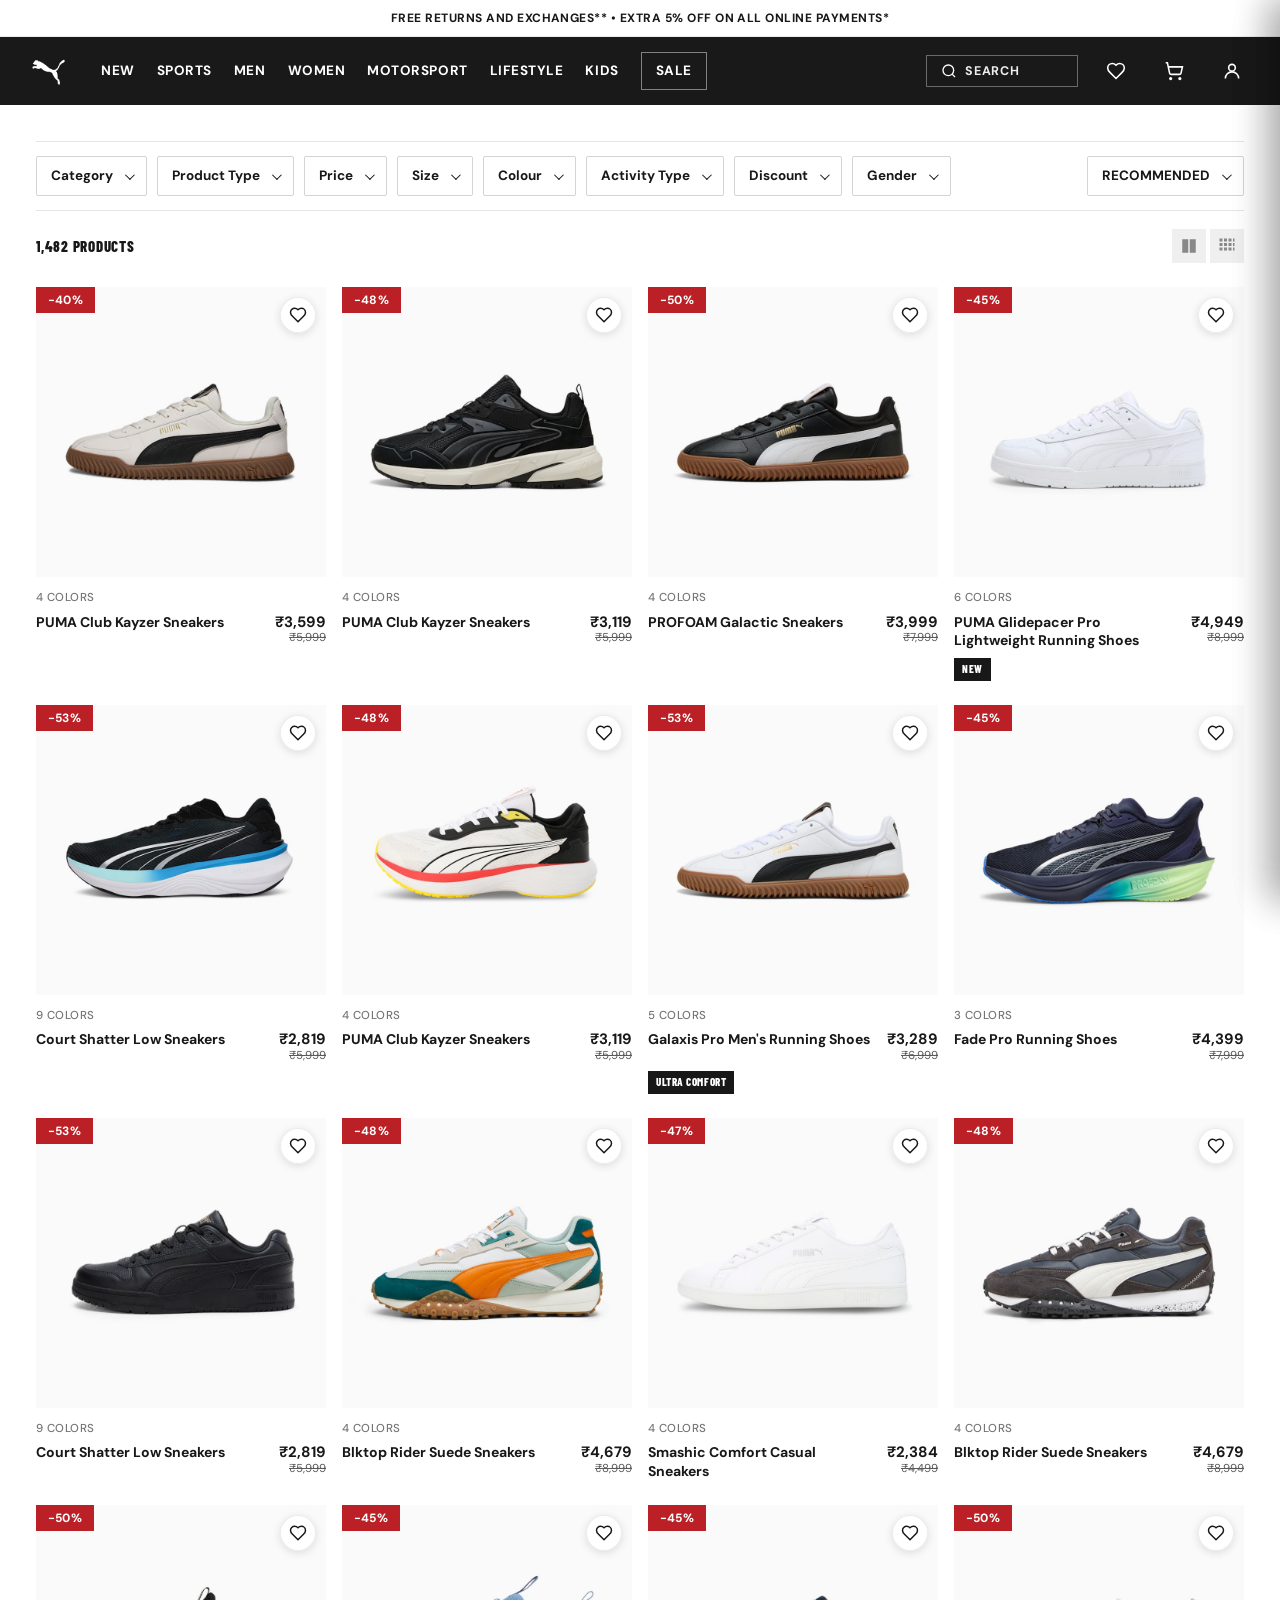
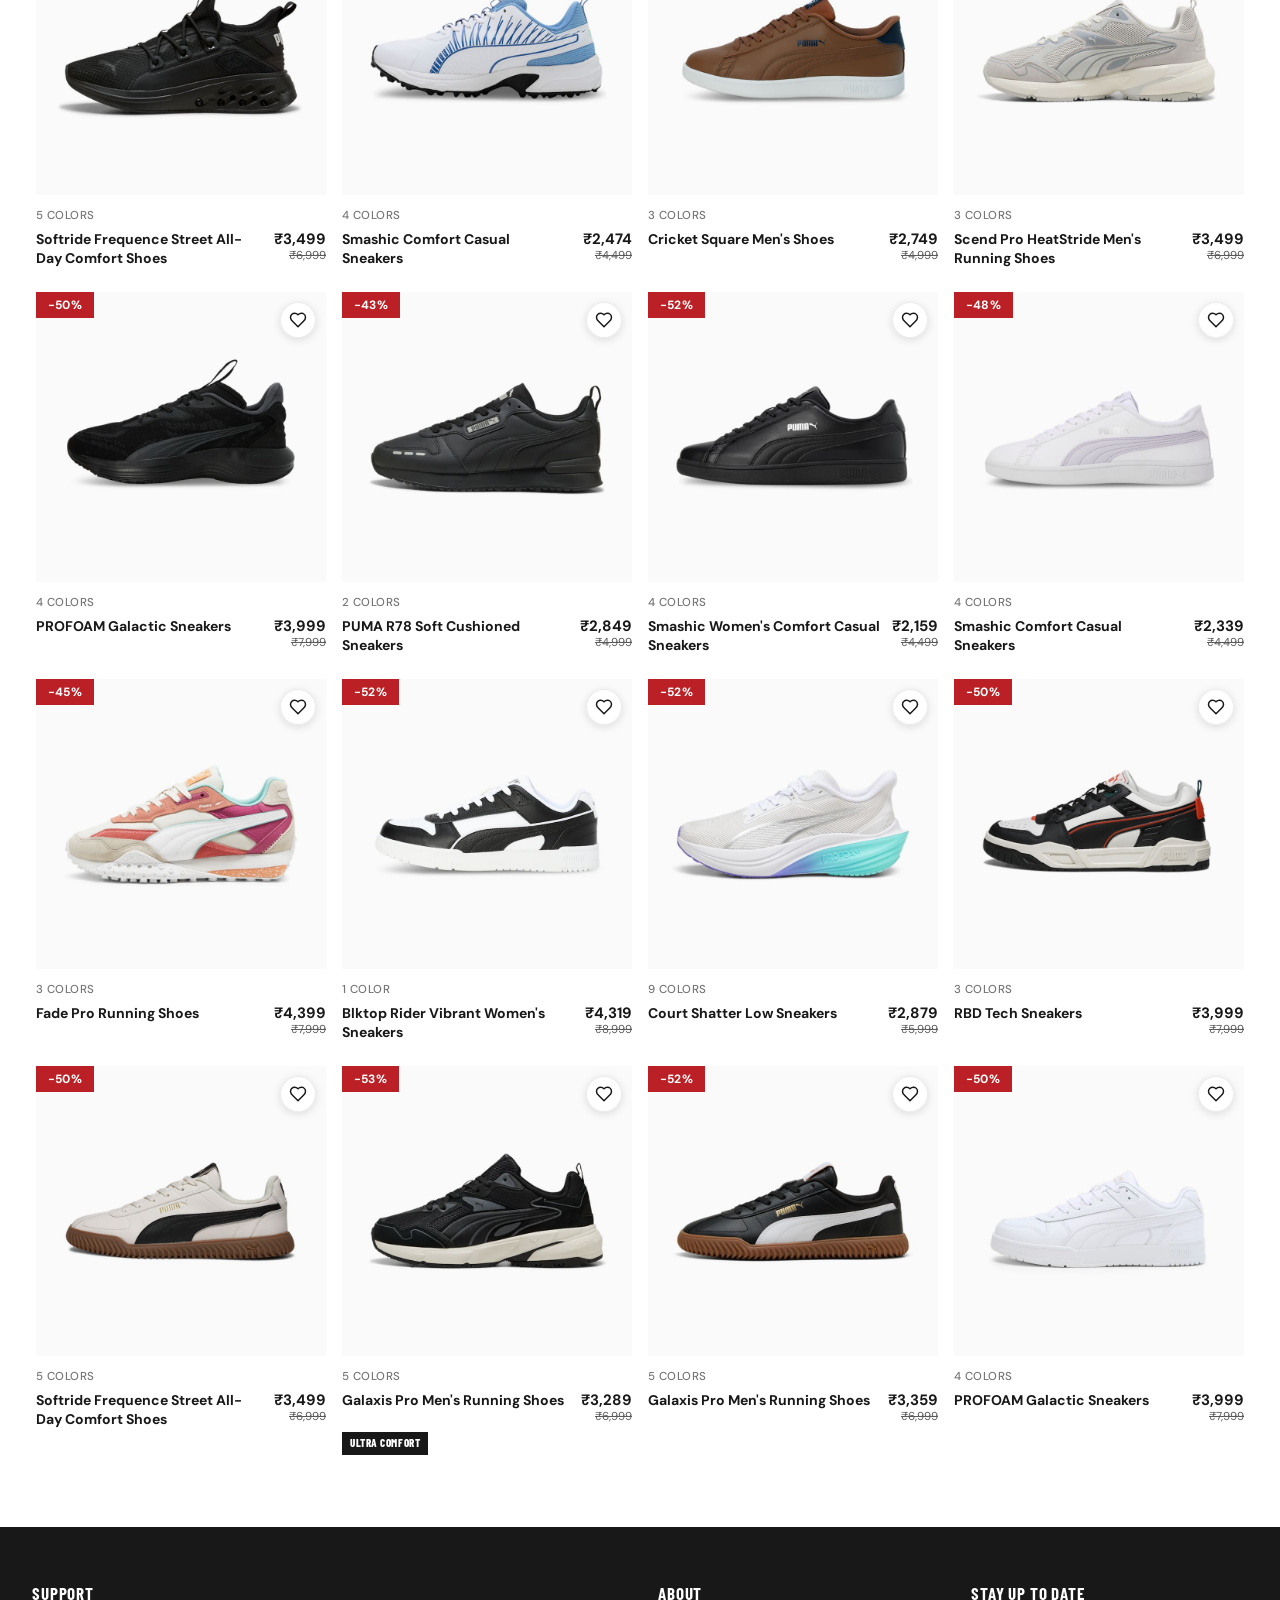
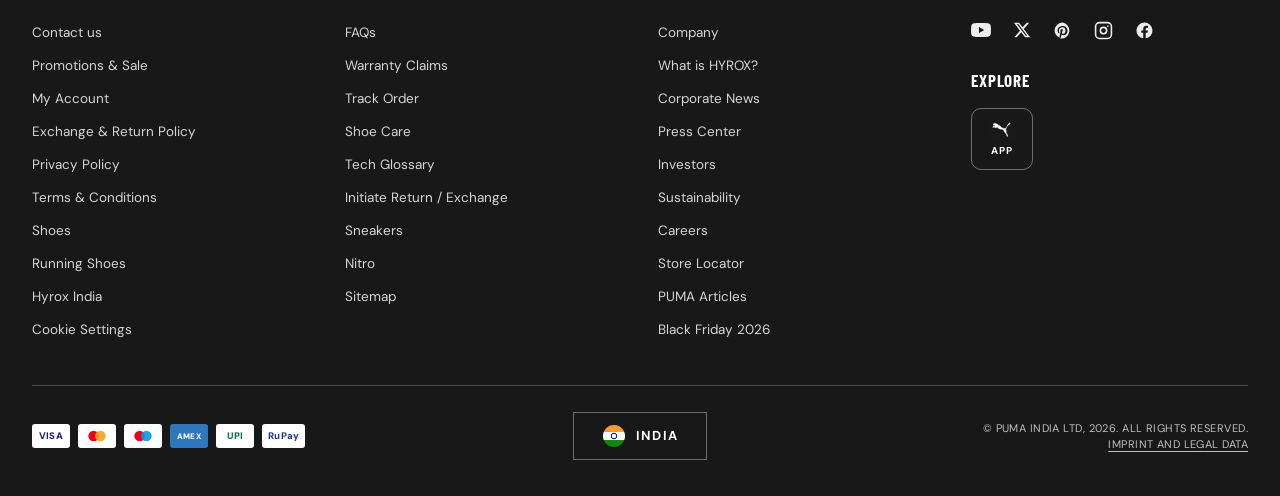
<file: sale.html>
<!DOCTYPE html>
<html lang="en">
  <head>
    <meta charset="UTF-8" />
    <meta name="viewport" content="width=device-width, initial-scale=1.0" />
    <title>PUMA Sale Collection — Footwear, Clothing &amp; Accessories | PUMA India</title>
    <meta
      name="description"
      content="Shop the official PUMA Sale Collection in India. Save up to 55% on sneakers, running shoes, court classics, and sports essentials with free delivery."
    />
    <link rel="preconnect" href="https://fonts.googleapis.com" />
    <link rel="preconnect" href="https://fonts.gstatic.com" crossorigin />
    <link
      href="https://fonts.googleapis.com/css2?family=Barlow+Condensed:wght@600;700;800&family=DM+Sans:wght@400;500;600;700&display=swap"
      rel="stylesheet"
    />
    <link rel="stylesheet" href="puma.css" />
  </head>
  <body class="page-sale">
    <!-- Mobile Drawer Toggle (Pure CSS Checkbox) -->
    <input type="checkbox" id="nav-drawer-toggle" class="sr-only" aria-hidden="true" />

    <!-- Screen Reader Skip Link -->
    <a href="#main-content" class="skip-link">Skip to main content</a>

    <!-- Top Announcement Bar -->
    <div class="promo-bar" role="region" aria-label="Announcement">
      FREE RETURNS AND EXCHANGES** &bull; EXTRA 5% OFF ON ALL ONLINE PAYMENTS*
    </div>

    <!-- ===================================================================
         Responsive Navigation Header
         =================================================================== -->
    <header class="site-header">
      <div class="header-inner">
        <div class="header-left">
          <label for="nav-drawer-toggle" class="mobile-menu-trigger" aria-label="Open navigation menu">
            <svg width="24" height="24" viewBox="0 0 24 24" fill="none" stroke="currentColor" stroke-width="2">
              <line x1="3" y1="6" x2="21" y2="6" />
              <line x1="3" y1="12" x2="21" y2="12" />
              <line x1="3" y1="18" x2="21" y2="18" />
            </svg>
          </label>

          <a href="index.html" class="brand-logo" aria-label="PUMA Home">
            <img src="assets/aistudio/image_b6153493.png" alt="PUMA Logo" width="45" height="36" />
          </a>

          <nav class="primary-nav" aria-label="Main navigation">
            <div class="nav-item">
              <a href="new-season.html" class="nav-link">NEW</a>
              <div class="mega-menu">
                <div class="mega-grid--new">
                  <ul class="mega-links">
                    <li><a href="new-season.html">Men's New Arrivals</a></li>
                    <li><a href="new-season.html">Women's New Arrivals</a></li>
                    <li><a href="kids.html">Kid's New Arrivals</a></li>
                    <li><a href="new-season.html">NITRO ⚡</a></li>
                  </ul>
                  <ul class="mega-links">
                    <li><a href="new-season.html">SPEEDCAT</a></li>
                    <li><a href="lifestyle.html">PALERMO</a></li>
                    <li><a href="lifestyle.html">SUEDE</a></li>
                    <li><a href="new-season.html">PUMA PROJECT3</a></li>
                  </ul>
                  <ul class="mega-links">
                    <li><a href="motorsport.html">PUMA x McLAREN RACING</a></li>
                    <li><a href="new-season.html">PUMA x STRANGER THINGS</a></li>
                  </ul>
                </div>
              </div>
            </div>

            <div class="nav-item">
              <a href="sports.html" class="nav-link">SPORTS</a>
              <div class="mega-menu">
                <div class="mega-scroll-wrap">
                  <div class="mega-grid--sports">
                    <div>
                      <div class="mega-heading">Running</div>
                      <ul class="mega-links">
                        <li><a href="sports.html">Shop All Running</a></li>
                        <li><a href="sports.html">NITRO™ ⚡</a></li>
                        <li><a href="sports.html">Carbon-Plated-Nitro</a></li>
                        <li><a href="sports.html">Road Running</a></li>
                        <li><a href="sports.html">Race Day</a></li>
                        <li><a href="sports.html">Trail Running</a></li>
                        <li><a href="sports.html">Clothing</a></li>
                        <li><a href="sports.html">Accessories</a></li>
                      </ul>
                    </div>

                    <div>
                      <div class="mega-heading">Training</div>
                      <ul class="mega-links">
                        <li><a href="sports.html">Training Store</a></li>
                        <li><a href="sports.html">Gym Wear</a></li>
                        <li><a href="sports.html">PUMA x HYROX</a></li>
                        <li><a href="sports.html">Shoes</a></li>
                      </ul>
                    </div>

                    <div>
                      <div class="mega-heading">Football</div>
                      <ul class="mega-links">
                        <li><a href="sports.html">Football Store</a></li>
                        <li><a href="sports.html">Manchester City FC</a></li>
                        <li><a href="sports.html">AC Milan</a></li>
                        <li><a href="sports.html">BVB</a></li>
                        <li><a href="kids.html">Youth Football Boots</a></li>
                      </ul>
                    </div>

                    <div>
                      <div class="mega-heading">Cricket</div>
                      <ul class="mega-links">
                        <li><a href="sports.html">PUMA x RCB</a></li>
                        <li><a href="sports.html">PUMA x DELHI CAPITALS</a></li>
                        <li><a href="sports.html">Cricket Shoes</a></li>
                      </ul>
                    </div>
                  </div>
                </div>
              </div>
            </div>

            <!-- MEN -->
            <div class="nav-item">
              <a href="men.html" class="nav-link">MEN</a>
              <div class="mega-menu">
                <div class="mega-grid--5">
                  <div>
                    <div class="mega-heading">Shoes</div>
                    <ul class="mega-links">
                      <li><a href="men.html">All Men's Shoes</a></li>
                      <li><a href="sports.html">Running Shoes</a></li>
                      <li><a href="men.html">Sneakers &amp; Classics</a></li>
                      <li><a href="lifestyle.html">Palermo</a></li>
                      <li><a href="lifestyle.html">Speedcat OG</a></li>
                      <li><a href="lifestyle.html">Suede</a></li>
                    </ul>
                  </div>
                  <div>
                    <div class="mega-heading">Clothing</div>
                    <ul class="mega-links">
                      <li><a href="men.html">All Men's Clothing</a></li>
                      <li><a href="lifestyle.html">T7 Tracksuits</a></li>
                      <li><a href="men.html">T-Shirts &amp; Polos</a></li>
                      <li><a href="men.html">Shorts</a></li>
                    </ul>
                  </div>
                  <div>
                    <div class="mega-heading">Sports</div>
                    <ul class="mega-links">
                      <li><a href="sports.html">Running Store</a></li>
                      <li><a href="sports.html">Training &amp; Gym</a></li>
                      <li><a href="motorsport.html">Motorsport Racing</a></li>
                    </ul>
                  </div>
                  <div>
                    <div class="mega-heading">Accessories</div>
                    <ul class="mega-links">
                      <li><a href="men.html">Backpacks &amp; Bags</a></li>
                      <li><a href="men.html">Caps &amp; Beanies</a></li>
                    </ul>
                  </div>
                  <div>
                    <div class="mega-heading">Featured</div>
                    <ul class="mega-links">
                      <li><a href="lifestyle.html">Lifestyle Favorites</a></li>
                      <li><a href="motorsport.html">Scuderia Ferrari</a></li>
                      <li><a href="new-season.html">New Season Drops</a></li>
                    </ul>
                  </div>
                </div>
              </div>
            </div>

            <!-- WOMEN -->
            <div class="nav-item">
              <a href="women.html" class="nav-link">WOMEN</a>
              <div class="mega-menu">
                <div class="mega-grid--5">
                  <div>
                    <div class="mega-heading">Shoes</div>
                    <ul class="mega-links">
                      <li><a href="women.html">All Women's Shoes</a></li>
                      <li><a href="lifestyle.html">Speedcat Ballet</a></li>
                      <li><a href="lifestyle.html">Palermo</a></li>
                      <li><a href="lifestyle.html">Speedcat Etoile</a></li>
                    </ul>
                  </div>
                  <div>
                    <div class="mega-heading">Clothing</div>
                    <ul class="mega-links">
                      <li><a href="lifestyle.html">T7 Track Jackets</a></li>
                      <li><a href="lifestyle.html">Slim Fit Track Pants</a></li>
                      <li><a href="lifestyle.html">Pleated Midi Skirts</a></li>
                      <li><a href="women.html">Sports Bras &amp; Tights</a></li>
                    </ul>
                  </div>
                  <div>
                    <div class="mega-heading">Collections</div>
                    <ul class="mega-links">
                      <li><a href="lifestyle.html">Terrace Classics</a></li>
                      <li><a href="motorsport.html">Women's Motorsport</a></li>
                      <li><a href="women.html">PUMA x ROSÉ</a></li>
                    </ul>
                  </div>
                </div>
              </div>
            </div>

            <!-- MOTORSPORT -->
            <div class="nav-item">
              <a href="motorsport.html" class="nav-link">MOTORSPORT</a>
              <div class="mega-menu">
                <div class="mega-grid--5">
                  <div>
                    <div class="mega-heading">Formula 1® Teams</div>
                    <ul class="mega-links">
                      <li><a href="motorsport.html?team=ferrari">Scuderia Ferrari</a></li>
                      <li><a href="motorsport.html?team=mclaren">McLAREN Racing</a></li>
                      <li><a href="motorsport.html?team=aston-martin">Aston Martin Aramco F1®</a></li>
                      <li><a href="motorsport.html?team=bmw">BMW M Motorsport</a></li>
                    </ul>
                  </div>
                  <div>
                    <div class="mega-heading">Featured Gear</div>
                    <ul class="mega-links">
                      <li><a href="motorsport.html">Speedcat Racing Shoes</a></li>
                      <li><a href="motorsport.html">Team Graphic Tees</a></li>
                      <li><a href="motorsport.html">Track Jackets &amp; Caps</a></li>
                    </ul>
                  </div>
                </div>
              </div>
            </div>

            <!-- LIFESTYLE -->
            <div class="nav-item">
              <a href="lifestyle.html" class="nav-link">LIFESTYLE</a>
              <div class="mega-menu">
                <div class="mega-grid">
                  <div>
                    <div class="mega-heading">Iconic Silhouettes</div>
                    <ul class="mega-links">
                      <li><a href="lifestyle.html">Palermo Leather</a></li>
                      <li><a href="lifestyle.html">Speedcat OG &amp; Ballet</a></li>
                      <li><a href="lifestyle.html">Speedcat Etoile</a></li>
                      <li><a href="lifestyle.html">Suede Classic</a></li>
                      <li><a href="lifestyle.html">CA Pro</a></li>
                    </ul>
                  </div>

                  <div>
                    <div class="mega-heading">Footwear Styles</div>
                    <ul class="mega-links">
                      <li><a href="lifestyle.html">Low Profile Terrace Shoes</a></li>
                      <li><a href="lifestyle.html">Retro Court Sneakers</a></li>
                      <li><a href="lifestyle.html">Platform &amp; Chunky Shoes</a></li>
                      <li><a href="lifestyle.html">Ballet Sneakers</a></li>
                    </ul>
                  </div>

                  <div>
                    <div class="mega-heading">Streetwear Apparel</div>
                    <ul class="mega-links">
                      <li><a href="lifestyle.html">T7 ALWAYS ON Tracksuits</a></li>
                      <li><a href="lifestyle.html">Future Archive Sweaters</a></li>
                      <li><a href="lifestyle.html">Relaxed Cotton Shorts</a></li>
                      <li><a href="lifestyle.html">Midi Pleated Skirts</a></li>
                    </ul>
                  </div>

                  <div>
                    <div class="mega-heading">Collaborations</div>
                    <ul class="mega-links">
                      <li><a href="lifestyle.html">PUMA x ROSÉ</a></li>
                      <li><a href="lifestyle.html">PUMA SELECT</a></li>
                      <li><a href="lifestyle.html">PUMA PROJECT3</a></li>
                      <li><a href="lifestyle.html">PUMA Archive Reissues</a></li>
                    </ul>
                  </div>
                </div>
              </div>
            </div>

            <!-- KIDS -->
            <div class="nav-item">
              <a href="kids.html" class="nav-link">KIDS</a>
              <div class="mega-menu">
                <div class="mega-grid">
                  <div>
                    <div class="mega-heading">Boys' Gear</div>
                    <ul class="mega-links">
                      <li><a href="kids.html">Boys' Sports Shoes</a></li>
                      <li><a href="kids.html">Boys' T-Shirts &amp; Polos</a></li>
                      <li><a href="kids.html">T7 Tracksuits &amp; Cargo</a></li>
                      <li><a href="kids.html">Youth Football Boots</a></li>
                    </ul>
                  </div>
                  <div>
                    <div class="mega-heading">Girls' Gear</div>
                    <ul class="mega-links">
                      <li><a href="kids.html">Girls' Sneakers &amp; Slip-ons</a></li>
                      <li><a href="kids.html">Girls' Graphic Tees</a></li>
                      <li><a href="kids.html">Carina Youth Sneakers</a></li>
                      <li><a href="kids.html">Leggings &amp; Matching Sets</a></li>
                    </ul>
                  </div>
                  <div>
                    <div class="mega-heading">Infants &amp; Toddlers</div>
                    <ul class="mega-links">
                      <li><a href="kids.html">First-Walk Slip-on Shoes</a></li>
                      <li><a href="kids.html">Baby Matching Sets</a></li>
                      <li><a href="kids.html">PUMA x PAW PATROL</a></li>
                    </ul>
                  </div>
                  <div>
                    <div class="mega-heading">School &amp; Accessories</div>
                    <ul class="mega-links">
                      <li><a href="kids.html">School Backpacks</a></li>
                      <li><a href="kids.html">Water Bottles &amp; Caps</a></li>
                      <li><a href="kids.html">Face Masks &amp; Sling Bags</a></li>
                    </ul>
                  </div>
                </div>
              </div>
            </div>

            <!-- SALE (ACTIVE WITH HIGHLIGHT BOX) -->
            <div class="nav-item">
              <a href="sale.html" class="nav-link nav-link--sale nav-link--active">SALE</a>
            </div>
          </nav>
        </div>

        <div class="header-right">
          <form action="#sale-grid" class="search-box" role="search">
            <svg width="16" height="16" viewBox="0 0 24 24" fill="none" stroke="currentColor" stroke-width="2" aria-hidden="true">
              <circle cx="11" cy="11" r="8" />
              <path d="m21 21-4.3-4.3" />
            </svg>
            <label for="sale-search" class="sr-only">Search Sale products</label>
            <input id="sale-search" type="search" class="search-input" placeholder="SEARCH" />
          </form>

          <button type="button" class="icon-btn" id="wishlistButton" aria-label="Wishlist">
            <svg width="20" height="20" viewBox="0 0 24 24" fill="none" stroke="currentColor" stroke-width="1.9">
              <path d="M19 14c1.49-1.46 3-3.21 3-5.5A5.5 5.5 0 0 0 16.5 3c-1.76 0-3 .5-4.5 2-1.5-1.5-2.74-2-4.5-2A5.5 5.5 0 0 0 2 8.5c0 2.3 1.5 4.05 3 5.5l7 7Z" />
            </svg>
            <span class="badge-count" id="wishlistCount" data-empty="true">0</span>
          </button>

          <button type="button" class="icon-btn" id="cartButton" aria-label="Shopping Cart">
            <svg width="20" height="20" viewBox="0 0 24 24" fill="none" stroke="currentColor" stroke-width="1.9">
              <circle cx="8" cy="21" r="1" />
              <circle cx="19" cy="21" r="1" />
              <path d="M2.05 2.05h2l2.66 12.42a2 2 0 0 0 2 1.58h9.78a2 2 0 0 0 1.95-1.57l1.65-7.43H5.12" />
            </svg>
            <span class="badge-count" id="cartCount" data-empty="true">0</span>
          </button>

          <button type="button" class="icon-btn" id="accountButton" aria-label="My Account">
            <svg width="20" height="20" viewBox="0 0 24 24" fill="none" stroke="currentColor" stroke-width="1.9">
              <circle cx="12" cy="8" r="4" />
              <path d="M20 21a8 8 0 0 0-16 0" />
            </svg>
            <span class="account-dot" id="accountDot" aria-hidden="true"></span>
          </button>
        </div>
      </div>
    </header>

    <!-- Slide-Out Mobile Navigation Drawer -->
    <div class="mobile-nav-drawer" aria-label="Mobile Navigation">
      <label for="nav-drawer-toggle" class="mobile-nav-backdrop" aria-label="Close navigation menu"></label>
      <div class="mobile-nav-panel">
        <div class="mobile-drawer-head">
          <span class="footer-col-title" style="margin: 0">PUMA MENU</span>
          <label for="nav-drawer-toggle" class="mobile-drawer-close" aria-label="Close menu">
            <svg width="24" height="24" viewBox="0 0 24 24" fill="none" stroke="currentColor" stroke-width="2">
              <path d="M18 6 6 18" />
              <path d="m6 6 12 12" />
            </svg>
          </label>
        </div>
        <nav class="mobile-drawer-links">
          <a href="new-season.html">NEW SEASON <span>&rsaquo;</span></a>
          <a href="sports.html">SPORTS <span>&rsaquo;</span></a>
          <a href="men.html">MEN <span>&rsaquo;</span></a>
          <a href="women.html">WOMEN <span>&rsaquo;</span></a>
          <a href="motorsport.html">MOTORSPORT <span>&rsaquo;</span></a>
          <a href="lifestyle.html">LIFESTYLE <span>&rsaquo;</span></a>
          <a href="kids.html">KIDS <span>&rsaquo;</span></a>
          <a href="sale.html" style="color: #f3b54b; font-weight: 800;">SALE <span>&rsaquo;</span></a>
          <a href="login.html">MY ACCOUNT / LOGIN <span>&rsaquo;</span></a>
        </nav>
      </div>
    </div>

    <!-- ===================================================================
         SALE MAIN CONTENT (Matches in.puma.com/in/en/puma-sale_collection)
         =================================================================== -->
    <main class="ns-page" id="main-content">
      <!-- Horizontal Filter & Sorting Bar (Matches Official Storefront) -->
      <div class="ns-toolbar" style="margin-top: 16px;">
        <div class="ns-filter-pills">
          <details class="ns-dropdown">
            <summary>Category</summary>
            <div class="ns-dropdown-panel">
              <span class="ns-drop-row active">All Categories</span>
              <span class="ns-drop-row">Footwear &amp; Shoes</span>
              <span class="ns-drop-row">Running Shoes</span>
              <span class="ns-drop-row">Terrace &amp; Lifestyle</span>
              <span class="ns-drop-row">Training &amp; Gym</span>
            </div>
          </details>

          <details class="ns-dropdown">
            <summary>Product Type</summary>
            <div class="ns-dropdown-panel">
              <span class="ns-drop-row active">All Types</span>
              <span class="ns-drop-row">Sneakers</span>
              <span class="ns-drop-row">Road Running Shoes</span>
              <span class="ns-drop-row">Casual Shoes</span>
              <span class="ns-drop-row">Cricket Shoes</span>
              <span class="ns-drop-row">Basketball Shoes</span>
            </div>
          </details>

          <details class="ns-dropdown">
            <summary>Price</summary>
            <div class="ns-dropdown-panel">
              <span class="ns-drop-row active">All Prices</span>
              <span class="ns-drop-row">Under ₹2,500</span>
              <span class="ns-drop-row">₹2,500 - ₹3,500</span>
              <span class="ns-drop-row">₹3,500 - ₹4,500</span>
              <span class="ns-drop-row">Over ₹4,500</span>
            </div>
          </details>

          <details class="ns-dropdown">
            <summary>Size</summary>
            <div class="ns-dropdown-panel">
              <span class="ns-drop-row active">All Sizes</span>
              <span class="ns-drop-row">UK 6</span>
              <span class="ns-drop-row">UK 7</span>
              <span class="ns-drop-row">UK 8</span>
              <span class="ns-drop-row">UK 9</span>
              <span class="ns-drop-row">UK 10</span>
              <span class="ns-drop-row">UK 11</span>
            </div>
          </details>

          <details class="ns-dropdown">
            <summary>Colour</summary>
            <div class="ns-dropdown-panel">
              <span class="ns-drop-row active">All Colours</span>
              <span class="ns-drop-row">Black</span>
              <span class="ns-drop-row">White</span>
              <span class="ns-drop-row">Blue / Navy</span>
              <span class="ns-drop-row">Grey / Silver</span>
              <span class="ns-drop-row">Brown / Tan</span>
              <span class="ns-drop-row">Yellow / Neon</span>
            </div>
          </details>

          <details class="ns-dropdown">
            <summary>Activity Type</summary>
            <div class="ns-dropdown-panel">
              <span class="ns-drop-row active">All Activities</span>
              <span class="ns-drop-row">Road Running</span>
              <span class="ns-drop-row">Lifestyle &amp; Streetwear</span>
              <span class="ns-drop-row">Court &amp; Basketball</span>
              <span class="ns-drop-row">Cricket</span>
            </div>
          </details>

          <details class="ns-dropdown">
            <summary>Discount</summary>
            <div class="ns-dropdown-panel">
              <span class="ns-drop-row active">All Discounts</span>
              <span class="ns-drop-row">40% and above</span>
              <span class="ns-drop-row">45% and above</span>
              <span class="ns-drop-row">50% and above</span>
              <span class="ns-drop-row">52% and above</span>
            </div>
          </details>

          <details class="ns-dropdown">
            <summary>Gender</summary>
            <div class="ns-dropdown-panel">
              <span class="ns-drop-row active">All Genders</span>
              <span class="ns-drop-row">Men</span>
              <span class="ns-drop-row">Women</span>
              <span class="ns-drop-row">Unisex</span>
            </div>
          </details>
        </div>

        <div class="ns-sort-group">
          <details class="ns-dropdown ns-sort-dropdown">
            <summary>RECOMMENDED</summary>
            <div class="ns-dropdown-panel ns-dropdown-panel--right">
              <span class="ns-drop-row active">RECOMMENDED</span>
              <span class="ns-drop-row">PRICE: LOW TO HIGH</span>
              <span class="ns-drop-row">PRICE: HIGH TO LOW</span>
              <span class="ns-drop-row">HIGHEST DISCOUNT</span>
              <span class="ns-drop-row">NEWEST FIRST</span>
            </div>
          </details>
        </div>
      </div>

      <!-- Count & Grid Switcher Header Row -->
      <div class="ns-count-row" style="display: flex; align-items: center; justify-content: space-between; margin-top: 18px; margin-bottom: 24px;">
        <span class="ns-product-count" style="font-family: var(--font-display); font-size: 15px; font-weight: 800; letter-spacing: 0.05em; color: var(--text-primary);">
          1,482 PRODUCTS
        </span>

        <div class="ns-view-switchers" role="radiogroup" aria-label="Grid layout toggle">
          <button class="ns-view-btn" type="button" title="2-column grid" onclick="document.getElementById('sale-grid').style.gridTemplateColumns='repeat(2, 1fr)'">
            <svg width="18" height="18" viewBox="0 0 24 24" fill="currentColor">
              <rect x="3" y="3" width="8" height="18" />
              <rect x="13" y="3" width="8" height="18" />
            </svg>
          </button>
          <button class="ns-view-btn active" type="button" title="4-column grid" onclick="document.getElementById('sale-grid').style.gridTemplateColumns='repeat(4, 1fr)'">
            <svg width="18" height="18" viewBox="0 0 24 24" fill="currentColor">
              <rect x="2" y="2" width="4" height="4" />
              <rect x="8" y="2" width="4" height="4" />
              <rect x="14" y="2" width="4" height="4" />
              <rect x="20" y="2" width="2" height="4" />
              <rect x="2" y="8" width="4" height="4" />
              <rect x="8" y="8" width="4" height="4" />
              <rect x="14" y="8" width="4" height="4" />
              <rect x="20" y="8" width="2" height="4" />
              <rect x="2" y="14" width="4" height="4" />
              <rect x="8" y="14" width="4" height="4" />
              <rect x="14" y="14" width="4" height="4" />
              <rect x="20" y="14" width="2" height="4" />
            </svg>
          </button>
        </div>
      </div>

      <!-- ===================================================================
           PRODUCT GRID (28 HD Verified Products from in.puma.com)
           =================================================================== -->
      <section class="ns-grid" id="sale-grid" style="display: grid; grid-template-columns: repeat(4, 1fr); gap: 24px 16px;" aria-label="Sale Products Grid">
        
        <!-- ==================== ROW 1 (Screenshot 1) ==================== -->
        <!-- 1. PUMA Club Kayzer Sneakers (White/Gum) -->
        <article class="ns-card" data-id="sale-club-kayzer-white-gum" data-cat="shoes" data-type="sneakers casual" data-color="white gum" data-price="3599" data-range="3k-4k" data-discount="40" data-gender="men unisex">
          <div class="shoe-card-media">
            <span class="discount-tag">-40%</span>
            <img src="assets/puma/sale_club_kayzer_white_gum.jpg" alt="PUMA Club Kayzer Sneakers" />
          </div>
          <div class="ns-card-colors">4 COLORS</div>
          <div class="ns-card-row">
            <span class="ns-card-title">PUMA Club Kayzer Sneakers</span>
            <div class="ns-card-prices">
              <span class="ns-price-current">₹3,599</span>
              <del class="ns-price-old">₹5,999</del>
            </div>
          </div>
        </article>

        <!-- 2. PUMA Club Kayzer Sneakers (Black/Gum) -->
        <article class="ns-card" data-id="sale-club-kayzer-black-gum" data-cat="shoes" data-type="sneakers casual" data-color="black gum" data-price="3119" data-range="3k-4k" data-discount="48" data-gender="men unisex">
          <div class="shoe-card-media">
            <span class="discount-tag">-48%</span>
            <img src="assets/puma/sale_club_kayzer_black_gum.jpg" alt="PUMA Club Kayzer Sneakers" />
          </div>
          <div class="ns-card-colors">4 COLORS</div>
          <div class="ns-card-row">
            <span class="ns-card-title">PUMA Club Kayzer Sneakers</span>
            <div class="ns-card-prices">
              <span class="ns-price-current">₹3,119</span>
              <del class="ns-price-old">₹5,999</del>
            </div>
          </div>
        </article>

        <!-- 3. PROFOAM Galactic Sneakers (Black) -->
        <article class="ns-card" data-id="sale-profoam-galactic-black" data-cat="shoes" data-type="sneakers running" data-color="black grey" data-price="3999" data-range="3k-4k" data-discount="50" data-gender="men unisex">
          <div class="shoe-card-media">
            <span class="discount-tag">-50%</span>
            <img src="assets/puma/sale_profoam_galactic_black.jpg" alt="PROFOAM Galactic Sneakers" />
          </div>
          <div class="ns-card-colors">4 COLORS</div>
          <div class="ns-card-row">
            <span class="ns-card-title">PROFOAM Galactic Sneakers</span>
            <div class="ns-card-prices">
              <span class="ns-price-current">₹3,999</span>
              <del class="ns-price-old">₹7,999</del>
            </div>
          </div>
        </article>

        <!-- 4. PUMA Glidepacer Pro Lightweight Running Shoes -->
        <article class="ns-card" data-id="sale-glidepacer-pro-black-blue" data-cat="shoes" data-type="running" data-color="black blue" data-price="4949" data-range="over4k" data-discount="45" data-gender="men unisex">
          <div class="shoe-card-media">
            <span class="discount-tag">-45%</span>
            <img src="assets/puma/sale_glidepacer_pro_black_blue.jpg" alt="PUMA Glidepacer Pro Lightweight Running Shoes" />
          </div>
          <div class="ns-card-colors">6 COLORS</div>
          <div class="ns-card-row">
            <span class="ns-card-title">PUMA Glidepacer Pro Lightweight Running Shoes</span>
            <div class="ns-card-prices">
              <span class="ns-price-current">₹4,949</span>
              <del class="ns-price-old">₹8,999</del>
            </div>
          </div>
          <span class="sale-badge-pill">NEW</span>
        </article>

        <!-- ==================== ROW 2 (Screenshot 2) ==================== -->
        <!-- 5. Court Shatter Low Sneakers (All White) -->
        <article class="ns-card" data-id="sale-court-shatter-all-white" data-cat="shoes" data-type="sneakers casual" data-color="white" data-price="2819" data-range="under3k" data-discount="53" data-gender="men unisex">
          <div class="shoe-card-media">
            <span class="discount-tag">-53%</span>
            <img src="assets/puma/sale_court_shatter_all_white.jpg" alt="Court Shatter Low Sneakers" />
          </div>
          <div class="ns-card-colors">9 COLORS</div>
          <div class="ns-card-row">
            <span class="ns-card-title">Court Shatter Low Sneakers</span>
            <div class="ns-card-prices">
              <span class="ns-price-current">₹2,819</span>
              <del class="ns-price-old">₹5,999</del>
            </div>
          </div>
        </article>

        <!-- 6. PUMA Club Kayzer Sneakers (White/Black) -->
        <article class="ns-card" data-id="sale-club-kayzer-white-black" data-cat="shoes" data-type="sneakers casual" data-color="white black" data-price="3119" data-range="3k-4k" data-discount="48" data-gender="men unisex">
          <div class="shoe-card-media">
            <span class="discount-tag">-48%</span>
            <img src="assets/puma/sale_club_kayzer_white_black.jpg" alt="PUMA Club Kayzer Sneakers" />
          </div>
          <div class="ns-card-colors">4 COLORS</div>
          <div class="ns-card-row">
            <span class="ns-card-title">PUMA Club Kayzer Sneakers</span>
            <div class="ns-card-prices">
              <span class="ns-price-current">₹3,119</span>
              <del class="ns-price-old">₹5,999</del>
            </div>
          </div>
        </article>

        <!-- 7. Galaxis Pro Men's Running Shoes (White/Red) -->
        <article class="ns-card" data-id="sale-galaxis-pro-white-red" data-cat="shoes" data-type="running" data-color="white red" data-price="3289" data-range="3k-4k" data-discount="53" data-gender="men unisex">
          <div class="shoe-card-media">
            <span class="discount-tag">-53%</span>
            <img src="assets/puma/sale_galaxis_pro_white_red.jpg" alt="Galaxis Pro Men's Running Shoes" />
          </div>
          <div class="ns-card-colors">5 COLORS</div>
          <div class="ns-card-row">
            <span class="ns-card-title">Galaxis Pro Men's Running Shoes</span>
            <div class="ns-card-prices">
              <span class="ns-price-current">₹3,289</span>
              <del class="ns-price-old">₹6,999</del>
            </div>
          </div>
          <span class="sale-badge-pill">ULTRA COMFORT</span>
        </article>

        <!-- 8. Fade Pro Running Shoes (Navy/Cyan) -->
        <article class="ns-card" data-id="sale-fade-pro-navy-cyan" data-cat="shoes" data-type="running" data-color="blue navy cyan" data-price="4399" data-range="over4k" data-discount="45" data-gender="men unisex">
          <div class="shoe-card-media">
            <span class="discount-tag">-45%</span>
            <img src="assets/puma/sale_fade_pro_navy_cyan.jpg" alt="Fade Pro Running Shoes" />
          </div>
          <div class="ns-card-colors">3 COLORS</div>
          <div class="ns-card-row">
            <span class="ns-card-title">Fade Pro Running Shoes</span>
            <div class="ns-card-prices">
              <span class="ns-price-current">₹4,399</span>
              <del class="ns-price-old">₹7,999</del>
            </div>
          </div>
        </article>

        <!-- ==================== ROW 3 (Screenshot 3) ==================== -->
        <!-- 9. Court Shatter Low Sneakers (Triple Black) -->
        <article class="ns-card" data-id="sale-court-shatter-all-black" data-cat="shoes" data-type="sneakers casual" data-color="black" data-price="2819" data-range="under3k" data-discount="53" data-gender="men unisex">
          <div class="shoe-card-media">
            <span class="discount-tag">-53%</span>
            <img src="assets/puma/sale_court_shatter_all_black.jpg" alt="Court Shatter Low Sneakers" />
          </div>
          <div class="ns-card-colors">9 COLORS</div>
          <div class="ns-card-row">
            <span class="ns-card-title">Court Shatter Low Sneakers</span>
            <div class="ns-card-prices">
              <span class="ns-price-current">₹2,819</span>
              <del class="ns-price-old">₹5,999</del>
            </div>
          </div>
        </article>

        <!-- 10. Blktop Rider Suede Sneakers (Teal/Orange) -->
        <article class="ns-card" data-id="sale-blktop-rider-teal-orange" data-cat="shoes" data-type="sneakers casual" data-color="teal green orange" data-price="4679" data-range="over4k" data-discount="48" data-gender="men unisex">
          <div class="shoe-card-media">
            <span class="discount-tag">-48%</span>
            <img src="assets/puma/sale_blktop_rider_teal_orange.jpg" alt="Blktop Rider Suede Sneakers" />
          </div>
          <div class="ns-card-colors">4 COLORS</div>
          <div class="ns-card-row">
            <span class="ns-card-title">Blktop Rider Suede Sneakers</span>
            <div class="ns-card-prices">
              <span class="ns-price-current">₹4,679</span>
              <del class="ns-price-old">₹8,999</del>
            </div>
          </div>
        </article>

        <!-- 11. Smashic Comfort Casual Sneakers (White) -->
        <article class="ns-card" data-id="sale-smashic-comfort-white" data-cat="shoes" data-type="casual sneakers" data-color="white silver" data-price="2384" data-range="under3k" data-discount="47" data-gender="men unisex">
          <div class="shoe-card-media">
            <span class="discount-tag">-47%</span>
            <img src="assets/puma/sale_smashic_comfort_white.jpg" alt="Smashic Comfort Casual Sneakers" />
          </div>
          <div class="ns-card-colors">4 COLORS</div>
          <div class="ns-card-row">
            <span class="ns-card-title">Smashic Comfort Casual Sneakers</span>
            <div class="ns-card-prices">
              <span class="ns-price-current">₹2,384</span>
              <del class="ns-price-old">₹4,499</del>
            </div>
          </div>
        </article>

        <!-- 12. Blktop Rider Suede Sneakers (Navy/Grey) -->
        <article class="ns-card" data-id="sale-blktop-rider-navy-grey" data-cat="shoes" data-type="sneakers casual" data-color="navy grey blue" data-price="4679" data-range="over4k" data-discount="48" data-gender="men unisex">
          <div class="shoe-card-media">
            <span class="discount-tag">-48%</span>
            <img src="assets/puma/sale_blktop_rider_navy_grey.jpg" alt="Blktop Rider Suede Sneakers" />
          </div>
          <div class="ns-card-colors">4 COLORS</div>
          <div class="ns-card-row">
            <span class="ns-card-title">Blktop Rider Suede Sneakers</span>
            <div class="ns-card-prices">
              <span class="ns-price-current">₹4,679</span>
              <del class="ns-price-old">₹8,999</del>
            </div>
          </div>
        </article>

        <!-- ==================== ROW 4 (Screenshot 4) ==================== -->
        <!-- 13. Softride Frequence Street All-Day Comfort Shoes (Black) -->
        <article class="ns-card" data-id="sale-softride-frequence-black" data-cat="shoes" data-type="running comfort street" data-color="black grey" data-price="3499" data-range="3k-4k" data-discount="50" data-gender="men unisex">
          <div class="shoe-card-media">
            <span class="discount-tag">-50%</span>
            <img src="assets/puma/sale_softride_frequence_black.jpg" alt="Softride Frequence Street All-Day Comfort Shoes" />
          </div>
          <div class="ns-card-colors">5 COLORS</div>
          <div class="ns-card-row">
            <span class="ns-card-title">Softride Frequence Street All-Day Comfort Shoes</span>
            <div class="ns-card-prices">
              <span class="ns-price-current">₹3,499</span>
              <del class="ns-price-old">₹6,999</del>
            </div>
          </div>
        </article>

        <!-- 14. Smashic Comfort Casual Sneakers (Brown) -->
        <article class="ns-card" data-id="sale-smashic-comfort-brown" data-cat="shoes" data-type="casual sneakers" data-color="brown coffee navy" data-price="2474" data-range="under3k" data-discount="45" data-gender="men unisex">
          <div class="shoe-card-media">
            <span class="discount-tag">-45%</span>
            <img src="assets/puma/sale_smashic_comfort_brown.jpg" alt="Smashic Comfort Casual Sneakers" />
          </div>
          <div class="ns-card-colors">4 COLORS</div>
          <div class="ns-card-row">
            <span class="ns-card-title">Smashic Comfort Casual Sneakers</span>
            <div class="ns-card-prices">
              <span class="ns-price-current">₹2,474</span>
              <del class="ns-price-old">₹4,499</del>
            </div>
          </div>
        </article>

        <!-- 15. Cricket Square Men's Shoes (White/Blue) -->
        <article class="ns-card" data-id="sale-cricket-square-white-blue" data-cat="shoes" data-type="cricket sports" data-color="white blue green" data-price="2749" data-range="under3k" data-discount="45" data-gender="men">
          <div class="shoe-card-media">
            <span class="discount-tag">-45%</span>
            <img src="assets/puma/sale_cricket_square_white_blue.jpg" alt="Cricket Square Men's Shoes" />
          </div>
          <div class="ns-card-colors">3 COLORS</div>
          <div class="ns-card-row">
            <span class="ns-card-title">Cricket Square Men's Shoes</span>
            <div class="ns-card-prices">
              <span class="ns-price-current">₹2,749</span>
              <del class="ns-price-old">₹4,999</del>
            </div>
          </div>
        </article>

        <!-- 16. Scend Pro HeatStride Men's Running Shoes (Triple Black) -->
        <article class="ns-card" data-id="sale-scend-pro-heatstride-black" data-cat="shoes" data-type="running" data-color="black grey" data-price="3499" data-range="3k-4k" data-discount="50" data-gender="men">
          <div class="shoe-card-media">
            <span class="discount-tag">-50%</span>
            <img src="assets/puma/sale_scend_pro_heatstride_black.jpg" alt="Scend Pro HeatStride Men's Running Shoes" />
          </div>
          <div class="ns-card-colors">3 COLORS</div>
          <div class="ns-card-row">
            <span class="ns-card-title">Scend Pro HeatStride Men's Running Shoes</span>
            <div class="ns-card-prices">
              <span class="ns-price-current">₹3,499</span>
              <del class="ns-price-old">₹6,999</del>
            </div>
          </div>
        </article>

        <!-- ==================== ROW 5 (Screenshot 5) ==================== -->
        <!-- 17. PROFOAM Galactic Sneakers (Grey/Silver) -->
        <article class="ns-card" data-id="sale-profoam-galactic-grey" data-cat="shoes" data-type="sneakers running" data-color="grey white" data-price="3999" data-range="3k-4k" data-discount="50" data-gender="men unisex">
          <div class="shoe-card-media">
            <span class="discount-tag">-50%</span>
            <img src="assets/puma/sale_profoam_galactic_grey.jpg" alt="PROFOAM Galactic Sneakers" />
          </div>
          <div class="ns-card-colors">4 COLORS</div>
          <div class="ns-card-row">
            <span class="ns-card-title">PROFOAM Galactic Sneakers</span>
            <div class="ns-card-prices">
              <span class="ns-price-current">₹3,999</span>
              <del class="ns-price-old">₹7,999</del>
            </div>
          </div>
        </article>

        <!-- 18. PUMA R78 Soft Cushioned Sneakers (Black) -->
        <article class="ns-card" data-id="sale-r78-soft-cushioned-black" data-cat="shoes" data-type="sneakers casual" data-color="black" data-price="2849" data-range="under3k" data-discount="52" data-gender="men unisex">
          <div class="shoe-card-media">
            <span class="discount-tag">-43%</span>
            <img src="assets/puma/sale_r78_soft_cushioned_black.jpg" alt="PUMA R78 Soft Cushioned Sneakers" />
          </div>
          <div class="ns-card-colors">2 COLORS</div>
          <div class="ns-card-row">
            <span class="ns-card-title">PUMA R78 Soft Cushioned Sneakers</span>
            <div class="ns-card-prices">
              <span class="ns-price-current">₹2,849</span>
              <del class="ns-price-old">₹4,999</del>
            </div>
          </div>
        </article>

        <!-- 19. Smashic Women's Comfort Casual Sneakers (Lavender) -->
        <article class="ns-card" data-id="sale-smashic-womens-lavender" data-cat="shoes" data-type="casual sneakers" data-color="lavender white pink" data-price="2159" data-range="under3k" data-discount="52" data-gender="women">
          <div class="shoe-card-media">
            <span class="discount-tag">-52%</span>
            <img src="assets/puma/sale_smashic_womens_lavender.jpg" alt="Smashic Women's Comfort Casual Sneakers" />
          </div>
          <div class="ns-card-colors">4 COLORS</div>
          <div class="ns-card-row">
            <span class="ns-card-title">Smashic Women's Comfort Casual Sneakers</span>
            <div class="ns-card-prices">
              <span class="ns-price-current">₹2,159</span>
              <del class="ns-price-old">₹4,499</del>
            </div>
          </div>
        </article>

        <!-- 20. Smashic Comfort Casual Sneakers (Black) -->
        <article class="ns-card" data-id="sale-smashic-comfort-black" data-cat="shoes" data-type="casual sneakers" data-color="black silver" data-price="2339" data-range="under3k" data-discount="48" data-gender="men unisex">
          <div class="shoe-card-media">
            <span class="discount-tag">-48%</span>
            <img src="assets/puma/sale_smashic_comfort_black.jpg" alt="Smashic Comfort Casual Sneakers" />
          </div>
          <div class="ns-card-colors">4 COLORS</div>
          <div class="ns-card-row">
            <span class="ns-card-title">Smashic Comfort Casual Sneakers</span>
            <div class="ns-card-prices">
              <span class="ns-price-current">₹2,339</span>
              <del class="ns-price-old">₹4,499</del>
            </div>
          </div>
        </article>

        <!-- ==================== ROW 6 (Screenshot 6) ==================== -->
        <!-- 21. Fade Pro Running Shoes (White/Turquoise) -->
        <article class="ns-card" data-id="sale-fade-pro-white-turquoise" data-cat="shoes" data-type="running" data-color="white green turquoise" data-price="4399" data-range="over4k" data-discount="45" data-gender="men unisex">
          <div class="shoe-card-media">
            <span class="discount-tag">-45%</span>
            <img src="assets/puma/sale_fade_pro_white_turquoise.jpg" alt="Fade Pro Running Shoes" />
          </div>
          <div class="ns-card-colors">3 COLORS</div>
          <div class="ns-card-row">
            <span class="ns-card-title">Fade Pro Running Shoes</span>
            <div class="ns-card-prices">
              <span class="ns-price-current">₹4,399</span>
              <del class="ns-price-old">₹7,999</del>
            </div>
          </div>
        </article>

        <!-- 22. Blktop Rider Vibrant Women's Sneakers (Pastel) -->
        <article class="ns-card" data-id="sale-blktop-rider-vibrant-pink" data-cat="shoes" data-type="sneakers casual" data-color="pink white" data-price="4319" data-range="over4k" data-discount="46" data-gender="women">
          <div class="shoe-card-media">
            <span class="discount-tag">-52%</span>
            <img src="assets/puma/sale_blktop_rider_vibrant_pink.jpg" alt="Blktop Rider Vibrant Women's Sneakers" />
          </div>
          <div class="ns-card-colors">1 COLOR</div>
          <div class="ns-card-row">
            <span class="ns-card-title">Blktop Rider Vibrant Women's Sneakers</span>
            <div class="ns-card-prices">
              <span class="ns-price-current">₹4,319</span>
              <del class="ns-price-old">₹8,999</del>
            </div>
          </div>
        </article>

        <!-- 23. Court Shatter Low Sneakers (Black/White) -->
        <article class="ns-card" data-id="sale-court-shatter-black-white" data-cat="shoes" data-type="sneakers casual" data-color="black white" data-price="2879" data-range="under3k" data-discount="52" data-gender="men unisex">
          <div class="shoe-card-media">
            <span class="discount-tag">-52%</span>
            <img src="assets/puma/sale_court_shatter_black_white.jpg" alt="Court Shatter Low Sneakers" />
          </div>
          <div class="ns-card-colors">9 COLORS</div>
          <div class="ns-card-row">
            <span class="ns-card-title">Court Shatter Low Sneakers</span>
            <div class="ns-card-prices">
              <span class="ns-price-current">₹2,879</span>
              <del class="ns-price-old">₹5,999</del>
            </div>
          </div>
        </article>

        <!-- 24. RBD Tech Sneakers (Black/White/Orange) -->
        <article class="ns-card" data-id="sale-rbd-tech-black-white-orange" data-cat="shoes" data-type="sneakers basketball casual" data-color="black white orange" data-price="3999" data-range="3k-4k" data-discount="50" data-gender="men unisex">
          <div class="shoe-card-media">
            <span class="discount-tag">-50%</span>
            <img src="assets/puma/sale_rbd_tech_black_white_orange.jpg" alt="RBD Tech Sneakers" />
          </div>
          <div class="ns-card-colors">3 COLORS</div>
          <div class="ns-card-row">
            <span class="ns-card-title">RBD Tech Sneakers</span>
            <div class="ns-card-prices">
              <span class="ns-price-current">₹3,999</span>
              <del class="ns-price-old">₹7,999</del>
            </div>
          </div>
        </article>

        <!-- ==================== ROW 7 (Screenshot 7) ==================== -->
        <!-- 25. Softride Frequence Street All-Day Comfort Shoes (Grey) -->
        <article class="ns-card" data-id="sale-softride-frequence-grey" data-cat="shoes" data-type="running comfort street" data-color="grey black" data-price="3499" data-range="3k-4k" data-discount="50" data-gender="men unisex">
          <div class="shoe-card-media">
            <span class="discount-tag">-50%</span>
            <img src="assets/puma/sale_softride_frequence_grey.jpg" alt="Softride Frequence Street All-Day Comfort Shoes" />
          </div>
          <div class="ns-card-colors">5 COLORS</div>
          <div class="ns-card-row">
            <span class="ns-card-title">Softride Frequence Street All-Day Comfort Shoes</span>
            <div class="ns-card-prices">
              <span class="ns-price-current">₹3,499</span>
              <del class="ns-price-old">₹6,999</del>
            </div>
          </div>
        </article>

        <!-- 26. Galaxis Pro Men's Running Shoes (Neon Yellow) -->
        <article class="ns-card" data-id="sale-galaxis-pro-neon-yellow" data-cat="shoes" data-type="running" data-color="yellow neon black" data-price="3289" data-range="3k-4k" data-discount="53" data-gender="men unisex">
          <div class="shoe-card-media">
            <span class="discount-tag">-53%</span>
            <img src="assets/puma/sale_galaxis_pro_neon_yellow.jpg" alt="Galaxis Pro Men's Running Shoes" />
          </div>
          <div class="ns-card-colors">5 COLORS</div>
          <div class="ns-card-row">
            <span class="ns-card-title">Galaxis Pro Men's Running Shoes</span>
            <div class="ns-card-prices">
              <span class="ns-price-current">₹3,289</span>
              <del class="ns-price-old">₹6,999</del>
            </div>
          </div>
          <span class="sale-badge-pill">ULTRA COMFORT</span>
        </article>

        <!-- 27. Galaxis Pro Men's Running Shoes (Black/Neon) -->
        <article class="ns-card" data-id="sale-galaxis-pro-black-neon" data-cat="shoes" data-type="running" data-color="black neon yellow" data-price="3289" data-range="3k-4k" data-discount="53" data-gender="men unisex">
          <div class="shoe-card-media">
            <span class="discount-tag">-52%</span>
            <img src="assets/puma/sale_galaxis_pro_black_neon.jpg" alt="Galaxis Pro Men's Running Shoes" />
          </div>
          <div class="ns-card-colors">5 COLORS</div>
          <div class="ns-card-row">
            <span class="ns-card-title">Galaxis Pro Men's Running Shoes</span>
            <div class="ns-card-prices">
              <span class="ns-price-current">₹3,359</span>
              <del class="ns-price-old">₹6,999</del>
            </div>
          </div>
        </article>

        <!-- 28. PROFOAM Galactic Sneakers (Beige/Tan) -->
        <article class="ns-card" data-id="sale-profoam-galactic-beige" data-cat="shoes" data-type="sneakers running" data-color="beige white grey" data-price="3999" data-range="3k-4k" data-discount="50" data-gender="men unisex">
          <div class="shoe-card-media">
            <span class="discount-tag">-50%</span>
            <img src="assets/puma/sale_profoam_galactic_beige.jpg" alt="PROFOAM Galactic Sneakers" />
          </div>
          <div class="ns-card-colors">4 COLORS</div>
          <div class="ns-card-row">
            <span class="ns-card-title">PROFOAM Galactic Sneakers</span>
            <div class="ns-card-prices">
              <span class="ns-price-current">₹3,999</span>
              <del class="ns-price-old">₹7,999</del>
            </div>
          </div>
        </article>

      </section>
    </main>

    <!-- ===================================================================
         CANONICAL 4-COLUMN FOOTER WITH PAYMENTS & INDIA SELECTOR
         =================================================================== -->
    <footer id="footer-support" class="site-footer">
      <div class="footer-inner">
        <div class="footer-top-grid">
          <div>
            <h2 class="footer-col-title">SUPPORT</h2>
            <ul class="footer-links">
              <li><a href="index.html#footer-support">Contact us</a></li>
              <li><a href="sale.html">Promotions &amp; Sale</a></li>
              <li><a href="index.html#footer-support">My Account</a></li>
              <li><a href="index.html#footer-support">Exchange &amp; Return Policy</a></li>
              <li><a href="index.html#footer-support">Privacy Policy</a></li>
              <li><a href="index.html#footer-support">Terms &amp; Conditions</a></li>
              <li><a href="sale.html">Shoes</a></li>
              <li><a href="sports.html">Running Shoes</a></li>
              <li><a href="sports.html">Hyrox India</a></li>
              <li><a href="index.html#footer-support">Cookie Settings</a></li>
            </ul>
          </div>

          <div>
            <h2 class="footer-col-title footer-col-title--spacer" aria-hidden="true">SUPPORT MORE</h2>
            <ul class="footer-links">
              <li><a href="index.html#footer-support">FAQs</a></li>
              <li><a href="index.html#footer-support">Warranty Claims</a></li>
              <li><a href="index.html#footer-support">Track Order</a></li>
              <li><a href="index.html#footer-support">Shoe Care</a></li>
              <li><a href="sports.html">Tech Glossary</a></li>
              <li><a href="index.html#footer-support">Initiate Return / Exchange</a></li>
              <li><a href="lifestyle.html">Sneakers</a></li>
              <li><a href="sports.html">Nitro</a></li>
              <li><a href="index.html">Sitemap</a></li>
            </ul>
          </div>

          <div>
            <h2 class="footer-col-title">ABOUT</h2>
            <ul class="footer-links">
              <li><a href="index.html#footer-support">Company</a></li>
              <li><a href="sports.html">What is HYROX?</a></li>
              <li><a href="index.html#footer-support">Corporate News</a></li>
              <li><a href="index.html#footer-support">Press Center</a></li>
              <li><a href="index.html#footer-support">Investors</a></li>
              <li><a href="index.html#footer-support">Sustainability</a></li>
              <li><a href="index.html#footer-support">Careers</a></li>
              <li><a href="index.html#footer-support">Store Locator</a></li>
              <li><a href="index.html#footer-support">PUMA Articles</a></li>
              <li><a href="index.html#trending-now">Black Friday 2026</a></li>
            </ul>
          </div>

          <div>
            <h2 class="footer-col-title">STAY UP TO DATE</h2>
            <div class="social-row">
              <a href="index.html#footer-support" class="social-link" aria-label="PUMA on YouTube">
                <svg width="20" height="20" viewBox="0 0 24 24" fill="currentColor">
                  <path d="M23.5 6.2a3 3 0 0 0-2.1-2.1C19.5 3.5 12 3.5 12 3.5s-7.5 0-9.4.6A3 3 0 0 0 .5 6.2 31.6 31.6 0 0 0 0 12a31.6 31.6 0 0 0 .5 5.8 3 3 0 0 0 2.1 2.1c1.9.6 9.4.6 9.4.6s7.5 0 9.4-.6a3 3 0 0 0 2.1-2.1A31.6 31.6 0 0 0 24 12a31.6 31.6 0 0 0-.5-5.8ZM9.6 15.6V8.4l6.3 3.6-6.3 3.6Z" />
                </svg>
              </a>
              <a href="index.html#footer-support" class="social-link" aria-label="PUMA on X">
                <svg width="18" height="18" viewBox="0 0 24 24" fill="currentColor">
                  <path d="M18.244 2.25h3.308l-7.227 8.26 8.502 11.24H16.17l-5.214-6.817L4.99 21.75H1.68l7.73-8.835L1.254 2.25H8.08l4.713 6.231zm-1.161 17.52h1.833L7.084 4.126H5.117z" />
                </svg>
              </a>
              <a href="index.html#footer-support" class="social-link" aria-label="PUMA on Pinterest">
                <svg width="19" height="19" viewBox="0 0 24 24" fill="currentColor">
                  <path d="M12 2a10 10 0 0 0-3.6 19.3c0-.8-.1-2 .1-2.9l1.1-4.6s-.3-.6-.3-1.4c0-1.3.8-2.3 1.7-2.3.8 0 1.2.6 1.2 1.3 0 .8-.5 2-.8 3.1-.2.9.5 1.7 1.4 1.7 1.7 0 3-1.8 3-4.3 0-2.3-1.6-3.9-4-3.9-2.7 0-4.3 2-4.3 4.2 0 .8.3 1.7.7 2.2.1.1.1.2.1.3l-.3 1.1c0 .2-.2.2-.3.1-1.2-.6-2-2.4-2-3.8 0-3.1 2.2-5.9 6.5-5.9 3.4 0 6.1 2.4 6.1 5.7 0 3.4-2.1 6.1-5.1 6.1-1 0-1.9-.5-2.3-1.1l-.6 2.4c-.2.9-.8 2-1.2 2.7A10 10 0 1 0 12 2Z" />
                </svg>
              </a>
              <a href="index.html#footer-support" class="social-link" aria-label="PUMA on Instagram">
                <svg width="19" height="19" viewBox="0 0 24 24" fill="none" stroke="currentColor" stroke-width="2">
                  <rect x="2" y="2" width="20" height="20" rx="5" />
                  <circle cx="12" cy="12" r="4" />
                  <circle cx="17.5" cy="6.5" r="1" fill="currentColor" stroke="none" />
                </svg>
              </a>
              <a href="index.html#footer-support" class="social-link" aria-label="PUMA on Facebook">
                <svg width="19" height="19" viewBox="0 0 24 24" fill="currentColor">
                  <path d="M12 2a10 10 0 0 0-1.6 19.9v-7H7.9V12h2.5V9.8c0-2.5 1.5-3.9 3.8-3.9 1.1 0 2.2.2 2.2.2v2.4h-1.3c-1.2 0-1.6.8-1.6 1.6V12h2.8l-.4 2.9h-2.4v7A10 10 0 0 0 12 2Z" />
                </svg>
              </a>
            </div>

            <h2 class="footer-col-title">EXPLORE</h2>
            <a href="index.html" class="explore-app-card" aria-label="PUMA App">
              <img src="assets/aistudio/image_b6153493.png" alt="PUMA" width="28" height="20" style="object-fit: contain; display: block;" />
              <span>APP</span>
            </a>
          </div>
        </div>

        <hr class="footer-divider" />

        <div class="footer-bottom">
          <div class="payment-badges" aria-label="Accepted payment methods">
            <span class="pay-chip" style="color: #1a1f71">VISA</span>
            <span class="pay-chip" style="gap: 0">
              <svg width="24" height="16" viewBox="0 0 36 22" aria-label="Mastercard">
                <circle cx="13" cy="11" r="8" fill="#eb001b" />
                <circle cx="23" cy="11" r="8" fill="#f79e1b" fill-opacity="0.88" />
              </svg>
            </span>
            <span class="pay-chip">
              <svg width="24" height="16" viewBox="0 0 36 22" aria-label="Maestro">
                <circle cx="13" cy="11" r="8" fill="#eb001b" />
                <circle cx="23" cy="11" r="8" fill="#0099df" fill-opacity="0.88" />
              </svg>
            </span>
            <span class="pay-chip" style="background: #2e77bc; color: #ffffff; font-size: 8px">AMEX</span>
            <span class="pay-chip" style="color: #097939">UPI</span>
            <span class="pay-chip" style="color: #1c3d8f">RuPay</span>
          </div>

          <a href="index.html#footer-support" class="region-selector">
            <svg width="24" height="24" viewBox="0 0 24 24" aria-hidden="true">
              <clipPath id="in-flag">
                <circle cx="12" cy="12" r="11" />
              </clipPath>
              <g clip-path="url(#in-flag)">
                <rect x="0" y="0" width="24" height="8" fill="#ff9933" />
                <rect x="0" y="8" width="24" height="8" fill="#ffffff" />
                <rect x="0" y="16" width="24" height="8" fill="#138808" />
                <circle cx="12" cy="12" r="2.8" fill="none" stroke="#000080" stroke-width="1" />
              </g>
            </svg>
            <span>INDIA</span>
          </a>

          <div class="footer-legal">
            <p>&copy; PUMA INDIA LTD, 2026. ALL RIGHTS RESERVED.</p>
            <p><a href="index.html#footer-support">IMPRINT AND LEGAL DATA</a></p>
          </div>
        </div>
      </div>
    </footer>

    <!-- Shared Backdrop -->
    <div class="drawer-backdrop" id="drawerBackdrop"></div>

    <!-- Shopping Bag Drawer -->
    <aside class="side-drawer" id="cartDrawer" aria-label="Shopping Cart" aria-hidden="true">
      <div class="side-drawer-head">
        <h2>Your Bag <span id="drawerCount">(0)</span></h2>
        <button class="side-drawer-close" type="button" data-close-drawer aria-label="Close cart">&times;</button>
      </div>
      <div class="side-drawer-body" id="cartBody"></div>
      <div class="side-drawer-foot" id="cartFooter" hidden></div>
    </aside>

    <!-- Wishlist Drawer -->
    <aside class="side-drawer" id="wishlistDrawer" aria-label="Wishlist" aria-hidden="true">
      <div class="side-drawer-head">
        <h2>Wishlist <span id="wishlistDrawerCount">(0)</span></h2>
        <button class="side-drawer-close" type="button" data-close-drawer aria-label="Close wishlist">&times;</button>
      </div>
      <div class="side-drawer-body" id="wishlistBody"></div>
    </aside>

    <!-- Product Quick-View Modal -->
    <div class="app-modal" id="productModal" role="dialog" aria-modal="true" aria-hidden="true">
      <div id="quickViewContent"></div>
    </div>

    <!-- Account Modal -->
    <div class="app-modal app-modal-compact" id="accountModal" role="dialog" aria-modal="true" aria-hidden="true">
      <div class="side-drawer-head">
        <h2>PUMA Account</h2>
        <button class="side-drawer-close" type="button" data-close-drawer aria-label="Close account modal">&times;</button>
      </div>
      <div style="padding: 24px;" id="accountBody"></div>
    </div>

    <!-- Toast Notification -->
    <div class="app-toast" id="toast" role="status" aria-live="polite"></div>

    <!-- Script Enhancements -->
    <script src="app.js" defer></script>
  </body>
</html>
</file>
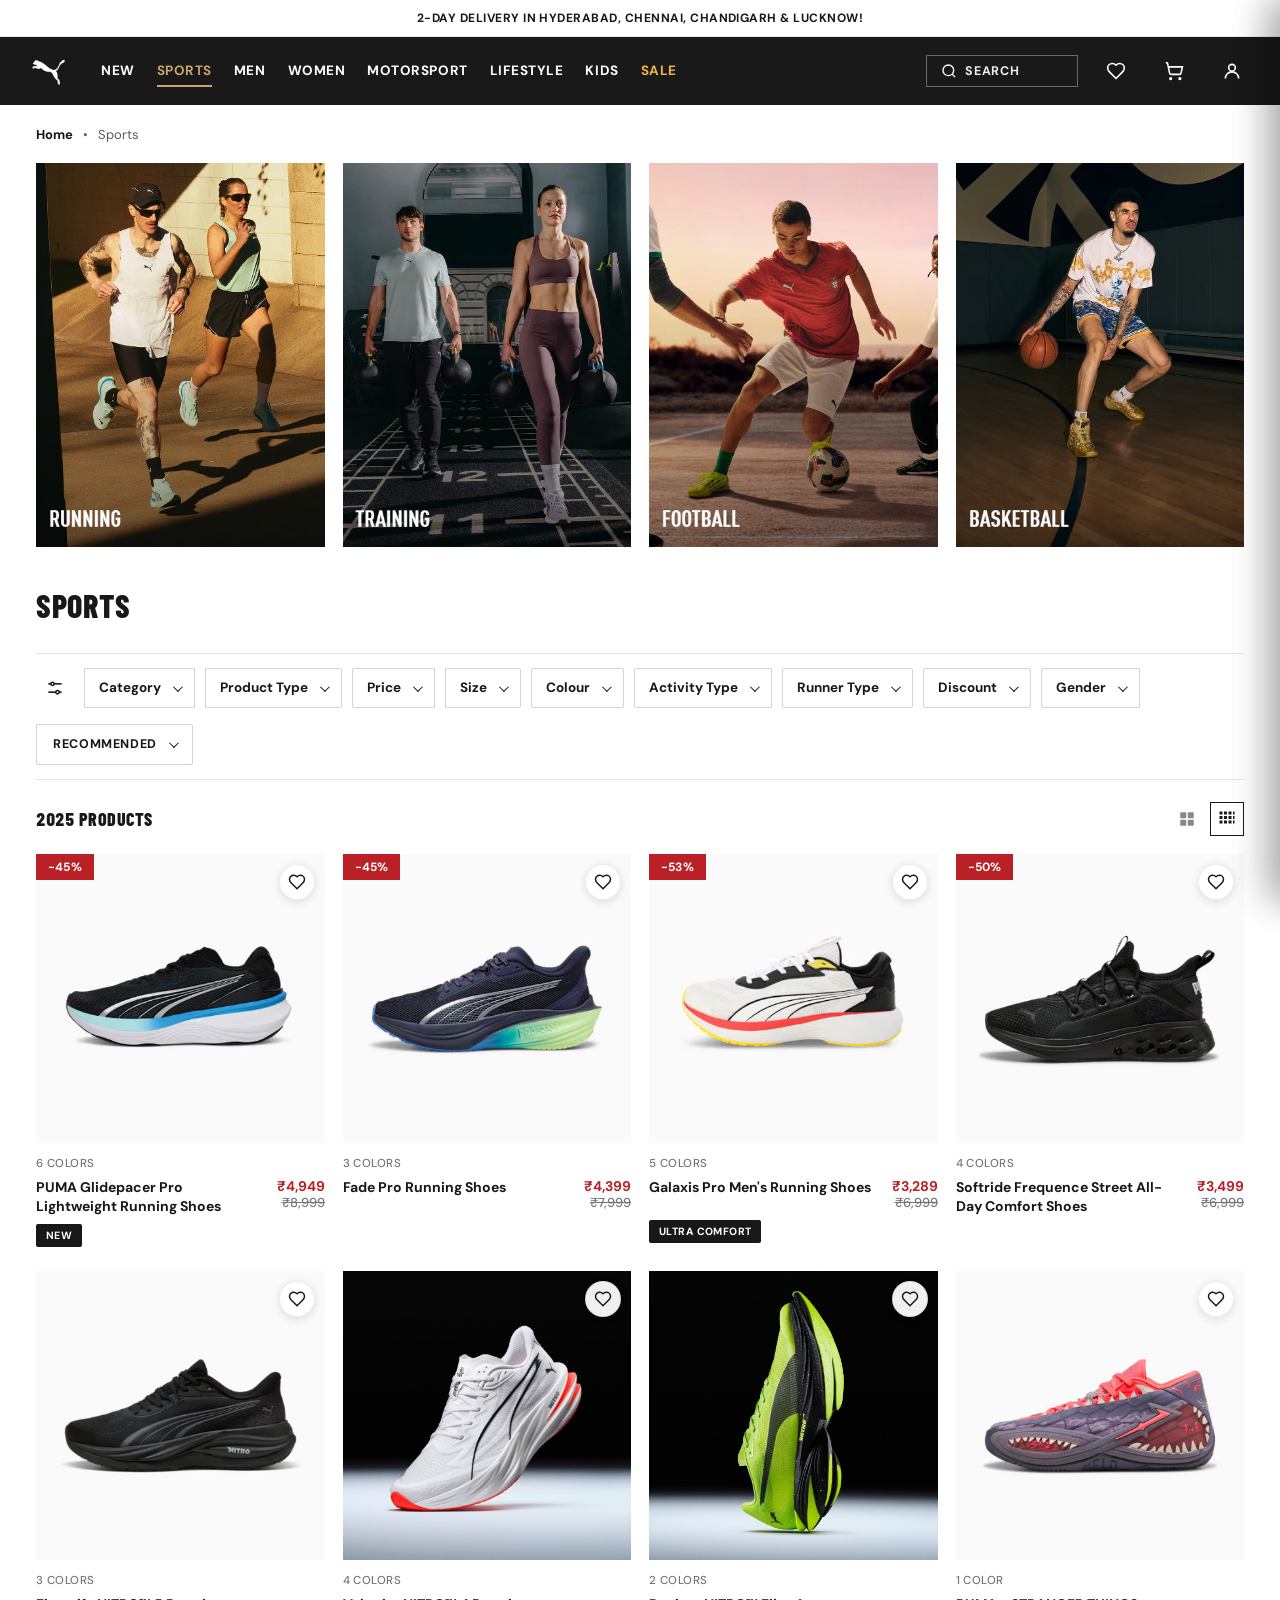
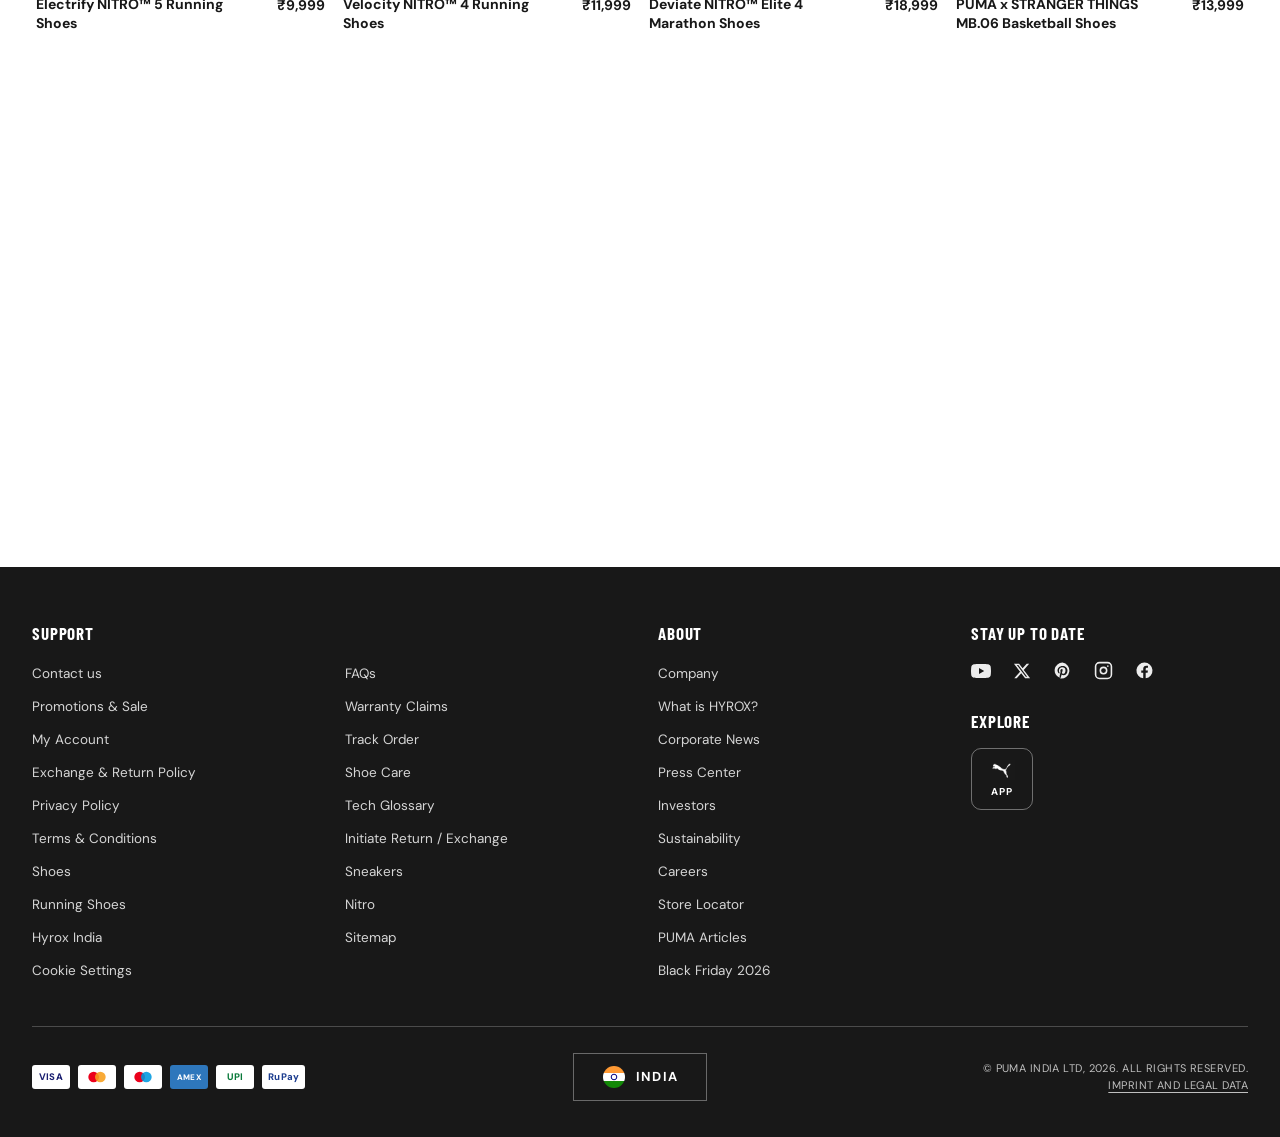
<file: sports.html>
<!doctype html>
<html lang="en">

<head>
  <meta charset="UTF-8" />
  <meta name="viewport" content="width=device-width, initial-scale=1.0" />
  <title>Sports — PUMA India Storefront Clone</title>
  <meta name="description"
    content="PUMA India Sports store featuring Running, Training, Football, Cricket, Basketball, and Badminton footwear and gear with pure-CSS filter sidebars." />
  <link rel="preconnect" href="https://fonts.googleapis.com" />
  <link rel="preconnect" href="https://fonts.gstatic.com" crossorigin />
  <link
    href="https://fonts.googleapis.com/css2?family=Barlow+Condensed:wght@600;700;800&family=DM+Sans:wght@400;500;600;700&display=swap"
    rel="stylesheet" />
  <link rel="stylesheet" href="puma.css" />
</head>

<body>
  <input type="checkbox" id="nav-drawer-toggle" class="sr-only" aria-hidden="true" />

  <!-- Announcement Bar -->
  <div class="promo-bar">2-DAY DELIVERY IN HYDERABAD, CHENNAI, CHANDIGARH &amp; LUCKNOW!</div>

  <!-- Responsive Navigation Header -->
  <header class="site-header">
    <div class="header-inner">
      <div class="header-left">
        <label for="nav-drawer-toggle" class="mobile-menu-trigger" aria-label="Open navigation menu">
          <svg width="24" height="24" viewBox="0 0 24 24" fill="none" stroke="currentColor" stroke-width="2">
            <line x1="3" y1="6" x2="21" y2="6" />
            <line x1="3" y1="12" x2="21" y2="12" />
            <line x1="3" y1="18" x2="21" y2="18" />
          </svg>
        </label>

        <a href="index.html" class="brand-logo" aria-label="PUMA Home">
          <img src="assets/aistudio/image_b6153493.png" alt="PUMA Logo" width="45" height="36" />
        </a>

        <nav class="primary-nav" aria-label="Main navigation">
          <div class="nav-item">
            <a href="new-season.html" class="nav-link">NEW</a>
            <div class="mega-menu">
              <div class="mega-grid--new">
                <ul class="mega-links">
                  <li><a href="new-season.html">Men's New Arrivals</a></li>
                  <li><a href="new-season.html">Women's New Arrivals</a></li>
                  <li><a href="new-season.html">Kid's New Arrivals</a></li>
                  <li><a href="new-season.html">NITRO ⚡</a></li>
                </ul>
                <ul class="mega-links">
                  <li><a href="new-season.html">SPEEDCAT</a></li>
                  <li><a href="new-season.html">PALERMO</a></li>
                  <li><a href="new-season.html">SUEDE</a></li>
                  <li><a href="new-season.html">PUMA PROJECT3</a></li>
                </ul>
                <ul class="mega-links">
                  <li><a href="new-season.html">PUMA x McLAREN RACING James Hunt Collection</a></li>
                  <li><a href="new-season.html">PUMA x STRANGER THINGS</a></li>
                </ul>
              </div>
            </div>
          </div>

          <div class="nav-item">
            <a href="sports.html" class="nav-link nav-link--active" aria-current="page">SPORTS</a>
            <div class="mega-menu">
              <div class="mega-scroll-wrap">
                <div class="mega-grid--sports">
                  <div>
                    <div class="mega-heading">Running</div>
                    <ul class="mega-links">
                      <li><a href="sports.html">Shop All Running</a></li>
                      <li><a href="sports.html">NITRO™ ⚡</a></li>
                      <li><a href="sports.html">Carbon-Plated-Nitro</a></li>
                      <li><a href="sports.html">Road Running</a></li>
                      <li><a href="sports.html">Race Day</a></li>
                      <li><a href="sports.html">Trail Running</a></li>
                      <li><a href="sports.html">Track &amp; Field</a></li>
                      <li><a href="sports.html">Clothing</a></li>
                      <li><a href="sports.html">Accessories</a></li>
                      <li><a href="sports.html">Seasons Collection</a></li>
                      <li><a href="sports.html">Run Club</a></li>
                      <li><a href="sports.html">PUMA PROJECT3</a></li>
                    </ul>
                  </div>

                  <div>
                    <div class="mega-heading">Training</div>
                    <ul class="mega-links">
                      <li><a href="sports.html">Training Store</a></li>
                      <li><a href="sports.html">Gym Wear</a></li>
                      <li><a href="sports.html">PUMA x HYROX</a></li>
                      <li><a href="sports.html">Shoes</a></li>
                      <li><a href="sports.html">Gym Bags &amp; Accessories</a></li>
                      <li><a href="sports.html">Yoga</a></li>
                    </ul>
                  </div>

                  <div>
                    <div class="mega-heading">Football</div>
                    <ul class="mega-links">
                      <li><a href="sports.html">Football Store</a></li>
                      <li><a href="sports.html">Bengaluru FC</a></li>
                      <li><a href="sports.html">Manchester City FC</a></li>
                      <li><a href="sports.html">Portugal</a></li>
                      <li><a href="sports.html">AC Milan</a></li>
                      <li><a href="sports.html">BVB</a></li>
                      <li><a href="sports.html">Mumbai City FC</a></li>
                      <li><a href="sports.html">Firm/Artificial Ground Boots</a></li>
                      <li><a href="sports.html">Turf Trainers</a></li>
                      <li><a href="sports.html">Indoor Shoes</a></li>
                      <li><a href="sports.html">Clothing</a></li>
                      <li><a href="sports.html">Footballs &amp; Accessories</a></li>
                      <li><a href="sports.html">National Team Kits</a></li>
                    </ul>
                  </div>

                  <div>
                    <div class="mega-heading">Cricket</div>
                    <ul class="mega-links">
                      <li><a href="sports.html">PUMA x RCB</a></li>
                      <li><a href="sports.html">PUMA x DELHI CAPITALS</a></li>
                      <li><a href="sports.html">Cricket Shoes - Rubber</a></li>
                      <li><a href="sports.html">Cricket Shoes - Spike</a></li>
                      <li><a href="sports.html">Clothing</a></li>
                      <li><a href="sports.html">Cricket Gear &amp; Accessories</a></li>
                      <li><a href="sports.html">Cricket Store</a></li>
                    </ul>
                  </div>

                  <div>
                    <div class="mega-heading">Basketball</div>
                    <ul class="mega-links">
                      <li><a href="sports.html">Shoes</a></li>
                      <li><a href="sports.html">Clothing</a></li>
                    </ul>
                  </div>

                  <div>
                    <div class="mega-heading">Badminton</div>
                    <ul class="mega-links">
                      <li><a href="sports.html">Non-marking Shoes</a></li>
                      <li><a href="sports.html">Badminton Store</a></li>
                    </ul>
                  </div>

                  <div>
                    <div class="mega-heading">Running Guides</div>
                    <ul class="mega-links">
                      <li><a href="sports.html">Select Your First Running Shoes</a></li>
                      <li><a href="sports.html">Beginner's Guide to Running</a></li>
                      <li><a href="sports.html">10K Running Guide &amp; Training Plan</a></li>
                      <li><a href="sports.html">Marathon Running Shoes Guide</a></li>
                      <li><a href="sports.html">Carbon Plate Running Shoes Guide</a></li>
                      <li><a href="sports.html">Flat Feet Running Shoes Guide</a></li>
                      <li><a href="sports.html">Wide Feet Running Shoes Guide</a></li>
                    </ul>
                  </div>
                </div>
              </div>
            </div>
          </div>

          <!-- MEN -->
          <div class="nav-item">
            <a href="men.html" class="nav-link">MEN</a>
            <div class="mega-menu">
              <div class="mega-grid--5">
                <div>
                  <div class="mega-heading">Shoes</div>
                  <ul class="mega-links">
                    <li><a href="new-season.html">All Men's Shoes</a></li>
                    <li><a href="sports.html">Running Shoes</a></li>
                    <li><a href="new-season.html">NITRO™ Running ⚡</a></li>
                    <li><a href="new-season.html">Sneakers &amp; Classics</a></li>
                    <li><a href="new-season.html">Palermo</a></li>
                    <li><a href="new-season.html">Speedcat OG</a></li>
                    <li><a href="new-season.html">Suede</a></li>
                    <li><a href="sports.html">Training &amp; Gym Shoes</a></li>
                    <li><a href="sports.html">Football Boots</a></li>
                    <li><a href="sports.html">Cricket Shoes</a></li>
                    <li><a href="sports.html">Badminton &amp; Tennis</a></li>
                    <li><a href="new-season.html">Slides &amp; Sandals</a></li>
                  </ul>
                </div>

                <div>
                  <div class="mega-heading">Clothing</div>
                  <ul class="mega-links">
                    <li><a href="new-season.html">All Men's Clothing</a></li>
                    <li><a href="new-season.html">T-Shirts &amp; Polos</a></li>
                    <li><a href="new-season.html">Shorts</a></li>
                    <li><a href="new-season.html">Track Pants &amp; Joggers</a></li>
                    <li><a href="new-season.html">Sweatshirts &amp; Hoodies</a></li>
                    <li><a href="new-season.html">Jackets &amp; Windbreakers</a></li>
                    <li><a href="sports.html">Football Jerseys</a></li>
                    <li><a href="sports.html">Cricket Team Kits</a></li>
                    <li><a href="sports.html">Gym Wear &amp; Tanks</a></li>
                    <li><a href="new-season.html">Innerwear &amp; Loungewear</a></li>
                  </ul>
                </div>

                <div>
                  <div class="mega-heading">Sports</div>
                  <ul class="mega-links">
                    <li><a href="sports.html">Running Store</a></li>
                    <li><a href="sports.html">Training &amp; Gym</a></li>
                    <li><a href="sports.html">Football Store</a></li>
                    <li><a href="sports.html">Cricket Store</a></li>
                    <li><a href="sports.html">Basketball</a></li>
                    <li><a href="sports.html">Badminton</a></li>
                    <li><a href="sports.html">PUMA x HYROX</a></li>
                    <li><a href="motorsport.html">Motorsport Racing</a></li>
                  </ul>
                </div>

                <div>
                  <div class="mega-heading">Accessories</div>
                  <ul class="mega-links">
                    <li><a href="new-season.html">All Accessories</a></li>
                    <li><a href="new-season.html">Backpacks &amp; Bags</a></li>
                    <li><a href="new-season.html">Caps &amp; Beanies</a></li>
                    <li><a href="new-season.html">Socks (Multi-packs)</a></li>
                    <li><a href="new-season.html">Water Bottles &amp; Shakers</a></li>
                    <li><a href="new-season.html">Wallets &amp; Belts</a></li>
                    <li><a href="sports.html">Gym Gloves &amp; Gear</a></li>
                  </ul>
                </div>

                <div>
                  <div class="mega-heading">Featured</div>
                  <ul class="mega-links">
                    <li><a href="new-season.html">Men's New Arrivals</a></li>
                    <li><a href="new-season.html">Bestsellers</a></li>
                    <li><a href="new-season.html">Speedcat Collection</a></li>
                    <li><a href="new-season.html">PUMA x STRANGER THINGS</a></li>
                    <li><a href="new-season.html">PUMA x McLAREN RACING</a></li>
                    <li><a href="sports.html">PUMA x RCB Official</a></li>
                    <li><a href="sports.html">Manchester City FC Kits</a></li>
                    <li><a href="motorsport.html">Scuderia Ferrari HP</a></li>
                  </ul>
                </div>
              </div>
            </div>
          </div>

          <!-- WOMEN -->
          <div class="nav-item">
            <a href="women.html" class="nav-link">WOMEN</a>
            <div class="mega-menu">
              <div class="mega-grid--5">
                <div>
                  <div class="mega-heading">Shoes</div>
                  <ul class="mega-links">
                    <li><a href="new-season.html">All Women's Shoes</a></li>
                    <li><a href="sports.html">Running Shoes</a></li>
                    <li><a href="new-season.html">NITRO™ Running ⚡</a></li>
                    <li><a href="new-season.html">Speedcat &amp; Ballet</a></li>
                    <li><a href="new-season.html">Palermo</a></li>
                    <li><a href="new-season.html">Suede Classics</a></li>
                    <li><a href="new-season.html">Platform &amp; Chunky Sneakers</a></li>
                    <li><a href="sports.html">Walking &amp; Gym Shoes</a></li>
                    <li><a href="new-season.html">Slides &amp; Flip-Flops</a></li>
                    <li><a href="sports.html">Badminton &amp; Court</a></li>
                  </ul>
                </div>

                <div>
                  <div class="mega-heading">Clothing</div>
                  <ul class="mega-links">
                    <li><a href="new-season.html">All Women's Clothing</a></li>
                    <li><a href="new-season.html">T-Shirts &amp; Tops</a></li>
                    <li><a href="new-season.html">Sports Bras</a></li>
                    <li><a href="new-season.html">Leggings &amp; Tights</a></li>
                    <li><a href="new-season.html">Shorts &amp; Skirts</a></li>
                    <li><a href="new-season.html">Sweatshirts &amp; Hoodies</a></li>
                    <li><a href="new-season.html">Jackets &amp; Outerwear</a></li>
                    <li><a href="new-season.html">Tracksuits &amp; Loungewear</a></li>
                    <li><a href="new-season.html">Dresses &amp; Jumpsuits</a></li>
                  </ul>
                </div>

                <div>
                  <div class="mega-heading">Sports</div>
                  <ul class="mega-links">
                    <li><a href="sports.html">Running Store</a></li>
                    <li><a href="sports.html">Training &amp; Gym</a></li>
                    <li><a href="sports.html">Yoga &amp; Studio</a></li>
                    <li><a href="sports.html">Badminton</a></li>
                    <li><a href="sports.html">Walking &amp; Everyday</a></li>
                    <li><a href="sports.html">PUMA x HYROX</a></li>
                  </ul>
                </div>

                <div>
                  <div class="mega-heading">Accessories</div>
                  <ul class="mega-links">
                    <li><a href="new-season.html">All Women's Accessories</a></li>
                    <li><a href="new-season.html">Tote Bags &amp; Shoppers</a></li>
                    <li><a href="new-season.html">Backpacks &amp; Waist Bags</a></li>
                    <li><a href="new-season.html">Caps &amp; Headbands</a></li>
                    <li><a href="new-season.html">Socks &amp; Training Gloves</a></li>
                    <li><a href="sports.html">Yoga Mats &amp; Bottles</a></li>
                  </ul>
                </div>

                <div>
                  <div class="mega-heading">Featured</div>
                  <ul class="mega-links">
                    <li><a href="new-season.html">Women's New Arrivals</a></li>
                    <li><a href="new-season.html">Speedcat VTG x ROSÉ</a></li>
                    <li><a href="new-season.html">Palermo Pastel Pack</a></li>
                    <li><a href="new-season.html">Softride Comfort Series</a></li>
                    <li><a href="new-season.html">Studio Luxe Collection</a></li>
                    <li><a href="new-season.html">PUMA SELECT Women</a></li>
                  </ul>
                </div>
              </div>
            </div>
          </div>

          <!-- MOTORSPORT -->
          <div class="nav-item">
            <a href="motorsport.html" class="nav-link">MOTORSPORT</a>
            <div class="mega-menu">
              <div class="mega-grid">
                <div>
                  <div class="mega-heading">Teams &amp; Brands</div>
                  <ul class="mega-links">
                    <li><a href="motorsport.html">Scuderia Ferrari HP</a></li>
                    <li><a href="new-season.html">Mercedes-AMG PETRONAS F1</a></li>
                    <li><a href="new-season.html">BMW M Motorsport</a></li>
                    <li><a href="new-season.html">Porsche Legacy</a></li>
                    <li><a href="new-season.html">McLaren Racing</a></li>
                    <li><a href="new-season.html">Williams Racing</a></li>
                  </ul>
                </div>

                <div>
                  <div class="mega-heading">Footwear</div>
                  <ul class="mega-links">
                    <li><a href="new-season.html">Speedcat OG</a></li>
                    <li><a href="new-season.html">Speedcat Mid &amp; Low</a></li>
                    <li><a href="new-season.html">Neo Cat &amp; Drift Cat</a></li>
                    <li><a href="new-season.html">Future Cat Classics</a></li>
                    <li><a href="new-season.html">Kart Cat Track Shoes</a></li>
                    <li><a href="motorsport.html">Ferrari Official Footwear</a></li>
                    <li><a href="new-season.html">BMW M Motorsport Shoes</a></li>
                  </ul>
                </div>

                <div>
                  <div class="mega-heading">Apparel</div>
                  <ul class="mega-links">
                    <li><a href="new-season.html">F1 Team Replica Polos</a></li>
                    <li><a href="new-season.html">Graphic Tees &amp; Pit Shirts</a></li>
                    <li><a href="new-season.html">Track Jackets &amp; Sweaters</a></li>
                    <li><a href="new-season.html">Hoodies &amp; Zip-Ups</a></li>
                    <li><a href="new-season.html">Race Day Pants &amp; Shorts</a></li>
                    <li><a href="new-season.html">Team Caps &amp; Headwear</a></li>
                  </ul>
                </div>

                <div>
                  <div class="mega-heading">Exclusive Drops</div>
                  <ul class="mega-links">
                    <li><a href="new-season.html">James Hunt x McLaren Racing</a></li>
                    <li><a href="motorsport.html">Scuderia Ferrari Miami Special</a></li>
                    <li><a href="new-season.html">50 Years of BMW M</a></li>
                    <li><a href="new-season.html">Porsche 911 Turbo 50Y</a></li>
                    <li><a href="new-season.html">Motorsport Bags &amp; Backpacks</a></li>
                  </ul>
                </div>
              </div>
            </div>
          </div>

          <!-- LIFESTYLE -->
          <div class="nav-item">
            <a href="lifestyle.html" class="nav-link">LIFESTYLE</a>
            <div class="mega-menu">
              <div class="mega-grid">
                <div>
                  <div class="mega-heading">Iconic Silhouettes</div>
                  <ul class="mega-links">
                    <li><a href="new-season.html">Palermo</a></li>
                    <li><a href="new-season.html">Suede Classic</a></li>
                    <li><a href="new-season.html">Speedcat</a></li>
                    <li><a href="new-season.html">Slipstream</a></li>
                    <li><a href="new-season.html">CA Pro</a></li>
                    <li><a href="new-season.html">Clyde</a></li>
                    <li><a href="new-season.html">Easy Rider</a></li>
                    <li><a href="new-season.html">Blktop Rider</a></li>
                  </ul>
                </div>

                <div>
                  <div class="mega-heading">Footwear Styles</div>
                  <ul class="mega-links">
                    <li><a href="new-season.html">Retro Court Sneakers</a></li>
                    <li><a href="new-season.html">Platform &amp; Chunky Shoes</a></li>
                    <li><a href="new-season.html">Low Profile Terrace Shoes</a></li>
                    <li><a href="new-season.html">Suede &amp; Gum Sole</a></li>
                    <li><a href="new-season.html">Slip-Ons &amp; Slides</a></li>
                    <li><a href="new-season.html">Archive Reissues</a></li>
                  </ul>
                </div>

                <div>
                  <div class="mega-heading">Streetwear Apparel</div>
                  <ul class="mega-links">
                    <li><a href="new-season.html">Oversized Graphic Tees</a></li>
                    <li><a href="new-season.html">Cargo Pants &amp; Parachutes</a></li>
                    <li><a href="new-season.html">Archive Tracksuits &amp; T7</a></li>
                    <li><a href="new-season.html">Retro Sweatshirts &amp; Hoodies</a></li>
                    <li><a href="new-season.html">Varsity &amp; Bomber Jackets</a></li>
                    <li><a href="new-season.html">Street Caps &amp; Buckets</a></li>
                  </ul>
                </div>

                <div>
                  <div class="mega-heading">Collaborations</div>
                  <ul class="mega-links">
                    <li><a href="new-season.html">PUMA x STRANGER THINGS</a></li>
                    <li><a href="new-season.html">PUMA x ROSÉ</a></li>
                    <li><a href="new-season.html">PUMA SELECT</a></li>
                    <li><a href="new-season.html">PUMA PROJECT3</a></li>
                    <li><a href="new-season.html">PUMA x PALM TREE CREW</a></li>
                    <li><a href="new-season.html">PUMA x PLEASURES</a></li>
                  </ul>
                </div>
              </div>
            </div>
          </div>

          <!-- KIDS -->
          <div class="nav-item">
            <a href="kids.html" class="nav-link">KIDS</a>
            <div class="mega-menu">
              <div class="mega-grid">
                <div>
                  <div class="mega-heading">Boys (4-16 Y)</div>
                  <ul class="mega-links">
                    <li><a href="new-season.html">All Boys' Shoes</a></li>
                    <li><a href="new-season.html">Sneakers &amp; Classics</a></li>
                    <li><a href="sports.html">Running Shoes</a></li>
                    <li><a href="sports.html">Football Boots</a></li>
                    <li><a href="new-season.html">T-Shirts &amp; Polos</a></li>
                    <li><a href="new-season.html">Shorts &amp; Track Pants</a></li>
                    <li><a href="new-season.html">Hoodies &amp; Jackets</a></li>
                  </ul>
                </div>

                <div>
                  <div class="mega-heading">Girls (4-16 Y)</div>
                  <ul class="mega-links">
                    <li><a href="new-season.html">All Girls' Shoes</a></li>
                    <li><a href="new-season.html">Sneakers &amp; Lifestyle</a></li>
                    <li><a href="sports.html">Running Shoes</a></li>
                    <li><a href="new-season.html">Sandals &amp; Slides</a></li>
                    <li><a href="new-season.html">Tops &amp; T-Shirts</a></li>
                    <li><a href="new-season.html">Tights &amp; Shorts</a></li>
                    <li><a href="new-season.html">Tracksuits &amp; Sets</a></li>
                  </ul>
                </div>

                <div>
                  <div class="mega-heading">Infants (0-4 Y)</div>
                  <ul class="mega-links">
                    <li><a href="new-season.html">Infant Hook &amp; Loop Shoes</a></li>
                    <li><a href="new-season.html">First Walkers &amp; Crib</a></li>
                    <li><a href="new-season.html">Baby Clothing Sets</a></li>
                    <li><a href="new-season.html">Mini Suede &amp; Palermo</a></li>
                    <li><a href="new-season.html">Kids Softride</a></li>
                  </ul>
                </div>

                <div>
                  <div class="mega-heading">Popular</div>
                  <ul class="mega-links">
                    <li><a href="new-season.html">Back to School</a></li>
                    <li><a href="new-season.html">Softride Kids Comfort</a></li>
                    <li><a href="new-season.html">Character Collabs</a></li>
                    <li><a href="sports.html">Manchester City Kids Kits</a></li>
                    <li><a href="motorsport.html">Scuderia Ferrari Kids</a></li>
                    <li><a href="index.html#trending-now">Kids Sale (Up to 50% Off)</a></li>
                  </ul>
                </div>
              </div>
            </div>
          </div>

          <!-- SALE -->
          <div class="nav-item">
            <a href="sale.html" class="nav-link nav-link--sale">SALE</a>
            <div class="mega-menu">
              <div class="mega-grid">
                <div>
                  <div class="mega-heading">Shop By Department</div>
                  <ul class="mega-links">
                    <li><a href="new-season.html">Men's Sale <span class="mega-badge-sale">UP TO 50%</span></a></li>
                    <li><a href="new-season.html">Women's Sale <span class="mega-badge-sale">UP TO 50%</span></a></li>
                    <li><a href="new-season.html">Kids' Sale <span class="mega-badge-sale">UP TO 60%</span></a></li>
                    <li><a href="new-season.html">Footwear Clearance</a></li>
                    <li><a href="new-season.html">Clothing Sale</a></li>
                    <li><a href="new-season.html">Accessories Under ₹999</a></li>
                    <li><a href="index.html#trending-now">Deals of the Week</a></li>
                  </ul>
                </div>

                <div>
                  <div class="mega-heading">Shop By Discount</div>
                  <ul class="mega-links">
                    <li><a href="new-season.html">Flat 30% Off</a></li>
                    <li><a href="new-season.html">Flat 40% Off</a></li>
                    <li><a href="new-season.html">Flat 50% Off &amp; Above</a></li>
                    <li><a href="new-season.html">Extra 5% Off on Prepaid</a></li>
                    <li><a href="new-season.html">Buy 2 Get Extra 10%</a></li>
                    <li><a href="index.html#trending-now">Outlet Specials</a></li>
                  </ul>
                </div>

                <div>
                  <div class="mega-heading">Shop By Price</div>
                  <ul class="mega-links">
                    <li><a href="new-season.html">Under ₹1,499</a></li>
                    <li><a href="new-season.html">Under ₹1,999 (Free Delivery)</a></li>
                    <li><a href="new-season.html">₹1,999 - ₹3,499</a></li>
                    <li><a href="new-season.html">₹3,499 - ₹5,999</a></li>
                    <li><a href="new-season.html">Premium Footwear Under ₹6,999</a></li>
                  </ul>
                </div>

                <div>
                  <div class="mega-heading">Trending Deals</div>
                  <ul class="mega-links">
                    <li><a href="new-season.html">Speedcat &amp; Terrace Deals</a></li>
                    <li><a href="sports.html">Running NITRO™ On Sale</a></li>
                    <li><a href="motorsport.html">Motorsport Clearance</a></li>
                    <li><a href="new-season.html">Winterwear Clearance</a></li>
                    <li><a href="index.html#trending-now">Court Shatter Low (From ₹4,999)</a></li>
                    <li><a href="index.html#trending-now">PROFOAM Galactic (From ₹4,499)</a></li>
                  </ul>
                </div>
              </div>
            </div>
          </div>
        </nav>
      </div>

      <div class="header-right">
        <form action="#sp-grid" class="search-box" role="search">
          <svg width="16" height="16" viewBox="0 0 24 24" fill="none" stroke="currentColor" stroke-width="2"
            aria-hidden="true">
            <circle cx="11" cy="11" r="8" />
            <path d="m21 21-4.3-4.3" />
          </svg>
          <label for="sp-search" class="sr-only">Search PUMA sports products</label>
          <input id="sp-search" type="search" class="search-input" placeholder="SEARCH" />
        </form>

        <button type="button" class="icon-btn" id="wishlistButton" aria-label="Wishlist">
          <svg width="20" height="20" viewBox="0 0 24 24" fill="none" stroke="currentColor" stroke-width="1.9">
            <path
              d="M19 14c1.49-1.46 3-3.21 3-5.5A5.5 5.5 0 0 0 16.5 3c-1.76 0-3 .5-4.5 2-1.5-1.5-2.74-2-4.5-2A5.5 5.5 0 0 0 2 8.5c0 2.3 1.5 4.05 3 5.5l7 7Z" />
          </svg>
          <span class="badge-count" id="wishlistCount" data-empty="true">0</span>
        </button>

        <button type="button" class="icon-btn" id="cartButton" aria-label="Shopping Cart">
          <svg width="20" height="20" viewBox="0 0 24 24" fill="none" stroke="currentColor" stroke-width="1.9">
            <circle cx="8" cy="21" r="1" />
            <circle cx="19" cy="21" r="1" />
            <path d="M2.05 2.05h2l2.66 12.42a2 2 0 0 0 2 1.58h9.78a2 2 0 0 0 1.95-1.57l1.65-7.43H5.12" />
          </svg>
          <span class="badge-count" id="cartCount" data-empty="true">0</span>
        </button>

        <button type="button" class="icon-btn" id="accountButton" aria-label="My Account">
          <svg width="20" height="20" viewBox="0 0 24 24" fill="none" stroke="currentColor" stroke-width="1.9">
            <circle cx="12" cy="8" r="4" />
            <path d="M20 21a8 8 0 0 0-16 0" />
          </svg>
          <span class="account-dot" id="accountDot" aria-hidden="true"></span>
        </button>
      </div>
    </div>
  </header>

  <!-- Mobile Navigation Drawer -->
  <div class="mobile-nav-drawer" aria-label="Mobile Navigation">
    <label for="nav-drawer-toggle" class="mobile-nav-backdrop" aria-label="Close navigation menu"></label>
    <div class="mobile-nav-panel">
      <div class="mobile-drawer-head">
        <span class="footer-col-title" style="margin: 0">PUMA MENU</span>
        <label for="nav-drawer-toggle" class="mobile-drawer-close" aria-label="Close menu">
          <svg width="24" height="24" viewBox="0 0 24 24" fill="none" stroke="currentColor" stroke-width="2">
            <path d="M18 6 6 18" />
            <path d="m6 6 12 12" />
          </svg>
        </label>
      </div>
      <nav class="mobile-drawer-links">
        <a href="index.html">HOME <span>&rsaquo;</span></a>
        <a href="new-season.html">NEW SEASON <span>&rsaquo;</span></a>
        <a href="sports.html">SPORTS <span>&rsaquo;</span></a>
        <a href="men.html">MEN <span>&rsaquo;</span></a>
        <a href="women.html">WOMEN <span>&rsaquo;</span></a>
        <a href="lifestyle.html">LIFESTYLE <span>&rsaquo;</span></a>
        <a href="sale.html" style="color: #f3b54b; font-weight: 800;">SALE <span>&rsaquo;</span></a>
      </nav>
    </div>
  </div>

  <!-- ===================================================================
         SPORTS PAGE CONTENT
         =================================================================== -->
  <main class="ns-page">
    <nav class="ns-breadcrumb" aria-label="Breadcrumb">
      <a href="index.html">Home</a>
      <span aria-hidden="true">&bull;</span>
      <span>Sports</span>
    </nav>

    <!-- Pure-CSS Filter & View Controls -->
    <input type="checkbox" id="sp-sidebar-toggle" class="sr-only" aria-hidden="true" />

    <input type="radio" name="sp-grid-mode" id="sp-grid-2" class="sr-only" />
    <input type="radio" name="sp-grid-mode" id="sp-grid-4" class="sr-only" checked />

    <input type="radio" name="sp-cat" id="sp-cat-all" class="sr-only" checked />
    <input type="radio" name="sp-cat" id="sp-cat-running" class="sr-only" />
    <input type="radio" name="sp-cat" id="sp-cat-training" class="sr-only" />
    <input type="radio" name="sp-cat" id="sp-cat-football" class="sr-only" />
    <input type="radio" name="sp-cat" id="sp-cat-basketball" class="sr-only" />

    <input type="radio" name="sp-gen" id="sp-gen-all" class="sr-only" checked />
    <input type="radio" name="sp-gen" id="sp-gen-men" class="sr-only" />
    <input type="radio" name="sp-gen" id="sp-gen-women" class="sr-only" />

    <input type="radio" name="sp-price" id="sp-price-all" class="sr-only" checked />
    <input type="radio" name="sp-price" id="sp-price-under4k" class="sr-only" />
    <input type="radio" name="sp-price" id="sp-price-4k8k" class="sr-only" />
    <input type="radio" name="sp-price" id="sp-price-over8k" class="sr-only" />

    <input type="radio" name="sp-col" id="sp-col-all" class="sr-only" checked />
    <input type="radio" name="sp-col" id="sp-col-black" class="sr-only" />
    <input type="radio" name="sp-col" id="sp-col-white" class="sr-only" />
    <input type="radio" name="sp-col" id="sp-col-blue" class="sr-only" />

    <!-- 4 Portrait Sport Category Cards (Click to filter below!) -->
    <section class="sp-portrait-grid" aria-label="Shop by Sport">
      <label for="sp-cat-running" class="sp-portrait-card" title="Filter Running">
        <img src="assets/puma/sp_running.jpg" alt="PUMA Running" />
      </label>
      <label for="sp-cat-training" class="sp-portrait-card" title="Filter Training">
        <img src="assets/puma/sp_training.jpg" alt="PUMA Training" />
      </label>
      <label for="sp-cat-football" class="sp-portrait-card" title="Filter Football">
        <img src="assets/puma/sp_football.jpg" alt="PUMA Football" />
      </label>
      <label for="sp-cat-basketball" class="sp-portrait-card" title="Filter Basketball">
        <img src="assets/puma/sp_basketball.jpg" alt="PUMA Basketball" />
      </label>
    </section>

    <h1 class="ns-title">SPORTS</h1>

    <!-- Filter Toolbar Row -->
    <div class="ns-toolbar">
      <div class="ns-filter-pills">
        <label for="sp-sidebar-toggle" class="ns-sliders-btn" title="Toggle Filter Sidebar"
          aria-label="Toggle Filter Sidebar">
          <svg width="20" height="20" viewBox="0 0 24 24" fill="none" stroke="currentColor" stroke-width="1.9">
            <line x1="4" y1="7" x2="20" y2="7" />
            <circle cx="9" cy="7" r="2" fill="#ffffff" />
            <line x1="4" y1="17" x2="20" y2="17" />
            <circle cx="15" cy="17" r="2" fill="#ffffff" />
          </svg>
        </label>

        <details class="ns-dropdown">
          <summary>Category</summary>
          <div class="ns-dropdown-panel">
            <label for="sp-cat-all" class="filter-option-label">All Sports</label>
            <label for="sp-cat-running" class="filter-option-label">Running</label>
            <label for="sp-cat-training" class="filter-option-label">Training &amp; Gym</label>
            <label for="sp-cat-football" class="filter-option-label">Football</label>
            <label for="sp-cat-basketball" class="filter-option-label">Basketball</label>
          </div>
        </details>

        <details class="ns-dropdown">
          <summary>Product Type</summary>
          <div class="ns-dropdown-panel">
            <label for="sp-cat-all" class="filter-option-label">All Footwear</label>
            <label for="sp-cat-running" class="filter-option-label">Running Shoes</label>
            <label for="sp-cat-training" class="filter-option-label">Training Shoes</label>
          </div>
        </details>

        <details class="ns-dropdown">
          <summary>Price</summary>
          <div class="ns-dropdown-panel">
            <label for="sp-price-all" class="filter-option-label">All Prices</label>
            <label for="sp-price-under4k" class="filter-option-label">Under ₹4,000</label>
            <label for="sp-price-4k8k" class="filter-option-label">₹4,000 – ₹8,000</label>
            <label for="sp-price-over8k" class="filter-option-label">Above ₹8,000</label>
          </div>
        </details>

        <details class="ns-dropdown">
          <summary>Size</summary>
          <div class="ns-dropdown-panel">
            <label for="sp-cat-all" class="filter-option-label">UK 6 / UK 7 / UK 8</label>
            <label for="sp-cat-all" class="filter-option-label">UK 9 / UK 10 / UK 11</label>
          </div>
        </details>

        <details class="ns-dropdown">
          <summary>Colour</summary>
          <div class="ns-dropdown-panel">
            <label for="sp-col-all" class="filter-option-label">All Colours</label>
            <label for="sp-col-black" class="filter-option-label">Black</label>
            <label for="sp-col-white" class="filter-option-label">White</label>
            <label for="sp-col-blue" class="filter-option-label">Blue &amp; Navy</label>
          </div>
        </details>

        <details class="ns-dropdown">
          <summary>Activity Type</summary>
          <div class="ns-dropdown-panel">
            <label for="sp-cat-all" class="filter-option-label">All Activities</label>
            <label for="sp-cat-running" class="filter-option-label">Road &amp; Marathon</label>
            <label for="sp-cat-training" class="filter-option-label">HYROX &amp; Gym</label>
          </div>
        </details>

        <details class="ns-dropdown">
          <summary>Runner Type</summary>
          <div class="ns-dropdown-panel">
            <label for="sp-cat-running" class="filter-option-label">Neutral</label>
            <label for="sp-cat-running" class="filter-option-label">Race Day Carbon</label>
          </div>
        </details>

        <details class="ns-dropdown">
          <summary>Discount</summary>
          <div class="ns-dropdown-panel">
            <label for="sp-cat-all" class="filter-option-label">All Offers</label>
            <label for="sp-price-under4k" class="filter-option-label">50% Off &amp; Above</label>
          </div>
        </details>

        <details class="ns-dropdown">
          <summary>Gender</summary>
          <div class="ns-dropdown-panel">
            <label for="sp-gen-all" class="filter-option-label">All Genders</label>
            <label for="sp-gen-men" class="filter-option-label">Men</label>
            <label for="sp-gen-women" class="filter-option-label">Women</label>
          </div>
        </details>
      </div>

      <details class="ns-dropdown ns-dropdown--right">
        <summary class="ns-sort-summary">RECOMMENDED</summary>
        <div class="ns-dropdown-panel">
          <label for="sp-cat-all" class="filter-option-label">Recommended</label>
          <label for="sp-price-under4k" class="filter-option-label">Price: Low to High</label>
          <label for="sp-price-over8k" class="filter-option-label">Price: High to Low</label>
        </div>
      </details>
    </div>

    <!-- Count & Grid Switcher -->
    <div class="ns-meta-bar">
      <div class="ns-count">2025 PRODUCTS</div>
      <div class="ns-view-switch" role="group" aria-label="Grid layout switcher">
        <label for="sp-grid-2" class="ns-view-btn" title="2-column grid">
          <svg width="18" height="18" viewBox="0 0 24 24" fill="currentColor">
            <rect x="3" y="3" width="8" height="8" rx="1" />
            <rect x="13" y="3" width="8" height="8" rx="1" />
            <rect x="3" y="13" width="8" height="8" rx="1" />
            <rect x="13" y="13" width="8" height="8" rx="1" />
          </svg>
        </label>
        <label for="sp-grid-4" class="ns-view-btn" title="4-column grid">
          <svg width="18" height="18" viewBox="0 0 24 24" fill="currentColor">
            <rect x="2" y="2" width="4" height="4" />
            <rect x="8" y="2" width="4" height="4" />
            <rect x="14" y="2" width="4" height="4" />
            <rect x="20" y="2" width="2" height="4" />
            <rect x="2" y="8" width="4" height="4" />
            <rect x="8" y="8" width="4" height="4" />
            <rect x="14" y="8" width="4" height="4" />
            <rect x="20" y="8" width="2" height="4" />
            <rect x="2" y="14" width="4" height="4" />
            <rect x="8" y="14" width="4" height="4" />
            <rect x="14" y="14" width="4" height="4" />
            <rect x="20" y="14" width="2" height="4" />
          </svg>
        </label>
      </div>
    </div>

    <!-- Collapsible Left Filter Sidebar + Sports Product Grid -->
    <div class="ns-catalog-wrap">
      <aside class="ns-sidebar" aria-label="Sports Filter Sidebar">
        <div class="filter-sidebar-top">
          <span class="filter-sidebar-title">Filter Results</span>
          <label for="sp-sidebar-toggle" class="filter-close-mobile" style="display: inline-flex"
            aria-label="Close sidebar">
            <svg width="18" height="18" viewBox="0 0 24 24" fill="none" stroke="currentColor" stroke-width="2">
              <path d="M18 6 6 18" />
              <path d="m6 6 12 12" />
            </svg>
          </label>
        </div>

        <details class="filter-group" open>
          <summary>Sport</summary>
          <div class="filter-options">
            <label for="sp-cat-all" class="filter-option-label">
              <span class="filter-option-left"><span class="filter-indicator"></span>All Sports</span>
              <span class="filter-count">8</span>
            </label>
            <label for="sp-cat-running" class="filter-option-label">
              <span class="filter-option-left"><span class="filter-indicator"></span>Running</span>
              <span class="filter-count">6</span>
            </label>
            <label for="sp-cat-training" class="filter-option-label">
              <span class="filter-option-left"><span class="filter-indicator"></span>Training</span>
              <span class="filter-count">2</span>
            </label>
            <label for="sp-cat-football" class="filter-option-label">
              <span class="filter-option-left"><span class="filter-indicator"></span>Football</span>
              <span class="filter-count">1</span>
            </label>
            <label for="sp-cat-basketball" class="filter-option-label">
              <span class="filter-option-left"><span class="filter-indicator"></span>Basketball</span>
              <span class="filter-count">1</span>
            </label>
          </div>
        </details>

        <details class="filter-group" open>
          <summary>Gender</summary>
          <div class="filter-options">
            <label for="sp-gen-all" class="filter-option-label">
              <span class="filter-option-left"><span class="filter-indicator"></span>All</span>
              <span class="filter-count">8</span>
            </label>
            <label for="sp-gen-men" class="filter-option-label">
              <span class="filter-option-left"><span class="filter-indicator"></span>Men</span>
              <span class="filter-count">8</span>
            </label>
            <label for="sp-gen-women" class="filter-option-label">
              <span class="filter-option-left"><span class="filter-indicator"></span>Women</span>
              <span class="filter-count">5</span>
            </label>
          </div>
        </details>

        <details class="filter-group" open>
          <summary>Price</summary>
          <div class="filter-options">
            <label for="sp-price-all" class="filter-option-label">
              <span class="filter-option-left"><span class="filter-indicator"></span>All Prices</span>
              <span class="filter-count">8</span>
            </label>
            <label for="sp-price-under4k" class="filter-option-label">
              <span class="filter-option-left"><span class="filter-indicator"></span>Under ₹4,000</span>
              <span class="filter-count">2</span>
            </label>
            <label for="sp-price-4k8k" class="filter-option-label">
              <span class="filter-option-left"><span class="filter-indicator"></span>₹4,000 – ₹8,000</span>
              <span class="filter-count">2</span>
            </label>
            <label for="sp-price-over8k" class="filter-option-label">
              <span class="filter-option-left"><span class="filter-indicator"></span>Above ₹8,000</span>
              <span class="filter-count">4</span>
            </label>
          </div>
        </details>

        <details class="filter-group" open>
          <summary>Colour</summary>
          <div class="filter-options">
            <label for="sp-col-all" class="filter-option-label">
              <span class="filter-option-left"><span class="filter-indicator"></span>All Colours</span>
              <span class="filter-count">8</span>
            </label>
            <label for="sp-col-black" class="filter-option-label">
              <span class="filter-option-left"><span class="filter-indicator"></span>Black</span>
              <span class="filter-count">4</span>
            </label>
            <label for="sp-col-white" class="filter-option-label">
              <span class="filter-option-left"><span class="filter-indicator"></span>White</span>
              <span class="filter-count">2</span>
            </label>
            <label for="sp-col-blue" class="filter-option-label">
              <span class="filter-option-left"><span class="filter-indicator"></span>Blue &amp; Navy</span>
              <span class="filter-count">2</span>
            </label>
          </div>
        </details>

        <div class="filter-reset-row">
          <label for="sp-cat-all" class="filter-reset-link">Show All Sports</label>
        </div>
      </aside>

      <div id="sp-grid" class="ns-grid">
        <article class="ns-card" data-id="sp-glidepacer" data-cat="running" data-gender="men women" data-price="4k8k"
          data-color="black blue">
          <div class="shoe-card-media">
            <span class="discount-tag">-45%</span>
            <img src="assets/puma/sp_glidepacer.jpg" alt="PUMA Glidepacer Pro Lightweight Running Shoes" />
          </div>
          <div class="ns-card-colors">6 COLORS</div>
          <div class="ns-card-row">
            <span class="ns-card-title">PUMA Glidepacer Pro Lightweight Running Shoes</span>
            <div class="ns-card-prices">
              <span class="price-sale">₹4,949</span>
              <span class="price-old">₹8,999</span>
            </div>
          </div>
          <span class="ns-tag-dark">NEW</span>
        </article>

        <article class="ns-card" data-id="sp-fade-pro" data-cat="running" data-gender="men women" data-price="4k8k"
          data-color="blue">
          <div class="shoe-card-media">
            <span class="discount-tag">-45%</span>
            <img src="assets/puma/sp_fade_pro.jpg" alt="Fade Pro Running Shoes" />
          </div>
          <div class="ns-card-colors">3 COLORS</div>
          <div class="ns-card-row">
            <span class="ns-card-title">Fade Pro Running Shoes</span>
            <div class="ns-card-prices">
              <span class="price-sale">₹4,399</span>
              <span class="price-old">₹7,999</span>
            </div>
          </div>
        </article>

        <article class="ns-card" data-id="sp-galaxis" data-cat="running" data-gender="men" data-price="under4k"
          data-color="white">
          <div class="shoe-card-media">
            <span class="discount-tag">-53%</span>
            <img src="assets/puma/sp_galaxis.jpg" alt="Galaxis Pro Men's Running Shoes" />
          </div>
          <div class="ns-card-colors">5 COLORS</div>
          <div class="ns-card-row">
            <span class="ns-card-title">Galaxis Pro Men's Running Shoes</span>
            <div class="ns-card-prices">
              <span class="price-sale">₹3,289</span>
              <span class="price-old">₹6,999</span>
            </div>
          </div>
          <span class="ns-tag-dark">ULTRA COMFORT</span>
        </article>

        <article class="ns-card" data-id="sp-softride-freq" data-cat="training" data-gender="men women"
          data-price="under4k" data-color="black">
          <div class="shoe-card-media">
            <span class="discount-tag">-50%</span>
            <img src="assets/puma/sp_softride_freq.jpg" alt="Softride Frequence Street All-Day Comfort Shoes" />
          </div>
          <div class="ns-card-colors">4 COLORS</div>
          <div class="ns-card-row">
            <span class="ns-card-title">Softride Frequence Street All-Day Comfort Shoes</span>
            <div class="ns-card-prices">
              <span class="price-sale">₹3,499</span>
              <span class="price-old">₹6,999</span>
            </div>
          </div>
        </article>

        <article class="ns-card" data-id="fall-electrify-nitro" data-cat="running" data-gender="men women"
          data-price="over8k" data-color="black">
          <div class="shoe-card-media">
            <img src="assets/puma/fall_electrify_nitro.jpg" alt="Electrify NITRO 5 Running Shoes" />
          </div>
          <div class="ns-card-colors">3 COLORS</div>
          <div class="ns-card-row">
            <span class="ns-card-title">Electrify NITRO™ 5 Running Shoes</span>
            <span class="ns-card-price">₹9,999</span>
          </div>
        </article>

        <article class="ns-card" data-id="nf-nitro" data-cat="running" data-gender="men women" data-price="over8k"
          data-color="white">
          <div class="shoe-card-media">
            <img src="assets/puma/nf_nitro.jpg" alt="Velocity NITRO 4 Running Shoes" />
          </div>
          <div class="ns-card-colors">4 COLORS</div>
          <div class="ns-card-row">
            <span class="ns-card-title">Velocity NITRO™ 4 Running Shoes</span>
            <span class="ns-card-price">₹11,999</span>
          </div>
        </article>

        <article class="ns-card" data-id="perf-marathon" data-cat="running training" data-gender="men"
          data-price="over8k" data-color="black">
          <div class="shoe-card-media">
            <img src="assets/puma/perf_marathon.jpg" alt="Deviate NITRO Elite 4 Marathon Shoes" />
          </div>
          <div class="ns-card-colors">2 COLORS</div>
          <div class="ns-card-row">
            <span class="ns-card-title">Deviate NITRO™ Elite 4 Marathon Shoes</span>
            <span class="ns-card-price">₹18,999</span>
          </div>
        </article>

        <article class="ns-card" data-id="fall-stranger-things" data-cat="basketball football" data-gender="men"
          data-price="over8k" data-color="blue">
          <div class="shoe-card-media">
            <img src="assets/puma/fall_stranger_things.jpg" alt="PUMA x STRANGER THINGS MB.06 Basketball Shoes" />
          </div>
          <div class="ns-card-colors">1 COLOR</div>
          <div class="ns-card-row">
            <span class="ns-card-title">PUMA x STRANGER THINGS MB.06 Basketball Shoes</span>
            <span class="ns-card-price">₹13,999</span>
          </div>
        </article>
      </div>
    </div>
  </main>

  <!-- Footer -->
  <footer id="footer-support" class="site-footer">
      <div class="footer-inner">
        <div class="footer-top-grid">
          <div>
            <h2 class="footer-col-title">SUPPORT</h2>
            <ul class="footer-links">
              <li><a href="index.html#footer-support">Contact us</a></li>
              <li><a href="sale.html">Promotions &amp; Sale</a></li>
              <li><a href="index.html#footer-support">My Account</a></li>
              <li><a href="index.html#footer-support">Exchange &amp; Return Policy</a></li>
              <li><a href="index.html#footer-support">Privacy Policy</a></li>
              <li><a href="index.html#footer-support">Terms &amp; Conditions</a></li>
              <li><a href="sports.html">Shoes</a></li>
              <li><a href="sports.html">Running Shoes</a></li>
              <li><a href="sports.html">Hyrox India</a></li>
              <li><a href="index.html#footer-support">Cookie Settings</a></li>
            </ul>
          </div>

          <div>
            <h2 class="footer-col-title footer-col-title--spacer" aria-hidden="true">SUPPORT MORE</h2>
            <ul class="footer-links">
              <li><a href="index.html#footer-support">FAQs</a></li>
              <li><a href="index.html#footer-support">Warranty Claims</a></li>
              <li><a href="index.html#footer-support">Track Order</a></li>
              <li><a href="index.html#footer-support">Shoe Care</a></li>
              <li><a href="sports.html">Tech Glossary</a></li>
              <li><a href="index.html#footer-support">Initiate Return / Exchange</a></li>
              <li><a href="lifestyle.html">Sneakers</a></li>
              <li><a href="sports.html">Nitro</a></li>
              <li><a href="index.html">Sitemap</a></li>
            </ul>
          </div>

          <div>
            <h2 class="footer-col-title">ABOUT</h2>
            <ul class="footer-links">
              <li><a href="index.html#footer-support">Company</a></li>
              <li><a href="sports.html">What is HYROX?</a></li>
              <li><a href="index.html#footer-support">Corporate News</a></li>
              <li><a href="index.html#footer-support">Press Center</a></li>
              <li><a href="index.html#footer-support">Investors</a></li>
              <li><a href="index.html#footer-support">Sustainability</a></li>
              <li><a href="index.html#footer-support">Careers</a></li>
              <li><a href="index.html#footer-support">Store Locator</a></li>
              <li><a href="index.html#footer-support">PUMA Articles</a></li>
              <li><a href="index.html#trending-now">Black Friday 2026</a></li>
            </ul>
          </div>

          <div>
            <h2 class="footer-col-title">STAY UP TO DATE</h2>
            <div class="social-row">
              <a href="index.html#footer-support" class="social-link" aria-label="PUMA on YouTube">
                <svg width="20" height="20" viewBox="0 0 24 24" fill="currentColor">
                  <path d="M23.5 6.2a3 3 0 0 0-2.1-2.1C19.5 3.5 12 3.5 12 3.5s-7.5 0-9.4.6A3 3 0 0 0 .5 6.2 31.6 31.6 0 0 0 0 12a31.6 31.6 0 0 0 .5 5.8 3 3 0 0 0 2.1 2.1c1.9.6 9.4.6 9.4.6s7.5 0 9.4-.6a3 3 0 0 0 2.1-2.1A31.6 31.6 0 0 0 24 12a31.6 31.6 0 0 0-.5-5.8ZM9.6 15.6V8.4l6.3 3.6-6.3 3.6Z" />
                </svg>
              </a>
              <a href="index.html#footer-support" class="social-link" aria-label="PUMA on X">
                <svg width="18" height="18" viewBox="0 0 24 24" fill="currentColor">
                  <path d="M18.244 2.25h3.308l-7.227 8.26 8.502 11.24H16.17l-5.214-6.817L4.99 21.75H1.68l7.73-8.835L1.254 2.25H8.08l4.713 6.231zm-1.161 17.52h1.833L7.084 4.126H5.117z" />
                </svg>
              </a>
              <a href="index.html#footer-support" class="social-link" aria-label="PUMA on Pinterest">
                <svg width="19" height="19" viewBox="0 0 24 24" fill="currentColor">
                  <path d="M12 2a10 10 0 0 0-3.6 19.3c0-.8-.1-2 .1-2.9l1.1-4.6s-.3-.6-.3-1.4c0-1.3.8-2.3 1.7-2.3.8 0 1.2.6 1.2 1.3 0 .8-.5 2-.8 3.1-.2.9.5 1.7 1.4 1.7 1.7 0 3-1.8 3-4.3 0-2.3-1.6-3.9-4-3.9-2.7 0-4.3 2-4.3 4.2 0 .8.3 1.7.7 2.2.1.1.1.2.1.3l-.3 1.1c0 .2-.2.2-.3.1-1.2-.6-2-2.4-2-3.8 0-3.1 2.2-5.9 6.5-5.9 3.4 0 6.1 2.4 6.1 5.7 0 3.4-2.1 6.1-5.1 6.1-1 0-1.9-.5-2.3-1.1l-.6 2.4c-.2.9-.8 2-1.2 2.7A10 10 0 1 0 12 2Z" />
                </svg>
              </a>
              <a href="index.html#footer-support" class="social-link" aria-label="PUMA on Instagram">
                <svg width="19" height="19" viewBox="0 0 24 24" fill="none" stroke="currentColor" stroke-width="2">
                  <rect x="2" y="2" width="20" height="20" rx="5" />
                  <circle cx="12" cy="12" r="4" />
                  <circle cx="17.5" cy="6.5" r="1" fill="currentColor" stroke="none" />
                </svg>
              </a>
              <a href="index.html#footer-support" class="social-link" aria-label="PUMA on Facebook">
                <svg width="19" height="19" viewBox="0 0 24 24" fill="currentColor">
                  <path d="M12 2a10 10 0 0 0-1.6 19.9v-7H7.9V12h2.5V9.8c0-2.5 1.5-3.9 3.8-3.9 1.1 0 2.2.2 2.2.2v2.4h-1.3c-1.2 0-1.6.8-1.6 1.6V12h2.8l-.4 2.9h-2.4v7A10 10 0 0 0 12 2Z" />
                </svg>
              </a>
            </div>

            <h2 class="footer-col-title">EXPLORE</h2>
            <a href="index.html" class="explore-app-card" aria-label="PUMA App">
              <img src="assets/aistudio/image_b6153493.png" alt="PUMA" width="28" height="20" style="object-fit: contain; display: block;" />
              <span>APP</span>
            </a>
          </div>
        </div>

        <hr class="footer-divider" />

        <div class="footer-bottom">
          <div class="payment-badges" aria-label="Accepted payment methods">
            <span class="pay-chip" style="color: #1a1f71">VISA</span>
            <span class="pay-chip" style="gap: 0">
              <svg width="24" height="16" viewBox="0 0 36 22" aria-label="Mastercard">
                <circle cx="13" cy="11" r="8" fill="#eb001b" />
                <circle cx="23" cy="11" r="8" fill="#f79e1b" fill-opacity="0.88" />
              </svg>
            </span>
            <span class="pay-chip">
              <svg width="24" height="16" viewBox="0 0 36 22" aria-label="Maestro">
                <circle cx="13" cy="11" r="8" fill="#eb001b" />
                <circle cx="23" cy="11" r="8" fill="#0099df" fill-opacity="0.88" />
              </svg>
            </span>
            <span class="pay-chip" style="background: #2e77bc; color: #ffffff; font-size: 8px">AMEX</span>
            <span class="pay-chip" style="color: #097939">UPI</span>
            <span class="pay-chip" style="color: #1c3d8f">RuPay</span>
          </div>

          <a href="index.html#footer-support" class="region-selector">
            <svg width="24" height="24" viewBox="0 0 24 24" aria-hidden="true">
              <clipPath id="in-flag">
                <circle cx="12" cy="12" r="11" />
              </clipPath>
              <g clip-path="url(#in-flag)">
                <rect x="0" y="0" width="24" height="8" fill="#ff9933" />
                <rect x="0" y="8" width="24" height="8" fill="#ffffff" />
                <rect x="0" y="16" width="24" height="8" fill="#138808" />
                <circle cx="12" cy="12" r="2.8" fill="none" stroke="#000080" stroke-width="1" />
              </g>
            </svg>
            <span>INDIA</span>
          </a>

          <div class="footer-legal">
            <p>&copy; PUMA INDIA LTD, 2026. ALL RIGHTS RESERVED.</p>
            <p><a href="index.html#footer-support">IMPRINT AND LEGAL DATA</a></p>
          </div>
        </div>
      </div>
    </footer>

  <!-- Shared Backdrop -->
  <div class="drawer-backdrop" id="drawerBackdrop"></div>

  <!-- Shopping Bag Drawer -->
  <aside class="side-drawer" id="cartDrawer" aria-label="Shopping Cart" aria-hidden="true">
    <div class="side-drawer-head">
      <h2>Your Bag <span id="drawerCount">(0)</span></h2>
      <button class="side-drawer-close" type="button" data-close-drawer aria-label="Close cart">×</button>
    </div>
    <div class="side-drawer-body" id="cartBody"></div>
    <div class="side-drawer-foot" id="cartFooter" hidden></div>
  </aside>

  <!-- Wishlist Drawer -->
  <aside class="side-drawer" id="wishlistDrawer" aria-label="Wishlist" aria-hidden="true">
    <div class="side-drawer-head">
      <h2>Wishlist <span id="wishlistDrawerCount">(0)</span></h2>
      <button class="side-drawer-close" type="button" data-close-drawer aria-label="Close wishlist">×</button>
    </div>
    <div class="side-drawer-body" id="wishlistBody"></div>
  </aside>

  <!-- Product Quick-View Modal -->
  <div class="app-modal" id="productModal" role="dialog" aria-modal="true" aria-hidden="true">
    <div id="quickViewContent"></div>
  </div>

  <!-- Account Modal -->
  <div class="app-modal app-modal-compact" id="accountModal" role="dialog" aria-modal="true" aria-hidden="true">
    <div class="side-drawer-head">
      <h2>PUMA Account</h2>
      <button class="side-drawer-close" type="button" data-close-drawer aria-label="Close account modal">×</button>
    </div>
    <div style="padding: 24px;" id="accountBody"></div>
  </div>

  <!-- Toast Notification -->
  <div class="app-toast" id="toast" role="status" aria-live="polite"></div>

  <script src="app.js" defer></script>
</body>

</html>
</file>
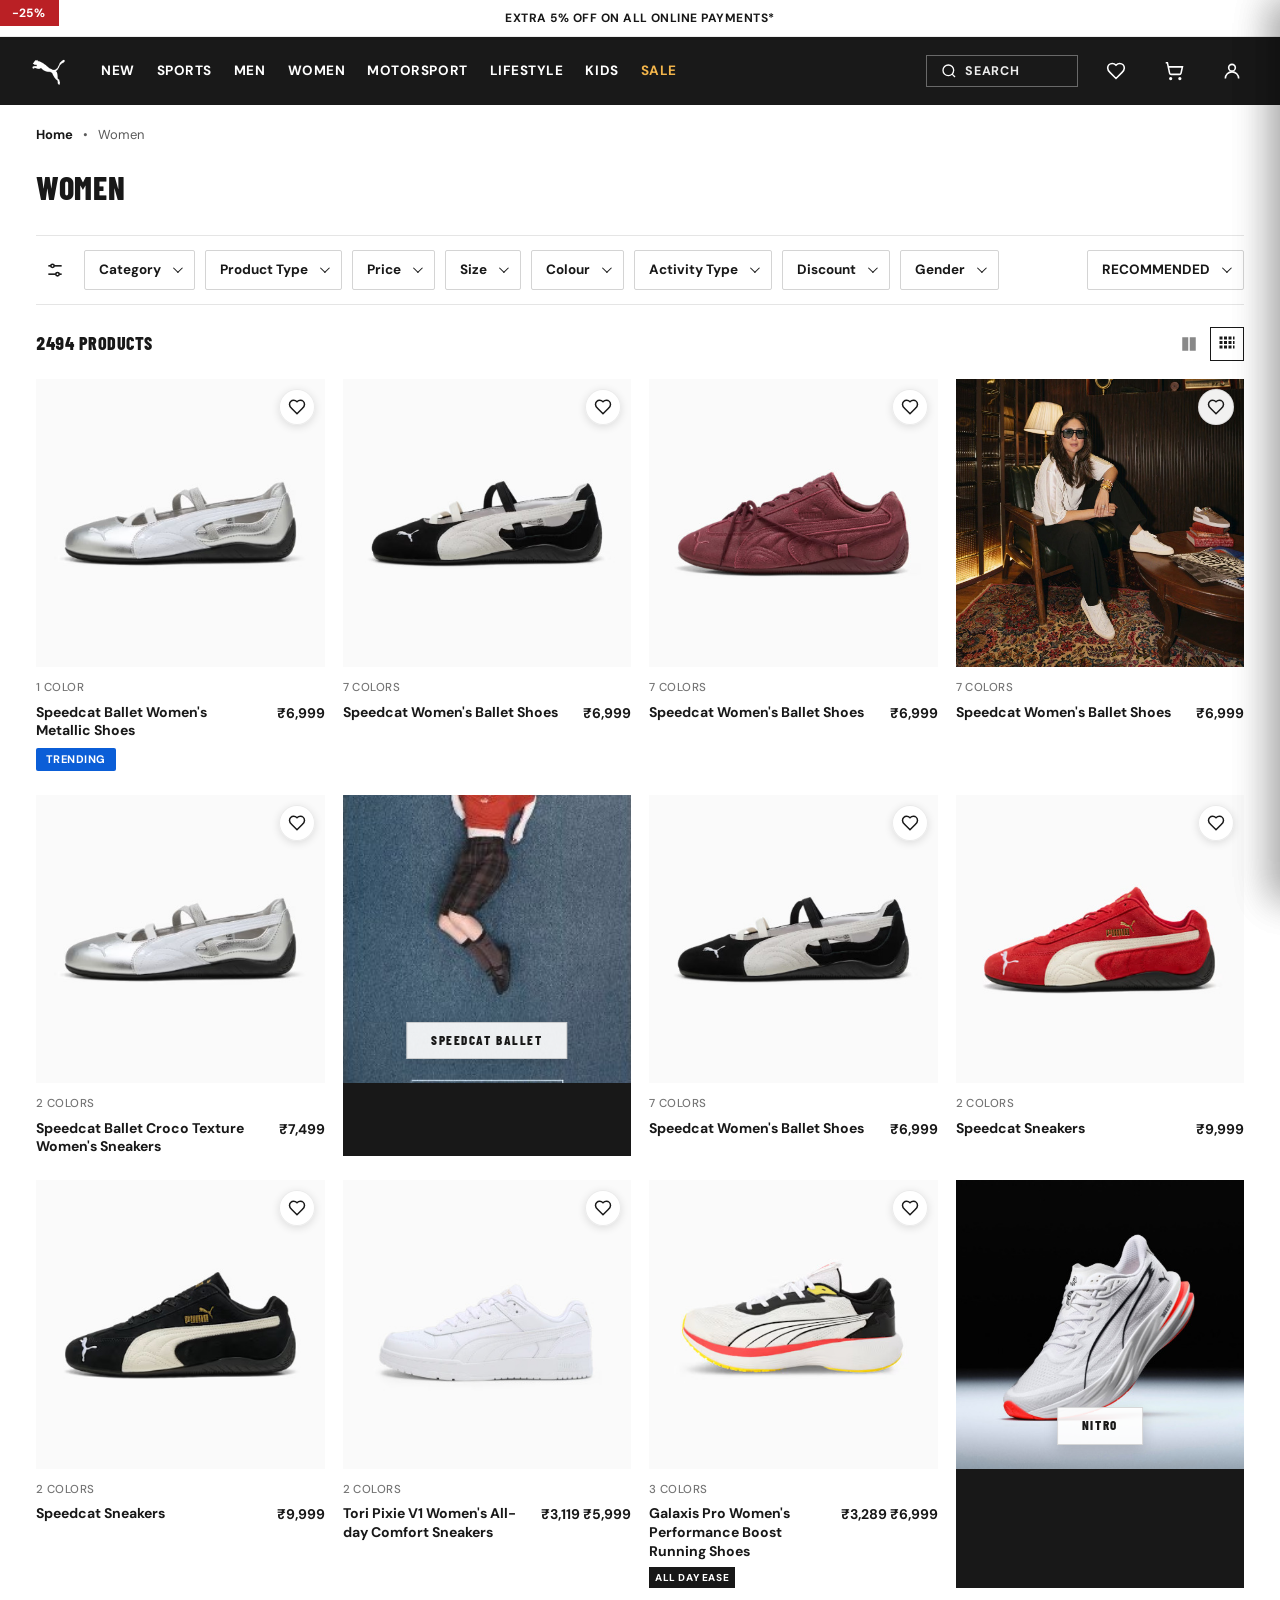
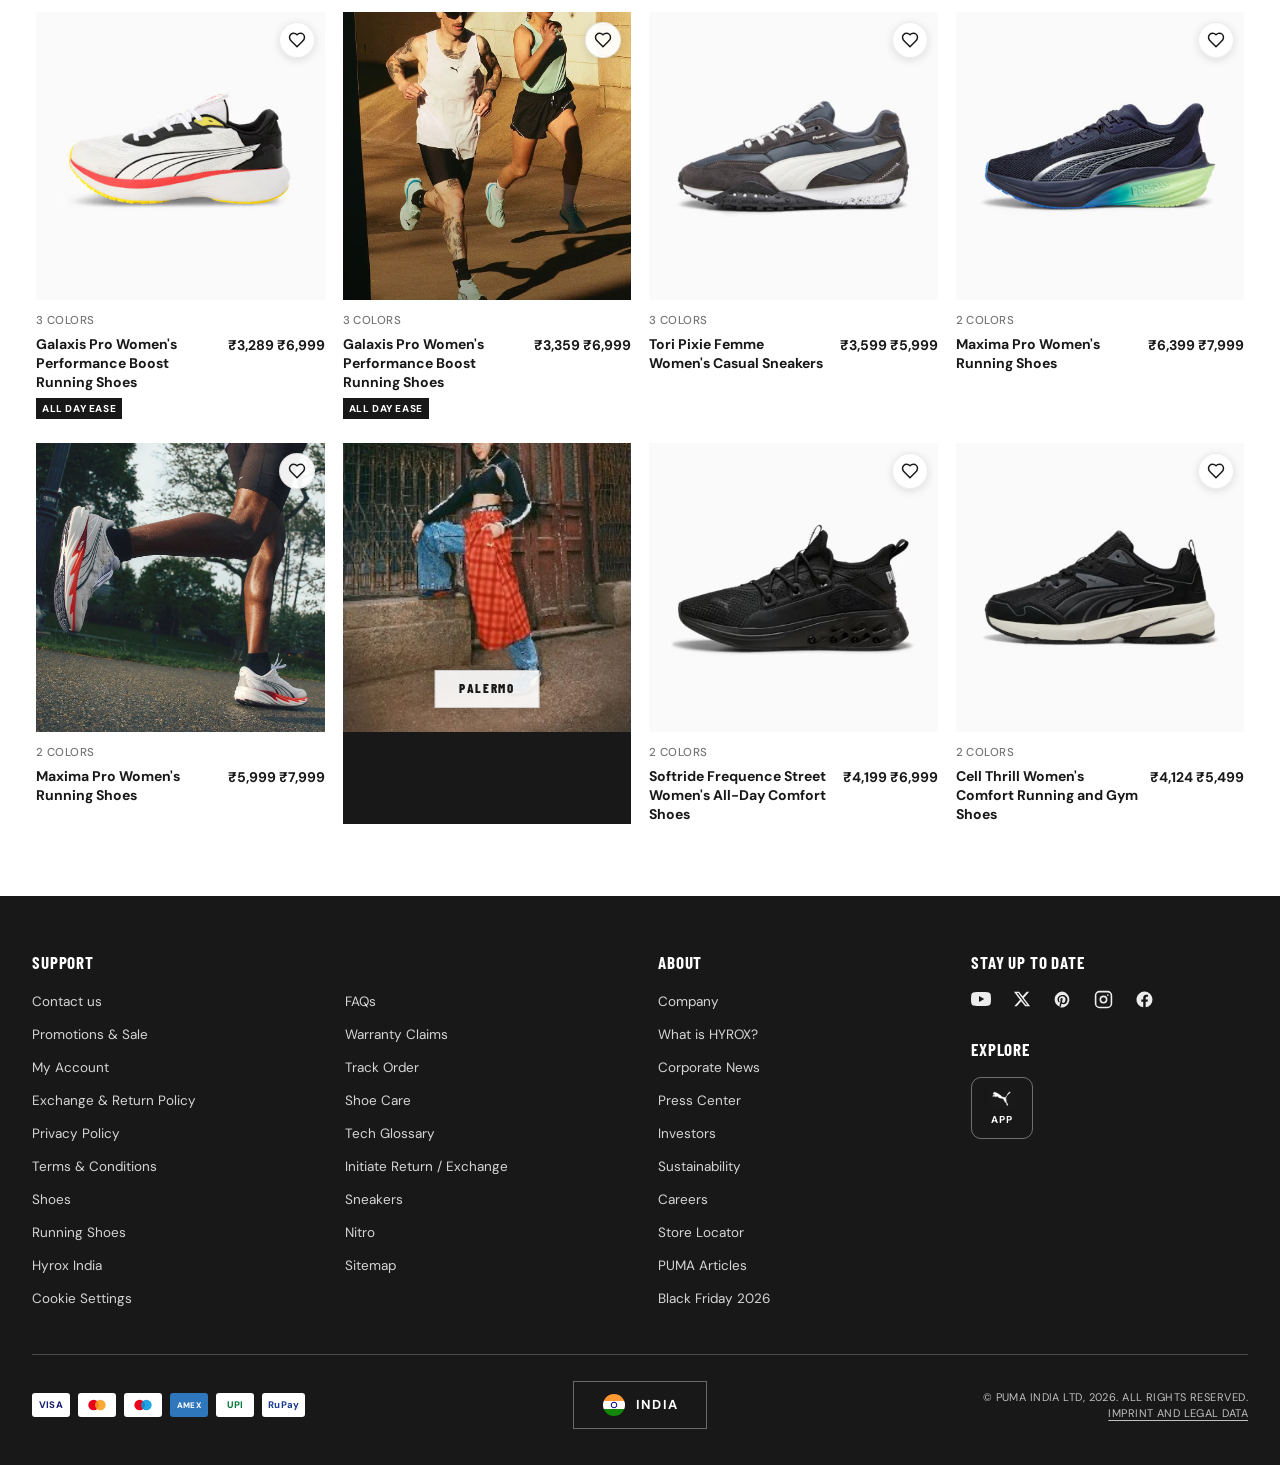
<file: women.html>
<!doctype html>
<html lang="en">
  <head>
    <meta charset="UTF-8" />
    <meta name="viewport" content="width=device-width, initial-scale=1.0" />
    <title>Women's Shoes, Clothing &amp; Accessories — PUMA India</title>
    <meta
      name="description"
      content="Shop Women's Speedcat Ballet Shoes, Palermo Sneakers, Running Footwear, Gym Apparel and Accessories at the official PUMA India online store."
    />
    <link rel="preconnect" href="https://fonts.googleapis.com" />
    <link rel="preconnect" href="https://fonts.gstatic.com" crossorigin />
    <link
      href="https://fonts.googleapis.com/css2?family=Barlow+Condensed:wght@600;700;800&family=DM+Sans:wght@400;500;600;700&display=swap"
      rel="stylesheet"
    />
    <link rel="stylesheet" href="puma.css" />
  </head>
  <body>
    <!-- Mobile Drawer Toggle (Pure CSS Checkbox) -->
    <input type="checkbox" id="nav-drawer-toggle" class="sr-only" aria-hidden="true" />

    <!-- Slim Top Announcement Bar (Matches Screenshot 1) -->
    <div class="promo-bar">EXTRA 5% OFF ON ALL ONLINE PAYMENTS*</div>

    <!-- ===================================================================
         Responsive Navigation Header
         =================================================================== -->
    <header class="site-header">
      <div class="header-inner">
        <div class="header-left">
          <label for="nav-drawer-toggle" class="mobile-menu-trigger" aria-label="Open navigation menu">
            <svg width="24" height="24" viewBox="0 0 24 24" fill="none" stroke="currentColor" stroke-width="2">
              <line x1="3" y1="6" x2="21" y2="6" />
              <line x1="3" y1="12" x2="21" y2="12" />
              <line x1="3" y1="18" x2="21" y2="18" />
            </svg>
          </label>

          <a href="index.html" class="brand-logo" aria-label="PUMA Home">
            <img src="assets/aistudio/image_b6153493.png" alt="PUMA Logo" width="45" height="36" />
          </a>

          <nav class="primary-nav" aria-label="Main navigation">
          <div class="nav-item">
            <a href="new-season.html" class="nav-link">NEW</a>
            <div class="mega-menu">
              <div class="mega-grid--new">
                <ul class="mega-links">
                  <li><a href="new-season.html">Men's New Arrivals</a></li>
                  <li><a href="new-season.html">Women's New Arrivals</a></li>
                  <li><a href="new-season.html">Kid's New Arrivals</a></li>
                  <li><a href="new-season.html">NITRO ⚡</a></li>
                </ul>
                <ul class="mega-links">
                  <li><a href="new-season.html">SPEEDCAT</a></li>
                  <li><a href="new-season.html">PALERMO</a></li>
                  <li><a href="new-season.html">SUEDE</a></li>
                  <li><a href="new-season.html">PUMA PROJECT3</a></li>
                </ul>
                <ul class="mega-links">
                  <li><a href="new-season.html">PUMA x McLAREN RACING James Hunt Collection</a></li>
                  <li><a href="new-season.html">PUMA x STRANGER THINGS</a></li>
                </ul>
              </div>
            </div>
          </div>

          <div class="nav-item">
            <a href="sports.html" class="nav-link">SPORTS</a>
            <div class="mega-menu">
              <div class="mega-scroll-wrap">
                <div class="mega-grid--sports">
                  <div>
                    <div class="mega-heading">Running</div>
                    <ul class="mega-links">
                      <li><a href="sports.html">Shop All Running</a></li>
                      <li><a href="sports.html">NITRO™ ⚡</a></li>
                      <li><a href="sports.html">Carbon-Plated-Nitro</a></li>
                      <li><a href="sports.html">Road Running</a></li>
                      <li><a href="sports.html">Race Day</a></li>
                      <li><a href="sports.html">Trail Running</a></li>
                      <li><a href="sports.html">Track &amp; Field</a></li>
                      <li><a href="sports.html">Clothing</a></li>
                      <li><a href="sports.html">Accessories</a></li>
                      <li><a href="sports.html">Seasons Collection</a></li>
                      <li><a href="sports.html">Run Club</a></li>
                      <li><a href="sports.html">PUMA PROJECT3</a></li>
                    </ul>
                  </div>

                  <div>
                    <div class="mega-heading">Training</div>
                    <ul class="mega-links">
                      <li><a href="sports.html">Training Store</a></li>
                      <li><a href="sports.html">Gym Wear</a></li>
                      <li><a href="sports.html">PUMA x HYROX</a></li>
                      <li><a href="sports.html">Shoes</a></li>
                      <li><a href="sports.html">Gym Bags &amp; Accessories</a></li>
                      <li><a href="sports.html">Yoga</a></li>
                    </ul>
                  </div>

                  <div>
                    <div class="mega-heading">Football</div>
                    <ul class="mega-links">
                      <li><a href="sports.html">Football Store</a></li>
                      <li><a href="sports.html">Bengaluru FC</a></li>
                      <li><a href="sports.html">Manchester City FC</a></li>
                      <li><a href="sports.html">Portugal</a></li>
                      <li><a href="sports.html">AC Milan</a></li>
                      <li><a href="sports.html">BVB</a></li>
                      <li><a href="sports.html">Mumbai City FC</a></li>
                      <li><a href="sports.html">Firm/Artificial Ground Boots</a></li>
                      <li><a href="sports.html">Turf Trainers</a></li>
                      <li><a href="sports.html">Indoor Shoes</a></li>
                      <li><a href="sports.html">Clothing</a></li>
                      <li><a href="sports.html">Footballs &amp; Accessories</a></li>
                      <li><a href="sports.html">National Team Kits</a></li>
                    </ul>
                  </div>

                  <div>
                    <div class="mega-heading">Cricket</div>
                    <ul class="mega-links">
                      <li><a href="sports.html">PUMA x RCB</a></li>
                      <li><a href="sports.html">PUMA x DELHI CAPITALS</a></li>
                      <li><a href="sports.html">Cricket Shoes - Rubber</a></li>
                      <li><a href="sports.html">Cricket Shoes - Spike</a></li>
                      <li><a href="sports.html">Clothing</a></li>
                      <li><a href="sports.html">Cricket Gear &amp; Accessories</a></li>
                      <li><a href="sports.html">Cricket Store</a></li>
                    </ul>
                  </div>

                  <div>
                    <div class="mega-heading">Basketball</div>
                    <ul class="mega-links">
                      <li><a href="sports.html">Shoes</a></li>
                      <li><a href="sports.html">Clothing</a></li>
                    </ul>
                  </div>

                  <div>
                    <div class="mega-heading">Badminton</div>
                    <ul class="mega-links">
                      <li><a href="sports.html">Non-marking Shoes</a></li>
                      <li><a href="sports.html">Badminton Store</a></li>
                    </ul>
                  </div>

                  <div>
                    <div class="mega-heading">Running Guides</div>
                    <ul class="mega-links">
                      <li><a href="sports.html">Select Your First Running Shoes</a></li>
                      <li><a href="sports.html">Beginner's Guide to Running</a></li>
                      <li><a href="sports.html">10K Running Guide &amp; Training Plan</a></li>
                      <li><a href="sports.html">Marathon Running Shoes Guide</a></li>
                      <li><a href="sports.html">Carbon Plate Running Shoes Guide</a></li>
                      <li><a href="sports.html">Flat Feet Running Shoes Guide</a></li>
                      <li><a href="sports.html">Wide Feet Running Shoes Guide</a></li>
                    </ul>
                  </div>
                </div>
              </div>
            </div>
          </div>

          <!-- MEN -->
          <div class="nav-item">
            <a href="men.html" class="nav-link">MEN</a>
            <div class="mega-menu">
              <div class="mega-grid--5">
                <div>
                  <div class="mega-heading">Shoes</div>
                  <ul class="mega-links">
                    <li><a href="new-season.html">All Men's Shoes</a></li>
                    <li><a href="sports.html">Running Shoes</a></li>
                    <li><a href="new-season.html">NITRO™ Running ⚡</a></li>
                    <li><a href="new-season.html">Sneakers &amp; Classics</a></li>
                    <li><a href="new-season.html">Palermo</a></li>
                    <li><a href="new-season.html">Speedcat OG</a></li>
                    <li><a href="new-season.html">Suede</a></li>
                    <li><a href="sports.html">Training &amp; Gym Shoes</a></li>
                    <li><a href="sports.html">Football Boots</a></li>
                    <li><a href="sports.html">Cricket Shoes</a></li>
                    <li><a href="sports.html">Badminton &amp; Tennis</a></li>
                    <li><a href="new-season.html">Slides &amp; Sandals</a></li>
                  </ul>
                </div>

                <div>
                  <div class="mega-heading">Clothing</div>
                  <ul class="mega-links">
                    <li><a href="new-season.html">All Men's Clothing</a></li>
                    <li><a href="new-season.html">T-Shirts &amp; Polos</a></li>
                    <li><a href="new-season.html">Shorts</a></li>
                    <li><a href="new-season.html">Track Pants &amp; Joggers</a></li>
                    <li><a href="new-season.html">Sweatshirts &amp; Hoodies</a></li>
                    <li><a href="new-season.html">Jackets &amp; Windbreakers</a></li>
                    <li><a href="sports.html">Football Jerseys</a></li>
                    <li><a href="sports.html">Cricket Team Kits</a></li>
                    <li><a href="sports.html">Gym Wear &amp; Tanks</a></li>
                    <li><a href="new-season.html">Innerwear &amp; Loungewear</a></li>
                  </ul>
                </div>

                <div>
                  <div class="mega-heading">Sports</div>
                  <ul class="mega-links">
                    <li><a href="sports.html">Running Store</a></li>
                    <li><a href="sports.html">Training &amp; Gym</a></li>
                    <li><a href="sports.html">Football Store</a></li>
                    <li><a href="sports.html">Cricket Store</a></li>
                    <li><a href="sports.html">Basketball</a></li>
                    <li><a href="sports.html">Badminton</a></li>
                    <li><a href="sports.html">PUMA x HYROX</a></li>
                    <li><a href="motorsport.html">Motorsport Racing</a></li>
                  </ul>
                </div>

                <div>
                  <div class="mega-heading">Accessories</div>
                  <ul class="mega-links">
                    <li><a href="new-season.html">All Accessories</a></li>
                    <li><a href="new-season.html">Backpacks &amp; Bags</a></li>
                    <li><a href="new-season.html">Caps &amp; Beanies</a></li>
                    <li><a href="new-season.html">Socks (Multi-packs)</a></li>
                    <li><a href="new-season.html">Water Bottles &amp; Shakers</a></li>
                    <li><a href="new-season.html">Wallets &amp; Belts</a></li>
                    <li><a href="sports.html">Gym Gloves &amp; Gear</a></li>
                  </ul>
                </div>

                <div>
                  <div class="mega-heading">Featured</div>
                  <ul class="mega-links">
                    <li><a href="new-season.html">Men's New Arrivals</a></li>
                    <li><a href="new-season.html">Bestsellers</a></li>
                    <li><a href="new-season.html">Speedcat Collection</a></li>
                    <li><a href="new-season.html">PUMA x STRANGER THINGS</a></li>
                    <li><a href="new-season.html">PUMA x McLAREN RACING</a></li>
                    <li><a href="sports.html">PUMA x RCB Official</a></li>
                    <li><a href="sports.html">Manchester City FC Kits</a></li>
                    <li><a href="motorsport.html">Scuderia Ferrari HP</a></li>
                  </ul>
                </div>
              </div>
            </div>
          </div>

          <!-- WOMEN -->
          <div class="nav-item">
            <a href="women.html" class="nav-link active">WOMEN</a>
            <div class="mega-menu">
              <div class="mega-grid--5">
                <div>
                  <div class="mega-heading">Shoes</div>
                  <ul class="mega-links">
                    <li><a href="new-season.html">All Women's Shoes</a></li>
                    <li><a href="sports.html">Running Shoes</a></li>
                    <li><a href="new-season.html">NITRO™ Running ⚡</a></li>
                    <li><a href="new-season.html">Speedcat &amp; Ballet</a></li>
                    <li><a href="new-season.html">Palermo</a></li>
                    <li><a href="new-season.html">Suede Classics</a></li>
                    <li><a href="new-season.html">Platform &amp; Chunky Sneakers</a></li>
                    <li><a href="sports.html">Walking &amp; Gym Shoes</a></li>
                    <li><a href="new-season.html">Slides &amp; Flip-Flops</a></li>
                    <li><a href="sports.html">Badminton &amp; Court</a></li>
                  </ul>
                </div>

                <div>
                  <div class="mega-heading">Clothing</div>
                  <ul class="mega-links">
                    <li><a href="new-season.html">All Women's Clothing</a></li>
                    <li><a href="new-season.html">T-Shirts &amp; Tops</a></li>
                    <li><a href="new-season.html">Sports Bras</a></li>
                    <li><a href="new-season.html">Leggings &amp; Tights</a></li>
                    <li><a href="new-season.html">Shorts &amp; Skirts</a></li>
                    <li><a href="new-season.html">Sweatshirts &amp; Hoodies</a></li>
                    <li><a href="new-season.html">Jackets &amp; Outerwear</a></li>
                    <li><a href="new-season.html">Tracksuits &amp; Loungewear</a></li>
                    <li><a href="new-season.html">Dresses &amp; Jumpsuits</a></li>
                  </ul>
                </div>

                <div>
                  <div class="mega-heading">Sports</div>
                  <ul class="mega-links">
                    <li><a href="sports.html">Running Store</a></li>
                    <li><a href="sports.html">Training &amp; Gym</a></li>
                    <li><a href="sports.html">Yoga &amp; Studio</a></li>
                    <li><a href="sports.html">Badminton</a></li>
                    <li><a href="sports.html">Walking &amp; Everyday</a></li>
                    <li><a href="sports.html">PUMA x HYROX</a></li>
                  </ul>
                </div>

                <div>
                  <div class="mega-heading">Accessories</div>
                  <ul class="mega-links">
                    <li><a href="new-season.html">All Women's Accessories</a></li>
                    <li><a href="new-season.html">Tote Bags &amp; Shoppers</a></li>
                    <li><a href="new-season.html">Backpacks &amp; Waist Bags</a></li>
                    <li><a href="new-season.html">Caps &amp; Headbands</a></li>
                    <li><a href="new-season.html">Socks &amp; Training Gloves</a></li>
                    <li><a href="sports.html">Yoga Mats &amp; Bottles</a></li>
                  </ul>
                </div>

                <div>
                  <div class="mega-heading">Featured</div>
                  <ul class="mega-links">
                    <li><a href="new-season.html">Women's New Arrivals</a></li>
                    <li><a href="new-season.html">Speedcat VTG x ROSÉ</a></li>
                    <li><a href="new-season.html">Palermo Pastel Pack</a></li>
                    <li><a href="new-season.html">Softride Comfort Series</a></li>
                    <li><a href="new-season.html">Studio Luxe Collection</a></li>
                    <li><a href="new-season.html">PUMA SELECT Women</a></li>
                  </ul>
                </div>
              </div>
            </div>
          </div>

          <!-- MOTORSPORT -->
          <div class="nav-item">
            <a href="motorsport.html" class="nav-link">MOTORSPORT</a>
            <div class="mega-menu">
              <div class="mega-grid">
                <div>
                  <div class="mega-heading">Teams &amp; Brands</div>
                  <ul class="mega-links">
                    <li><a href="motorsport.html">Scuderia Ferrari HP</a></li>
                    <li><a href="new-season.html">Mercedes-AMG PETRONAS F1</a></li>
                    <li><a href="new-season.html">BMW M Motorsport</a></li>
                    <li><a href="new-season.html">Porsche Legacy</a></li>
                    <li><a href="new-season.html">McLaren Racing</a></li>
                    <li><a href="new-season.html">Williams Racing</a></li>
                  </ul>
                </div>

                <div>
                  <div class="mega-heading">Footwear</div>
                  <ul class="mega-links">
                    <li><a href="new-season.html">Speedcat OG</a></li>
                    <li><a href="new-season.html">Speedcat Mid &amp; Low</a></li>
                    <li><a href="new-season.html">Neo Cat &amp; Drift Cat</a></li>
                    <li><a href="new-season.html">Future Cat Classics</a></li>
                    <li><a href="new-season.html">Kart Cat Track Shoes</a></li>
                    <li><a href="motorsport.html">Ferrari Official Footwear</a></li>
                    <li><a href="new-season.html">BMW M Motorsport Shoes</a></li>
                  </ul>
                </div>

                <div>
                  <div class="mega-heading">Apparel</div>
                  <ul class="mega-links">
                    <li><a href="new-season.html">F1 Team Replica Polos</a></li>
                    <li><a href="new-season.html">Graphic Tees &amp; Pit Shirts</a></li>
                    <li><a href="new-season.html">Track Jackets &amp; Sweaters</a></li>
                    <li><a href="new-season.html">Hoodies &amp; Zip-Ups</a></li>
                    <li><a href="new-season.html">Race Day Pants &amp; Shorts</a></li>
                    <li><a href="new-season.html">Team Caps &amp; Headwear</a></li>
                  </ul>
                </div>

                <div>
                  <div class="mega-heading">Exclusive Drops</div>
                  <ul class="mega-links">
                    <li><a href="new-season.html">James Hunt x McLaren Racing</a></li>
                    <li><a href="motorsport.html">Scuderia Ferrari Miami Special</a></li>
                    <li><a href="new-season.html">50 Years of BMW M</a></li>
                    <li><a href="new-season.html">Porsche 911 Turbo 50Y</a></li>
                    <li><a href="new-season.html">Motorsport Bags &amp; Backpacks</a></li>
                  </ul>
                </div>
              </div>
            </div>
          </div>

          <!-- LIFESTYLE -->
          <div class="nav-item">
            <a href="lifestyle.html" class="nav-link">LIFESTYLE</a>
            <div class="mega-menu">
              <div class="mega-grid">
                <div>
                  <div class="mega-heading">Iconic Silhouettes</div>
                  <ul class="mega-links">
                    <li><a href="new-season.html">Palermo</a></li>
                    <li><a href="new-season.html">Suede Classic</a></li>
                    <li><a href="new-season.html">Speedcat</a></li>
                    <li><a href="new-season.html">Slipstream</a></li>
                    <li><a href="new-season.html">CA Pro</a></li>
                    <li><a href="new-season.html">Clyde</a></li>
                    <li><a href="new-season.html">Easy Rider</a></li>
                    <li><a href="new-season.html">Blktop Rider</a></li>
                  </ul>
                </div>

                <div>
                  <div class="mega-heading">Footwear Styles</div>
                  <ul class="mega-links">
                    <li><a href="new-season.html">Retro Court Sneakers</a></li>
                    <li><a href="new-season.html">Platform &amp; Chunky Shoes</a></li>
                    <li><a href="new-season.html">Low Profile Terrace Shoes</a></li>
                    <li><a href="new-season.html">Suede &amp; Gum Sole</a></li>
                    <li><a href="new-season.html">Slip-Ons &amp; Slides</a></li>
                    <li><a href="new-season.html">Archive Reissues</a></li>
                  </ul>
                </div>

                <div>
                  <div class="mega-heading">Streetwear Apparel</div>
                  <ul class="mega-links">
                    <li><a href="new-season.html">Oversized Graphic Tees</a></li>
                    <li><a href="new-season.html">Cargo Pants &amp; Parachutes</a></li>
                    <li><a href="new-season.html">Archive Tracksuits &amp; T7</a></li>
                    <li><a href="new-season.html">Retro Sweatshirts &amp; Hoodies</a></li>
                    <li><a href="new-season.html">Varsity &amp; Bomber Jackets</a></li>
                    <li><a href="new-season.html">Street Caps &amp; Buckets</a></li>
                  </ul>
                </div>

                <div>
                  <div class="mega-heading">Collaborations</div>
                  <ul class="mega-links">
                    <li><a href="new-season.html">PUMA x STRANGER THINGS</a></li>
                    <li><a href="new-season.html">PUMA x ROSÉ</a></li>
                    <li><a href="new-season.html">PUMA SELECT</a></li>
                    <li><a href="new-season.html">PUMA PROJECT3</a></li>
                    <li><a href="new-season.html">PUMA x PALM TREE CREW</a></li>
                    <li><a href="new-season.html">PUMA x PLEASURES</a></li>
                  </ul>
                </div>
              </div>
            </div>
          </div>

          <!-- KIDS -->
          <div class="nav-item">
            <a href="kids.html" class="nav-link">KIDS</a>
            <div class="mega-menu">
              <div class="mega-grid">
                <div>
                  <div class="mega-heading">Boys (4-16 Y)</div>
                  <ul class="mega-links">
                    <li><a href="new-season.html">All Boys' Shoes</a></li>
                    <li><a href="new-season.html">Sneakers &amp; Classics</a></li>
                    <li><a href="sports.html">Running Shoes</a></li>
                    <li><a href="sports.html">Football Boots</a></li>
                    <li><a href="new-season.html">T-Shirts &amp; Polos</a></li>
                    <li><a href="new-season.html">Shorts &amp; Track Pants</a></li>
                    <li><a href="new-season.html">Hoodies &amp; Jackets</a></li>
                  </ul>
                </div>

                <div>
                  <div class="mega-heading">Girls (4-16 Y)</div>
                  <ul class="mega-links">
                    <li><a href="new-season.html">All Girls' Shoes</a></li>
                    <li><a href="new-season.html">Sneakers &amp; Lifestyle</a></li>
                    <li><a href="sports.html">Running Shoes</a></li>
                    <li><a href="new-season.html">Sandals &amp; Slides</a></li>
                    <li><a href="new-season.html">Tops &amp; T-Shirts</a></li>
                    <li><a href="new-season.html">Tights &amp; Shorts</a></li>
                    <li><a href="new-season.html">Tracksuits &amp; Sets</a></li>
                  </ul>
                </div>

                <div>
                  <div class="mega-heading">Infants (0-4 Y)</div>
                  <ul class="mega-links">
                    <li><a href="new-season.html">Infant Hook &amp; Loop Shoes</a></li>
                    <li><a href="new-season.html">First Walkers &amp; Crib</a></li>
                    <li><a href="new-season.html">Baby Clothing Sets</a></li>
                    <li><a href="new-season.html">Mini Suede &amp; Palermo</a></li>
                    <li><a href="new-season.html">Kids Softride</a></li>
                  </ul>
                </div>

                <div>
                  <div class="mega-heading">Popular</div>
                  <ul class="mega-links">
                    <li><a href="new-season.html">Back to School</a></li>
                    <li><a href="new-season.html">Softride Kids Comfort</a></li>
                    <li><a href="new-season.html">Character Collabs</a></li>
                    <li><a href="sports.html">Manchester City Kids Kits</a></li>
                    <li><a href="motorsport.html">Scuderia Ferrari Kids</a></li>
                    <li><a href="sale.html">Kids Sale (Up to 50% Off)</a></li>
                  </ul>
                </div>
              </div>
            </div>
          </div>

          <!-- SALE -->
          <div class="nav-item">
            <a href="sale.html" class="nav-link nav-link--sale">SALE</a>
            <div class="mega-menu">
              <div class="mega-grid">
                <div>
                  <div class="mega-heading">Shop By Department</div>
                  <ul class="mega-links">
                    <li><a href="new-season.html">Men's Sale <span class="mega-badge-sale">UP TO 50%</span></a></li>
                    <li><a href="new-season.html">Women's Sale <span class="mega-badge-sale">UP TO 50%</span></a></li>
                    <li><a href="new-season.html">Kids' Sale <span class="mega-badge-sale">UP TO 60%</span></a></li>
                    <li><a href="new-season.html">Footwear Clearance</a></li>
                    <li><a href="new-season.html">Clothing Sale</a></li>
                    <li><a href="new-season.html">Accessories Under ₹999</a></li>
                    <li><a href="sale.html">Deals of the Week</a></li>
                  </ul>
                </div>

                <div>
                  <div class="mega-heading">Shop By Discount</div>
                  <ul class="mega-links">
                    <li><a href="new-season.html">Flat 30% Off</a></li>
                    <li><a href="new-season.html">Flat 40% Off</a></li>
                    <li><a href="new-season.html">Flat 50% Off &amp; Above</a></li>
                    <li><a href="new-season.html">Extra 5% Off on Prepaid</a></li>
                    <li><a href="new-season.html">Buy 2 Get Extra 10%</a></li>
                    <li><a href="sale.html">Outlet Specials</a></li>
                  </ul>
                </div>

                <div>
                  <div class="mega-heading">Shop By Price</div>
                  <ul class="mega-links">
                    <li><a href="new-season.html">Under ₹1,499</a></li>
                    <li><a href="new-season.html">Under ₹1,999 (Free Delivery)</a></li>
                    <li><a href="new-season.html">₹1,999 - ₹3,499</a></li>
                    <li><a href="new-season.html">₹3,499 - ₹5,999</a></li>
                    <li><a href="new-season.html">Premium Footwear Under ₹6,999</a></li>
                  </ul>
                </div>

                <div>
                  <div class="mega-heading">Trending Deals</div>
                  <ul class="mega-links">
                    <li><a href="new-season.html">Speedcat &amp; Terrace Deals</a></li>
                    <li><a href="sports.html">Running NITRO™ On Sale</a></li>
                    <li><a href="motorsport.html">Motorsport Clearance</a></li>
                    <li><a href="new-season.html">Winterwear Clearance</a></li>
                    <li><a href="sale.html">Court Shatter Low (From ₹4,999)</a></li>
                    <li><a href="sale.html">PROFOAM Galactic (From ₹4,499)</a></li>
                  </ul>
                </div>
              </div>
            </div>
          </div>
        </nav>
        </div>

        <div class="header-right">
          <form action="#women-grid" class="search-box" role="search">
            <svg width="16" height="16" viewBox="0 0 24 24" fill="none" stroke="currentColor" stroke-width="2" aria-hidden="true">
              <circle cx="11" cy="11" r="8" />
              <path d="m21 21-4.3-4.3" />
            </svg>
            <label for="women-search" class="sr-only">Search PUMA products</label>
            <input id="women-search" type="search" class="search-input" placeholder="SEARCH" />
          </form>

          <button type="button" class="icon-btn" id="wishlistButton" aria-label="Wishlist">
            <svg width="20" height="20" viewBox="0 0 24 24" fill="none" stroke="currentColor" stroke-width="1.9">
              <path d="M19 14c1.49-1.46 3-3.21 3-5.5A5.5 5.5 0 0 0 16.5 3c-1.76 0-3 .5-4.5 2-1.5-1.5-2.74-2-4.5-2A5.5 5.5 0 0 0 2 8.5c0 2.3 1.5 4.05 3 5.5l7 7Z" />
            </svg>
            <span class="badge-count" id="wishlistCount" data-empty="true">0</span>
          </button>

          <button type="button" class="icon-btn" id="cartButton" aria-label="Shopping Cart">
            <svg width="20" height="20" viewBox="0 0 24 24" fill="none" stroke="currentColor" stroke-width="1.9">
              <circle cx="8" cy="21" r="1" />
              <circle cx="19" cy="21" r="1" />
              <path d="M2.05 2.05h2l2.66 12.42a2 2 0 0 0 2 1.58h9.78a2 2 0 0 0 1.95-1.57l1.65-7.43H5.12" />
            </svg>
            <span class="badge-count" id="cartCount" data-empty="true">0</span>
          </button>

          <button type="button" class="icon-btn" id="accountButton" aria-label="My Account">
            <svg width="20" height="20" viewBox="0 0 24 24" fill="none" stroke="currentColor" stroke-width="1.9">
              <circle cx="12" cy="8" r="4" />
              <path d="M20 21a8 8 0 0 0-16 0" />
            </svg>
            <span class="account-dot" id="accountDot" aria-hidden="true"></span>
          </button>
        </div>
      </div>
    </header>

    <!-- Pure-CSS Slide-Out Mobile Navigation Drawer -->
    <div class="mobile-nav-drawer" aria-label="Mobile Navigation">
      <label for="nav-drawer-toggle" class="mobile-nav-backdrop" aria-label="Close navigation menu"></label>
      <div class="mobile-nav-panel">
        <div class="mobile-drawer-head">
          <span class="footer-col-title" style="margin: 0">PUMA MENU</span>
          <label for="nav-drawer-toggle" class="mobile-drawer-close" aria-label="Close menu">
            <svg width="24" height="24" viewBox="0 0 24 24" fill="none" stroke="currentColor" stroke-width="2">
              <path d="M18 6 6 18" />
              <path d="m6 6 12 12" />
            </svg>
          </label>
        </div>
        <nav class="mobile-drawer-links">
          <a href="new-season.html">NEW SEASON <span>&rsaquo;</span></a>
          <a href="sports.html">SPORTS <span>&rsaquo;</span></a>
          <a href="men.html">MEN <span>&rsaquo;</span></a>
          <a href="women.html">WOMEN <span>&rsaquo;</span></a>
          <a href="motorsport.html">MOTORSPORT &amp; FERRARI <span>&rsaquo;</span></a>
          <a href="lifestyle.html">LIFESTYLE FAVORITES <span>&rsaquo;</span></a>
          <a href="index.html#performance-favorites">PERFORMANCE FAVORITES <span>&rsaquo;</span></a>
          <a href="sale.html">SALE (UP TO 55% OFF) <span>&rsaquo;</span></a>
        </nav>
      </div>
    </div>

    <!-- ===================================================================
         WOMEN PAGE CONTENT (Matches in.puma.com/in/en/womens)
         =================================================================== -->
    <main class="ns-page">
      <nav class="ns-breadcrumb" aria-label="Breadcrumb">
        <a href="index.html">Home</a>
        <span aria-hidden="true">&bull;</span>
        <span>Women</span>
      </nav>

      <h1 class="ns-title">WOMEN</h1>

      <!-- Pure-CSS Filter & Grid Mode Inputs -->
      <input type="checkbox" id="women-sidebar-toggle" class="sr-only" aria-hidden="true" />

      <input type="radio" name="women-grid-mode" id="women-grid-2" class="sr-only" />
      <input type="radio" name="women-grid-mode" id="women-grid-4" class="sr-only" checked />

      <input type="radio" name="women-cat" id="women-cat-all" class="sr-only" checked />
      <input type="radio" name="women-cat" id="women-cat-shoes" class="sr-only" />
      <input type="radio" name="women-cat" id="women-cat-clothing" class="sr-only" />
      <input type="radio" name="women-cat" id="women-cat-accessories" class="sr-only" />

      <input type="radio" name="women-type" id="women-type-all" class="sr-only" checked />
      <input type="radio" name="women-type" id="women-type-sneakers" class="sr-only" />
      <input type="radio" name="women-type" id="women-type-running" class="sr-only" />
      <input type="radio" name="women-type" id="women-type-ballet" class="sr-only" />

      <input type="radio" name="women-act" id="women-act-all" class="sr-only" checked />
      <input type="radio" name="women-act" id="women-act-lifestyle" class="sr-only" />
      <input type="radio" name="women-act" id="women-act-running" class="sr-only" />
      <input type="radio" name="women-act" id="women-act-training" class="sr-only" />

      <input type="radio" name="women-price" id="women-price-all" class="sr-only" checked />
      <input type="radio" name="women-price" id="women-price-under4k" class="sr-only" />
      <input type="radio" name="women-price" id="women-price-4k8k" class="sr-only" />
      <input type="radio" name="women-price" id="women-price-over8k" class="sr-only" />

      <input type="radio" name="women-col" id="women-col-all" class="sr-only" checked />
      <input type="radio" name="women-col" id="women-col-black" class="sr-only" />
      <input type="radio" name="women-col" id="women-col-white" class="sr-only" />
      <input type="radio" name="women-col" id="women-col-red" class="sr-only" />
      <input type="radio" name="women-col" id="women-col-silver" class="sr-only" />
      <input type="radio" name="women-col" id="women-col-pink" class="sr-only" />

      <!-- Filter Toolbar Row (Matches Screenshot 1 & 2) -->
      <div class="ns-toolbar">
        <div class="ns-filter-pills">
          <label for="women-sidebar-toggle" class="ns-sliders-btn" title="Toggle Filter Sidebar" aria-label="Toggle Filter Sidebar">
            <svg width="20" height="20" viewBox="0 0 24 24" fill="none" stroke="currentColor" stroke-width="1.9">
              <line x1="4" y1="7" x2="20" y2="7" />
              <circle cx="9" cy="7" r="2" fill="#ffffff" />
              <line x1="4" y1="17" x2="20" y2="17" />
              <circle cx="15" cy="17" r="2" fill="#ffffff" />
            </svg>
          </label>

          <details class="ns-dropdown">
            <summary>Category</summary>
            <div class="ns-dropdown-panel">
              <label for="women-cat-all" class="filter-option-label">All Categories</label>
              <label for="women-cat-shoes" class="filter-option-label">Shoes</label>
              <label for="women-cat-clothing" class="filter-option-label">Clothing</label>
              <label for="women-cat-accessories" class="filter-option-label">Accessories</label>
            </div>
          </details>

          <details class="ns-dropdown">
            <summary>Product Type</summary>
            <div class="ns-dropdown-panel">
              <label for="women-type-all" class="filter-option-label">All Product Types</label>
              <label for="women-type-sneakers" class="filter-option-label">Sneakers</label>
              <label for="women-type-ballet" class="filter-option-label">Ballet Shoes</label>
              <label for="women-type-running" class="filter-option-label">Running Shoes</label>
            </div>
          </details>

          <details class="ns-dropdown">
            <summary>Price</summary>
            <div class="ns-dropdown-panel">
              <label for="women-price-all" class="filter-option-label">All Prices</label>
              <label for="women-price-under4k" class="filter-option-label">Under ₹4,000</label>
              <label for="women-price-4k8k" class="filter-option-label">₹4,000 - ₹8,000</label>
              <label for="women-price-over8k" class="filter-option-label">Over ₹8,000</label>
            </div>
          </details>

          <details class="ns-dropdown">
            <summary>Size</summary>
            <div class="ns-dropdown-panel">
              <span class="filter-option-label">UK 3</span>
              <span class="filter-option-label">UK 4</span>
              <span class="filter-option-label">UK 5</span>
              <span class="filter-option-label">UK 6</span>
              <span class="filter-option-label">UK 7</span>
              <span class="filter-option-label">UK 8</span>
            </div>
          </details>

          <details class="ns-dropdown">
            <summary>Colour</summary>
            <div class="ns-dropdown-panel">
              <label for="women-col-all" class="filter-option-label">All Colours</label>
              <label for="women-col-black" class="filter-option-label">Black</label>
              <label for="women-col-white" class="filter-option-label">White / Cream</label>
              <label for="women-col-red" class="filter-option-label">Red / Burgundy</label>
              <label for="women-col-silver" class="filter-option-label">Silver / Metallic</label>
              <label for="women-col-pink" class="filter-option-label">Pink / Rose</label>
            </div>
          </details>

          <details class="ns-dropdown">
            <summary>Activity Type</summary>
            <div class="ns-dropdown-panel">
              <label for="women-act-all" class="filter-option-label">All Activities</label>
              <label for="women-act-lifestyle" class="filter-option-label">Lifestyle</label>
              <label for="women-act-running" class="filter-option-label">Running</label>
              <label for="women-act-training" class="filter-option-label">Training &amp; Gym</label>
            </div>
          </details>

          <details class="ns-dropdown">
            <summary>Discount</summary>
            <div class="ns-dropdown-panel">
              <span class="filter-option-label">All Discounts</span>
              <span class="filter-option-label">20% and Above</span>
              <span class="filter-option-label">40% and Above</span>
              <span class="filter-option-label">50% and Above</span>
            </div>
          </details>

          <details class="ns-dropdown">
            <summary>Gender</summary>
            <div class="ns-dropdown-panel">
              <span class="filter-option-label" style="font-weight: 700;">Women (Selected)</span>
            </div>
          </details>
        </div>

        <details class="ns-dropdown ns-sort-dropdown">
          <summary>RECOMMENDED</summary>
          <div class="ns-dropdown-panel" style="right: 0; left: auto">
            <span class="filter-option-label" style="font-weight: 700">Recommended</span>
            <span class="filter-option-label">Price: Low to High</span>
            <span class="filter-option-label">Price: High to Low</span>
            <span class="filter-option-label">Newest Arrivals</span>
          </div>
        </details>
      </div>

      <!-- Meta Bar: 2494 PRODUCTS count & 2-col / 4-col switchers (Matches Screenshot 1) -->
      <div class="ns-meta-bar">
        <span class="ns-count">2494 PRODUCTS</span>

        <div class="ns-view-switchers" role="radiogroup" aria-label="Grid layout toggle">
          <label for="women-grid-2" class="ns-view-btn" title="2-column grid">
            <svg width="18" height="18" viewBox="0 0 24 24" fill="currentColor">
              <rect x="3" y="3" width="8" height="18" />
              <rect x="13" y="3" width="8" height="18" />
            </svg>
          </label>
          <label for="women-grid-4" class="ns-view-btn" title="4-column grid">
            <svg width="18" height="18" viewBox="0 0 24 24" fill="currentColor">
              <rect x="2" y="2" width="4" height="4" />
              <rect x="8" y="2" width="4" height="4" />
              <rect x="14" y="2" width="4" height="4" />
              <rect x="20" y="2" width="2" height="4" />
              <rect x="2" y="8" width="4" height="4" />
              <rect x="8" y="8" width="4" height="4" />
              <rect x="14" y="8" width="4" height="4" />
              <rect x="20" y="8" width="2" height="4" />
              <rect x="2" y="14" width="4" height="4" />
              <rect x="8" y="14" width="4" height="4" />
              <rect x="14" y="14" width="4" height="4" />
              <rect x="20" y="14" width="2" height="4" />
            </svg>
          </label>
        </div>
      </div>

      <!-- Main Layout: Collapsible Sidebar + Products Grid -->
      <div class="ns-catalog-wrap">
        
        <!-- Left Filter Sidebar -->
        <aside class="ns-sidebar" aria-label="Catalog Filters">
          <details class="filter-group" open>
            <summary class="filter-group-header">Category</summary>
            <div class="filter-group-content">
              <label for="women-cat-all" class="filter-row">
                <span class="filter-indicator"></span>
                <span>All Categories</span>
              </label>
              <label for="women-cat-shoes" class="filter-row">
                <span class="filter-indicator"></span>
                <span>Shoes</span>
              </label>
              <label for="women-cat-clothing" class="filter-row">
                <span class="filter-indicator"></span>
                <span>Clothing</span>
              </label>
              <label for="women-cat-accessories" class="filter-row">
                <span class="filter-indicator"></span>
                <span>Accessories</span>
              </label>
            </div>
          </details>

          <details class="filter-group" open>
            <summary class="filter-group-header">Product Type</summary>
            <div class="filter-group-content">
              <label for="women-type-all" class="filter-row">
                <span class="filter-indicator"></span>
                <span>All Product Types</span>
              </label>
              <label for="women-type-sneakers" class="filter-row">
                <span class="filter-indicator"></span>
                <span>Sneakers</span>
              </label>
              <label for="women-type-ballet" class="filter-row">
                <span class="filter-indicator"></span>
                <span>Ballet Shoes</span>
              </label>
              <label for="women-type-running" class="filter-row">
                <span class="filter-indicator"></span>
                <span>Running Shoes</span>
              </label>
            </div>
          </details>

          <details class="filter-group" open>
            <summary class="filter-group-header">Activity</summary>
            <div class="filter-group-content">
              <label for="women-act-all" class="filter-row">
                <span class="filter-indicator"></span>
                <span>All Activities</span>
              </label>
              <label for="women-act-lifestyle" class="filter-row">
                <span class="filter-indicator"></span>
                <span>Lifestyle</span>
              </label>
              <label for="women-act-running" class="filter-row">
                <span class="filter-indicator"></span>
                <span>Running</span>
              </label>
              <label for="women-act-training" class="filter-row">
                <span class="filter-indicator"></span>
                <span>Training</span>
              </label>
            </div>
          </details>

          <details class="filter-group" open>
            <summary class="filter-group-header">Price</summary>
            <div class="filter-group-content">
              <label for="women-price-all" class="filter-row">
                <span class="filter-indicator"></span>
                <span>All Prices</span>
              </label>
              <label for="women-price-under4k" class="filter-row">
                <span class="filter-indicator"></span>
                <span>Under ₹4,000</span>
              </label>
              <label for="women-price-4k8k" class="filter-row">
                <span class="filter-indicator"></span>
                <span>₹4,000 - ₹8,000</span>
              </label>
              <label for="women-price-over8k" class="filter-row">
                <span class="filter-indicator"></span>
                <span>Over ₹8,000</span>
              </label>
            </div>
          </details>

          <details class="filter-group" open>
            <summary class="filter-group-header">Colour</summary>
            <div class="filter-group-content">
              <label for="women-col-all" class="filter-row">
                <span class="filter-indicator"></span>
                <span>All Colours</span>
              </label>
              <label for="women-col-black" class="filter-row">
                <span class="filter-indicator"></span>
                <span>Puma Black</span>
              </label>
              <label for="women-col-white" class="filter-row">
                <span class="filter-indicator"></span>
                <span>Puma White / Cream</span>
              </label>
              <label for="women-col-red" class="filter-row">
                <span class="filter-indicator"></span>
                <span>For All Time Red</span>
              </label>
              <label for="women-col-silver" class="filter-row">
                <span class="filter-indicator"></span>
                <span>Metallic Silver</span>
              </label>
              <label for="women-col-pink" class="filter-row">
                <span class="filter-indicator"></span>
                <span>Blush Pink</span>
              </label>
            </div>
          </details>
        </aside>

        <!-- Product Grid (Exact items & editorial banners from Screenshots 1 to 6) -->
        <section class="ns-grid" id="women-grid" aria-label="Women's Product Catalog">
          
          <!-- Row 1 (Screenshot 1 & 2) -->
          <article class="ns-card" data-id="women-speedcat-metallic" data-cat="shoes" data-type="sneakers ballet" data-act="lifestyle" data-price="4k8k" data-color="silver">
            <div class="shoe-card-media">
              <img src="assets/puma/ns_speedcat_metallic.jpg" alt="Speedcat Ballet Women's Metallic Shoes in Silver" />
            </div>
            <div class="ns-card-colors">1 COLOR</div>
            <div class="ns-card-row">
              <span class="ns-card-title">Speedcat Ballet Women's Metallic Shoes</span>
              <span class="ns-card-price">₹6,999</span>
            </div>
            <span class="ns-trending-badge">TRENDING</span>
          </article>

          <article class="ns-card" data-id="women-speedcat-ballet-bw" data-cat="shoes" data-type="sneakers ballet" data-act="lifestyle" data-price="4k8k" data-color="black">
            <div class="shoe-card-media">
              <img src="assets/puma/fall_speedcat_ballet.jpg" alt="Speedcat Women's Ballet Shoes in Black and White" />
            </div>
            <div class="ns-card-colors">7 COLORS</div>
            <div class="ns-card-row">
              <span class="ns-card-title">Speedcat Women's Ballet Shoes</span>
              <span class="ns-card-price">₹6,999</span>
            </div>
          </article>

          <article class="ns-card" data-id="women-speedcat-ballet-red" data-cat="shoes" data-type="sneakers ballet" data-act="lifestyle" data-price="4k8k" data-color="red">
            <div class="shoe-card-media">
              <img src="assets/puma/fall_speedcat_burgundy.jpg" alt="Speedcat Women's Ballet Shoes in For All Time Red" />
            </div>
            <div class="ns-card-colors">7 COLORS</div>
            <div class="ns-card-row">
              <span class="ns-card-title">Speedcat Women's Ballet Shoes</span>
              <span class="ns-card-price">₹6,999</span>
            </div>
          </article>

          <article class="ns-card" data-id="women-speedcat-ballet-cream" data-cat="shoes" data-type="sneakers ballet" data-act="lifestyle" data-price="4k8k" data-color="white">
            <div class="shoe-card-media">
              <img src="assets/puma/life_suede.jpg" alt="Speedcat Women's Ballet Shoes in Warm White / Cream" />
            </div>
            <div class="ns-card-colors">7 COLORS</div>
            <div class="ns-card-row">
              <span class="ns-card-title">Speedcat Women's Ballet Shoes</span>
              <span class="ns-card-price">₹6,999</span>
            </div>
          </article>

          <!-- Row 2 (Screenshot 3) -->
          <article class="ns-card" data-id="women-speedcat-croco" data-cat="shoes" data-type="sneakers ballet" data-act="lifestyle" data-price="4k8k" data-color="silver">
            <div class="shoe-card-media">
              <img src="assets/puma/ns_speedcat_metallic.jpg" alt="Speedcat Ballet Croco Texture Women's Sneakers in Grey" />
            </div>
            <div class="ns-card-colors">2 COLORS</div>
            <div class="ns-card-row">
              <span class="ns-card-title">Speedcat Ballet Croco Texture Women's Sneakers</span>
              <span class="ns-card-price">₹7,499</span>
            </div>
          </article>

          <!-- In-Grid Editorial Feature 1: SPEEDCAT BALLET (Screenshot 3) -->
          <article class="grid-editorial-card">
            <div class="grid-editorial-media">
              <img src="assets/puma/editorial_speedcat_ballet.jpg" alt="PUMA Speedcat Ballet Editorial Feature" />
              <span class="grid-editorial-badge">SPEEDCAT BALLET</span>
            </div>
          </article>

          <article class="ns-card" data-id="women-speedcat-ballet-pink" data-cat="shoes" data-type="sneakers ballet" data-act="lifestyle" data-price="4k8k" data-color="pink">
            <div class="shoe-card-media">
              <img src="assets/puma/fall_speedcat_ballet.jpg" alt="Speedcat Women's Ballet Shoes in Pink and Off-White" />
            </div>
            <div class="ns-card-colors">7 COLORS</div>
            <div class="ns-card-row">
              <span class="ns-card-title">Speedcat Women's Ballet Shoes</span>
              <span class="ns-card-price">₹6,999</span>
            </div>
          </article>

          <article class="ns-card" data-id="women-speedcat-sneakers-red" data-cat="shoes" data-type="sneakers" data-act="lifestyle" data-price="over8k" data-color="red">
            <div class="shoe-card-media">
              <img src="assets/puma/ns_speedcat_red.jpg" alt="Speedcat Sneakers in Red Suede" />
            </div>
            <div class="ns-card-colors">2 COLORS</div>
            <div class="ns-card-row">
              <span class="ns-card-title">Speedcat Sneakers</span>
              <span class="ns-card-price">₹9,999</span>
            </div>
          </article>

          <!-- Row 3 (Screenshot 4) -->
          <article class="ns-card" data-id="women-speedcat-sneakers-black" data-cat="shoes" data-type="sneakers" data-act="lifestyle" data-price="over8k" data-color="black">
            <div class="shoe-card-media">
              <img src="assets/puma/ns_speedcat_black.jpg" alt="Speedcat Sneakers in Black Suede" />
            </div>
            <div class="ns-card-colors">2 COLORS</div>
            <div class="ns-card-row">
              <span class="ns-card-title">Speedcat Sneakers</span>
              <span class="ns-card-price">₹9,999</span>
            </div>
          </article>

          <article class="ns-card" data-id="women-tori-pixie-v1" data-cat="shoes" data-type="sneakers" data-act="lifestyle" data-price="under4k" data-color="white">
            <span class="discount-tag">-48%</span>
            <div class="shoe-card-media">
              <img src="assets/puma/trend_court_shatter.jpg" alt="Tori Pixie V1 Women's All-day Comfort Sneakers" />
            </div>
            <div class="ns-card-colors">2 COLORS</div>
            <div class="ns-card-row">
              <span class="ns-card-title">Tori Pixie V1 Women's All-day Comfort Sneakers</span>
              <span class="ns-card-price">₹3,119 <span class="price-mrp">₹5,999</span></span>
            </div>
          </article>

          <article class="ns-card" data-id="women-galaxis-plum" data-cat="shoes" data-type="running" data-act="running" data-price="under4k" data-color="red">
            <span class="discount-tag">-53%</span>
            <div class="shoe-card-media">
              <img src="assets/puma/sp_galaxis.jpg" alt="Galaxis Pro Women's Performance Boost Running Shoes in Plum" />
            </div>
            <div class="ns-card-colors">3 COLORS</div>
            <div class="ns-card-row">
              <span class="ns-card-title">Galaxis Pro Women's Performance Boost Running Shoes</span>
              <span class="ns-card-price">₹3,289 <span class="price-mrp">₹6,999</span></span>
            </div>
            <span class="all-day-ease-badge">ALL DAY EASE</span>
          </article>

          <!-- In-Grid Editorial Feature 2: NITRO (Screenshot 4) -->
          <article class="grid-editorial-card">
            <div class="grid-editorial-media">
              <img src="assets/puma/nf_nitro.jpg" alt="PUMA NITRO Editorial Feature" />
              <span class="grid-editorial-badge">NITRO</span>
            </div>
          </article>

          <!-- Row 4 (Screenshot 5) -->
          <article class="ns-card" data-id="women-galaxis-black-lime" data-cat="shoes" data-type="running" data-act="running" data-price="under4k" data-color="black">
            <span class="discount-tag">-53%</span>
            <div class="shoe-card-media">
              <img src="assets/puma/sp_galaxis.jpg" alt="Galaxis Pro Women's Performance Boost Running Shoes in Black and Lime" />
            </div>
            <div class="ns-card-colors">3 COLORS</div>
            <div class="ns-card-row">
              <span class="ns-card-title">Galaxis Pro Women's Performance Boost Running Shoes</span>
              <span class="ns-card-price">₹3,289 <span class="price-mrp">₹6,999</span></span>
            </div>
            <span class="all-day-ease-badge">ALL DAY EASE</span>
          </article>

          <article class="ns-card" data-id="women-galaxis-white-yellow" data-cat="shoes" data-type="running" data-act="running" data-price="under4k" data-color="white">
            <span class="discount-tag">-52%</span>
            <div class="shoe-card-media">
              <img src="assets/puma/sp_running.jpg" alt="Galaxis Pro Women's Performance Boost Running Shoes in White and Glow" />
            </div>
            <div class="ns-card-colors">3 COLORS</div>
            <div class="ns-card-row">
              <span class="ns-card-title">Galaxis Pro Women's Performance Boost Running Shoes</span>
              <span class="ns-card-price">₹3,359 <span class="price-mrp">₹6,999</span></span>
            </div>
            <span class="all-day-ease-badge">ALL DAY EASE</span>
          </article>

          <article class="ns-card" data-id="women-tori-pixie-femme" data-cat="shoes" data-type="sneakers" data-act="lifestyle" data-price="under4k" data-color="white">
            <span class="discount-tag">-40%</span>
            <div class="shoe-card-media">
              <img src="assets/puma/trend_blktop.jpg" alt="Tori Pixie Femme Women's Casual Sneakers" />
            </div>
            <div class="ns-card-colors">3 COLORS</div>
            <div class="ns-card-row">
              <span class="ns-card-title">Tori Pixie Femme Women's Casual Sneakers</span>
              <span class="ns-card-price">₹3,599 <span class="price-mrp">₹5,999</span></span>
            </div>
          </article>

          <article class="ns-card" data-id="women-maxima-pro-blush" data-cat="shoes" data-type="running" data-act="running" data-price="4k8k" data-color="pink">
            <span class="discount-tag">-20%</span>
            <div class="shoe-card-media">
              <img src="assets/puma/sp_fade_pro.jpg" alt="Maxima Pro Women's Running Shoes in Blush" />
            </div>
            <div class="ns-card-colors">2 COLORS</div>
            <div class="ns-card-row">
              <span class="ns-card-title">Maxima Pro Women's Running Shoes</span>
              <span class="ns-card-price">₹6,399 <span class="price-mrp">₹7,999</span></span>
            </div>
          </article>

          <!-- Row 5 (Screenshot 6) -->
          <article class="ns-card" data-id="women-maxima-pro-black" data-cat="shoes" data-type="running" data-act="running" data-price="4k8k" data-color="black">
            <span class="discount-tag">-25%</span>
            <div class="shoe-card-media">
              <img src="assets/puma/perf_velocity.jpg" alt="Maxima Pro Women's Running Shoes in Triple Black" />
            </div>
            <div class="ns-card-colors">2 COLORS</div>
            <div class="ns-card-row">
              <span class="ns-card-title">Maxima Pro Women's Running Shoes</span>
              <span class="ns-card-price">₹5,999 <span class="price-mrp">₹7,999</span></span>
            </div>
          </article>

          <!-- In-Grid Editorial Feature 3: PALERMO (Screenshot 6) -->
          <article class="grid-editorial-card">
            <div class="grid-editorial-media">
              <img src="assets/puma/editorial_palermo_women.jpg" alt="PUMA Palermo Street Editorial Feature" />
              <span class="grid-editorial-badge">PALERMO</span>
            </div>
          </article>

          <article class="ns-card" data-id="women-softride-frequence" data-cat="shoes" data-type="running sneakers" data-act="lifestyle running" data-price="4k8k" data-color="white">
            <span class="discount-tag">-40%</span>
            <div class="shoe-card-media">
              <img src="assets/puma/sp_softride_freq.jpg" alt="Softride Frequence Street Women's All-Day Comfort Shoes in Chalk White" />
            </div>
            <div class="ns-card-colors">2 COLORS</div>
            <div class="ns-card-row">
              <span class="ns-card-title">Softride Frequence Street Women's All-Day Comfort Shoes</span>
              <span class="ns-card-price">₹4,199 <span class="price-mrp">₹6,999</span></span>
            </div>
          </article>

          <article class="ns-card" data-id="women-cell-thrill" data-cat="shoes" data-type="running" data-act="running training" data-price="4k8k" data-color="black">
            <span class="discount-tag">-25%</span>
            <div class="shoe-card-media">
              <img src="assets/puma/trend_profoam.jpg" alt="Cell Thrill Women's Comfort Running and Gym Shoes" />
            </div>
            <div class="ns-card-colors">2 COLORS</div>
            <div class="ns-card-row">
              <span class="ns-card-title">Cell Thrill Women's Comfort Running and Gym Shoes</span>
              <span class="ns-card-price">₹4,124 <span class="price-mrp">₹5,499</span></span>
            </div>
          </article>

        </section>
      </div>
    </main>

    <!-- ===================================================================
         OFFICIAL PUMA FOOTER
         =================================================================== -->
    <footer id="footer-support" class="site-footer">
      <div class="footer-inner">
        <div class="footer-top-grid">
          <div>
            <h2 class="footer-col-title">SUPPORT</h2>
            <ul class="footer-links">
              <li><a href="index.html#footer-support">Contact us</a></li>
              <li><a href="sale.html">Promotions &amp; Sale</a></li>
              <li><a href="index.html#footer-support">My Account</a></li>
              <li><a href="index.html#footer-support">Exchange &amp; Return Policy</a></li>
              <li><a href="index.html#footer-support">Privacy Policy</a></li>
              <li><a href="index.html#footer-support">Terms &amp; Conditions</a></li>
              <li><a href="women.html">Shoes</a></li>
              <li><a href="sports.html">Running Shoes</a></li>
              <li><a href="sports.html">Hyrox India</a></li>
              <li><a href="index.html#footer-support">Cookie Settings</a></li>
            </ul>
          </div>

          <div>
            <h2 class="footer-col-title footer-col-title--spacer" aria-hidden="true">SUPPORT MORE</h2>
            <ul class="footer-links">
              <li><a href="index.html#footer-support">FAQs</a></li>
              <li><a href="index.html#footer-support">Warranty Claims</a></li>
              <li><a href="index.html#footer-support">Track Order</a></li>
              <li><a href="index.html#footer-support">Shoe Care</a></li>
              <li><a href="sports.html">Tech Glossary</a></li>
              <li><a href="index.html#footer-support">Initiate Return / Exchange</a></li>
              <li><a href="lifestyle.html">Sneakers</a></li>
              <li><a href="sports.html">Nitro</a></li>
              <li><a href="index.html">Sitemap</a></li>
            </ul>
          </div>

          <div>
            <h2 class="footer-col-title">ABOUT</h2>
            <ul class="footer-links">
              <li><a href="index.html#footer-support">Company</a></li>
              <li><a href="sports.html">What is HYROX?</a></li>
              <li><a href="index.html#footer-support">Corporate News</a></li>
              <li><a href="index.html#footer-support">Press Center</a></li>
              <li><a href="index.html#footer-support">Investors</a></li>
              <li><a href="index.html#footer-support">Sustainability</a></li>
              <li><a href="index.html#footer-support">Careers</a></li>
              <li><a href="index.html#footer-support">Store Locator</a></li>
              <li><a href="index.html#footer-support">PUMA Articles</a></li>
              <li><a href="index.html#trending-now">Black Friday 2026</a></li>
            </ul>
          </div>

          <div>
            <h2 class="footer-col-title">STAY UP TO DATE</h2>
            <div class="social-row">
              <a href="index.html#footer-support" class="social-link" aria-label="PUMA on YouTube">
                <svg width="20" height="20" viewBox="0 0 24 24" fill="currentColor">
                  <path d="M23.5 6.2a3 3 0 0 0-2.1-2.1C19.5 3.5 12 3.5 12 3.5s-7.5 0-9.4.6A3 3 0 0 0 .5 6.2 31.6 31.6 0 0 0 0 12a31.6 31.6 0 0 0 .5 5.8 3 3 0 0 0 2.1 2.1c1.9.6 9.4.6 9.4.6s7.5 0 9.4-.6a3 3 0 0 0 2.1-2.1A31.6 31.6 0 0 0 24 12a31.6 31.6 0 0 0-.5-5.8ZM9.6 15.6V8.4l6.3 3.6-6.3 3.6Z" />
                </svg>
              </a>
              <a href="index.html#footer-support" class="social-link" aria-label="PUMA on X">
                <svg width="18" height="18" viewBox="0 0 24 24" fill="currentColor">
                  <path d="M18.244 2.25h3.308l-7.227 8.26 8.502 11.24H16.17l-5.214-6.817L4.99 21.75H1.68l7.73-8.835L1.254 2.25H8.08l4.713 6.231zm-1.161 17.52h1.833L7.084 4.126H5.117z" />
                </svg>
              </a>
              <a href="index.html#footer-support" class="social-link" aria-label="PUMA on Pinterest">
                <svg width="19" height="19" viewBox="0 0 24 24" fill="currentColor">
                  <path d="M12 2a10 10 0 0 0-3.6 19.3c0-.8-.1-2 .1-2.9l1.1-4.6s-.3-.6-.3-1.4c0-1.3.8-2.3 1.7-2.3.8 0 1.2.6 1.2 1.3 0 .8-.5 2-.8 3.1-.2.9.5 1.7 1.4 1.7 1.7 0 3-1.8 3-4.3 0-2.3-1.6-3.9-4-3.9-2.7 0-4.3 2-4.3 4.2 0 .8.3 1.7.7 2.2.1.1.1.2.1.3l-.3 1.1c0 .2-.2.2-.3.1-1.2-.6-2-2.4-2-3.8 0-3.1 2.2-5.9 6.5-5.9 3.4 0 6.1 2.4 6.1 5.7 0 3.4-2.1 6.1-5.1 6.1-1 0-1.9-.5-2.3-1.1l-.6 2.4c-.2.9-.8 2-1.2 2.7A10 10 0 1 0 12 2Z" />
                </svg>
              </a>
              <a href="index.html#footer-support" class="social-link" aria-label="PUMA on Instagram">
                <svg width="19" height="19" viewBox="0 0 24 24" fill="none" stroke="currentColor" stroke-width="2">
                  <rect x="2" y="2" width="20" height="20" rx="5" />
                  <circle cx="12" cy="12" r="4" />
                  <circle cx="17.5" cy="6.5" r="1" fill="currentColor" stroke="none" />
                </svg>
              </a>
              <a href="index.html#footer-support" class="social-link" aria-label="PUMA on Facebook">
                <svg width="19" height="19" viewBox="0 0 24 24" fill="currentColor">
                  <path d="M12 2a10 10 0 0 0-1.6 19.9v-7H7.9V12h2.5V9.8c0-2.5 1.5-3.9 3.8-3.9 1.1 0 2.2.2 2.2.2v2.4h-1.3c-1.2 0-1.6.8-1.6 1.6V12h2.8l-.4 2.9h-2.4v7A10 10 0 0 0 12 2Z" />
                </svg>
              </a>
            </div>

            <h2 class="footer-col-title">EXPLORE</h2>
            <a href="index.html" class="explore-app-card" aria-label="PUMA App">
              <img src="assets/aistudio/image_b6153493.png" alt="PUMA" width="28" height="20" style="object-fit: contain; display: block;" />
              <span>APP</span>
            </a>
          </div>
        </div>

        <hr class="footer-divider" />

        <div class="footer-bottom">
          <div class="payment-badges" aria-label="Accepted payment methods">
            <span class="pay-chip" style="color: #1a1f71">VISA</span>
            <span class="pay-chip" style="gap: 0">
              <svg width="24" height="16" viewBox="0 0 36 22" aria-label="Mastercard">
                <circle cx="13" cy="11" r="8" fill="#eb001b" />
                <circle cx="23" cy="11" r="8" fill="#f79e1b" fill-opacity="0.88" />
              </svg>
            </span>
            <span class="pay-chip">
              <svg width="24" height="16" viewBox="0 0 36 22" aria-label="Maestro">
                <circle cx="13" cy="11" r="8" fill="#eb001b" />
                <circle cx="23" cy="11" r="8" fill="#0099df" fill-opacity="0.88" />
              </svg>
            </span>
            <span class="pay-chip" style="background: #2e77bc; color: #ffffff; font-size: 8px">AMEX</span>
            <span class="pay-chip" style="color: #097939">UPI</span>
            <span class="pay-chip" style="color: #1c3d8f">RuPay</span>
          </div>

          <a href="index.html#footer-support" class="region-selector">
            <svg width="24" height="24" viewBox="0 0 24 24" aria-hidden="true">
              <clipPath id="in-flag">
                <circle cx="12" cy="12" r="11" />
              </clipPath>
              <g clip-path="url(#in-flag)">
                <rect x="0" y="0" width="24" height="8" fill="#ff9933" />
                <rect x="0" y="8" width="24" height="8" fill="#ffffff" />
                <rect x="0" y="16" width="24" height="8" fill="#138808" />
                <circle cx="12" cy="12" r="2.8" fill="none" stroke="#000080" stroke-width="1" />
              </g>
            </svg>
            <span>INDIA</span>
          </a>

          <div class="footer-legal">
            <p>&copy; PUMA INDIA LTD, 2026. ALL RIGHTS RESERVED.</p>
            <p><a href="index.html#footer-support">IMPRINT AND LEGAL DATA</a></p>
          </div>
        </div>
      </div>
    </footer>

    <!-- Shared Backdrop -->
    <div class="drawer-backdrop" id="drawerBackdrop"></div>

    <!-- Shopping Bag Drawer -->
    <aside class="side-drawer" id="cartDrawer" aria-label="Shopping Cart" aria-hidden="true">
      <div class="side-drawer-head">
        <h2>Your Bag <span id="drawerCount">(0)</span></h2>
        <button class="side-drawer-close" type="button" data-close-drawer aria-label="Close cart">×</button>
      </div>
      <div class="side-drawer-body" id="cartBody"></div>
      <div class="side-drawer-foot" id="cartFooter" hidden></div>
    </aside>

    <!-- Wishlist Drawer -->
    <aside class="side-drawer" id="wishlistDrawer" aria-label="Wishlist" aria-hidden="true">
      <div class="side-drawer-head">
        <h2>Wishlist <span id="wishlistDrawerCount">(0)</span></h2>
        <button class="side-drawer-close" type="button" data-close-drawer aria-label="Close wishlist">×</button>
      </div>
      <div class="side-drawer-body" id="wishlistBody"></div>
    </aside>

    <!-- Product Quick-View Modal -->
    <div class="app-modal" id="productModal" role="dialog" aria-modal="true" aria-hidden="true">
      <div id="quickViewContent"></div>
    </div>

    <!-- Account Modal -->
    <div class="app-modal app-modal-compact" id="accountModal" role="dialog" aria-modal="true" aria-hidden="true">
      <div class="side-drawer-head">
        <h2>PUMA Account</h2>
        <button class="side-drawer-close" type="button" data-close-drawer aria-label="Close account modal">×</button>
      </div>
      <div style="padding: 24px;" id="accountBody"></div>
    </div>

    <!-- Toast Notification -->
    <div class="app-toast" id="toast" role="status" aria-live="polite"></div>

    <!-- Application Logic -->
    <script src="app.js" defer></script>
  </body>
</html>
</file>
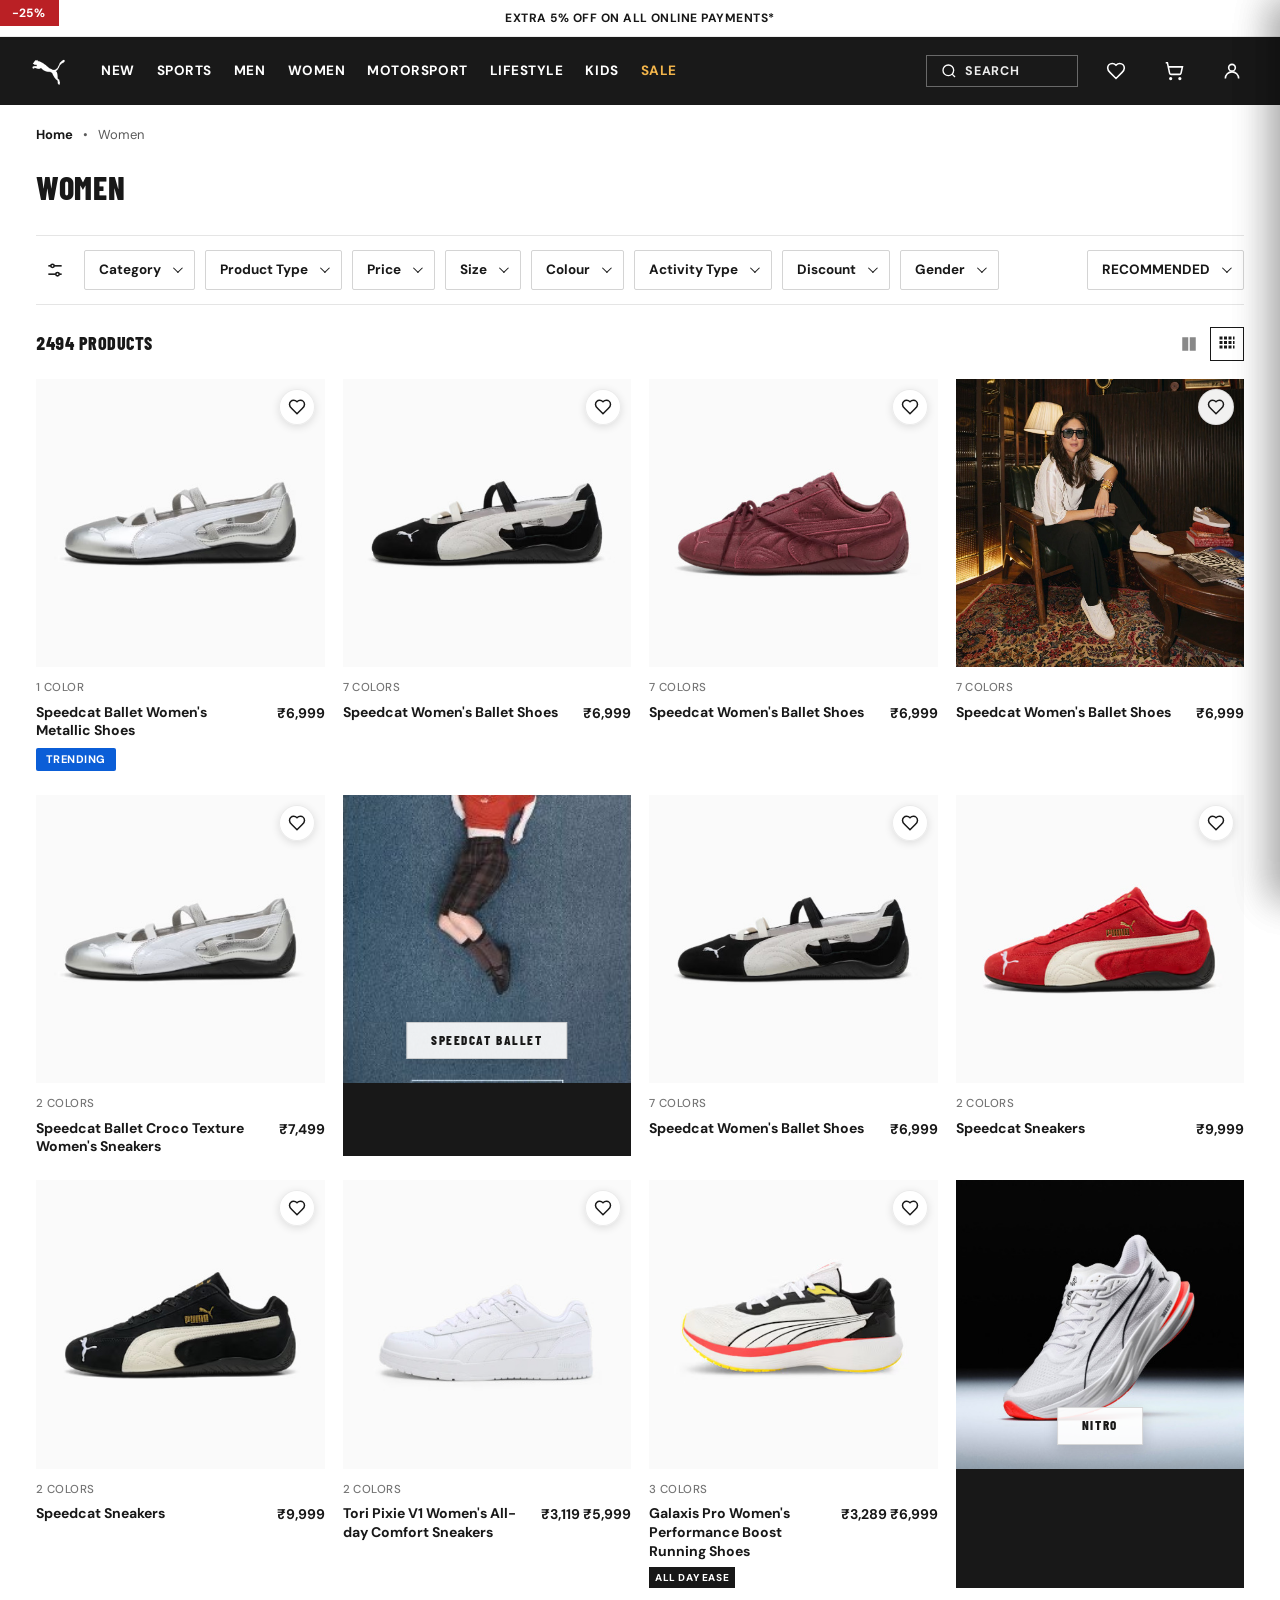
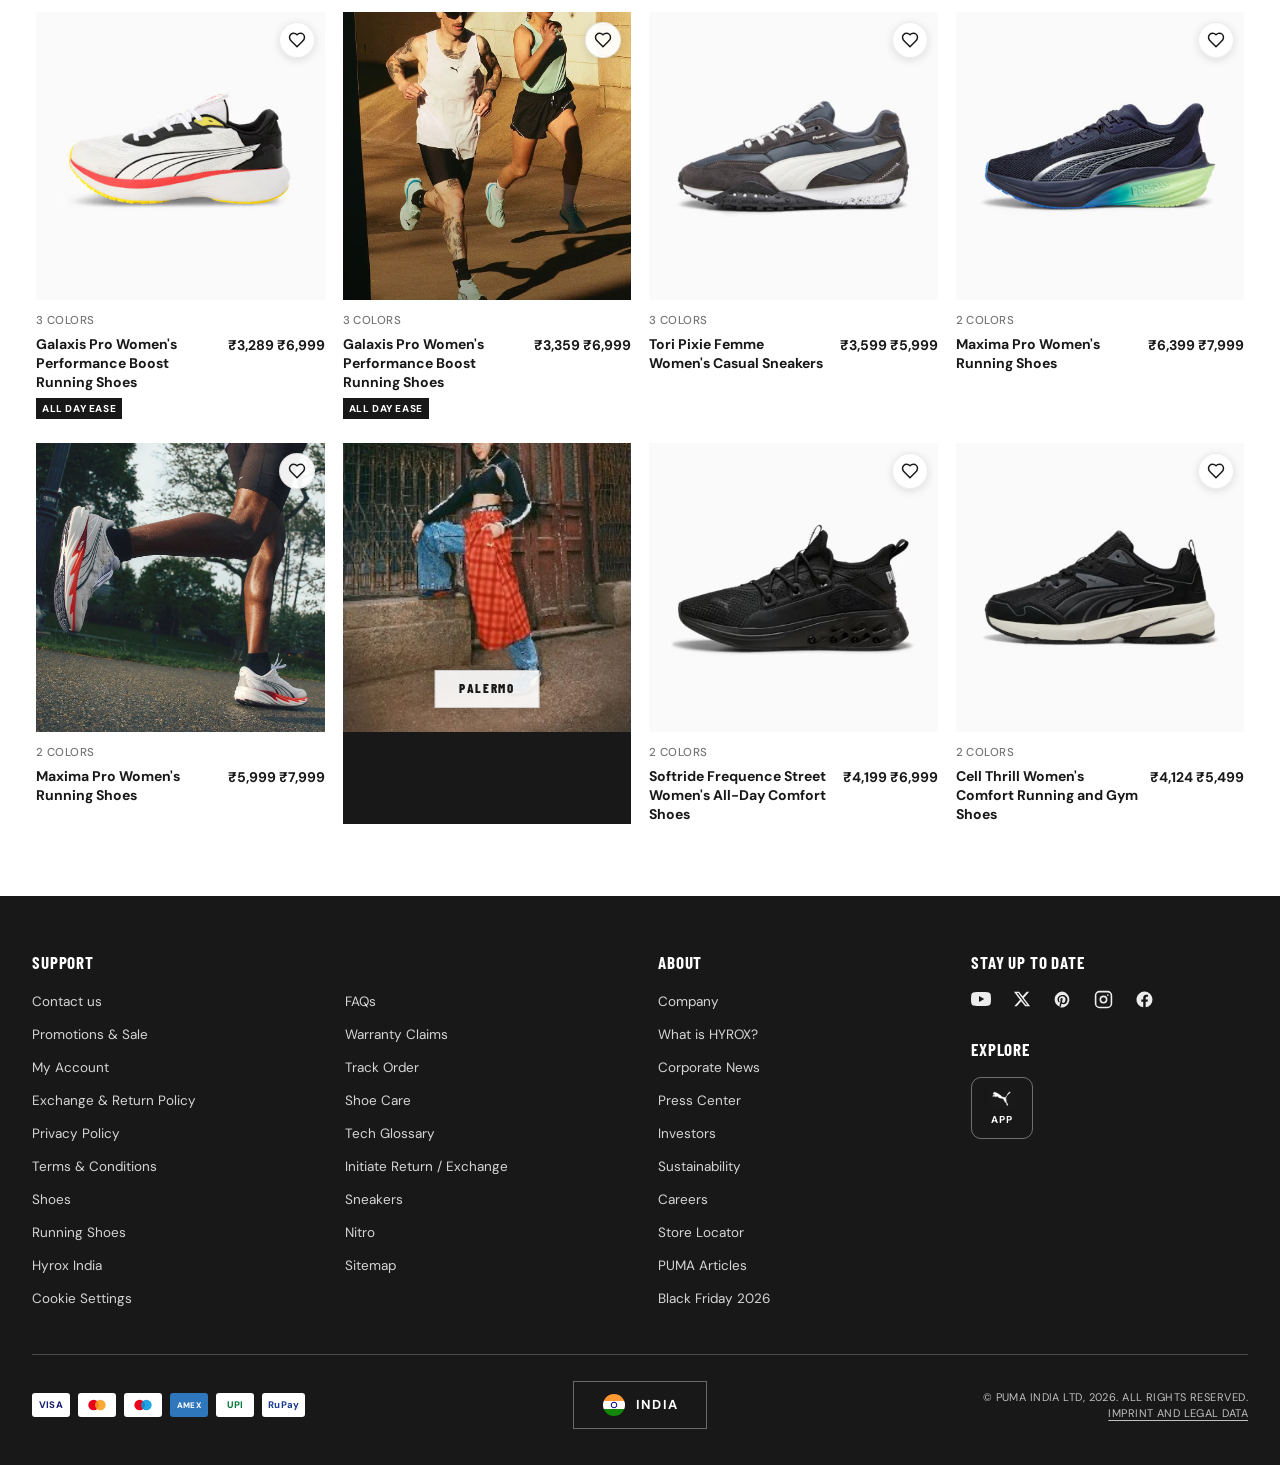
<file: womens.html>
<!doctype html>
<html lang="en">
  <head>
    <meta charset="UTF-8" />
    <meta http-equiv="refresh" content="0; url=women.html" />
    <title>Redirecting to Women's Store — PUMA India</title>
    <script>
      window.location.replace("women.html");
    </script>
  </head>
  <body style="font-family: sans-serif; padding: 40px; text-align: center;">
    <p>Redirecting to <a href="women.html">Women's Store</a>...</p>
  </body>
</html>
</file>
<file: puma.css>
/* ==========================================================================
   PUMA India Storefront — Pure HTML & CSS Stylesheet
   ========================================================================== */

:root {
  --bg-page: #ffffff;
  --bg-card: #f6f6f6;
  --bg-card-hover: #efefef;
  --bg-dark: #181818;
  --bg-header: #191919;
  --text-primary: #181818;
  --text-secondary: #5a5a5a;
  --text-muted: #757575;
  --text-inverse: #ffffff;
  --accent-red: #ba2025;
  --accent-gold: #c9a46c;
  --border-subtle: #e5e5e5;
  --border-dark: rgba(255, 255, 255, 0.22);
  --font-display: 'Barlow Condensed', 'Arial Narrow', sans-serif;
  --font-body: 'DM Sans', -apple-system, BlinkMacSystemFont, sans-serif;
  --ease-out: cubic-bezier(0.16, 1, 0.3, 1);
  --container-max: 1440px;
}

/* Base Reset */
*,
*::before,
*::after {
  box-sizing: border-box;
  margin: 0;
  padding: 0;
}

html {
  scroll-behavior: smooth;
  font-size: 16px;
  -webkit-font-smoothing: antialiased;
  -moz-osx-font-smoothing: grayscale;
}

body {
  font-family: var(--font-body);
  color: var(--text-primary);
  background-color: var(--bg-page);
  line-height: 1.5;
  overflow-x: hidden;
}

img {
  display: block;
  max-width: 100%;
  height: auto;
}

a {
  color: inherit;
  text-decoration: none;
}

button,
input,
label {
  font-family: inherit;
}

ul,
ol {
  list-style: none;
}

.sr-only {
  position: absolute;
  width: 1px;
  height: 1px;
  padding: 0;
  margin: -1px;
  overflow: hidden;
  clip: rect(0, 0, 0, 0);
  white-space: nowrap;
  border: 0;
}

.skip-link {
  position: absolute;
  top: -9999px;
  left: -9999px;
  width: 1px;
  height: 1px;
  overflow: hidden;
  clip: rect(0, 0, 0, 0);
  white-space: nowrap;
  z-index: 99999;
  background: #000000;
  color: #ffffff;
  padding: 8px 16px;
  font-weight: 700;
  text-decoration: underline;
}

.skip-link:focus,
.skip-link:focus-visible {
  top: 0;
  left: 0;
  width: auto;
  height: auto;
  overflow: visible;
  clip: auto;
  white-space: normal;
  outline: 2px solid var(--accent-gold);
}

:focus-visible {
  outline: 2px solid var(--accent-gold);
  outline-offset: 2px;
}

.tabular-nums {
  font-variant-numeric: tabular-nums;
}

/* ==========================================================================
   1. Top Announcement Bar & Responsive Header
   ========================================================================== */

.promo-bar {
  background-color: #ffffff;
  color: var(--text-primary);
  text-align: center;
  padding: 9px 16px;
  font-size: 12px;
  font-weight: 700;
  letter-spacing: 0.04em;
  border-bottom: 1px solid #ececec;
}

.site-header {
  position: sticky;
  top: 0;
  z-index: 50;
  background-color: var(--bg-header);
  color: var(--text-inverse);
  width: 100%;
}

.header-inner {
  max-width: 1600px;
  margin: 0 auto;
  height: 68px;
  padding: 0 28px;
  display: flex;
  align-items: center;
  justify-content: space-between;
  gap: 24px;
}

.header-left {
  display: flex;
  align-items: center;
  gap: 28px;
  min-width: 0;
}

.brand-logo {
  display: inline-flex;
  align-items: center;
  justify-content: center;
  flex-shrink: 0;
  color: #ffffff;
  transition: opacity 160ms var(--ease-out);
}

.brand-logo img {
  height: 36px;
  width: auto;
  display: block;
  object-fit: contain;
}

.brand-logo:hover {
  opacity: 0.85;
}

.primary-nav {
  display: flex;
  align-items: center;
  gap: 22px;
}

.nav-item {
  position: static;
}

.nav-link {
  display: inline-flex;
  align-items: center;
  height: 68px;
  font-size: 13.5px;
  font-weight: 700;
  letter-spacing: 0.04em;
  color: #ffffff;
  white-space: nowrap;
  flex-shrink: 0;
  position: relative;
  transition: color 150ms var(--ease-out);
}

.nav-link::after {
  content: '';
  position: absolute;
  left: 0;
  right: 0;
  bottom: 18px;
  height: 2px;
  background-color: var(--accent-gold);
  transform: scaleX(0);
  transform-origin: left;
  transition: transform 180ms var(--ease-out);
}

.nav-item:hover .nav-link,
.nav-link--active {
  color: var(--accent-gold);
}

.nav-item:hover .nav-link::after,
.nav-link:focus-visible::after,
.nav-link--active::after {
  transform: scaleX(1);
}

.nav-link--sale {
  color: #f3b54b;
}

.site-header .nav-link--sale.nav-link--active {
  border: 1px solid rgba(255, 255, 255, 0.45);
  padding: 6px 14px;
  height: 38px;
  display: inline-flex;
  align-items: center;
  justify-content: center;
  color: #ffffff !important;
}

.site-header .nav-link--sale.nav-link--active::after {
  display: none !important;
}

.sale-badge-pill {
  display: inline-block;
  background-color: #181818;
  color: #ffffff;
  font-family: var(--font-display);
  font-size: 11px;
  font-weight: 800;
  letter-spacing: 0.05em;
  padding: 3px 8px;
  margin-top: 8px;
  text-transform: uppercase;
  width: fit-content;
}

/* Pure CSS Mega-Menu Dropdown */
.mega-menu {
  position: absolute;
  left: 0;
  right: 0;
  top: 68px;
  background-color: #ffffff;
  color: var(--text-primary);
  border-top: 1px solid #2b2b2b;
  border-bottom: 1px solid var(--border-subtle);
  box-shadow: 0 18px 40px rgba(0, 0, 0, 0.12);
  padding: 34px 48px 40px;
  opacity: 0;
  visibility: hidden;
  transform: translateY(-6px);
  transition: opacity 160ms var(--ease-out), transform 160ms var(--ease-out), visibility 160ms;
  pointer-events: none;
  z-index: 45;
  max-height: calc(100vh - 75px);
  overflow-y: auto;
}

.nav-item:hover .mega-menu,
.nav-item:focus-within .mega-menu {
  opacity: 1;
  visibility: visible;
  transform: translateY(0);
  pointer-events: auto;
}

.mega-grid {
  max-width: 1320px;
  margin: 0 auto;
  display: grid;
  grid-template-columns: repeat(4, minmax(160px, 1fr));
  gap: 32px;
}

.mega-grid--5 {
  max-width: 1420px;
  margin: 0 auto;
  display: grid;
  grid-template-columns: repeat(5, minmax(170px, 1fr));
  gap: 28px;
}

.mega-badge-sale {
  display: inline-block;
  background-color: var(--accent-red);
  color: #ffffff;
  font-size: 10px;
  font-weight: 800;
  padding: 1px 5px;
  border-radius: 2px;
  margin-left: 6px;
  letter-spacing: 0.04em;
  vertical-align: middle;
}

.mega-grid--new {
  max-width: 1280px;
  margin: 0 auto;
  padding-left: 72px;
  display: grid;
  grid-template-columns: 220px 210px 1fr;
  gap: 48px;
}

.mega-scroll-wrap {
  max-width: 1460px;
  margin: 0 auto;
  overflow-x: auto;
  padding-bottom: 14px;
  scrollbar-width: thin;
  scrollbar-color: #707275 #f0f0f0;
}

.mega-scroll-wrap::-webkit-scrollbar {
  height: 5px;
}

.mega-scroll-wrap::-webkit-scrollbar-track {
  background: #f0f0f0;
}

.mega-scroll-wrap::-webkit-scrollbar-thumb {
  background: #707275;
  border-radius: 999px;
}

.mega-grid--sports {
  display: grid;
  grid-template-columns: repeat(7, 235px);
  gap: 32px;
  width: max-content;
}

.mega-heading {
  font-family: var(--font-body);
  font-size: 16px;
  font-weight: 700;
  letter-spacing: 0.01em;
  margin-bottom: 14px;
  padding-bottom: 10px;
  border-bottom: 1.5px solid #181818;
  color: var(--text-primary);
}

.mega-links {
  display: flex;
  flex-direction: column;
  gap: 11px;
}

.mega-links a {
  font-size: 14.5px;
  color: #555555;
  transition: color 140ms ease, transform 140ms ease;
}

.mega-links a:hover {
  color: var(--text-primary);
  transform: translateX(3px);
}

/* Header Actions */
.header-right {
  display: flex;
  align-items: center;
  gap: 18px;
  flex-shrink: 0;
}

.search-box {
  display: flex;
  align-items: center;
  gap: 8px;
  border: 1px solid rgba(255, 255, 255, 0.35);
  padding: 7px 14px;
  min-width: 152px;
  background-color: transparent;
  color: #ffffff;
  transition: border-color 150ms ease, background-color 150ms ease;
}

.search-box:focus-within,
.search-box:hover {
  border-color: #ffffff;
  background-color: rgba(255, 255, 255, 0.06);
}

.search-input {
  background: transparent;
  border: none;
  color: #ffffff;
  font-size: 12.5px;
  font-weight: 700;
  letter-spacing: 0.06em;
  width: 96px;
  outline: none;
}

.search-input::placeholder {
  color: #ffffff;
  opacity: 0.92;
}

.icon-btn {
  display: inline-flex;
  align-items: center;
  justify-content: center;
  width: 40px;
  height: 40px;
  color: #ffffff;
  position: relative;
  border-radius: 50%;
  background: transparent !important;
  background-color: transparent !important;
  border: none !important;
  outline: none;
  cursor: pointer;
  padding: 0;
  transition: background-color 150ms ease, color 150ms ease;
}

.icon-btn:hover {
  background-color: rgba(255, 255, 255, 0.12) !important;
}

.header-right .icon-btn {
  background: transparent !important;
  background-color: transparent !important;
  border: none !important;
  color: #ffffff !important;
}

.mobile-menu-trigger {
  display: none;
  align-items: center;
  justify-content: center;
  width: 44px;
  height: 44px;
  color: #ffffff;
  cursor: pointer;
}

/* Mobile Slide-Out Navigation Drawer (Pure CSS Checkbox Hack) */
.mobile-nav-drawer {
  position: fixed;
  inset: 0;
  z-index: 80;
  pointer-events: none;
  visibility: hidden;
}

.mobile-nav-backdrop {
  position: absolute;
  inset: 0;
  background-color: rgba(0, 0, 0, 0.56);
  opacity: 0;
  transition: opacity 220ms var(--ease-out);
  cursor: pointer;
}

.mobile-nav-panel {
  position: absolute;
  top: 0;
  left: 0;
  bottom: 0;
  width: min(340px, 86vw);
  background-color: #181818;
  color: #ffffff;
  transform: translateX(-100%);
  transition: transform 240ms var(--ease-out);
  display: flex;
  flex-direction: column;
  overflow-y: auto;
}

#nav-drawer-toggle:checked~.mobile-nav-drawer {
  pointer-events: auto;
  visibility: visible;
}

#nav-drawer-toggle:checked~.mobile-nav-drawer .mobile-nav-backdrop {
  opacity: 1;
}

#nav-drawer-toggle:checked~.mobile-nav-drawer .mobile-nav-panel {
  transform: translateX(0);
}

.mobile-drawer-head {
  display: flex;
  align-items: center;
  justify-content: space-between;
  padding: 16px 20px;
  border-bottom: 1px solid rgba(255, 255, 255, 0.14);
}

.mobile-drawer-close {
  display: inline-flex;
  align-items: center;
  justify-content: center;
  width: 44px;
  height: 44px;
  cursor: pointer;
  color: #ffffff;
}

.mobile-drawer-links {
  display: flex;
  flex-direction: column;
  padding: 12px 20px 28px;
}

.mobile-drawer-links a {
  display: flex;
  align-items: center;
  justify-content: space-between;
  padding: 14px 4px;
  font-family: var(--font-display);
  font-size: 20px;
  font-weight: 700;
  letter-spacing: 0.04em;
  border-bottom: 1px solid rgba(255, 255, 255, 0.1);
}

/* ==========================================================================
   2. Hero Banner ("CHANGE OF PACE")
   ========================================================================== */

.hero-banner {
  position: relative;
  width: 100%;
  overflow: hidden;
  background-color: #2b2c1a;
}

.hero-media {
  width: 100%;
  height: clamp(420px, 44vw, 660px);
  object-fit: cover;
  object-position: left center;
}

.hero-scrim {
  position: absolute;
  inset: 0;
  background: linear-gradient(90deg,
      rgba(0, 0, 0, 0) 45%,
      rgba(18, 20, 8, 0.42) 78%,
      rgba(18, 20, 8, 0.62) 100%);
  pointer-events: none;
}

.hero-overlay {
  position: absolute;
  inset: 0;
  max-width: 1600px;
  margin: 0 auto;
  padding: 36px 48px;
  display: flex;
  align-items: center;
  justify-content: flex-end;
}

.hero-content {
  text-align: right;
  color: #ffffff;
  max-width: 480px;
}

.hero-title {
  font-family: var(--font-display);
  font-size: clamp(2.5rem, 4.2vw, 3.6rem);
  font-weight: 800;
  line-height: 0.98;
  letter-spacing: 0.02em;
  text-transform: uppercase;
  text-wrap: balance;
  text-shadow: 0 2px 16px rgba(0, 0, 0, 0.35);
}

.hero-subtitle {
  margin-top: 8px;
  font-size: clamp(1rem, 1.4vw, 1.25rem);
  font-weight: 500;
  letter-spacing: 0.03em;
  text-transform: uppercase;
  color: rgba(255, 255, 255, 0.96);
  text-shadow: 0 1px 10px rgba(0, 0, 0, 0.35);
}

.hero-actions {
  margin-top: 22px;
  display: flex;
  align-items: center;
  justify-content: flex-end;
  gap: 12px;
  flex-wrap: wrap;
}

.btn-white {
  display: inline-flex;
  align-items: center;
  justify-content: center;
  background-color: #ffffff;
  color: #181818;
  font-size: 12.5px;
  font-weight: 800;
  letter-spacing: 0.08em;
  text-transform: uppercase;
  padding: 13px 26px;
  min-height: 44px;
  white-space: nowrap;
  flex-shrink: 0;
  transition: background-color 160ms var(--ease-out), transform 160ms var(--ease-out);
}

.btn-white:hover {
  background-color: #ececec;
  transform: translateY(-1px);
}

.btn-black {
  display: inline-flex;
  align-items: center;
  justify-content: center;
  background-color: #181818;
  color: #ffffff;
  font-size: 12.5px;
  font-weight: 800;
  letter-spacing: 0.08em;
  text-transform: uppercase;
  padding: 12px 26px;
  min-height: 42px;
  white-space: nowrap;
  flex-shrink: 0;
  transition: background-color 160ms var(--ease-out), transform 160ms var(--ease-out);
}

.btn-black:hover {
  background-color: #323232;
  transform: translateY(-1px);
}

/* ==========================================================================
   3. Shared Storefront Section Scaffolding & Carousel Track
   ========================================================================== */

.store-section {
  max-width: 1600px;
  margin: 0 auto;
  padding: 46px 32px 28px;
}

.section-heading {
  font-family: var(--font-display);
  font-size: clamp(1.75rem, 2.5vw, 2.15rem);
  font-weight: 800;
  letter-spacing: 0.02em;
  text-transform: uppercase;
  color: var(--text-primary);
  margin-bottom: 20px;
}

.section-heading--center {
  text-align: center;
  margin-bottom: 26px;
}

/* Horizontal Product / Editorial Row */
.carousel-wrap {
  position: relative;
}

.carousel-row {
  display: grid;
  grid-auto-flow: column;
  grid-auto-columns: calc((100% - 54px) / 4.22);
  gap: 18px;
  overflow-x: auto;
  scroll-snap-type: x mandatory;
  scroll-behavior: smooth;
  scrollbar-width: thin;
  scrollbar-color: #5c5e62 #e4e4e4;
  padding-bottom: 18px;
}

.carousel-row::-webkit-scrollbar {
  height: 5px;
}

.carousel-row::-webkit-scrollbar-track {
  background: #e4e4e4;
  border-radius: 999px;
}

.carousel-row::-webkit-scrollbar-thumb {
  background: #5c5e62;
  border-radius: 999px;
  cursor: grab;
}

.carousel-row::-webkit-scrollbar-thumb:hover {
  background: #181818;
}

.carousel-arrow {
  position: absolute;
  top: 40%;
  transform: translateY(-50%);
  width: 38px;
  height: 38px;
  border-radius: 50%;
  background-color: #181818;
  color: #ffffff;
  display: inline-flex;
  align-items: center;
  justify-content: center;
  z-index: 4;
  box-shadow: 0 4px 12px rgba(0, 0, 0, 0.18);
  transition: background-color 150ms ease, transform 150ms ease;
}

.carousel-arrow:hover {
  background-color: #353535;
  transform: translateY(-50%) scale(1.06);
}

.carousel-arrow--prev {
  left: 12px;
}

.carousel-arrow--next {
  right: 12px;
}

.progress-track {
  margin-top: 18px;
  width: 100%;
  height: 4px;
  background-color: #e4e4e4;
  border-radius: 999px;
  overflow: hidden;
  position: relative;
}

.progress-fill {
  height: 100%;
  background-color: #5c5e62;
  border-radius: 999px;
}

.progress-fill--fall {
  width: 60%;
}

.progress-fill--nf {
  width: 80%;
}

.progress-fill--trend {
  margin-left: 10%;
  width: 42%;
}

/* ==========================================================================
   4. Product Cards (Fall Favorites & Trending Now)
   ========================================================================== */

.shoe-card {
  scroll-snap-align: start;
  scroll-margin-top: 110px;
  display: flex;
  flex-direction: column;
  cursor: pointer;
  transition: transform 180ms var(--ease-out);
}

.shoe-card:hover {
  transform: translateY(-2px);
}

.shoe-card-media {
  position: relative;
  background-color: var(--bg-card);
  aspect-ratio: 1 / 1;
  overflow: hidden;
}

.shoe-card-media img {
  width: 100%;
  height: 100%;
  object-fit: cover;
  transition: transform 240ms var(--ease-out);
}

.shoe-card:hover .shoe-card-media img {
  transform: scale(1.03);
}

.discount-tag {
  position: absolute;
  top: 0;
  left: 0;
  background-color: var(--accent-red);
  color: #ffffff;
  font-size: 12px;
  font-weight: 700;
  padding: 4px 12px;
  letter-spacing: 0.02em;
  font-variant-numeric: tabular-nums;
}

.shoe-card-meta {
  display: flex;
  align-items: flex-start;
  justify-content: space-between;
  gap: 12px;
  padding-top: 12px;
}

.shoe-card-title {
  font-size: 14px;
  font-weight: 700;
  line-height: 1.35;
  color: var(--text-primary);
  display: -webkit-box;
  -webkit-line-clamp: 2;
  line-clamp: 2;
  -webkit-box-orient: vertical;
  overflow: hidden;
}

.shoe-card-prices {
  text-align: right;
  flex-shrink: 0;
  font-variant-numeric: tabular-nums;
}

.price-current {
  display: block;
  font-size: 14px;
  font-weight: 700;
  color: var(--text-primary);
}

.price-sale {
  display: block;
  font-size: 14px;
  font-weight: 700;
  color: var(--accent-red);
}

.price-old {
  display: block;
  font-size: 13px;
  font-weight: 500;
  color: var(--text-muted);
  text-decoration: line-through;
}

/* ==========================================================================
   5. Ferrari Full-Bleed Banner ("THE CITY OF LIGHTS JUST GOT BRIGHTER")
   ========================================================================== */

.ferrari-banner {
  position: relative;
  width: 100%;
  margin-top: 22px;
  background-color: #051211;
  overflow: hidden;
}

.ferrari-media {
  width: 100%;
  height: clamp(380px, 37vw, 590px);
  object-fit: cover;
  object-position: left center;
}

.ferrari-overlay {
  position: absolute;
  inset: 0;
  max-width: 1600px;
  margin: 0 auto;
  padding: 40px 48px;
  display: flex;
  align-items: center;
  justify-content: flex-end;
}

.ferrari-content {
  text-align: right;
  color: #ffffff;
  max-width: 470px;
}

.ferrari-title {
  font-family: var(--font-display);
  font-size: clamp(2.2rem, 3.6vw, 3.2rem);
  font-weight: 800;
  line-height: 1.02;
  text-transform: uppercase;
  text-wrap: balance;
}

.ferrari-subtitle {
  margin-top: 10px;
  font-size: 16px;
  font-weight: 400;
  color: rgba(255, 255, 255, 0.9);
}

.ferrari-actions {
  margin-top: 22px;
  display: flex;
  justify-content: flex-end;
}

/* ==========================================================================
   6. Editorial Grid Sections (New & Featured, Lifestyle, Performance)
   ========================================================================== */

.editorial-grid-4 {
  display: grid;
  grid-template-columns: repeat(4, minmax(0, 1fr));
  gap: 18px;
}

.editorial-grid-3 {
  display: grid;
  grid-template-columns: repeat(3, minmax(0, 1fr));
  gap: 18px;
  max-width: 1460px;
  margin: 0 auto;
}

.editorial-card {
  scroll-snap-align: start;
  scroll-margin-top: 110px;
  display: flex;
  flex-direction: column;
  align-items: center;
  text-align: center;
  transition: transform 180ms var(--ease-out);
}

.editorial-card:hover {
  transform: translateY(-2px);
}

.editorial-card-media {
  width: 100%;
  aspect-ratio: 1 / 1;
  background-color: var(--bg-card);
  overflow: hidden;
}

.editorial-card-media img {
  width: 100%;
  height: 100%;
  object-fit: cover;
  transition: transform 260ms var(--ease-out);
}

.editorial-card:hover .editorial-card-media img {
  transform: scale(1.03);
}

.editorial-card-title {
  margin-top: 16px;
  font-family: var(--font-display);
  font-size: 24px;
  font-weight: 800;
  letter-spacing: 0.02em;
  text-transform: uppercase;
  color: var(--text-primary);
}

.editorial-card-sub {
  margin-top: 4px;
  font-size: 13px;
  font-weight: 500;
  letter-spacing: 0.04em;
  text-transform: uppercase;
  color: var(--text-secondary);
}

.editorial-card-cta {
  margin-top: 14px;
}

/* ==========================================================================
   7. Pure-CSS Interactive Product Catalog + Filter Sidebar (#shop-catalog)
   ========================================================================== */

.catalog-section {
  max-width: 1600px;
  margin: 24px auto 0;
  padding: 42px 32px 64px;
  border-top: 1px solid var(--border-subtle);
}

.catalog-header {
  display: flex;
  align-items: flex-end;
  justify-content: space-between;
  gap: 20px;
  flex-wrap: wrap;
  margin-bottom: 24px;
}

.catalog-subcopy {
  font-size: 14px;
  color: var(--text-secondary);
  margin-top: 4px;
}

.mobile-filter-toggle-btn {
  display: none;
  align-items: center;
  gap: 8px;
  border: 1px solid var(--text-primary);
  padding: 10px 18px;
  font-size: 12.5px;
  font-weight: 700;
  letter-spacing: 0.06em;
  text-transform: uppercase;
  cursor: pointer;
  min-height: 44px;
}

.catalog-layout {
  display: grid;
  grid-template-columns: 272px minmax(0, 1fr);
  gap: 32px;
  align-items: start;
}

/* Sidebar */
.filter-sidebar {
  border-right: 1px solid var(--border-subtle);
  padding-right: 24px;
  position: sticky;
  top: 86px;
}

.filter-sidebar-top {
  display: flex;
  align-items: center;
  justify-content: space-between;
  padding-bottom: 14px;
  border-bottom: 1px solid var(--border-subtle);
}

.filter-sidebar-title {
  font-family: var(--font-display);
  font-size: 20px;
  font-weight: 800;
  letter-spacing: 0.04em;
  text-transform: uppercase;
}

.filter-close-mobile {
  display: none;
  width: 40px;
  height: 40px;
  align-items: center;
  justify-content: center;
  cursor: pointer;
}

.filter-group {
  border-bottom: 1px solid var(--border-subtle);
  padding: 14px 0;
}

.filter-group summary {
  display: flex;
  align-items: center;
  justify-content: space-between;
  font-size: 13px;
  font-weight: 700;
  letter-spacing: 0.05em;
  text-transform: uppercase;
  cursor: pointer;
  list-style: none;
  padding: 4px 0;
}

.filter-group summary::-webkit-details-marker {
  display: none;
}

.filter-group summary::after {
  content: '+';
  font-size: 18px;
  font-weight: 400;
  line-height: 1;
}

.filter-group[open] summary::after {
  content: '−';
}

.filter-options {
  display: flex;
  flex-direction: column;
  gap: 6px;
  margin-top: 12px;
}

.filter-option-label {
  display: flex;
  align-items: center;
  justify-content: space-between;
  gap: 10px;
  padding: 7px 10px;
  font-size: 13.5px;
  color: var(--text-secondary);
  cursor: pointer;
  border-radius: 4px;
  transition: background-color 140ms ease, color 140ms ease;
}

.filter-option-label:hover {
  background-color: #f4f4f4;
  color: var(--text-primary);
}

.filter-option-left {
  display: flex;
  align-items: center;
  gap: 10px;
}

.filter-indicator {
  width: 15px;
  height: 15px;
  border: 1.5px solid #999999;
  border-radius: 3px;
  display: inline-flex;
  align-items: center;
  justify-content: center;
  flex-shrink: 0;
  transition: border-color 140ms ease, background-color 140ms ease;
}

.filter-count {
  font-size: 12px;
  color: var(--text-muted);
  font-variant-numeric: tabular-nums;
}

/* Active Pure-CSS Filter States */
#cat-all:checked~.catalog-layout label[for='cat-all'],
#cat-running:checked~.catalog-layout label[for='cat-running'],
#cat-lifestyle:checked~.catalog-layout label[for='cat-lifestyle'],
#cat-motorsport:checked~.catalog-layout label[for='cat-motorsport'],
#cat-sale:checked~.catalog-layout label[for='cat-sale'],
#gen-all:checked~.catalog-layout label[for='gen-all'],
#gen-men:checked~.catalog-layout label[for='gen-men'],
#gen-women:checked~.catalog-layout label[for='gen-women'],
#price-all:checked~.catalog-layout label[for='price-all'],
#price-under5k:checked~.catalog-layout label[for='price-under5k'],
#price-5k10k:checked~.catalog-layout label[for='price-5k10k'],
#price-over10k:checked~.catalog-layout label[for='price-over10k'] {
  color: var(--text-primary);
  font-weight: 700;
  background-color: #f2f2f2;
}

#cat-all:checked~.catalog-layout label[for='cat-all'] .filter-indicator,
#cat-running:checked~.catalog-layout label[for='cat-running'] .filter-indicator,
#cat-lifestyle:checked~.catalog-layout label[for='cat-lifestyle'] .filter-indicator,
#cat-motorsport:checked~.catalog-layout label[for='cat-motorsport'] .filter-indicator,
#cat-sale:checked~.catalog-layout label[for='cat-sale'] .filter-indicator,
#gen-all:checked~.catalog-layout label[for='gen-all'] .filter-indicator,
#gen-men:checked~.catalog-layout label[for='gen-men'] .filter-indicator,
#gen-women:checked~.catalog-layout label[for='gen-women'] .filter-indicator,
#price-all:checked~.catalog-layout label[for='price-all'] .filter-indicator,
#price-under5k:checked~.catalog-layout label[for='price-under5k'] .filter-indicator,
#price-5k10k:checked~.catalog-layout label[for='price-5k10k'] .filter-indicator,
#price-over10k:checked~.catalog-layout label[for='price-over10k'] .filter-indicator {
  background-color: #181818;
  border-color: #181818;
  box-shadow: inset 0 0 0 3px #ffffff;
}

/* Pure CSS Multi-Filter Rules */
#cat-running:checked~.catalog-layout .catalog-card:not([data-cat~='running']),
#cat-lifestyle:checked~.catalog-layout .catalog-card:not([data-cat~='lifestyle']),
#cat-motorsport:checked~.catalog-layout .catalog-card:not([data-cat~='motorsport']),
#cat-sale:checked~.catalog-layout .catalog-card:not([data-sale='true']),
#gen-men:checked~.catalog-layout .catalog-card:not([data-gender~='men']),
#gen-women:checked~.catalog-layout .catalog-card:not([data-gender~='women']),
#price-under5k:checked~.catalog-layout .catalog-card:not([data-price='under5k']),
#price-5k10k:checked~.catalog-layout .catalog-card:not([data-price='5k10k']),
#price-over10k:checked~.catalog-layout .catalog-card:not([data-price='over10k']) {
  display: none;
}

.catalog-grid {
  display: grid;
  grid-template-columns: repeat(4, minmax(0, 1fr));
  gap: 20px;
}

.catalog-card {
  display: flex;
  flex-direction: column;
  transition: transform 160ms var(--ease-out);
}

.catalog-card:hover {
  transform: translateY(-2px);
}

.catalog-card-kicker {
  margin-top: 10px;
  font-size: 11.5px;
  font-weight: 600;
  text-transform: uppercase;
  letter-spacing: 0.05em;
  color: var(--text-muted);
}

.catalog-card-footer {
  display: flex;
  align-items: flex-start;
  justify-content: space-between;
  gap: 10px;
  margin-top: 4px;
}

.catalog-quick-pills {
  display: flex;
  align-items: center;
  gap: 8px;
  flex-wrap: wrap;
}

.quick-filter-tab {
  padding: 8px 16px;
  font-size: 12.5px;
  font-weight: 700;
  letter-spacing: 0.05em;
  text-transform: uppercase;
  border: 1px solid var(--border-subtle);
  cursor: pointer;
  white-space: nowrap;
  flex-shrink: 0;
  transition: background-color 140ms ease, color 140ms ease, border-color 140ms ease;
}

.quick-filter-tab:hover {
  border-color: var(--text-primary);
}

#cat-all:checked~.catalog-header label[for='cat-all'],
#cat-running:checked~.catalog-header label[for='cat-running'],
#cat-lifestyle:checked~.catalog-header label[for='cat-lifestyle'],
#cat-motorsport:checked~.catalog-header label[for='cat-motorsport'],
#cat-sale:checked~.catalog-header label[for='cat-sale'] {
  background-color: #181818;
  color: #ffffff;
  border-color: #181818;
}

.filter-reset-row {
  margin-top: 14px;
  display: flex;
  gap: 8px;
}

.filter-reset-link {
  display: inline-flex;
  align-items: center;
  justify-content: center;
  width: 100%;
  padding: 10px 14px;
  border: 1px solid var(--text-primary);
  font-size: 12px;
  font-weight: 700;
  letter-spacing: 0.06em;
  text-transform: uppercase;
  cursor: pointer;
  transition: background-color 150ms ease, color 150ms ease;
}

.filter-reset-link:hover {
  background-color: #181818;
  color: #ffffff;
}

/* ==========================================================================
   8. Footer (Exact Clone of Screenshot 8)
   ========================================================================== */

.site-footer {
  background-color: var(--bg-dark);
  color: #ffffff;
  padding: 54px 32px 36px;
}

.footer-inner {
  max-width: 1440px;
  margin: 0 auto;
}

.footer-top-grid {
  display: grid;
  grid-template-columns: 1fr 1fr 1fr 1fr;
  gap: 36px;
  padding-bottom: 44px;
}

.footer-col-title {
  font-family: var(--font-display);
  font-size: 17px;
  font-weight: 700;
  letter-spacing: 0.05em;
  text-transform: uppercase;
  margin-bottom: 14px;
  color: #ffffff;
}

.footer-col-title--spacer {
  visibility: hidden;
}

.footer-links {
  display: flex;
  flex-direction: column;
  gap: 9px;
}

.footer-links a {
  font-size: 13.5px;
  color: rgba(255, 255, 255, 0.82);
  transition: color 140ms ease;
}

.footer-links a:hover {
  color: #ffffff;
  text-decoration: underline;
  text-underline-offset: 3px;
}

.social-row {
  display: flex;
  align-items: center;
  gap: 22px;
  margin-bottom: 28px;
}

.social-link {
  display: inline-flex;
  align-items: center;
  justify-content: center;
  color: #ffffff;
  opacity: 0.92;
  transition: opacity 140ms ease, transform 140ms ease;
}

.social-link:hover {
  opacity: 1;
  transform: translateY(-1px);
}

.explore-app-card img {
  width: 28px;
  height: auto;
  max-height: 20px;
  display: block;
  object-fit: contain;
}

.explore-app-card {
  display: inline-flex;
  flex-direction: column;
  align-items: center;
  justify-content: center;
  gap: 4px;
  width: 62px;
  height: 62px;
  border: 1px solid rgba(255, 255, 255, 0.38);
  border-radius: 10px;
  color: #ffffff;
  font-size: 10px;
  font-weight: 700;
  letter-spacing: 0.08em;
  transition: border-color 150ms ease, background-color 150ms ease;
}

.explore-app-card:hover {
  border-color: #ffffff;
  background-color: rgba(255, 255, 255, 0.08);
}

.footer-divider {
  border: none;
  border-top: 1px solid var(--border-dark);
  margin-bottom: 26px;
}

.footer-bottom {
  display: grid;
  grid-template-columns: 1fr auto 1fr;
  align-items: center;
  gap: 20px;
}

.payment-badges {
  display: flex;
  align-items: center;
  gap: 8px;
  flex-wrap: wrap;
}

.pay-chip {
  display: inline-flex;
  align-items: center;
  justify-content: center;
  height: 24px;
  min-width: 38px;
  padding: 0 6px;
  border-radius: 3px;
  background-color: #ffffff;
  color: #181818;
  font-size: 9.5px;
  font-weight: 800;
  letter-spacing: 0.03em;
}

.region-selector {
  display: inline-flex;
  align-items: center;
  gap: 10px;
  border: 1px solid rgba(255, 255, 255, 0.35);
  padding: 11px 28px;
  font-size: 13px;
  font-weight: 700;
  letter-spacing: 0.08em;
  text-transform: uppercase;
  color: #ffffff;
  transition: border-color 150ms ease;
}

.region-selector:hover {
  border-color: #ffffff;
}

.footer-legal {
  text-align: right;
  font-size: 11px;
  color: rgba(255, 255, 255, 0.72);
  line-height: 1.5;
  letter-spacing: 0.04em;
}

.footer-legal a {
  text-decoration: underline;
  text-underline-offset: 3px;
}

/* ==========================================================================
   9. Responsive Breakpoints (Tablet & Mobile)
   ========================================================================== */

@media (max-width: 1180px) {
  .primary-nav {
    gap: 14px;
  }

  .nav-link {
    font-size: 12.5px;
  }

  .carousel-row {
    grid-auto-columns: calc((100% - 36px) / 3.15);
  }

  .catalog-grid {
    grid-template-columns: repeat(3, minmax(0, 1fr));
  }
}

@media (max-width: 1024px) {
  .primary-nav {
    display: none;
  }

  .mobile-menu-trigger {
    display: inline-flex;
  }

  .header-inner {
    padding: 0 16px;
    height: 60px;
  }

  .editorial-grid-4 {
    grid-template-columns: repeat(2, minmax(0, 1fr));
  }

  .catalog-layout {
    grid-template-columns: 1fr;
  }

  .mobile-filter-toggle-btn {
    display: inline-flex;
  }

  .filter-sidebar {
    position: fixed;
    top: 0;
    left: 0;
    bottom: 0;
    width: min(320px, 86vw);
    background-color: #ffffff;
    z-index: 90;
    padding: 20px;
    overflow-y: auto;
    border-right: none;
    box-shadow: 12px 0 32px rgba(0, 0, 0, 0.2);
    transform: translateX(-100%);
    transition: transform 240ms var(--ease-out);
  }

  .filter-close-mobile {
    display: inline-flex;
  }

  #filter-drawer-toggle:checked~.catalog-layout .filter-sidebar {
    transform: translateX(0);
  }

  .footer-top-grid {
    grid-template-columns: repeat(2, minmax(0, 1fr));
  }

  .footer-col-title--spacer {
    display: none;
  }

  .footer-bottom {
    grid-template-columns: 1fr;
    justify-items: center;
    text-align: center;
  }

  .footer-legal {
    text-align: center;
  }
}

@media (max-width: 720px) {
  .promo-bar {
    font-size: 11px;
    padding: 7px 12px;
  }

  .search-box {
    display: none;
  }

  .hero-media {
    height: 360px;
    object-position: 28% center;
  }

  .hero-overlay,
  .ferrari-overlay {
    padding: 24px 20px;
    align-items: flex-end;
    justify-content: flex-start;
  }

  .hero-content,
  .ferrari-content {
    text-align: left;
  }

  .hero-actions,
  .ferrari-actions {
    justify-content: flex-start;
  }

  .ferrari-media {
    height: 360px;
    object-position: 32% center;
  }

  .store-section,
  .catalog-section {
    padding: 34px 16px 24px;
  }

  .carousel-row {
    grid-auto-columns: calc((100% - 14px) / 1.45);
    gap: 14px;
  }

  .editorial-grid-4,
  .editorial-grid-3 {
    grid-template-columns: 1fr;
    gap: 28px;
  }

  .catalog-grid {
    grid-template-columns: repeat(2, minmax(0, 1fr));
    gap: 14px;
  }

  .footer-top-grid {
    grid-template-columns: 1fr;
    gap: 28px;
  }
}

/* ==========================================================================
   10. New Season Page (new-season.html) — Exact Clone of Screenshot
   ========================================================================== */

.ns-page {
  max-width: 1600px;
  margin: 0 auto;
  padding: 20px 36px 72px;
}

.ns-breadcrumb {
  display: flex;
  align-items: center;
  gap: 10px;
  font-size: 13px;
  color: var(--text-secondary);
  margin-bottom: 18px;
}

.ns-breadcrumb a {
  font-weight: 700;
  color: var(--text-primary);
}

.ns-breadcrumb a:hover {
  text-decoration: underline;
}

.ns-title {
  font-family: var(--font-display);
  font-size: clamp(1.85rem, 2.5vw, 2.2rem);
  font-weight: 800;
  letter-spacing: 0.02em;
  text-transform: uppercase;
  color: var(--text-primary);
  margin-bottom: 24px;
}

/* Horizontal Filter Bar */
.ns-toolbar {
  display: flex;
  align-items: center;
  justify-content: space-between;
  gap: 16px;
  padding: 14px 0;
  border-top: 1px solid var(--border-subtle);
  border-bottom: 1px solid var(--border-subtle);
  flex-wrap: wrap;
}

.ns-filter-pills {
  display: flex;
  align-items: center;
  gap: 10px;
  flex-wrap: wrap;
}

.ns-sliders-btn {
  display: inline-flex;
  align-items: center;
  justify-content: center;
  width: 38px;
  height: 38px;
  cursor: pointer;
  color: var(--text-primary);
  border-radius: 4px;
  transition: background-color 140ms ease;
}

.ns-sliders-btn:hover {
  background-color: #f3f3f3;
}

.ns-dropdown {
  position: relative;
}

.ns-dropdown summary {
  display: inline-flex;
  align-items: center;
  gap: 10px;
  padding: 9px 14px;
  border: 1px solid #d4d4d4;
  border-radius: 2px;
  background-color: #ffffff;
  font-size: 13.5px;
  font-weight: 700;
  color: var(--text-primary);
  cursor: pointer;
  list-style: none;
  white-space: nowrap;
  transition: border-color 140ms ease, background-color 140ms ease;
}

.ns-dropdown summary::-webkit-details-marker {
  display: none;
}

.ns-dropdown summary:hover,
.ns-dropdown[open] summary {
  border-color: #181818;
}

.ns-dropdown summary::after {
  content: '';
  width: 7px;
  height: 7px;
  border-right: 1.8px solid currentColor;
  border-bottom: 1.8px solid currentColor;
  transform: rotate(45deg) translateY(-2px);
  margin-left: 2px;
}

.ns-dropdown[open] summary::after {
  transform: rotate(-135deg) translateY(-2px);
}

.ns-dropdown-panel {
  position: absolute;
  top: calc(100% + 6px);
  left: 0;
  min-width: 210px;
  background-color: #ffffff;
  border: 1px solid #d4d4d4;
  box-shadow: 0 14px 32px rgba(0, 0, 0, 0.12);
  padding: 10px;
  z-index: 35;
  display: flex;
  flex-direction: column;
  gap: 4px;
}

.ns-dropdown--right .ns-dropdown-panel {
  left: auto;
  right: 0;
}

.ns-sort-summary {
  text-transform: uppercase;
  font-size: 12.5px !important;
  letter-spacing: 0.05em;
  padding: 10px 16px !important;
}

/* Count + Grid View Switcher Bar */
.ns-meta-bar {
  display: flex;
  align-items: center;
  justify-content: space-between;
  padding: 22px 0 18px;
}

.ns-count {
  font-family: var(--font-display);
  font-size: 18px;
  font-weight: 800;
  letter-spacing: 0.03em;
  text-transform: uppercase;
  font-variant-numeric: tabular-nums;
}

.ns-view-switch {
  display: flex;
  align-items: center;
  gap: 6px;
}

.ns-view-btn {
  display: inline-flex;
  align-items: center;
  justify-content: center;
  width: 34px;
  height: 34px;
  color: #888888;
  border: 1px solid transparent;
  cursor: pointer;
  transition: color 140ms ease, border-color 140ms ease;
}

.ns-view-btn:hover {
  color: var(--text-primary);
}

#ns-grid-2:checked~.ns-meta-bar label[for='ns-grid-2'],
#ns-grid-4:checked~.ns-meta-bar label[for='ns-grid-4'],
#sp-grid-2:checked~.ns-meta-bar label[for='sp-grid-2'],
#sp-grid-4:checked~.ns-meta-bar label[for='sp-grid-4'],
#men-grid-2:checked~.ns-meta-bar label[for='men-grid-2'],
#men-grid-4:checked~.ns-meta-bar label[for='men-grid-4'],
#women-grid-2:checked~.ns-meta-bar label[for='women-grid-2'],
#women-grid-4:checked~.ns-meta-bar label[for='women-grid-4'],
#ms-grid-2:checked~.ns-meta-bar label[for='ms-grid-2'],
#ms-grid-4:checked~.ns-meta-bar label[for='ms-grid-4'],
#ls-grid-2:checked~.ns-meta-bar label[for='ls-grid-2'],
#ls-grid-4:checked~.ns-meta-bar label[for='ls-grid-4'],
#kids-grid-2:checked~.ns-meta-bar label[for='kids-grid-2'],
#kids-grid-4:checked~.ns-meta-bar label[for='kids-grid-4'],
#kids-grid-2:checked~.ns-count-row label[for='kids-grid-2'],
#kids-grid-4:checked~.ns-count-row label[for='kids-grid-4'] {
  color: var(--text-primary);
  border-color: var(--text-primary);
}

/* Layout with Collapsible Left Filter Sidebar */
.ns-catalog-wrap {
  display: grid;
  grid-template-columns: 0 minmax(0, 1fr);
  gap: 0;
  align-items: start;
  transition: grid-template-columns 220ms var(--ease-out), gap 220ms var(--ease-out);
}

.ns-sidebar {
  overflow: hidden;
  opacity: 0;
  visibility: hidden;
  border-right: 1px solid var(--border-subtle);
  transition: opacity 180ms ease;
}

#ns-sidebar-toggle:checked~.ns-catalog-wrap,
#sp-sidebar-toggle:checked~.ns-catalog-wrap,
#men-sidebar-toggle:checked~.ns-catalog-wrap,
#women-sidebar-toggle:checked~.ns-catalog-wrap,
#ms-sidebar-toggle:checked~.ns-catalog-wrap,
#ls-sidebar-toggle:checked~.ns-catalog-wrap,
#kids-sidebar-toggle:checked~.ns-catalog-wrap {
  grid-template-columns: 268px minmax(0, 1fr);
  gap: 28px;
}

#ns-sidebar-toggle:checked~.ns-catalog-wrap .ns-sidebar,
#sp-sidebar-toggle:checked~.ns-catalog-wrap .ns-sidebar,
#men-sidebar-toggle:checked~.ns-catalog-wrap .ns-sidebar,
#women-sidebar-toggle:checked~.ns-catalog-wrap .ns-sidebar,
#ms-sidebar-toggle:checked~.ns-catalog-wrap .ns-sidebar,
#ls-sidebar-toggle:checked~.ns-catalog-wrap .ns-sidebar,
#kids-sidebar-toggle:checked~.ns-catalog-wrap .ns-sidebar {
  opacity: 1;
  visibility: visible;
  padding-right: 20px;
}

.ns-grid {
  display: grid;
  grid-template-columns: repeat(4, minmax(0, 1fr));
  gap: 24px 18px;
}

#ns-grid-2:checked~.ns-catalog-wrap .ns-grid,
#sp-grid-2:checked~.ns-catalog-wrap .ns-grid,
#men-grid-2:checked~.ns-catalog-wrap .ns-grid,
#women-grid-2:checked~.ns-catalog-wrap .ns-grid,
#ms-grid-2:checked~.ns-catalog-wrap .ns-grid,
#ls-grid-2:checked~.ns-catalog-wrap .ns-grid,
#kids-grid-2:checked~.ns-catalog-wrap .ns-grid,
#kids-grid-2:checked~* .ns-grid,
.ns-grid.grid-2-col {
  grid-template-columns: repeat(2, minmax(0, 1fr));
  gap: 32px 24px;
}

.ns-card {
  display: flex;
  flex-direction: column;
  cursor: pointer;
  transition: transform 160ms var(--ease-out);
}

.ns-card:hover {
  transform: translateY(-2px);
}

.ns-card-colors {
  margin-top: 12px;
  font-size: 11.5px;
  font-weight: 500;
  letter-spacing: 0.04em;
  text-transform: uppercase;
  color: var(--text-muted);
}

.ns-card-row {
  margin-top: 6px;
  display: flex;
  align-items: flex-start;
  justify-content: space-between;
  gap: 12px;
}

.ns-card-title {
  font-size: 14px;
  font-weight: 700;
  line-height: 1.35;
  color: var(--text-primary);
}

.ns-card-price {
  font-size: 14px;
  font-weight: 700;
  color: var(--text-primary);
  flex-shrink: 0;
  font-variant-numeric: tabular-nums;
}

.ns-trending-badge {
  display: inline-block;
  align-self: flex-start;
  margin-top: 8px;
  padding: 3px 10px;
  background-color: #0b5ed7;
  color: #ffffff;
  font-size: 11px;
  font-weight: 700;
  letter-spacing: 0.04em;
  text-transform: uppercase;
  border-radius: 2px;
}

/* Pure CSS Filtering on New Season Page */
#ns-cat-all:checked~.ns-catalog-wrap label[for='ns-cat-all'],
#ns-cat-lifestyle:checked~.ns-catalog-wrap label[for='ns-cat-lifestyle'],
#ns-cat-running:checked~.ns-catalog-wrap label[for='ns-cat-running'],
#ns-cat-motorsport:checked~.ns-catalog-wrap label[for='ns-cat-motorsport'],
#ns-gen-all:checked~.ns-catalog-wrap label[for='ns-gen-all'],
#ns-gen-men:checked~.ns-catalog-wrap label[for='ns-gen-men'],
#ns-gen-women:checked~.ns-catalog-wrap label[for='ns-gen-women'],
#ns-price-all:checked~.ns-catalog-wrap label[for='ns-price-all'],
#ns-price-under6k:checked~.ns-catalog-wrap label[for='ns-price-under6k'],
#ns-price-6k10k:checked~.ns-catalog-wrap label[for='ns-price-6k10k'],
#ns-price-over10k:checked~.ns-catalog-wrap label[for='ns-price-over10k'],
#ns-col-all:checked~.ns-catalog-wrap label[for='ns-col-all'],
#ns-col-black:checked~.ns-catalog-wrap label[for='ns-col-black'],
#ns-col-white:checked~.ns-catalog-wrap label[for='ns-col-white'],
#ns-col-red:checked~.ns-catalog-wrap label[for='ns-col-red'],
#ns-cat-all:checked~.ns-toolbar label[for='ns-cat-all'],
#ns-cat-lifestyle:checked~.ns-toolbar label[for='ns-cat-lifestyle'],
#ns-cat-running:checked~.ns-toolbar label[for='ns-cat-running'],
#ns-cat-motorsport:checked~.ns-toolbar label[for='ns-cat-motorsport'],
#ns-gen-all:checked~.ns-toolbar label[for='ns-gen-all'],
#ns-gen-men:checked~.ns-toolbar label[for='ns-gen-men'],
#ns-gen-women:checked~.ns-toolbar label[for='ns-gen-women'],
#ns-price-all:checked~.ns-toolbar label[for='ns-price-all'],
#ns-price-under6k:checked~.ns-toolbar label[for='ns-price-under6k'],
#ns-price-6k10k:checked~.ns-toolbar label[for='ns-price-6k10k'],
#ns-price-over10k:checked~.ns-toolbar label[for='ns-price-over10k'],
#ns-col-all:checked~.ns-toolbar label[for='ns-col-all'],
#ns-col-black:checked~.ns-toolbar label[for='ns-col-black'],
#ns-col-white:checked~.ns-toolbar label[for='ns-col-white'],
#ns-col-red:checked~.ns-toolbar label[for='ns-col-red'] {
  color: var(--text-primary);
  font-weight: 700;
  background-color: #f2f2f2;
}

#ns-cat-all:checked~.ns-catalog-wrap label[for='ns-cat-all'] .filter-indicator,
#ns-cat-lifestyle:checked~.ns-catalog-wrap label[for='ns-cat-lifestyle'] .filter-indicator,
#ns-cat-running:checked~.ns-catalog-wrap label[for='ns-cat-running'] .filter-indicator,
#ns-cat-motorsport:checked~.ns-catalog-wrap label[for='ns-cat-motorsport'] .filter-indicator,
#ns-gen-all:checked~.ns-catalog-wrap label[for='ns-gen-all'] .filter-indicator,
#ns-gen-men:checked~.ns-catalog-wrap label[for='ns-gen-men'] .filter-indicator,
#ns-gen-women:checked~.ns-catalog-wrap label[for='ns-gen-women'] .filter-indicator,
#ns-price-all:checked~.ns-catalog-wrap label[for='ns-price-all'] .filter-indicator,
#ns-price-under6k:checked~.ns-catalog-wrap label[for='ns-price-under6k'] .filter-indicator,
#ns-price-6k10k:checked~.ns-catalog-wrap label[for='ns-price-6k10k'] .filter-indicator,
#ns-price-over10k:checked~.ns-catalog-wrap label[for='ns-price-over10k'] .filter-indicator,
#ns-col-all:checked~.ns-catalog-wrap label[for='ns-col-all'] .filter-indicator,
#ns-col-black:checked~.ns-catalog-wrap label[for='ns-col-black'] .filter-indicator,
#ns-col-white:checked~.ns-catalog-wrap label[for='ns-col-white'] .filter-indicator,
#ns-col-red:checked~.ns-catalog-wrap label[for='ns-col-red'] .filter-indicator {
  background-color: #181818;
  border-color: #181818;
  box-shadow: inset 0 0 0 3px #ffffff;
}

#ns-cat-lifestyle:checked~.ns-catalog-wrap .ns-card:not([data-cat~='lifestyle']),
#ns-cat-running:checked~.ns-catalog-wrap .ns-card:not([data-cat~='running']),
#ns-cat-motorsport:checked~.ns-catalog-wrap .ns-card:not([data-cat~='motorsport']),
#ns-gen-men:checked~.ns-catalog-wrap .ns-card:not([data-gender~='men']),
#ns-gen-women:checked~.ns-catalog-wrap .ns-card:not([data-gender~='women']),
#ns-price-under6k:checked~.ns-catalog-wrap .ns-card:not([data-price='under6k']),
#ns-price-6k10k:checked~.ns-catalog-wrap .ns-card:not([data-price='6k10k']),
#ns-price-over10k:checked~.ns-catalog-wrap .ns-card:not([data-price='over10k']),
#ns-col-black:checked~.ns-catalog-wrap .ns-card:not([data-color~='black']),
#ns-col-white:checked~.ns-catalog-wrap .ns-card:not([data-color~='white']),
#ns-col-red:checked~.ns-catalog-wrap .ns-card:not([data-color~='red']) {
  display: none;
}

/* Sports Page Portrait Category Row & Dark Badges */
.sp-portrait-grid {
  display: grid;
  grid-template-columns: repeat(4, minmax(0, 1fr));
  gap: 18px;
  margin-bottom: 34px;
}

.sp-portrait-card {
  display: block;
  aspect-ratio: 3 / 4;
  overflow: hidden;
  cursor: pointer;
  background-color: #181818;
  transition: transform 200ms var(--ease-out);
}

.sp-portrait-card:hover {
  transform: translateY(-3px);
}

.sp-portrait-card img {
  width: 100%;
  height: 100%;
  object-fit: cover;
  transition: transform 260ms var(--ease-out);
}

.sp-portrait-card:hover img {
  transform: scale(1.03);
}

.ns-card-prices {
  text-align: right;
  flex-shrink: 0;
  font-variant-numeric: tabular-nums;
}

.ns-tag-dark {
  display: inline-block;
  align-self: flex-start;
  margin-top: 8px;
  padding: 4px 10px;
  background-color: #181818;
  color: #ffffff;
  font-size: 10.5px;
  font-weight: 700;
  letter-spacing: 0.04em;
  text-transform: uppercase;
  border-radius: 2px;
}

/* Pure CSS Filtering & Grid Switcher on Sports Page */
#sp-grid-2:checked~.ns-meta-bar label[for='sp-grid-2'],
#sp-grid-4:checked~.ns-meta-bar label[for='sp-grid-4'] {
  color: var(--text-primary);
  border-color: var(--text-primary);
}

#sp-sidebar-toggle:checked~.ns-catalog-wrap {
  grid-template-columns: 268px minmax(0, 1fr);
  gap: 28px;
}

#sp-sidebar-toggle:checked~.ns-catalog-wrap .ns-sidebar {
  opacity: 1;
  visibility: visible;
  padding-right: 20px;
}

#sp-grid-2:checked~.ns-catalog-wrap .ns-grid {
  grid-template-columns: repeat(2, minmax(0, 1fr));
  gap: 32px 24px;
}

#sp-cat-all:checked~.ns-catalog-wrap label[for='sp-cat-all'],
#sp-cat-running:checked~.ns-catalog-wrap label[for='sp-cat-running'],
#sp-cat-training:checked~.ns-catalog-wrap label[for='sp-cat-training'],
#sp-cat-football:checked~.ns-catalog-wrap label[for='sp-cat-football'],
#sp-cat-basketball:checked~.ns-catalog-wrap label[for='sp-cat-basketball'],
#sp-gen-all:checked~.ns-catalog-wrap label[for='sp-gen-all'],
#sp-gen-men:checked~.ns-catalog-wrap label[for='sp-gen-men'],
#sp-gen-women:checked~.ns-catalog-wrap label[for='sp-gen-women'],
#sp-price-all:checked~.ns-catalog-wrap label[for='sp-price-all'],
#sp-price-under4k:checked~.ns-catalog-wrap label[for='sp-price-under4k'],
#sp-price-4k8k:checked~.ns-catalog-wrap label[for='sp-price-4k8k'],
#sp-price-over8k:checked~.ns-catalog-wrap label[for='sp-price-over8k'],
#sp-col-all:checked~.ns-catalog-wrap label[for='sp-col-all'],
#sp-col-black:checked~.ns-catalog-wrap label[for='sp-col-black'],
#sp-col-white:checked~.ns-catalog-wrap label[for='sp-col-white'],
#sp-col-blue:checked~.ns-catalog-wrap label[for='sp-col-blue'],
#sp-cat-all:checked~.ns-toolbar label[for='sp-cat-all'],
#sp-cat-running:checked~.ns-toolbar label[for='sp-cat-running'],
#sp-cat-training:checked~.ns-toolbar label[for='sp-cat-training'],
#sp-cat-football:checked~.ns-toolbar label[for='sp-cat-football'],
#sp-cat-basketball:checked~.ns-toolbar label[for='sp-cat-basketball'],
#sp-gen-all:checked~.ns-toolbar label[for='sp-gen-all'],
#sp-gen-men:checked~.ns-toolbar label[for='sp-gen-men'],
#sp-gen-women:checked~.ns-toolbar label[for='sp-gen-women'],
#sp-price-all:checked~.ns-toolbar label[for='sp-price-all'],
#sp-price-under4k:checked~.ns-toolbar label[for='sp-price-under4k'],
#sp-price-4k8k:checked~.ns-toolbar label[for='sp-price-4k8k'],
#sp-price-over8k:checked~.ns-toolbar label[for='sp-price-over8k'],
#sp-col-all:checked~.ns-toolbar label[for='sp-col-all'],
#sp-col-black:checked~.ns-toolbar label[for='sp-col-black'],
#sp-col-white:checked~.ns-toolbar label[for='sp-col-white'],
#sp-col-blue:checked~.ns-toolbar label[for='sp-col-blue'] {
  color: var(--text-primary);
  font-weight: 700;
  background-color: #f2f2f2;
}

#sp-cat-all:checked~.ns-catalog-wrap label[for='sp-cat-all'] .filter-indicator,
#sp-cat-running:checked~.ns-catalog-wrap label[for='sp-cat-running'] .filter-indicator,
#sp-cat-training:checked~.ns-catalog-wrap label[for='sp-cat-training'] .filter-indicator,
#sp-cat-football:checked~.ns-catalog-wrap label[for='sp-cat-football'] .filter-indicator,
#sp-cat-basketball:checked~.ns-catalog-wrap label[for='sp-cat-basketball'] .filter-indicator,
#sp-gen-all:checked~.ns-catalog-wrap label[for='sp-gen-all'] .filter-indicator,
#sp-gen-men:checked~.ns-catalog-wrap label[for='sp-gen-men'] .filter-indicator,
#sp-gen-women:checked~.ns-catalog-wrap label[for='sp-gen-women'] .filter-indicator,
#sp-price-all:checked~.ns-catalog-wrap label[for='sp-price-all'] .filter-indicator,
#sp-price-under4k:checked~.ns-catalog-wrap label[for='sp-price-under4k'] .filter-indicator,
#sp-price-4k8k:checked~.ns-catalog-wrap label[for='sp-price-4k8k'] .filter-indicator,
#sp-price-over8k:checked~.ns-catalog-wrap label[for='sp-price-over8k'] .filter-indicator,
#sp-col-all:checked~.ns-catalog-wrap label[for='sp-col-all'] .filter-indicator,
#sp-col-black:checked~.ns-catalog-wrap label[for='sp-col-black'] .filter-indicator,
#sp-col-white:checked~.ns-catalog-wrap label[for='sp-col-white'] .filter-indicator,
#sp-col-blue:checked~.ns-catalog-wrap label[for='sp-col-blue'] .filter-indicator {
  background-color: #181818;
  border-color: #181818;
  box-shadow: inset 0 0 0 3px #ffffff;
}

#sp-cat-running:checked~.ns-catalog-wrap .ns-card:not([data-cat~='running']),
#sp-cat-training:checked~.ns-catalog-wrap .ns-card:not([data-cat~='training']),
#sp-cat-football:checked~.ns-catalog-wrap .ns-card:not([data-cat~='football']),
#sp-cat-basketball:checked~.ns-catalog-wrap .ns-card:not([data-cat~='basketball']),
#sp-gen-men:checked~.ns-catalog-wrap .ns-card:not([data-gender~='men']),
#sp-gen-women:checked~.ns-catalog-wrap .ns-card:not([data-gender~='women']),
#sp-price-under4k:checked~.ns-catalog-wrap .ns-card:not([data-price='under4k']),
#sp-price-4k8k:checked~.ns-catalog-wrap .ns-card:not([data-price='4k8k']),
#sp-price-over8k:checked~.ns-catalog-wrap .ns-card:not([data-price='over8k']),
#sp-col-black:checked~.ns-catalog-wrap .ns-card:not([data-color~='black']),
#sp-col-white:checked~.ns-catalog-wrap .ns-card:not([data-color~='white']),
#sp-col-blue:checked~.ns-catalog-wrap .ns-card:not([data-color~='blue']) {
  display: none;
}

/* ==========================================================================
   Men's Catalog Page Specific Filters & In-Grid Features
   ========================================================================== */

#men-cat-all:checked~.ns-catalog-wrap label[for='men-cat-all'],
#men-cat-shoes:checked~.ns-catalog-wrap label[for='men-cat-shoes'],
#men-cat-clothing:checked~.ns-catalog-wrap label[for='men-cat-clothing'],
#men-cat-accessories:checked~.ns-catalog-wrap label[for='men-cat-accessories'],
#men-type-all:checked~.ns-catalog-wrap label[for='men-type-all'],
#men-type-sneakers:checked~.ns-catalog-wrap label[for='men-type-sneakers'],
#men-type-running:checked~.ns-catalog-wrap label[for='men-type-running'],
#men-type-training:checked~.ns-catalog-wrap label[for='men-type-training'],
#men-act-all:checked~.ns-catalog-wrap label[for='men-act-all'],
#men-act-running:checked~.ns-catalog-wrap label[for='men-act-running'],
#men-act-lifestyle:checked~.ns-catalog-wrap label[for='men-act-lifestyle'],
#men-act-motorsport:checked~.ns-catalog-wrap label[for='men-act-motorsport'],
#men-price-all:checked~.ns-catalog-wrap label[for='men-price-all'],
#men-price-under4k:checked~.ns-catalog-wrap label[for='men-price-under4k'],
#men-price-4k8k:checked~.ns-catalog-wrap label[for='men-price-4k8k'],
#men-price-over8k:checked~.ns-catalog-wrap label[for='men-price-over8k'] {
  font-weight: 700;
  color: var(--text-primary);
}

#men-cat-all:checked~.ns-toolbar label[for='men-cat-all'],
#men-cat-shoes:checked~.ns-toolbar label[for='men-cat-shoes'],
#men-cat-clothing:checked~.ns-toolbar label[for='men-cat-clothing'],
#men-cat-accessories:checked~.ns-toolbar label[for='men-cat-accessories'],
#men-type-all:checked~.ns-toolbar label[for='men-type-all'],
#men-type-sneakers:checked~.ns-toolbar label[for='men-type-sneakers'],
#men-type-running:checked~.ns-toolbar label[for='men-type-running'],
#men-type-training:checked~.ns-toolbar label[for='men-type-training'],
#men-act-all:checked~.ns-toolbar label[for='men-act-all'],
#men-act-running:checked~.ns-toolbar label[for='men-act-running'],
#men-act-lifestyle:checked~.ns-toolbar label[for='men-act-lifestyle'],
#men-act-motorsport:checked~.ns-toolbar label[for='men-act-motorsport'],
#men-price-all:checked~.ns-toolbar label[for='men-price-all'],
#men-price-under4k:checked~.ns-toolbar label[for='men-price-under4k'],
#men-price-4k8k:checked~.ns-toolbar label[for='men-price-4k8k'],
#men-price-over8k:checked~.ns-toolbar label[for='men-price-over8k'] {
  border-color: #181818;
  background-color: #181818;
  color: #ffffff;
}

#men-cat-shoes:checked~.ns-catalog-wrap .ns-card:not([data-cat~='shoes']),
#men-cat-clothing:checked~.ns-catalog-wrap .ns-card:not([data-cat~='clothing']),
#men-cat-accessories:checked~.ns-catalog-wrap .ns-card:not([data-cat~='accessories']),
#men-type-sneakers:checked~.ns-catalog-wrap .ns-card:not([data-type~='sneakers']),
#men-type-running:checked~.ns-catalog-wrap .ns-card:not([data-type~='running']),
#men-type-training:checked~.ns-catalog-wrap .ns-card:not([data-type~='training']),
#men-act-running:checked~.ns-catalog-wrap .ns-card:not([data-act~='running']),
#men-act-lifestyle:checked~.ns-catalog-wrap .ns-card:not([data-act~='lifestyle']),
#men-act-motorsport:checked~.ns-catalog-wrap .ns-card:not([data-act~='motorsport']),
#men-price-under4k:checked~.ns-catalog-wrap .ns-card:not([data-price='under4k']),
#men-price-4k8k:checked~.ns-catalog-wrap .ns-card:not([data-price='4k8k']),
#men-price-over8k:checked~.ns-catalog-wrap .ns-card:not([data-price='over8k']),
#men-col-black:checked~.ns-catalog-wrap .ns-card:not([data-color~='black']),
#men-col-white:checked~.ns-catalog-wrap .ns-card:not([data-color~='white']),
#men-col-red:checked~.ns-catalog-wrap .ns-card:not([data-color~='red']) {
  display: none;
}

/* ==========================================================================
   Women's Catalog Page Specific Filters & Badges
   ========================================================================== */

#women-cat-all:checked~.ns-catalog-wrap label[for='women-cat-all'],
#women-cat-shoes:checked~.ns-catalog-wrap label[for='women-cat-shoes'],
#women-cat-clothing:checked~.ns-catalog-wrap label[for='women-cat-clothing'],
#women-cat-accessories:checked~.ns-catalog-wrap label[for='women-cat-accessories'],
#women-type-all:checked~.ns-catalog-wrap label[for='women-type-all'],
#women-type-sneakers:checked~.ns-catalog-wrap label[for='women-type-sneakers'],
#women-type-running:checked~.ns-catalog-wrap label[for='women-type-running'],
#women-type-ballet:checked~.ns-catalog-wrap label[for='women-type-ballet'],
#women-act-all:checked~.ns-catalog-wrap label[for='women-act-all'],
#women-act-running:checked~.ns-catalog-wrap label[for='women-act-running'],
#women-act-lifestyle:checked~.ns-catalog-wrap label[for='women-act-lifestyle'],
#women-act-training:checked~.ns-catalog-wrap label[for='women-act-training'],
#women-price-all:checked~.ns-catalog-wrap label[for='women-price-all'],
#women-price-under4k:checked~.ns-catalog-wrap label[for='women-price-under4k'],
#women-price-4k8k:checked~.ns-catalog-wrap label[for='women-price-4k8k'],
#women-price-over8k:checked~.ns-catalog-wrap label[for='women-price-over8k'],
#women-col-all:checked~.ns-catalog-wrap label[for='women-col-all'],
#women-col-black:checked~.ns-catalog-wrap label[for='women-col-black'],
#women-col-white:checked~.ns-catalog-wrap label[for='women-col-white'],
#women-col-red:checked~.ns-catalog-wrap label[for='women-col-red'],
#women-col-silver:checked~.ns-catalog-wrap label[for='women-col-silver'],
#women-col-pink:checked~.ns-catalog-wrap label[for='women-col-pink'] {
  font-weight: 700;
  color: var(--text-primary);
}

#women-cat-all:checked~.ns-toolbar label[for='women-cat-all'],
#women-cat-shoes:checked~.ns-toolbar label[for='women-cat-shoes'],
#women-cat-clothing:checked~.ns-toolbar label[for='women-cat-clothing'],
#women-cat-accessories:checked~.ns-toolbar label[for='women-cat-accessories'],
#women-type-all:checked~.ns-toolbar label[for='women-type-all'],
#women-type-sneakers:checked~.ns-toolbar label[for='women-type-sneakers'],
#women-type-running:checked~.ns-toolbar label[for='women-type-running'],
#women-type-ballet:checked~.ns-toolbar label[for='women-type-ballet'],
#women-act-all:checked~.ns-toolbar label[for='women-act-all'],
#women-act-running:checked~.ns-toolbar label[for='women-act-running'],
#women-act-lifestyle:checked~.ns-toolbar label[for='women-act-lifestyle'],
#women-act-training:checked~.ns-toolbar label[for='women-act-training'],
#women-price-all:checked~.ns-toolbar label[for='women-price-all'],
#women-price-under4k:checked~.ns-toolbar label[for='women-price-under4k'],
#women-price-4k8k:checked~.ns-toolbar label[for='women-price-4k8k'],
#women-price-over8k:checked~.ns-toolbar label[for='women-price-over8k'],
#women-col-all:checked~.ns-toolbar label[for='women-col-all'],
#women-col-black:checked~.ns-toolbar label[for='women-col-black'],
#women-col-white:checked~.ns-toolbar label[for='women-col-white'],
#women-col-red:checked~.ns-toolbar label[for='women-col-red'],
#women-col-silver:checked~.ns-toolbar label[for='women-col-silver'],
#women-col-pink:checked~.ns-toolbar label[for='women-col-pink'] {
  border-color: #181818;
  background-color: #181818;
  color: #ffffff;
}

#women-cat-shoes:checked~.ns-catalog-wrap .ns-card:not([data-cat~='shoes']),
#women-cat-clothing:checked~.ns-catalog-wrap .ns-card:not([data-cat~='clothing']),
#women-cat-accessories:checked~.ns-catalog-wrap .ns-card:not([data-cat~='accessories']),
#women-type-sneakers:checked~.ns-catalog-wrap .ns-card:not([data-type~='sneakers']),
#women-type-running:checked~.ns-catalog-wrap .ns-card:not([data-type~='running']),
#women-type-ballet:checked~.ns-catalog-wrap .ns-card:not([data-type~='ballet']),
#women-act-running:checked~.ns-catalog-wrap .ns-card:not([data-act~='running']),
#women-act-lifestyle:checked~.ns-catalog-wrap .ns-card:not([data-act~='lifestyle']),
#women-act-training:checked~.ns-catalog-wrap .ns-card:not([data-act~='training']),
#women-price-under4k:checked~.ns-catalog-wrap .ns-card:not([data-price='under4k']),
#women-price-4k8k:checked~.ns-catalog-wrap .ns-card:not([data-price='4k8k']),
#women-price-over8k:checked~.ns-catalog-wrap .ns-card:not([data-price='over8k']),
#women-col-black:checked~.ns-catalog-wrap .ns-card:not([data-color~='black']),
#women-col-white:checked~.ns-catalog-wrap .ns-card:not([data-color~='white']),
#women-col-red:checked~.ns-catalog-wrap .ns-card:not([data-color~='red']),
#women-col-silver:checked~.ns-catalog-wrap .ns-card:not([data-color~='silver']),
#women-col-pink:checked~.ns-catalog-wrap .ns-card:not([data-color~='pink']) {
  display: none;
}

.all-day-ease-badge {
  display: inline-block;
  background-color: #181818;
  color: #ffffff;
  font-size: 10px;
  font-weight: 800;
  letter-spacing: 0.06em;
  padding: 3px 6px;
  text-transform: uppercase;
  margin-top: 6px;
  align-self: flex-start;
}

/* In-Grid Editorial Feature Cards */
.grid-editorial-card {
  position: relative;
  display: flex;
  flex-direction: column;
  overflow: hidden;
  background-color: #181818;
  transition: transform 160ms var(--ease-out);
}

.grid-editorial-card:hover {
  transform: translateY(-2px);
}

.grid-editorial-media {
  position: relative;
  width: 100%;
  aspect-ratio: 1 / 1;
  overflow: hidden;
  background-color: var(--bg-card);
}

.grid-editorial-media img {
  width: 100%;
  height: 100%;
  object-fit: cover;
  transition: transform 300ms ease;
}

.grid-editorial-card:hover .grid-editorial-media img {
  transform: scale(1.03);
}

.grid-editorial-badge {
  position: absolute;
  bottom: 24px;
  left: 50%;
  transform: translateX(-50%);
  background-color: rgba(255, 255, 255, 0.9);
  color: #181818;
  font-family: var(--font-display);
  font-size: 13px;
  font-weight: 800;
  letter-spacing: 0.12em;
  text-transform: uppercase;
  padding: 8px 24px;
  border: 1px solid rgba(0, 0, 0, 0.15);
  box-shadow: 0 4px 14px rgba(0, 0, 0, 0.15);
  white-space: nowrap;
  pointer-events: none;
}

.selling-fast-badge {
  display: inline-block;
  background-color: #181818;
  color: #ffffff;
  font-size: 10px;
  font-weight: 800;
  letter-spacing: 0.06em;
  padding: 3px 6px;
  text-transform: uppercase;
  margin-top: 6px;
  align-self: flex-start;
}

@media (max-width: 1024px) {
  .sp-portrait-grid {
    grid-template-columns: repeat(2, minmax(0, 1fr));
  }

  .ns-page {
    padding: 18px 16px 56px;
  }

  .ns-grid {
    grid-template-columns: repeat(2, minmax(0, 1fr));
  }

  #ns-sidebar-toggle:checked~.ns-catalog-wrap,
  #sp-sidebar-toggle:checked~.ns-catalog-wrap,
  #men-sidebar-toggle:checked~.ns-catalog-wrap,
  #women-sidebar-toggle:checked~.ns-catalog-wrap,
  #ms-sidebar-toggle:checked~.ns-catalog-wrap,
  #ls-sidebar-toggle:checked~.ns-catalog-wrap {
    grid-template-columns: 1fr;
  }

  #ns-sidebar-toggle:checked~.ns-catalog-wrap .ns-sidebar,
  #sp-sidebar-toggle:checked~.ns-catalog-wrap .ns-sidebar,
  #men-sidebar-toggle:checked~.ns-catalog-wrap .ns-sidebar,
  #women-sidebar-toggle:checked~.ns-catalog-wrap .ns-sidebar,
  #ms-sidebar-toggle:checked~.ns-catalog-wrap .ns-sidebar,
  #ls-sidebar-toggle:checked~.ns-catalog-wrap .ns-sidebar {
    position: fixed;
    top: 0;
    left: 0;
    bottom: 0;
    width: min(320px, 86vw);
    background-color: #ffffff;
    z-index: 90;
    padding: 20px;
    overflow-y: auto;
    box-shadow: 12px 0 32px rgba(0, 0, 0, 0.2);
  }
}

@media (prefers-reduced-motion: reduce) {

  *,
  *::before,
  *::after {
    animation-duration: 0.01ms !important;
    transition-duration: 0.01ms !important;
    scroll-behavior: auto !important;
  }
}

/* ==========================================================================
   Interactive Extensions (Shopping Bag Drawer, Wishlist Drawer, Modals, Toast)
   ========================================================================== */

.badge-count {
  position: absolute;
  top: 4px;
  right: 4px;
  background-color: var(--accent-red);
  color: #ffffff;
  font-size: 10px;
  font-weight: 700;
  height: 17px;
  min-width: 17px;
  padding: 0 4px;
  border-radius: 999px;
  display: inline-flex;
  align-items: center;
  justify-content: center;
  line-height: 1;
}

.badge-count[data-empty="true"] {
  display: none;
}

.account-dot {
  position: absolute;
  top: 7px;
  right: 7px;
  width: 8px;
  height: 8px;
  border-radius: 50%;
  background-color: #22c55e;
  border: 1.5px solid #181818;
  display: none;
}

.account-dot.visible {
  display: block;
}

.drawer-backdrop,
.side-drawer-backdrop {
  position: fixed;
  inset: 0;
  background-color: rgba(0, 0, 0, 0.56);
  z-index: 100;
  opacity: 0;
  pointer-events: none;
  transition: opacity 220ms ease;
}

.drawer-backdrop.visible,
.side-drawer-backdrop.visible {
  opacity: 1;
  pointer-events: auto;
}

.side-drawer {
  position: fixed;
  top: 0;
  right: 0;
  bottom: 0;
  width: min(440px, 92vw);
  background-color: #ffffff;
  color: var(--text-primary);
  z-index: 101;
  transform: translateX(100%);
  transition: transform 260ms var(--ease-out);
  display: flex;
  flex-direction: column;
  box-shadow: -10px 0 36px rgba(0, 0, 0, 0.2);
}

.side-drawer.open {
  transform: translateX(0);
}

.side-drawer-head {
  display: flex;
  align-items: center;
  justify-content: space-between;
  padding: 20px 24px;
  border-bottom: 1px solid var(--border-subtle);
  flex-shrink: 0;
}

.side-drawer-head h2 {
  font-family: var(--font-display);
  font-size: 24px;
  font-weight: 800;
  letter-spacing: 0.03em;
  text-transform: uppercase;
  margin: 0;
}

.side-drawer-close {
  background: transparent;
  border: none;
  color: var(--text-primary);
  font-size: 28px;
  line-height: 1;
  cursor: pointer;
  padding: 4px;
  display: inline-flex;
  align-items: center;
  justify-content: center;
}

.side-drawer-body {
  flex: 1;
  overflow-y: auto;
  padding: 20px 24px;
}

.side-drawer-foot {
  border-top: 1px solid var(--border-subtle);
  padding: 20px 24px;
  background-color: #fafafa;
  flex-shrink: 0;
}

.shipping-meter {
  background-color: var(--bg-card);
  padding: 12px 14px;
  margin-bottom: 18px;
  font-size: 13px;
  font-weight: 600;
}

.shipping-meter-bar {
  background-color: #dcdcdc;
  height: 4px;
  margin-top: 8px;
  width: 100%;
  overflow: hidden;
}

.shipping-meter-fill {
  background-color: #181818;
  height: 100%;
  transition: width 240ms ease;
}

.cart-item-row {
  display: grid;
  grid-template-columns: 80px 1fr;
  gap: 14px;
  padding: 14px 0;
  border-bottom: 1px solid var(--border-subtle);
}

.cart-item-row img {
  width: 80px;
  height: 80px;
  object-fit: cover;
  background-color: var(--bg-card);
}

.cart-item-top {
  display: flex;
  justify-content: space-between;
  align-items: flex-start;
  gap: 10px;
}

.cart-item-top h4 {
  font-size: 14.5px;
  font-weight: 700;
  line-height: 1.3;
  margin: 0;
}

.cart-item-sub {
  color: var(--text-secondary);
  font-size: 12.5px;
  margin: 4px 0 10px;
}

.cart-item-bottom {
  display: flex;
  align-items: center;
  justify-content: space-between;
  gap: 10px;
}

.qty-control {
  display: inline-flex;
  align-items: center;
  border: 1px solid #d0d0d0;
}

.qty-control button {
  background: transparent;
  border: none;
  width: 30px;
  height: 30px;
  font-weight: 700;
  cursor: pointer;
}

.qty-control span {
  font-size: 13.5px;
  font-weight: 700;
  min-width: 26px;
  text-align: center;
}

.item-remove-btn {
  background: transparent;
  border: none;
  color: var(--text-secondary);
  font-size: 12.5px;
  font-weight: 600;
  text-decoration: underline;
  cursor: pointer;
  padding: 2px 0;
}

.item-remove-btn:hover {
  color: var(--accent-red);
}

.summary-line {
  display: flex;
  justify-content: space-between;
  font-size: 14.5px;
  margin-bottom: 8px;
}

.summary-line.total {
  font-size: 16.5px;
  font-weight: 700;
  border-top: 1px solid var(--border-subtle);
  padding-top: 12px;
  margin-top: 10px;
  margin-bottom: 16px;
}

.empty-drawer-note {
  color: var(--text-secondary);
  font-size: 14.5px;
  padding: 56px 12px;
  text-align: center;
}

.empty-drawer-note strong {
  display: block;
  font-family: var(--font-display);
  font-size: 22px;
  font-weight: 800;
  color: var(--text-primary);
  margin-bottom: 8px;
  text-transform: uppercase;
}

.app-modal,
.quickview-modal {
  position: fixed;
  top: 50%;
  left: 50%;
  transform: translate(-50%, -46%) scale(0.98);
  width: min(780px, calc(100% - 32px));
  max-height: 90vh;
  overflow-y: auto;
  background-color: #ffffff;
  z-index: 102;
  opacity: 0;
  pointer-events: none;
  transition: opacity 220ms ease, transform 220ms var(--ease-out);
  box-shadow: 0 20px 48px rgba(0, 0, 0, 0.28);
}

.app-modal.open,
.quickview-modal.open {
  opacity: 1;
  pointer-events: auto;
  transform: translate(-50%, -50%) scale(1);
}

.app-modal-compact {
  max-width: 440px;
}

.quickview-layout {
  display: grid;
  grid-template-columns: 1fr 1fr;
}

.quickview-media {
  background-color: var(--bg-card);
  display: flex;
  align-items: center;
  justify-content: center;
  min-height: 360px;
  padding: 28px;
  position: relative;
}

.quickview-media img {
  max-height: 320px;
  object-fit: contain;
}

.quickview-info {
  padding: 28px;
  display: flex;
  flex-direction: column;
}

.quickview-info .side-drawer-close {
  position: absolute;
  top: 14px;
  right: 14px;
}

.quickview-sub {
  color: var(--text-secondary);
  font-size: 12.5px;
  font-weight: 700;
  letter-spacing: 0.08em;
  text-transform: uppercase;
}

.quickview-info h2 {
  font-family: var(--font-display);
  font-size: 28px;
  font-weight: 800;
  margin: 6px 0 10px;
  text-transform: uppercase;
}

.quickview-price-tag {
  font-size: 20px;
  font-weight: 700;
  margin-bottom: 18px;
  color: var(--text-primary);
}

.size-select-row {
  display: flex;
  justify-content: space-between;
  font-size: 12.5px;
  font-weight: 700;
  letter-spacing: 0.06em;
  text-transform: uppercase;
  margin-bottom: 10px;
}

.size-btn-grid {
  display: grid;
  gap: 8px;
  grid-template-columns: repeat(3, 1fr);
  margin-bottom: 22px;
}

.size-choice {
  background-color: #ffffff;
  border: 1px solid #cfcfcf;
  color: var(--text-primary);
  font-size: 13.5px;
  font-weight: 700;
  padding: 10px 8px;
  cursor: pointer;
  transition: border-color 140ms ease, background-color 140ms ease, color 140ms ease;
}

.size-choice:hover {
  border-color: #181818;
}

.size-choice.selected {
  background-color: #181818;
  border-color: #181818;
  color: #ffffff;
}

.form-group {
  margin-bottom: 14px;
}

.form-group label {
  display: block;
  font-size: 12.5px;
  font-weight: 700;
  letter-spacing: 0.06em;
  margin-bottom: 6px;
  text-transform: uppercase;
}

.form-group input {
  width: 100%;
  padding: 12px 14px;
  border: 1px solid #c8c8c8;
  font-size: 14.5px;
  outline: none;
}

.form-group input:focus {
  border-color: #181818;
}

.app-toast {
  position: fixed;
  bottom: 24px;
  left: 50%;
  transform: translate(-50%, 16px);
  background-color: #181818;
  color: #ffffff;
  border: 1px solid #383838;
  padding: 14px 24px;
  font-size: 13.5px;
  font-weight: 600;
  border-radius: 2px;
  opacity: 0;
  pointer-events: none;
  transition: opacity 200ms ease, transform 200ms ease;
  z-index: 110;
  white-space: nowrap;
  box-shadow: 0 8px 24px rgba(0, 0, 0, 0.28);
}

.app-toast.visible {
  opacity: 1;
  transform: translate(-50%, 0);
}

@media (max-width: 680px) {
  .quickview-layout {
    grid-template-columns: 1fr;
  }

  .quickview-media {
    min-height: 240px;
  }

  .app-toast {
    white-space: normal;
    width: calc(100% - 32px);
    text-align: center;
  }
}


/* Button & Action Helpers */
.btn-full {
  width: 100%;
}

.btn-outline {
  display: inline-flex;
  align-items: center;
  justify-content: center;
  background-color: transparent;
  border: 1.5px solid #181818;
  color: #181818;
  font-size: 12.5px;
  font-weight: 800;
  letter-spacing: 0.08em;
  text-transform: uppercase;
  padding: 12px 26px;
  min-height: 42px;
  white-space: nowrap;
  flex-shrink: 0;
  transition: background-color 160ms var(--ease-out), color 160ms var(--ease-out);
  cursor: pointer;
}

.btn-outline:hover {
  background-color: #181818;
  color: #ffffff;
}

/* Card Wishlist Heart Button (supports .heart & .card-wishlist-btn) */
.heart,
.card-wishlist-btn {
  position: absolute;
  top: 10px;
  right: 10px;
  width: 36px;
  height: 36px;
  background-color: rgba(255, 255, 255, 0.94);
  border: 1px solid rgba(0, 0, 0, 0.08);
  border-radius: 50%;
  display: inline-flex;
  align-items: center;
  justify-content: center;
  cursor: pointer;
  z-index: 10;
  transition: transform 160ms ease, background-color 160ms ease, color 160ms ease;
  color: #181818;
  padding: 0;
  box-shadow: 0 2px 8px rgba(0, 0, 0, 0.12);
}

.heart:hover,
.card-wishlist-btn:hover {
  transform: scale(1.12);
  background-color: #ffffff;
}

.heart svg,
.card-wishlist-btn svg {
  width: 18px;
  height: 18px;
  fill: transparent;
  stroke: #181818;
  stroke-width: 2;
  transition: fill 160ms ease, stroke 160ms ease;
}

.heart.active,
.card-wishlist-btn.active {
  color: #ba0c2f;
}

.heart.active svg,
.card-wishlist-btn.active svg {
  fill: #ba0c2f;
  stroke: #ba0c2f;
}

/* Quick Add Button */
.quick-add {
  position: absolute;
  bottom: 0;
  left: 0;
  width: 100%;
  background-color: rgba(24, 24, 24, 0.92);
  color: #ffffff;
  border: 0;
  font-family: var(--font-display, inherit);
  font-size: 11.5px;
  font-weight: 800;
  letter-spacing: 0.08em;
  text-transform: uppercase;
  padding: 10px 12px;
  cursor: pointer;
  opacity: 0;
  transform: translateY(8px);
  transition: opacity 0.2s ease, transform 0.2s ease, background-color 0.15s ease;
  z-index: 10;
  text-align: center;
}

.shoe-card:hover .quick-add,
.ns-card:hover .quick-add,
.product-card:hover .quick-add,
.quick-add:focus-visible {
  opacity: 1;
  transform: translateY(0);
}

.quick-add:hover {
  background-color: #000000;
}

/* Search Dropdown Panel */
.search-box {
  position: relative;
}

.search-dropdown-results {
  position: absolute;
  top: calc(100% + 6px);
  right: 0;
  min-width: 320px;
  max-width: 380px;
  background-color: #ffffff;
  border: 1px solid var(--border-subtle);
  box-shadow: 0 12px 32px rgba(0, 0, 0, 0.2);
  max-height: 400px;
  overflow-y: auto;
  z-index: 95;
  display: none;
  border-radius: 2px;
}

.search-dropdown-results.visible {
  display: block;
}

.search-result-item {
  display: flex;
  align-items: center;
  gap: 12px;
  padding: 10px 14px;
  border-bottom: 1px solid var(--border-subtle);
  cursor: pointer;
  transition: background-color 120ms ease;
  text-decoration: none;
  color: var(--text-primary);
}

.search-result-item:hover {
  background-color: #f7f7f7;
}

.search-result-item img {
  width: 46px;
  height: 46px;
  object-fit: cover;
  background-color: var(--bg-card);
  flex-shrink: 0;
}

.search-result-item-info {
  flex: 1;
  min-width: 0;
}

.search-result-item-info h5 {
  margin: 0 0 2px;
  font-size: 13px;
  font-weight: 700;
  white-space: nowrap;
  overflow: hidden;
  text-overflow: ellipsis;
}

.search-result-item-info p {
  margin: 0;
  font-size: 11px;
  color: var(--text-secondary);
}

.search-result-item .res-price {
  font-size: 13px;
  font-weight: 700;
  white-space: nowrap;
  color: var(--text-primary);
}

.search-no-results {
  padding: 20px 16px;
  font-size: 13px;
  color: var(--text-secondary);
  text-align: center;
}

/* ==========================================================================
   Kids Page Hero Category Carousel & Price Utilities
   ========================================================================== */
.kids-hero-section {
  text-align: center;
  margin: 28px 0 36px;
  position: relative;
}

.kids-hero-title {
  font-family: var(--font-display);
  font-size: clamp(28px, 3.5vw, 42px);
  font-weight: 800;
  letter-spacing: 0.04em;
  text-transform: uppercase;
  color: var(--text-primary);
  margin: 0 0 6px;
}

.kids-hero-subtitle {
  font-family: var(--font-display);
  font-size: 13.5px;
  font-weight: 700;
  letter-spacing: 0.12em;
  text-transform: uppercase;
  color: var(--text-secondary);
  margin: 0 0 28px;
}

.kids-carousel-wrap {
  position: relative;
  max-width: 1440px;
  margin: 0 auto;
}

.kids-carousel-row {
  display: grid;
  grid-auto-flow: column;
  grid-auto-columns: minmax(188px, 1fr);
  gap: 16px;
  overflow-x: auto;
  scroll-snap-type: x mandatory;
  scroll-behavior: smooth;
  scrollbar-width: none;
  padding: 4px 2px 14px;
}

.kids-carousel-row::-webkit-scrollbar {
  display: none;
}

.kids-carousel-card {
  position: relative;
  overflow: hidden;
  aspect-ratio: 3 / 4;
  background-color: #181818;
  scroll-snap-align: start;
  text-decoration: none;
  display: block;
  cursor: pointer;
  border-radius: 2px;
}

.kids-carousel-card img {
  width: 100%;
  height: 100%;
  object-fit: cover;
  display: block;
  transition: transform 300ms ease;
}

.kids-carousel-card:hover img {
  transform: scale(1.04);
}

.kids-carousel-overlay {
  position: absolute;
  inset: 0;
  background: linear-gradient(180deg, rgba(0,0,0,0.05) 50%, rgba(0,0,0,0.7) 100%);
  display: flex;
  align-items: flex-end;
  justify-content: center;
  padding: 16px 12px;
}

.kids-carousel-label {
  color: #ffffff;
  font-family: var(--font-display);
  font-size: 17px;
  font-weight: 800;
  letter-spacing: 0.05em;
  text-transform: uppercase;
  margin: 0;
  text-shadow: 0 1px 4px rgba(0,0,0,0.4);
}

.kids-carousel-arrow {
  position: absolute;
  top: 50%;
  transform: translateY(-50%);
  width: 36px;
  height: 36px;
  border-radius: 50%;
  background: rgba(0, 0, 0, 0.7);
  color: #ffffff;
  display: flex;
  align-items: center;
  justify-content: center;
  border: none;
  cursor: pointer;
  z-index: 5;
  transition: background-color 160ms ease;
}

.kids-carousel-arrow:hover {
  background: #000000;
}

.kids-carousel-arrow.prev { left: 8px; }
.kids-carousel-arrow.next { right: 8px; }

/* Product Price Display with Strikethrough */
.ns-card-prices {
  display: flex;
  flex-direction: column;
  align-items: flex-end;
  line-height: 1.25;
}

.ns-price-current {
  font-weight: 700;
  font-size: 15px;
  color: var(--text-primary);
}

.ns-price-current.text-red {
  color: var(--accent-red);
}

.ns-price-old {
  font-size: 11.5px;
  color: var(--text-secondary);
  text-decoration: line-through;
  font-weight: 400;
}

/* Kids Editorial Feature Card */
.ns-editorial-card {
  position: relative;
  overflow: hidden;
  display: flex;
  flex-direction: column;
  justify-content: flex-end;
}

.ns-editorial-card .shoe-card-media {
  aspect-ratio: auto;
  height: 100%;
}

.ns-editorial-overlay {
  position: absolute;
  inset: 0;
  display: flex;
  flex-direction: column;
  align-items: center;
  justify-content: flex-end;
  padding: 24px 18px;
  background: linear-gradient(180deg, transparent 60%, rgba(0,0,0,0.6) 100%);
}

.ns-editorial-btn {
  background: #181818;
  color: #ffffff;
  font-family: var(--font-display);
  font-size: 12.5px;
  font-weight: 700;
  letter-spacing: 0.08em;
  text-transform: uppercase;
  padding: 11px 22px;
  border: 1px solid rgba(255,255,255,0.4);
  text-decoration: none;
  transition: background-color 160ms ease, border-color 160ms ease;
}

.ns-editorial-btn:hover {
  background: #000000;
  border-color: #ffffff;
}
/* ==========================================================================
   Universal Storefront Filter & Sort Styles
   ========================================================================== */
.filter-row {
  display: flex;
  align-items: center;
  gap: 10px;
  cursor: pointer;
  user-select: none;
  padding: 6px 0;
  font-size: 13.5px;
  color: var(--text-secondary, #505050);
  transition: color 140ms ease;
}

.filter-row:hover {
  color: var(--text-primary, #181818);
}

.filter-row.active {
  font-weight: 700;
  color: var(--text-primary, #181818);
}

.filter-row.active .filter-indicator {
  background-color: var(--text-primary, #181818);
  border-color: var(--text-primary, #181818);
}

.ns-drop-row.active,
.filter-option-label.active {
  font-weight: 700 !important;
  color: var(--text-primary, #181818) !important;
}

.filter-empty-state {
  grid-column: 1 / -1;
  padding: 60px 20px;
  text-align: center;
  background-color: #fafafa;
  border: 1px dashed #d0d0d0;
  border-radius: 4px;
  margin: 20px 0;
}

/* Sidebar open state */
.ns-catalog-wrap.sidebar-open {
  grid-template-columns: 268px minmax(0, 1fr) !important;
  gap: 28px !important;
}

.ns-catalog-wrap.sidebar-open .ns-sidebar {
  opacity: 1 !important;
  visibility: visible !important;
  padding-right: 20px !important;
}

@media (max-width: 1024px) {
  .ns-catalog-wrap.sidebar-open {
    grid-template-columns: 1fr !important;
  }
  .ns-catalog-wrap.sidebar-open .ns-sidebar {
    position: fixed !important;
    top: 0 !important;
    left: 0 !important;
    bottom: 0 !important;
    width: min(320px, 86vw) !important;
    background-color: #ffffff !important;
    z-index: 900 !important;
    padding: 24px !important;
    overflow-y: auto !important;
    box-shadow: 12px 0 32px rgba(0, 0, 0, 0.25) !important;
  }
}
</file>
